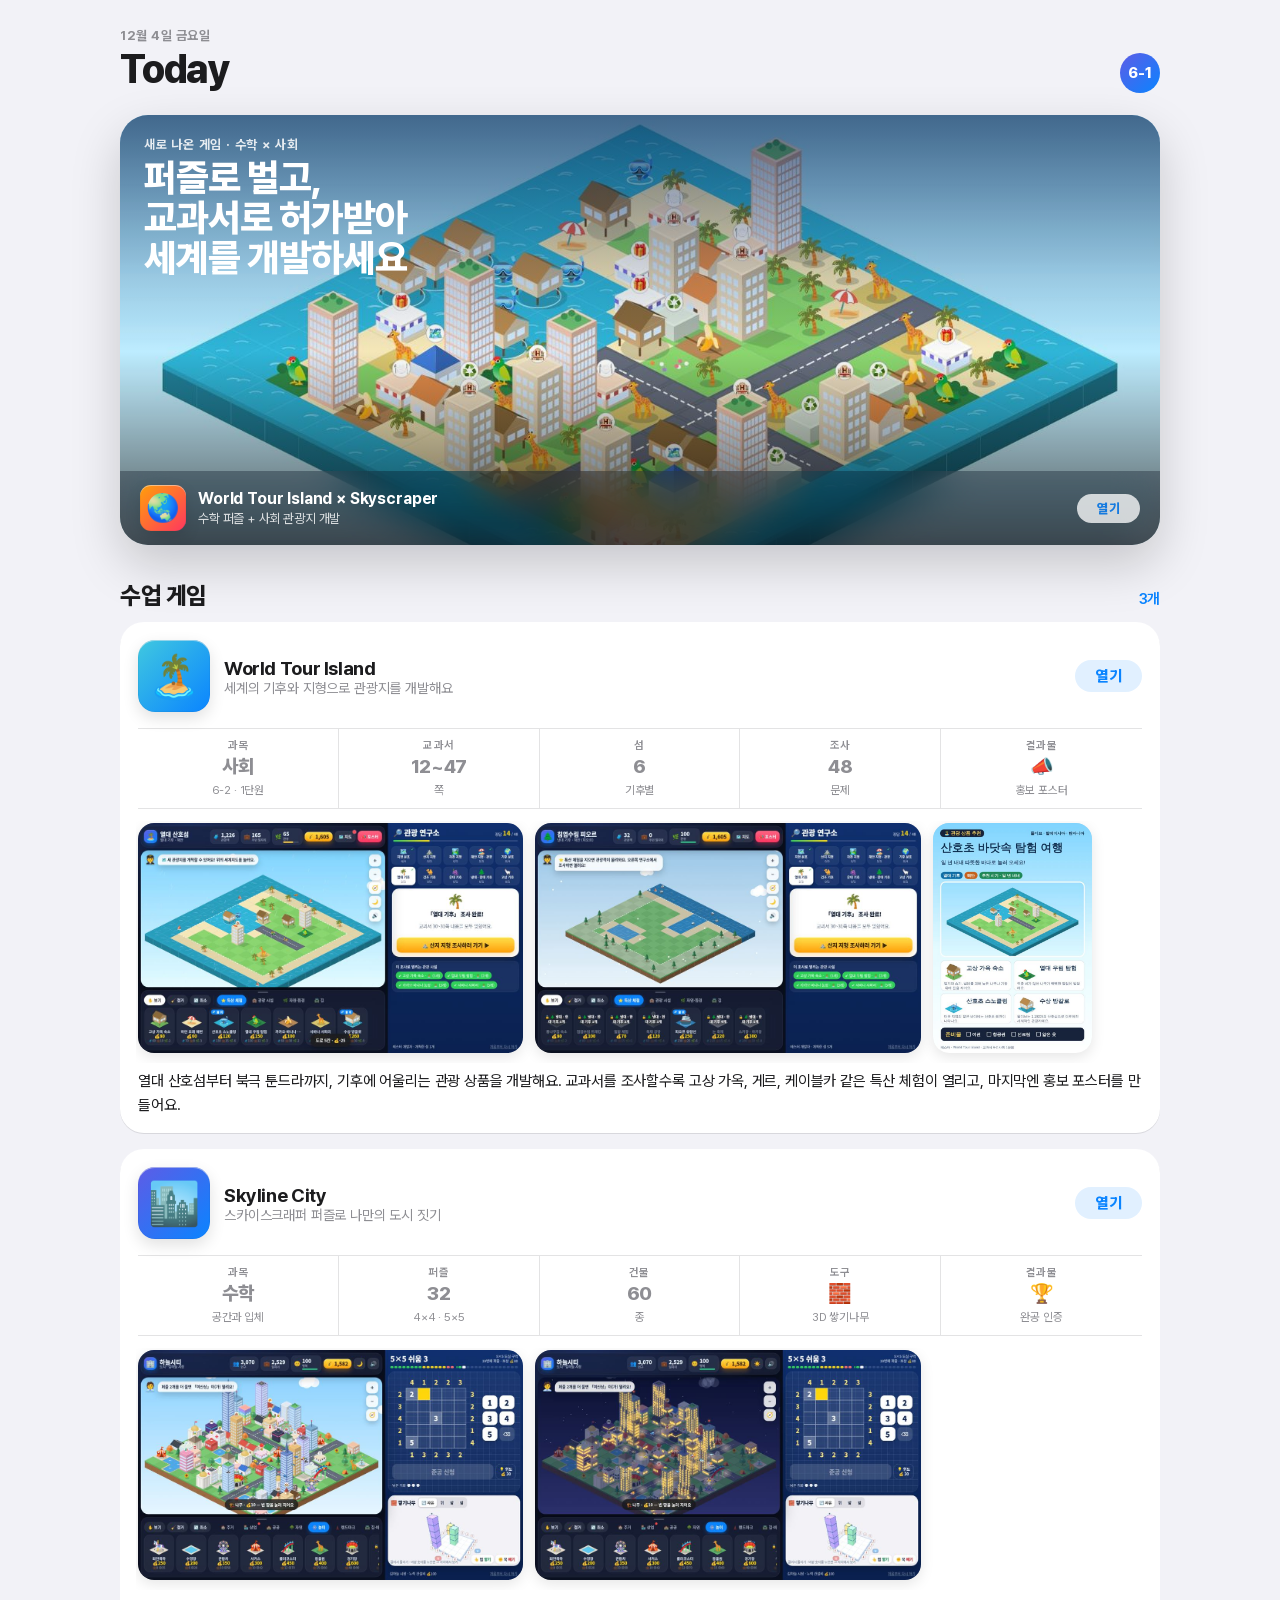
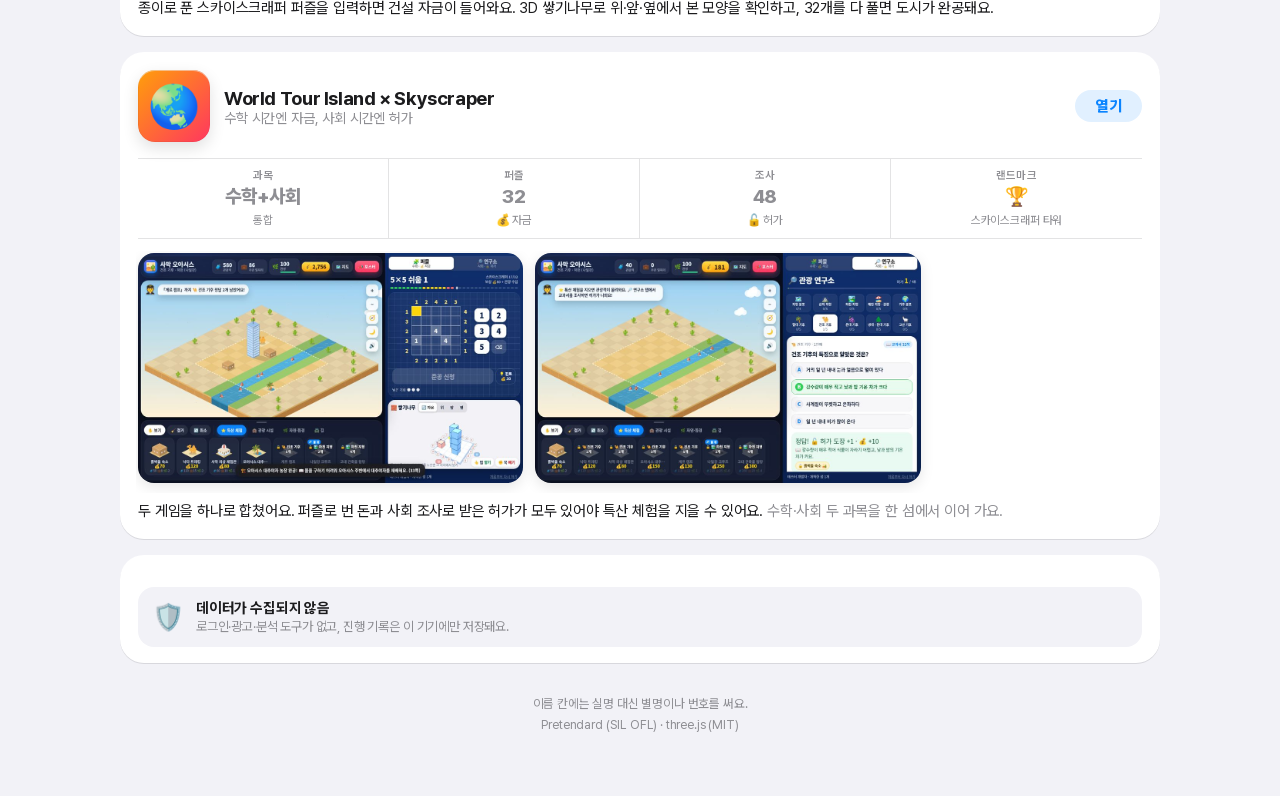
<file: index.html>
<!DOCTYPE html>
<html lang="ko">
<head>
<meta charset="utf-8">
<meta http-equiv="Content-Security-Policy" content="default-src 'none'; script-src 'self' 'unsafe-inline'; style-src 'self' 'unsafe-inline'; img-src 'self' data: blob:; font-src 'self'; connect-src 'none'; form-action 'none'; base-uri 'none'">
<meta name="referrer" content="no-referrer">
<meta name="robots" content="noindex, nofollow">
<meta name="viewport" content="width=device-width, initial-scale=1, viewport-fit=cover">
<title>Class Arcade · 6학년 수업 게임</title>
<link href="lib/fonts/pretendard.css" rel="stylesheet">
<style>
:root{
  --f:"Pretendard Variable",Pretendard,-apple-system,BlinkMacSystemFont,"Apple SD Gothic Neo","Noto Sans KR","Noto Sans CJK KR",system-ui,sans-serif;
  --emoji:"Apple Color Emoji","Segoe UI Emoji","Noto Color Emoji",sans-serif;
  --bg:#F2F2F7; --card:#FFFFFF; --label:#1C1C1E; --sec:#8E8E93; --sep:rgba(60,60,67,.14); --blue:#0A84FF;
  box-sizing:border-box;
  padding-top:env(safe-area-inset-top,0px); padding-bottom:env(safe-area-inset-bottom,0px);
}
@media (prefers-color-scheme:dark){ :root:not([data-theme="light"]){--bg:#000;--card:#1C1C1E;--label:#F2F2F7;--sec:#98989F;--sep:rgba(255,255,255,.12)} }
:root[data-theme="dark"]{--bg:#000;--card:#1C1C1E;--label:#F2F2F7;--sec:#98989F;--sep:rgba(255,255,255,.12)}
*,*::before,*::after{box-sizing:inherit}
html{scroll-padding-top:env(safe-area-inset-top,0px)}
body{margin:0;background:var(--bg);color:var(--label);font-family:var(--f);-webkit-font-smoothing:antialiased;letter-spacing:-.01em}
a{color:inherit;text-decoration:none}
.wrap{width:min(1080px,100%);margin:0 auto;padding:28px 20px 60px}
.date{font-size:13px;font-weight:700;color:var(--sec);text-transform:uppercase;letter-spacing:.04em}
.top{display:flex;align-items:flex-end;justify-content:space-between;gap:12px;margin-bottom:22px}
h1{font-size:40px;font-weight:800;letter-spacing:-.03em;margin:2px 0 0}
.me{width:40px;height:40px;border-radius:50%;display:grid;place-items:center;background:linear-gradient(135deg,#5E5CE6,#0A84FF);color:#fff;font-weight:800;font-size:15px}

/* 투데이 카드 */
.hero{position:relative;display:block;border-radius:28px;overflow:hidden;min-height:430px;color:#fff;box-shadow:0 20px 50px rgba(0,0,0,.18);transition:transform .25s ease}
.hero:active{transform:scale(.985)}
.hero img{position:absolute;inset:0;width:100%;height:100%;object-fit:cover;object-position:center 70%}
.hero::after{content:'';position:absolute;inset:0;background:linear-gradient(180deg,rgba(8,30,70,.62) 0%,rgba(8,30,70,.15) 38%,rgba(0,0,0,0) 55%,rgba(0,0,0,.65) 100%)}
.hero .tx{position:absolute;left:24px;right:24px;top:22px;z-index:1}
.hero .kick{font-size:13px;font-weight:700;letter-spacing:.06em;text-transform:uppercase;opacity:.85}
.hero h2{font-size:38px;font-weight:800;letter-spacing:-.03em;margin:6px 0 0;line-height:1.05;max-width:560px}
.hero .bar{position:absolute;left:0;right:0;bottom:0;z-index:1;display:flex;align-items:center;gap:12px;padding:14px 20px;background:rgba(30,30,40,.35);-webkit-backdrop-filter:blur(20px) saturate(180%);backdrop-filter:blur(20px) saturate(180%)}
.hero .bar .nm{flex:1;min-width:0}
.hero .bar b{display:block;font-size:16px;font-weight:700}
.hero .bar span{font-size:13px;opacity:.8}

h3.sec{font-size:24px;font-weight:800;letter-spacing:-.02em;margin:36px 0 12px;display:flex;justify-content:space-between;align-items:baseline}
h3.sec small{font-size:15px;font-weight:600;color:var(--blue)}

/* 앱 카드 */
.app{background:var(--card);border-radius:24px;padding:18px 18px 16px;margin-bottom:16px;box-shadow:0 1px 0 var(--sep)}
.row{display:flex;align-items:center;gap:14px}
.icon{flex:0 0 auto;width:72px;height:72px;border-radius:17px;display:grid;place-items:center;font-size:42px;font-family:var(--emoji);box-shadow:inset 0 0 0 .5px rgba(0,0,0,.08),inset 0 1px 0 rgba(255,255,255,.5),0 6px 16px rgba(0,0,0,.12)}
.icon.s{width:46px;height:46px;border-radius:11px;font-size:27px}
.info{flex:1;min-width:0}
.info b{display:block;font-size:19px;font-weight:700;letter-spacing:-.02em}
.info span{display:block;font-size:14px;color:var(--sec);white-space:nowrap;overflow:hidden;text-overflow:ellipsis}
.get{flex:0 0 auto;border:0;border-radius:999px;background:rgba(10,132,255,.12);color:var(--blue);font-family:var(--f);font-weight:800;font-size:15px;padding:7px 20px;letter-spacing:.02em;cursor:pointer}
.hero .get{background:rgba(255,255,255,.95);color:var(--blue)}
.meta{display:flex;gap:0;margin:16px 0 12px;border-top:1px solid var(--sep);border-bottom:1px solid var(--sep);overflow-x:auto;scrollbar-width:none}
.meta::-webkit-scrollbar{display:none}
.meta div{flex:1 0 110px;text-align:center;padding:10px 6px;border-right:1px solid var(--sep)}
.meta div:last-child{border-right:0}
.meta small{display:block;font-size:11px;font-weight:600;color:var(--sec);text-transform:uppercase;letter-spacing:.03em}
.meta b{display:block;font-size:19px;font-weight:800;color:var(--sec);margin:3px 0 1px;letter-spacing:-.02em}
.meta span{font-size:11.5px;color:var(--sec)}
.shots{display:flex;gap:12px;overflow-x:auto;scroll-snap-type:x mandatory;padding:2px 2px 10px;margin:0 -2px}
.shots img{flex:0 0 auto;height:230px;border-radius:16px;scroll-snap-align:start;box-shadow:inset 0 0 0 1px var(--sep),0 4px 14px rgba(0,0,0,.1);background:#ddd}
.desc{font-size:15px;line-height:1.6;margin:6px 0 0;color:var(--label)}
.desc em{font-style:normal;color:var(--sec)}
.privacy{display:flex;gap:12px;align-items:center;margin-top:14px;padding:12px 14px;border-radius:16px;background:var(--bg)}
.privacy .pi{font-size:26px;font-family:var(--emoji)}
.privacy b{display:block;font-size:14.5px}
.privacy span{font-size:13px;color:var(--sec)}
.foot{margin-top:30px;font-size:12.5px;color:var(--sec);line-height:1.7;text-align:center}
@media (max-width:640px){ h1{font-size:34px} .hero{min-height:360px} .hero h2{font-size:30px} .shots img{height:170px} .icon{width:64px;height:64px;font-size:36px} }
</style>
</head>
<body>
<div class="wrap">
  <div class="top">
    <div><div class="date" id="date"></div><h1>Today</h1></div>
    <div class="me" aria-hidden="true">6-1</div>
  </div>

  <a class="hero" href="combo/">
    <img src="assets/hero.jpg" alt="World Tour Island로 개발한 열대 산호섬">
    <div class="tx"><div class="kick">새로 나온 게임 · 수학 × 사회</div><h2>퍼즐로 벌고,<br>교과서로 허가받아<br>세계를 개발하세요</h2></div>
    <div class="bar">
      <div class="icon s" style="background:linear-gradient(135deg,#FF9F0A,#FF375F)">🌏</div>
      <div class="nm"><b>World Tour Island × Skyscraper</b><span>수학 퍼즐 + 사회 관광지 개발</span></div>
      <span class="get">열기</span>
    </div>
  </a>

  <h3 class="sec">수업 게임 <small>3개</small></h3>

  <section class="app">
    <div class="row">
      <div class="icon" style="background:linear-gradient(135deg,#40C8E0,#0A84FF)">🏝️</div>
      <div class="info"><b>World Tour Island</b><span>세계의 기후와 지형으로 관광지를 개발해요</span></div>
      <a class="get" href="world/">열기</a>
    </div>
    <div class="meta">
      <div><small>과목</small><b>사회</b><span>6-2 · 1단원</span></div>
      <div><small>교과서</small><b>12~47</b><span>쪽</span></div>
      <div><small>섬</small><b>6</b><span>기후별</span></div>
      <div><small>조사</small><b>48</b><span>문제</span></div>
      <div><small>결과물</small><b>📣</b><span>홍보 포스터</span></div>
    </div>
    <div class="shots"><img src="assets/world-1.jpg" alt="열대 산호섬 개발 화면"><img src="assets/world-3.jpg" alt="침엽수림 피오르 섬"><img src="assets/world-2.jpg" alt="관광 상품 홍보 포스터"></div>
    <p class="desc">열대 산호섬부터 북극 툰드라까지, 기후에 어울리는 관광 상품을 개발해요. 교과서를 조사할수록 고상 가옥, 게르, 케이블카 같은 특산 체험이 열리고, 마지막엔 홍보 포스터를 만들어요.</p>
  </section>

  <section class="app">
    <div class="row">
      <div class="icon" style="background:linear-gradient(135deg,#5E5CE6,#0A84FF)">🏙️</div>
      <div class="info"><b>Skyline City</b><span>스카이스크래퍼 퍼즐로 나만의 도시 짓기</span></div>
      <a class="get" href="skyline/">열기</a>
    </div>
    <div class="meta">
      <div><small>과목</small><b>수학</b><span>공간과 입체</span></div>
      <div><small>퍼즐</small><b>32</b><span>4×4 · 5×5</span></div>
      <div><small>건물</small><b>60</b><span>종</span></div>
      <div><small>도구</small><b>🧱</b><span>3D 쌓기나무</span></div>
      <div><small>결과물</small><b>🏆</b><span>완공 인증</span></div>
    </div>
    <div class="shots"><img src="assets/skyline-1.jpg" alt="스카이라인 시티 도시 화면"><img src="assets/skyline-2.jpg" alt="스카이라인 시티 야경"></div>
    <p class="desc">종이로 푼 스카이스크래퍼 퍼즐을 입력하면 건설 자금이 들어와요. 3D 쌓기나무로 위·앞·옆에서 본 모양을 확인하고, 32개를 다 풀면 도시가 완공돼요.</p>
  </section>

  <section class="app">
    <div class="row">
      <div class="icon" style="background:linear-gradient(135deg,#FF9F0A,#FF375F)">🌏</div>
      <div class="info"><b>World Tour Island × Skyscraper</b><span>수학 시간엔 자금, 사회 시간엔 허가</span></div>
      <a class="get" href="combo/">열기</a>
    </div>
    <div class="meta">
      <div><small>과목</small><b>수학+사회</b><span>통합</span></div>
      <div><small>퍼즐</small><b>32</b><span>💰 자금</span></div>
      <div><small>조사</small><b>48</b><span>🔓 허가</span></div>
      <div><small>랜드마크</small><b>🏆</b><span>스카이스크래퍼 타워</span></div>
    </div>
    <div class="shots"><img src="assets/combo-1.jpg" alt="합친 버전 사막 섬 화면"><img src="assets/combo-2.jpg" alt="합친 버전 연구소 화면"></div>
    <p class="desc">두 게임을 하나로 합쳤어요. 퍼즐로 번 돈과 사회 조사로 받은 허가가 모두 있어야 특산 체험을 지을 수 있어요. <em>수학·사회 두 과목을 한 섬에서 이어 가요.</em></p>
  </section>

  <section class="app">
    <div class="privacy"><span class="pi">🛡️</span><div><b>데이터가 수집되지 않음</b><span>로그인·광고·분석 도구가 없고, 진행 기록은 이 기기에만 저장돼요.</span></div></div>
  </section>

  <div class="foot">이름 칸에는 실명 대신 별명이나 번호를 써요.<br>Pretendard (SIL OFL) · three.js (MIT)</div>
</div>
<script>
try{ const d = new Date(); document.getElementById('date').textContent = d.toLocaleDateString('ko-KR', {month:'long', day:'numeric', weekday:'long'}); }catch(e){}
</script>
</body>
</html>
</file>
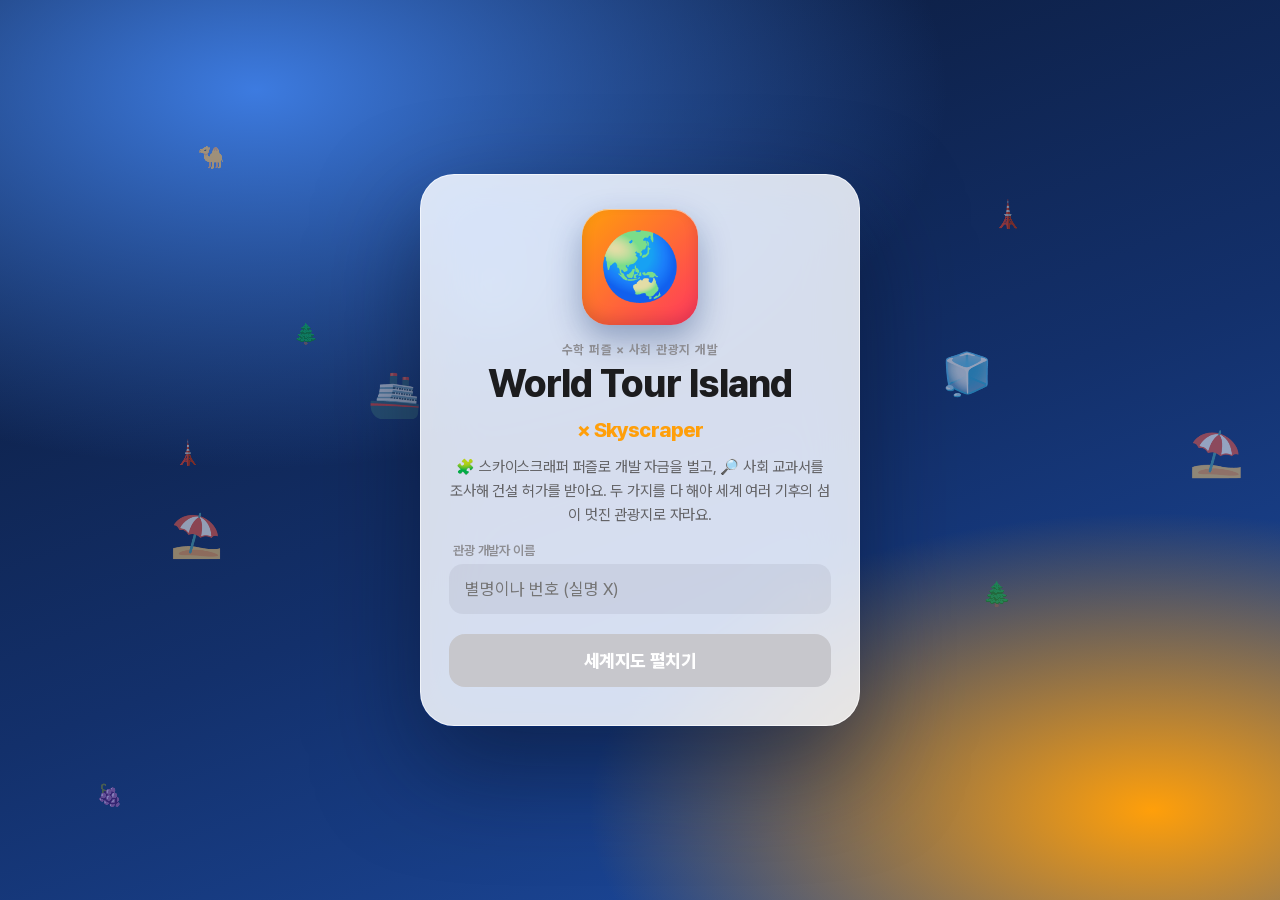
<file: combo/index.html>
<!DOCTYPE html>
<html lang="ko">
<head>
<meta charset="utf-8">
<meta http-equiv="Content-Security-Policy" content="default-src 'none'; script-src 'self' 'unsafe-inline'; style-src 'self' 'unsafe-inline'; img-src 'self' data: blob:; font-src 'self'; connect-src 'none'; form-action 'none'; base-uri 'none'">
<meta name="referrer" content="no-referrer">
<meta name="robots" content="noindex, nofollow">
<meta name="viewport" content="width=device-width, initial-scale=1, viewport-fit=cover">
<title>World Tour Island × Skyscraper</title>
<link href="../lib/fonts/pretendard.css" rel="stylesheet">
<script src="../lib/three.min.js"></script>
<style>

:root{
  --ink:#16233A; --muted:#5A6B84; --paper:#EAF1F8; --card:#FFFFFF; --line:rgba(22,35,58,.1);
  --bp:#1C57A5; --bp-deep:#0F3B78; --bp-grid:rgba(255,255,255,.12);
  --gold:#FFC83D; --gold-deep:#E0A300; --gold-ink:#3A2A00;
  --mint:#2FBF83; --coral:#F0555B; --sky:#5CB8FF;
  --game-bg:#1B2B4A; --game-panel:#22375C; --game-panel-2:#2A4470; --game-ink:#EAF2FF;
  --display:"Do Hyeon","Apple SD Gothic Neo","Malgun Gothic",sans-serif;
  --body:"Noto Sans KR","Apple SD Gothic Neo","Malgun Gothic",sans-serif;
  --emoji:"Apple Color Emoji","Segoe UI Emoji","Noto Color Emoji","Segoe UI Symbol",sans-serif;
  box-sizing:border-box;
  padding-top:env(safe-area-inset-top,0px);
  padding-bottom:env(safe-area-inset-bottom,0px);
}
@media (prefers-color-scheme:dark){
  :root:not([data-theme="light"]){--ink:#E4ECF7;--muted:#9AABC2;--paper:#0E1522;--card:#172234;--line:rgba(255,255,255,.1);--bp:#174985;--bp-deep:#0D2F5E}
}
:root[data-theme="dark"]{--ink:#E4ECF7;--muted:#9AABC2;--paper:#0E1522;--card:#172234;--line:rgba(255,255,255,.1);--bp:#174985;--bp-deep:#0D2F5E}
*,*::before,*::after{box-sizing:inherit}
html{scroll-padding-top:env(safe-area-inset-top,0px)}
html,body{height:100%;margin:0}
body{background:var(--game-bg);color:var(--ink);font-family:var(--body);-webkit-tap-highlight-color:transparent;overscroll-behavior:none}
button{font-family:inherit;cursor:pointer;color:inherit}
button:focus-visible,input:focus-visible{outline:3px solid var(--gold);outline-offset:2px}
.hidden{display:none!important}

/* ===== 시작 화면 ===== */
#intro{position:fixed;inset:0;overflow:auto;display:grid;place-items:center;padding:24px;z-index:80;
  background:radial-gradient(120% 80% at 50% 110%,#FFB48A 0%,#7E8BE0 45%,#1B2B4A 100%)}
#introSky{position:absolute;inset:0;width:100%;height:100%;pointer-events:none}
.intro-card{position:relative;width:min(480px,100%);background:rgba(255,255,255,.96);color:#16233A;border-radius:24px;padding:30px 26px;box-shadow:0 30px 80px rgba(8,16,40,.45)}
.logo{font-family:var(--display);font-size:54px;line-height:.95;margin:0;color:#1C57A5;letter-spacing:-.01em}
.logo span{display:block;font-size:20px;color:#E07A2E;margin-bottom:6px;letter-spacing:.02em}
.intro-card p{margin:12px 0 4px;color:#5A6B84;line-height:1.6;font-size:15px}
.intro-card label{display:block;font-weight:700;font-size:14px;margin:16px 0 6px}
.intro-card input{width:100%;font:inherit;font-size:18px;padding:12px 14px;border-radius:12px;border:2px solid #C9D6E6;background:#fff;color:#16233A}
.cta{width:100%;margin-top:22px;padding:16px;border:0;border-radius:16px;background:linear-gradient(#FFD25A,#FFB800);color:#3A2A00;font-family:var(--display);font-size:26px;box-shadow:0 5px 0 #D08F00}
.cta:active{transform:translateY(3px);box-shadow:0 2px 0 #D08F00}
.cta:disabled{filter:grayscale(.7);opacity:.6}
.continue{margin-top:12px;font-size:14px;color:#5A6B84;text-align:center}

/* ===== 게임 레이아웃 ===== */
#app{display:none;height:100%;min-height:0}
#app.on{display:grid;grid-template-columns:minmax(0,1fr) minmax(430px,480px)}
.zone-game{position:relative;display:flex;flex-direction:column;min-height:0;background:var(--game-bg);color:var(--game-ink)}
.zone-puzzle{display:flex;flex-direction:column;min-height:0;background:var(--bp);color:#fff;border-left:4px solid #0B2A55}

/* 상단 HUD */
.hud{display:flex;align-items:center;gap:8px;padding:10px 12px;background:linear-gradient(#22375C,#1F3254);border-bottom:1px solid rgba(255,255,255,.06);flex-wrap:wrap;position:relative;z-index:3}
.cityblock{display:flex;align-items:center;gap:10px;margin-right:auto;min-width:0}
.rank-badge{width:44px;height:44px;border-radius:14px;display:grid;place-items:center;font-size:26px;background:linear-gradient(#3B5A92,#2A4470);box-shadow:inset 0 -3px 0 rgba(0,0,0,.25);font-family:var(--emoji)}
.cityname{font-family:var(--display);font-size:24px;line-height:1.05;white-space:nowrap;overflow:hidden;text-overflow:ellipsis;max-width:220px}
.cityname small{display:block;font-family:var(--body);font-size:12px;opacity:.75}
.chip{display:flex;align-items:center;gap:6px;padding:5px 10px 5px 8px;border-radius:12px;background:rgba(255,255,255,.08);white-space:nowrap}
.chip .ic{font-family:var(--emoji);font-size:18px}
.chip b{font-family:var(--display);font-weight:400;font-size:20px;line-height:1}
.chip small{display:block;font-size:10px;opacity:.7;line-height:1}
.chip.coin{background:linear-gradient(#FFD25A,#FFB800);color:#3A2A00;box-shadow:0 3px 0 #C98A00}
.chip.coin.bump{animation:bump .5s}
.chip.coin.shake{animation:shake .45s}
@keyframes bump{30%{transform:scale(1.18)}}
.meter{width:54px;height:6px;border-radius:3px;background:rgba(255,255,255,.15);overflow:hidden;margin-top:3px}
.meter i{display:block;height:100%;background:var(--mint);border-radius:3px;transition:width .4s}
.iconbtn{width:40px;height:40px;border-radius:12px;border:0;background:rgba(255,255,255,.1);font-size:18px;font-family:var(--emoji)}

/* 지도 */
.map{position:relative;flex:1;min-height:0;overflow:hidden;touch-action:none}
#city{position:absolute;inset:0;width:100%;height:100%;display:block}
.advisor{position:absolute;left:12px;top:12px;display:flex;align-items:flex-start;gap:8px;max-width:min(420px,70%);pointer-events:none;z-index:2}
.advisor .face{font-size:30px;font-family:var(--emoji);filter:drop-shadow(0 2px 2px rgba(0,0,0,.3))}
.advisor .bubble{background:rgba(255,255,255,.95);color:#16233A;padding:9px 13px;border-radius:14px 14px 14px 4px;font-size:14px;font-weight:700;line-height:1.45;box-shadow:0 6px 16px rgba(0,0,0,.2)}
.maptools{position:absolute;right:12px;top:12px;display:flex;flex-direction:column;gap:6px;z-index:2}
.maptools button{width:42px;height:42px;border-radius:12px;border:0;background:rgba(255,255,255,.92);color:#16233A;font-size:20px;font-weight:900;box-shadow:0 3px 8px rgba(0,0,0,.2);font-family:var(--emoji)}
.modehint{position:absolute;left:50%;bottom:12px;transform:translateX(-50%);background:rgba(16,26,48,.88);color:#fff;padding:8px 14px;border-radius:999px;font-size:14px;font-weight:700;white-space:nowrap;pointer-events:none;z-index:2;max-width:92%;overflow:hidden;text-overflow:ellipsis}
.modehint:empty{display:none}
.floaty{position:absolute;pointer-events:none;font-family:var(--display);font-size:22px;color:#FFE27A;text-shadow:0 2px 0 rgba(0,0,0,.4);animation:floaty 1s forwards;z-index:3}
@keyframes floaty{to{transform:translateY(-46px);opacity:0}}

/* 건설 메뉴 */
.buildbar{background:linear-gradient(#22375C,#1B2E50);border-top:1px solid rgba(255,255,255,.06);padding:8px 10px 10px;position:relative;z-index:3}
.bb-top{display:flex;gap:6px;align-items:center;overflow-x:auto;scrollbar-width:none;padding-bottom:6px}
.bb-top::-webkit-scrollbar{display:none}
.tool{border:0;border-radius:12px;padding:8px 11px;background:rgba(255,255,255,.08);color:var(--game-ink);font-size:14px;font-weight:700;white-space:nowrap}
.tool.on{background:#fff;color:#16233A}
.tool.danger.on{background:var(--coral);color:#fff}
.sep{width:1px;align-self:stretch;background:rgba(255,255,255,.12);margin:2px 4px}
.cat{border:0;border-radius:12px;padding:8px 12px;background:transparent;color:rgba(234,242,255,.7);font-size:14px;font-weight:700;white-space:nowrap;position:relative}
.cat.on{background:var(--game-panel-2);color:#fff}
.cat .new{position:absolute;top:2px;right:2px;width:8px;height:8px;border-radius:50%;background:var(--coral)}
.cards{display:flex;gap:8px;overflow-x:auto;padding:2px 2px 4px;scroll-snap-type:x proximity;scrollbar-width:thin}
.card{flex:0 0 96px;scroll-snap-align:start;border:2px solid transparent;border-radius:14px;background:var(--game-panel-2);color:var(--game-ink);padding:6px 6px 7px;text-align:center;position:relative}
.card canvas{width:84px;height:66px;display:block;margin:0 auto}
.card .nm{font-size:12.5px;font-weight:700;line-height:1.2;margin-top:2px;white-space:nowrap;overflow:hidden;text-overflow:ellipsis}
.card .cost{font-family:var(--display);font-size:16px;color:#FFD25A;line-height:1.1}
.card .eff{font-size:10.5px;opacity:.75;white-space:nowrap}
.card.on{border-color:var(--gold);background:#35558A;box-shadow:0 0 0 3px rgba(255,200,61,.25)}
.card.poor .cost{color:#FF9A9E}
.card.locked{background:rgba(255,255,255,.04);color:rgba(234,242,255,.45)}
.card.locked canvas{filter:grayscale(1) brightness(.6);opacity:.5}
.card.locked .lock{position:absolute;inset:6px 6px auto;height:66px;display:grid;place-items:center;font-size:12px;font-weight:900;color:#fff;text-shadow:0 1px 2px #000}
.card .newtag{position:absolute;top:-6px;right:-6px;background:var(--coral);color:#fff;font-size:10px;font-weight:900;padding:2px 6px;border-radius:999px}

/* ===== 퍼즐 존 ===== */
.pz-head{padding:12px 16px 10px;background:linear-gradient(rgba(0,0,0,.18),rgba(0,0,0,.08));border-bottom:1px solid rgba(255,255,255,.08)}
.pz-top{display:flex;align-items:center;justify-content:space-between;gap:10px}
.pz-top h2{margin:0;font-family:var(--display);font-weight:400;font-size:28px;line-height:1}
.pz-top .zone{font-size:12px;opacity:.8;text-align:right;line-height:1.35}
.track{display:grid;grid-template-columns:repeat(32,1fr);gap:2px;margin-top:10px}
.track i{height:8px;border-radius:2px;background:rgba(255,255,255,.15)}
.track i.e{--c:#8EE3B5}.track i.m{--c:#FFD25A}.track i.h{--c:#FF8C8C}
.track i.done{background:var(--c)}
.track i.now{background:#fff;box-shadow:0 0 0 2px rgba(255,255,255,.4)}
.track i.gap{margin-left:6px}

.pz-body{padding:12px 16px;background-image:linear-gradient(var(--bp-grid) 1px,transparent 1px),linear-gradient(90deg,var(--bp-grid) 1px,transparent 1px);background-size:22px 22px}
.pz-main{display:flex;gap:14px;align-items:center;justify-content:center}
.board{--cs:44px;display:grid;justify-content:center;user-select:none}
.board .c{width:var(--cs);height:var(--cs);display:grid;place-items:center}
.board .clue{all:unset;width:var(--cs);height:var(--cs);display:grid;place-items:center;font-family:var(--display);font-size:calc(var(--cs)*.52);color:#FFE39A;cursor:pointer;border-radius:50%}
.board .clue.on{background:rgba(255,227,154,.28)}
.board .cell{border:1.5px solid rgba(255,255,255,.6);background:rgba(255,255,255,.08);margin:-0.75px;padding:0}
.board .cell button{all:unset;width:100%;height:100%;display:grid;place-items:center;cursor:pointer;font-family:var(--display);font-size:calc(var(--cs)*.58);color:#fff}
.board .cell.given{background:rgba(255,255,255,.3)}
.board .cell.given span{font-family:var(--display);font-size:calc(var(--cs)*.58);display:grid;place-items:center;width:100%;height:100%}
.board .cell.line{background:rgba(255,227,154,.2)}
.board .cell.sel{background:var(--gold)}
.board .cell.sel button{color:var(--gold-ink)}
.board .cell.hint button{color:#B9F5D6}
.board.shake{animation:shake .45s}
@keyframes shake{20%{transform:translateX(-10px)}40%{transform:translateX(9px)}60%{transform:translateX(-6px)}80%{transform:translateX(4px)}}
.pad{display:grid;grid-template-columns:repeat(2,52px);gap:7px}
.pad button{height:48px;border-radius:13px;border:0;background:#fff;color:var(--bp-deep);font-family:var(--display);font-size:26px;box-shadow:0 3px 0 rgba(0,0,0,.2)}
.pad button.erase{background:rgba(255,255,255,.18);color:#fff;font-size:18px;box-shadow:none}
.pad button:disabled{opacity:.35}
.pz-actions{display:flex;gap:8px;margin-top:12px;align-items:stretch}
.submit{flex:1;padding:12px;border:0;border-radius:14px;background:linear-gradient(#FFD25A,#FFB800);color:var(--gold-ink);font-family:var(--display);font-size:24px;box-shadow:0 4px 0 #C98A00}
.submit:active{transform:translateY(3px);box-shadow:0 1px 0 #C98A00}
.submit:disabled{filter:grayscale(.8);opacity:.5;box-shadow:none}
.hint-btn{padding:0 12px;border-radius:14px;border:2px solid rgba(255,255,255,.35);background:transparent;color:#fff;font-size:13px;font-weight:700;line-height:1.3}
.hint-btn:disabled{opacity:.35}
.pz-status{display:flex;align-items:center;justify-content:space-between;gap:10px;margin-top:8px;min-height:24px}
.tries{display:flex;gap:5px;align-items:center;font-size:12px;opacity:.9;white-space:nowrap}
.tries i{width:11px;height:11px;border-radius:50%;background:#fff;display:inline-block}
.tries i.used{background:transparent;border:2px solid rgba(255,255,255,.5)}
.msg{font-weight:700;font-size:14px;text-align:right}
.msg.bad{color:#FFD0D2}.msg.ok{color:#B9F5D6}
.stop{display:none;margin-top:8px;padding:10px;border-radius:14px;text-align:center;color:#2A1F00;font-weight:700;
  background:repeating-linear-gradient(-45deg,var(--gold) 0 16px,#23201a 16px 32px)}
.stop.on{display:block}
.stop div{background:var(--gold);display:inline-block;padding:6px 14px;border-radius:10px;font-size:14px}
.stop b{font-family:var(--display);font-weight:400;font-size:26px;display:block}

/* 3D 쌓기나무 */
.lab{flex:1;min-height:220px;display:flex;flex-direction:column;background:#EEF3F9;color:#16233A;border-top:4px solid #0B2A55}
.lab-bar{display:flex;align-items:center;gap:6px;padding:7px 10px;flex-wrap:wrap}
.lab-bar .title{font-family:var(--display);font-size:19px;margin-right:2px}
.seg{display:inline-flex;background:rgba(28,87,165,.1);border-radius:10px;padding:3px;gap:2px}
.seg button{border:0;background:transparent;color:#16233A;padding:6px 10px;border-radius:8px;font-size:13px;font-weight:700}
.seg button.on{background:#fff;color:#1C57A5;box-shadow:0 1px 3px rgba(0,0,0,.12)}
.seg.mode button.on[data-m="add"]{color:#1F8A55}.seg.mode button.on[data-m="del"]{color:#C83E44}
.lab-bar .spacer{flex:1}
#cube{flex:1;position:relative;min-height:0;touch-action:none;cursor:grab}
#cube canvas{display:block;width:100%;height:100%}
.cap{position:absolute;left:50%;top:8px;transform:translateX(-50%);background:rgba(22,35,58,.86);color:#fff;padding:6px 12px;border-radius:10px;font-size:13px;font-weight:700;pointer-events:none;white-space:nowrap;max-width:94%;overflow:hidden;text-overflow:ellipsis}
.cap:empty{display:none}
.lab-tip{position:absolute;left:8px;bottom:6px;font-size:11px;color:#5A6B84;pointer-events:none}
.nogl{position:absolute;inset:0;display:grid;place-items:center;color:#5A6B84;font-size:14px;text-align:center;padding:20px}
.pz-foot{display:flex;justify-content:space-between;align-items:center;padding:6px 12px;background:#0F3B78;font-size:12px}
.pz-foot button{background:none;border:0;color:rgba(255,255,255,.6);text-decoration:underline;font-size:12px;padding:4px}

/* ===== 모달 ===== */
.modal{position:fixed;inset:0;display:none;place-items:center;padding:20px;background:rgba(6,12,30,.6);z-index:70;backdrop-filter:blur(2px)}
.modal.on{display:grid}
.sheet{width:min(440px,100%);background:#fff;color:#16233A;border-radius:24px;padding:24px 22px 20px;text-align:center;box-shadow:0 30px 80px rgba(0,0,0,.4);animation:pop .35s cubic-bezier(.2,1.4,.4,1)}
@keyframes pop{from{transform:scale(.8);opacity:0}}
.sheet .big{font-size:52px;line-height:1;font-family:var(--emoji)}
.sheet h3{font-family:var(--display);font-weight:400;font-size:34px;margin:8px 0 2px;color:#1C57A5}
.sheet .sub{color:#5A6B84;font-size:14px;margin-bottom:14px}
.rows{text-align:left;border-radius:14px;background:#F4F7FB;padding:6px 14px;margin-bottom:12px}
.rows div{display:flex;justify-content:space-between;padding:8px 0;border-bottom:1px dashed #D4DDE9;font-size:15px}
.rows div:last-child{border:0}
.rows b{font-family:var(--display);font-weight:400;font-size:20px}
.rows .total b{color:#D98E00;font-size:24px}
.unlocks{display:flex;flex-wrap:wrap;gap:6px;justify-content:center;margin:4px 0 14px}
.unlocks span{background:#FFF4D1;border:1.5px solid #FFD25A;border-radius:999px;padding:5px 10px;font-size:13px;font-weight:700}
.unlocks .land{background:#DDF6E8;border-color:#7AD6A4}
.sheet .go{width:100%;padding:14px;border:0;border-radius:14px;background:linear-gradient(#FFD25A,#FFB800);color:#3A2A00;font-family:var(--display);font-size:24px;box-shadow:0 4px 0 #C98A00}
.steps{text-align:left;display:grid;gap:10px;margin:6px 0 16px}
.steps div{display:flex;gap:12px;align-items:center;background:#F4F7FB;border-radius:14px;padding:10px 12px;font-size:14.5px;line-height:1.45}
.steps .n{font-size:28px;font-family:var(--emoji)}
.cert-img{width:100%;border-radius:14px;margin:4px 0 10px;display:block;background:#1B2B4A}
.cert-code{font-family:var(--display);font-size:30px;letter-spacing:.06em;background:#FFF4D1;border-radius:12px;padding:8px;margin-bottom:6px}

.toast{position:fixed;left:50%;bottom:calc(env(safe-area-inset-bottom,0px) + 22px);transform:translate(-50%,20px);opacity:0;background:#16233A;color:#fff;padding:12px 18px;border-radius:14px;font-weight:700;font-size:15px;transition:.25s;z-index:90;pointer-events:none;max-width:90vw;text-align:center;box-shadow:0 8px 24px rgba(0,0,0,.3)}
.toast.on{opacity:1;transform:translate(-50%,0)}

/* ===== 좁은 화면 ===== */
@media (max-width:999px){
  #app.on{display:flex;flex-direction:column;height:auto;min-height:100%}
  .zone-game{height:min(78vh,640px)}
  .zone-puzzle{border-left:0;border-top:4px solid #0B2A55}
  .lab{height:420px;flex:none}
  .cityname{max-width:140px}
}
@media (prefers-reduced-motion:reduce){*{animation:none!important;transition:none!important}}

/* ===== 월드 투어 전용 ===== */
#intro{background:radial-gradient(120% 80% at 50% 110%,#FFD08A 0%,#5BB7E8 50%,#12406B 100%)}
.logo{color:#0F6FA8}.logo span{color:#E07A2E}
.isl-badge{display:flex;align-items:center;gap:10px;margin-right:auto;min-width:0;border:0;background:transparent;padding:0;text-align:left;color:inherit}
.isl-badge .ic{width:46px;height:46px;border-radius:14px;display:grid;place-items:center;font-size:28px;background:linear-gradient(#3B8AC2,#2A6A9E);box-shadow:inset 0 -3px 0 rgba(0,0,0,.25);font-family:var(--emoji)}
.isl-badge b{font-family:var(--display);font-weight:400;font-size:23px;line-height:1.05;display:block;white-space:nowrap}
.isl-badge small{font-size:12px;opacity:.8;white-space:nowrap}
.hudbtn{height:40px;border-radius:12px;border:0;background:rgba(255,255,255,.12);color:#fff;font-size:14px;font-weight:700;padding:0 12px;white-space:nowrap;position:relative}
.hudbtn .dot{position:absolute;top:-3px;right:-3px;width:12px;height:12px;border-radius:50%;background:var(--coral);box-shadow:0 0 0 2px #22375C;animation:bump 1s infinite}
.hudbtn.poster{background:linear-gradient(#FF8A6B,#F0555B)}
.meter i.env-good{background:#2FBF83}.meter i.env-mid{background:#FFC83D}.meter i.env-bad{background:#F0555B}
.card .tag{position:absolute;top:4px;left:4px;font-size:10px;font-weight:900;background:#3E9BD1;color:#fff;border-radius:6px;padding:1px 5px}

/* 연구소(퀴즈) */
.zone-quiz{display:flex;flex-direction:column;min-height:0;background:#0F4C7A;color:#fff;border-left:4px solid #0A3558}
.qz-head{padding:12px 16px 10px;background:linear-gradient(rgba(0,0,0,.2),rgba(0,0,0,.08))}
.qz-head .row{display:flex;align-items:baseline;justify-content:space-between;gap:10px}
.qz-head h2{margin:0;font-family:var(--display);font-weight:400;font-size:28px}
.qz-head .cnt{font-size:13px;opacity:.9}
.qz-head .cnt b{font-family:var(--display);font-weight:400;font-size:22px;color:#FFD25A}
.pbar{height:8px;border-radius:4px;background:rgba(255,255,255,.15);margin-top:8px;overflow:hidden}
.pbar i{display:block;height:100%;background:linear-gradient(90deg,#8EE3B5,#FFD25A);border-radius:4px;transition:width .5s}
.sets{display:grid;grid-template-columns:repeat(5,1fr);gap:6px;padding:10px 12px}
.set{border:0;border-radius:12px;background:rgba(255,255,255,.08);color:#fff;padding:6px 2px 5px;text-align:center;position:relative;line-height:1.15}
.set .e{font-size:20px;font-family:var(--emoji);display:block}
.set .n{font-size:11px;font-weight:700;display:block;white-space:nowrap;overflow:hidden;text-overflow:ellipsis;padding:0 2px}
.set .k{font-size:11px;opacity:.75}
.set.on{background:#fff;color:#0F4C7A}
.set.full::after{content:'✔';position:absolute;top:2px;right:5px;font-size:11px;color:#2FBF83;font-weight:900}
.qbody{flex:1;min-height:0;overflow-y:auto;padding:4px 14px 14px}
.qcard{background:#fff;color:#16233A;border-radius:18px;padding:16px 16px 14px;box-shadow:0 8px 20px rgba(0,0,0,.2)}
.qmeta{display:flex;justify-content:space-between;align-items:center;font-size:12.5px;color:#5A6B84;margin-bottom:8px}
.qmeta .pg{background:#EAF3FB;color:#0F6FA8;border-radius:999px;padding:3px 9px;font-weight:700}
.qtext{font-size:19px;font-weight:900;line-height:1.45;margin:2px 0 14px;word-break:keep-all}
.opts{display:grid;gap:8px}
.opt{display:flex;gap:10px;align-items:center;width:100%;text-align:left;border:2px solid #DCE5F0;background:#F7FAFD;border-radius:14px;padding:11px 12px;font-size:16px;font-weight:700;color:#16233A;line-height:1.35;word-break:keep-all}
.opt .l{flex:0 0 28px;height:28px;border-radius:50%;display:grid;place-items:center;background:#E3ECF7;color:#0F6FA8;font-family:var(--display);font-size:17px}
.opt:disabled{cursor:default}
.opt.wrong{border-color:#F0555B;background:#FFF0F0;color:#B3363C}
.opt.wrong .l{background:#F0555B;color:#fff}
.opt.right{border-color:#2FBF83;background:#E8FAF1;color:#137A4F}
.opt.right .l{background:#2FBF83;color:#fff}
.qcard.shake{animation:shake .45s}
.fb{margin-top:12px;border-radius:14px;padding:12px 14px;font-size:15px;line-height:1.55;word-break:keep-all}
.fb.ok{background:#E8FAF1;color:#115C3C}
.fb.no{background:#FFF4E5;color:#7A4A00}
.fb b.big{font-family:var(--display);font-weight:400;font-size:22px;display:block;margin-bottom:2px}
.fb .unl{display:flex;flex-wrap:wrap;gap:5px;margin-top:8px}
.fb .unl span{background:#FFF4D1;border:1.5px solid #FFD25A;border-radius:999px;padding:3px 9px;font-size:12.5px;font-weight:700;color:#5A4200}
.fb .unl span.isl{background:#DDF1FF;border-color:#7CC4F2;color:#0F4C7A}
.next{width:100%;margin-top:12px;padding:13px;border:0;border-radius:14px;background:linear-gradient(#FFD25A,#FFB800);color:#3A2A00;font-family:var(--display);font-size:22px;box-shadow:0 4px 0 #C98A00}
.preview{margin-top:14px;background:rgba(255,255,255,.08);border-radius:14px;padding:10px 12px}
.preview h4{margin:0 0 8px;font-size:13px;font-weight:700;opacity:.85}
.preview .list{display:flex;flex-wrap:wrap;gap:6px}
.preview .list span{font-size:12.5px;background:rgba(255,255,255,.1);border-radius:999px;padding:4px 10px}
.preview .list span.got{background:#2FBF83}
.qz-foot{display:flex;justify-content:space-between;align-items:center;padding:6px 12px;background:#0A3558;font-size:12px}
.qz-foot button{background:none;border:0;color:rgba(255,255,255,.6);text-decoration:underline;font-size:12px;padding:4px}

/* 세계지도 */
.worldsheet{width:min(980px,100%);max-height:calc(100vh - 30px);overflow:auto;background:linear-gradient(#EAF6FF,#FFFFFF);border-radius:24px;padding:20px;color:#16233A;animation:pop .35s cubic-bezier(.2,1.4,.4,1)}
.worldsheet h3{font-family:var(--display);font-weight:400;font-size:32px;margin:0;color:#0F6FA8}
.worldsheet .sub{color:#5A6B84;font-size:14px;margin:2px 0 14px}
.isles{display:grid;grid-template-columns:repeat(3,1fr);gap:12px}
.isle{border:3px solid transparent;border-radius:18px;background:#fff;padding:12px;text-align:left;box-shadow:0 4px 14px rgba(20,60,110,.12);display:flex;flex-direction:column;gap:6px;color:#16233A}
.isle .top{display:flex;align-items:center;gap:10px}
.isle .em{font-size:40px;font-family:var(--emoji)}
.isle b{font-family:var(--display);font-weight:400;font-size:22px;display:block;line-height:1.1}
.isle .tags{display:flex;gap:5px;flex-wrap:wrap}
.isle .tags span{font-size:11.5px;font-weight:700;border-radius:999px;padding:2px 8px;background:#EAF3FB;color:#0F6FA8}
.isle .tags span.t2{background:#FFF1DE;color:#A35A00}
.isle p{margin:0;font-size:13px;color:#5A6B84;line-height:1.45}
.isle .st{margin-top:auto;font-size:13px;font-weight:900;padding-top:4px}
.isle.cur{border-color:#FFB800}
.isle.lock{opacity:.55;filter:grayscale(.6)}
.isle.new .st{color:#E0542E}
@media (max-width:760px){.isles{grid-template-columns:1fr 1fr}}

/* 포스터 */
.postersheet{width:min(1000px,100%);max-height:calc(100vh - 30px);overflow:auto;background:#fff;border-radius:24px;padding:20px;color:#16233A;display:grid;grid-template-columns:1fr 1fr;gap:18px;animation:pop .35s cubic-bezier(.2,1.4,.4,1)}
.postersheet h3{font-family:var(--display);font-weight:400;font-size:30px;margin:0 0 4px;color:#E0542E}
.postersheet label{display:block;font-weight:700;font-size:13.5px;margin:12px 0 5px}
.postersheet input,.postersheet select{width:100%;font:inherit;font-size:16px;padding:10px 12px;border-radius:12px;border:2px solid #D6E0EC;background:#fff;color:#16233A}
.picks{display:flex;flex-wrap:wrap;gap:6px}
.picks button{border:2px solid #D6E0EC;background:#F7FAFD;border-radius:999px;padding:6px 11px;font-size:13.5px;font-weight:700;color:#16233A}
.picks button.on{border-color:#FFB800;background:#FFF4D1}
.two{display:grid;grid-template-columns:1fr 1fr;gap:8px}
.pv{display:flex;flex-direction:column;align-items:center;gap:8px}
.pv img{width:100%;border-radius:12px;box-shadow:0 8px 24px rgba(0,0,0,.18);background:#EEE}
.pv .note{font-size:13px;color:#5A6B84;text-align:center}
.pbtns{display:flex;gap:8px;margin-top:14px}
.pbtns button{flex:1;padding:12px;border:0;border-radius:12px;font-weight:900;font-size:15px}
.pbtns .mk{background:linear-gradient(#FFD25A,#FFB800);color:#3A2A00}
.pbtns .cl{background:#EEF2F7;color:#16233A}
.empty{background:#F4F7FB;border-radius:12px;padding:12px;font-size:13.5px;color:#5A6B84;line-height:1.5}
@media (max-width:760px){.postersheet{grid-template-columns:1fr}}

#app.on{grid-template-columns:minmax(0,1fr) minmax(430px,480px)}
.rtabs{display:grid;grid-template-columns:1fr 1fr;gap:6px;padding:8px 10px 0;background:#0A3558}
.rtabs button{border:0;border-radius:14px 14px 0 0;padding:9px 6px 8px;background:rgba(255,255,255,.08);color:rgba(255,255,255,.75);font-family:var(--display);font-size:22px;line-height:1.05}
.rtabs button span{font-family:var(--emoji)}
.rtabs button small{display:block;font-family:var(--body);font-size:11px;font-weight:700;opacity:.8}
.rtabs button.on[data-t="puzzle"]{background:var(--bp);color:#fff}
.rtabs button.on[data-t="research"]{background:#0F4C7A;color:#fff}
.rpanel{flex:1;display:flex;flex-direction:column;min-height:0}
#panelPuzzle{background:var(--bp)}
.pz-done{flex:1;display:flex;flex-direction:column;align-items:center;justify-content:center;gap:12px;padding:24px;text-align:center;font-size:17px;line-height:1.6}
.gest{position:absolute;right:8px;bottom:8px;display:flex;gap:6px;pointer-events:none;z-index:1}.gest span{background:#fff;border-radius:10px;padding:6px 10px;font-size:13px;box-shadow:0 1px 3px rgba(0,0,0,.1)}
.gest span:first-child b{color:#1F8A55}.gest span:last-child b{color:#C83E44}
.press{position:absolute;width:56px;height:56px;margin:-28px 0 0 -28px;border-radius:50%;border:4px solid #F0555B;pointer-events:none;animation:press .48s linear forwards;opacity:.9}
@keyframes press{from{transform:scale(1.6);opacity:.2}to{transform:scale(.6);opacity:1}}
@media (max-width:999px){ .rpanel{flex:none} #panelPuzzle .lab{height:420px;flex:none} }
.card{width:96px;min-width:0}
#mWorld{z-index:90}
.hud .chip small{white-space:nowrap}
@media (max-width:999px){ .zone-quiz{border-left:0;border-top:4px solid #0A3558} .qbody{overflow:visible} }
/* ===================== App Store 디자인 레이어 ===================== */
:root{
  --display:"Pretendard Variable",Pretendard,-apple-system,BlinkMacSystemFont,"Apple SD Gothic Neo","Noto Sans KR","Noto Sans CJK KR",system-ui,sans-serif;
  --body:var(--display);
  --ios-blue:#0A84FF; --ios-indigo:#5E5CE6; --ios-orange:#FF9F0A; --ios-yellow:#FFD60A; --ios-green:#30D158; --ios-red:#FF453A; --ios-pink:#FF375F; --ios-teal:#40C8E0;
  --glass:rgba(28,34,56,.72); --glass-line:rgba(255,255,255,.09);
  --gold:#FFD60A; --gold-ink:#3A2600;
}
body{font-family:var(--body);-webkit-font-smoothing:antialiased;-moz-osx-font-smoothing:grayscale;letter-spacing:-.01em;background:#0B1020}
h1,h2,h3,.logo,.cityname,.isl-badge b,.chip b,.pz-top h2,.qz-head h2,.submit,.go,.cta,.next,.card .cost,.sheet h3,.worldsheet h3,.postersheet h3,.lab-bar .title,.rtabs button,.permit-head h2,.cert h3,.cert-code,.qtext{font-weight:800!important;letter-spacing:-.025em}
.board .clue,.board .cell button,.board .cell.given span,.pad button,.stop b,.opt .l,.isle b,.qz-head .cnt b{font-weight:800!important}
button{-webkit-tap-highlight-color:transparent;transition:transform .12s ease, background-color .2s ease, box-shadow .2s ease}
button:active:not(:disabled){transform:scale(.97)}

/* ---------- 시작 화면 ---------- */
#intro{background:radial-gradient(90% 70% at 20% 10%,#3D7BE0 0%,transparent 60%),radial-gradient(80% 60% at 90% 90%,#FF9F0A 0%,transparent 55%),linear-gradient(160deg,#0A1630 0%,#13306B 55%,#1E4FA8 100%)}
.intro-card{background:rgba(255,255,255,.84);-webkit-backdrop-filter:blur(30px) saturate(180%);backdrop-filter:blur(30px) saturate(180%);border:1px solid rgba(255,255,255,.65);border-radius:34px;padding:34px 28px 26px;box-shadow:0 40px 100px rgba(5,15,40,.5);text-align:center;width:min(440px,100%)}
.appicon{width:116px;height:116px;margin:0 auto 18px;border-radius:27px;display:grid;place-items:center;font-size:66px;font-family:var(--emoji);box-shadow:0 14px 32px rgba(10,40,100,.35),inset 0 1px 0 rgba(255,255,255,.55),inset 0 -6px 14px rgba(0,0,0,.12);animation:iconIn .7s cubic-bezier(.2,1.4,.4,1)}
@keyframes iconIn{from{transform:scale(.6) rotate(-8deg);opacity:0}}
.logo{font-size:38px!important;color:#1C1C1E!important;line-height:1.05!important}
.logo span{display:block;font-size:12.5px!important;font-weight:700!important;letter-spacing:.06em!important;color:#8E8E93!important;margin-bottom:8px!important;text-transform:uppercase}
.intro-card p{color:#636366;font-size:15px;line-height:1.6;margin:12px 0 6px}
.intro-card label{text-align:left;font-size:13px;color:#8E8E93;font-weight:600;margin:16px 4px 6px}
.intro-card input{background:rgba(118,118,128,.12);border:0;border-radius:14px;font-size:17px;padding:15px 16px;color:#1C1C1E}
.intro-card input:focus{outline:none;box-shadow:0 0 0 3px rgba(10,132,255,.35);background:#fff}
.cta{background:var(--ios-blue)!important;color:#fff!important;border-radius:16px!important;font-size:18px!important;padding:16px!important;box-shadow:0 10px 24px rgba(10,132,255,.38)!important;margin-top:20px!important}
.cta:disabled{background:#C7C7CC!important;box-shadow:none!important;filter:none!important;opacity:1!important}
.rules{text-align:left;background:rgba(118,118,128,.1);border-radius:16px;color:#3A3A3C}
.rules b{color:var(--ios-blue)}
.continue{color:#8E8E93}

/* ---------- 게임 존 ---------- */
.zone-game{background:radial-gradient(120% 90% at 20% 0%,#1C2D5E 0%,#0B1020 62%)}
.hud{margin:10px 10px 0;border-radius:22px;background:var(--glass);-webkit-backdrop-filter:blur(24px) saturate(180%);backdrop-filter:blur(24px) saturate(180%);border:1px solid var(--glass-line);box-shadow:0 12px 30px rgba(0,0,0,.25);padding:8px 10px;gap:8px}
.rank-badge,.isl-badge .ic{border-radius:15px;background:linear-gradient(135deg,var(--ios-indigo),var(--ios-blue));box-shadow:0 6px 16px rgba(10,132,255,.35),inset 0 1px 0 rgba(255,255,255,.35)}
.cityname,.isl-badge b{font-size:21px!important}
.cityname small,.isl-badge small{font-size:12px;opacity:.6;font-weight:600}
.chip{background:rgba(255,255,255,.07);border-radius:14px;padding:6px 12px 6px 9px;border:1px solid rgba(255,255,255,.05)}
.chip b{font-size:18px!important}
.chip small{font-size:10.5px;opacity:.55;font-weight:600}
.chip.coin{background:linear-gradient(180deg,#FFE04A,#FF9F0A);color:var(--gold-ink);box-shadow:0 8px 18px rgba(255,159,10,.35),inset 0 1px 0 rgba(255,255,255,.65);border:0}
.meter{background:rgba(255,255,255,.12);height:5px}
.iconbtn,.hudbtn{border-radius:14px;background:rgba(255,255,255,.1);border:1px solid rgba(255,255,255,.06)}
.hudbtn{font-weight:700}
.hudbtn.poster{background:linear-gradient(180deg,#FF6482,var(--ios-pink));border:0;box-shadow:0 8px 18px rgba(255,55,95,.35)}
.map{margin:10px;border-radius:26px;box-shadow:0 24px 60px rgba(0,0,0,.4),inset 0 0 0 1px rgba(255,255,255,.06)}
.advisor{left:14px;top:14px}
.advisor .bubble{border-radius:18px 18px 18px 6px;background:rgba(255,255,255,.88);-webkit-backdrop-filter:blur(18px);backdrop-filter:blur(18px);font-weight:600;font-size:13.5px;box-shadow:0 10px 24px rgba(0,0,0,.18)}
.maptools{right:14px;top:14px}
.maptools button{border-radius:14px;background:rgba(255,255,255,.86);-webkit-backdrop-filter:blur(14px);backdrop-filter:blur(14px);box-shadow:0 8px 18px rgba(0,0,0,.18);font-size:18px}
.modehint{background:rgba(20,20,24,.78);-webkit-backdrop-filter:blur(14px);backdrop-filter:blur(14px);border-radius:999px;font-weight:600;padding:9px 16px;bottom:14px}
.buildbar{margin:0 10px 10px;border-radius:24px;background:var(--glass);-webkit-backdrop-filter:blur(24px) saturate(180%);backdrop-filter:blur(24px) saturate(180%);border:1px solid var(--glass-line);padding:12px 10px 12px;position:relative}
.buildbar::before{content:'';position:absolute;top:5px;left:50%;width:36px;height:4px;margin-left:-18px;border-radius:2px;background:rgba(255,255,255,.22)}
.bb-top{padding-top:4px}
.tool,.cat{border-radius:999px;padding:8px 14px;font-weight:700;font-size:13.5px}
.tool{background:rgba(255,255,255,.08)}
.tool.on{background:#fff;color:#1C1C1E}
.tool.danger.on{background:var(--ios-red);color:#fff}
.cat{color:rgba(235,240,255,.66)}
.cat.on{background:var(--ios-blue);color:#fff;box-shadow:0 6px 14px rgba(10,132,255,.35)}
.cat .new{background:var(--ios-red)}
.card{flex:0 0 104px;width:104px;min-width:0;border-radius:20px;background:rgba(255,255,255,.06);border:1.5px solid rgba(255,255,255,.06);padding:7px 6px 8px}
.card:hover{background:rgba(255,255,255,.1)}
.card.on{border-color:var(--ios-blue);background:rgba(10,132,255,.2);box-shadow:0 0 0 3px rgba(10,132,255,.22)}
.card .nm{font-weight:700}
.card .cost{color:var(--ios-yellow);font-size:15px!important}
.card.poor .cost{color:#FF8A84}
.card .eff{opacity:.6}
.card .tag{background:var(--ios-blue);border-radius:8px;top:6px;left:6px}
.card .newtag{background:var(--ios-red);top:-5px;right:-5px}
.card.locked{background:rgba(255,255,255,.03)}
.floaty{font-weight:900;color:var(--ios-yellow)}

/* ---------- 퍼즐 · 연구소 존 ---------- */
.zone-puzzle,.zone-quiz{background:linear-gradient(180deg,#0F2F6E 0%,#0A2150 100%)!important;border-left:0!important;padding-bottom:0}
.pz-head,.qz-head{background:transparent!important;border-bottom:0!important;padding:14px 18px 8px}
.pz-top h2,.qz-head h2{font-size:26px!important}
.pz-top .zone{opacity:.65;font-weight:600}
.track{gap:3px}.track i{height:7px;border-radius:4px}
.track i.e{--c:#30D158}.track i.m{--c:#FFD60A}.track i.h{--c:#FF6B6B}
.pz-body{margin:4px 10px 0;border-radius:24px;background-color:rgba(255,255,255,.05);border:1px solid rgba(255,255,255,.07);padding:14px 14px 12px}
.board .cell{border-color:rgba(255,255,255,.5)}
.board .cell.sel{background:var(--ios-yellow)}
.board .clue{color:#FFE27A}
.pad button{border-radius:14px;box-shadow:0 4px 10px rgba(0,0,0,.18);color:#0A2150}
.pad button.erase{background:rgba(255,255,255,.14);box-shadow:none}
.submit{background:linear-gradient(180deg,#FFE04A,#FF9F0A)!important;color:var(--gold-ink)!important;border-radius:16px!important;box-shadow:0 10px 22px rgba(255,159,10,.35)!important;font-size:21px!important}
.submit:disabled{background:rgba(255,255,255,.14)!important;color:rgba(255,255,255,.45)!important;box-shadow:none!important;filter:none!important;opacity:1!important}
.hint-btn{border-radius:16px;border:1.5px solid rgba(255,255,255,.22);font-weight:700}
.stop{border-radius:18px}
.lab{margin:10px;border-radius:24px;overflow:hidden;border-top:0!important;background:#F2F2F7!important;box-shadow:0 10px 30px rgba(0,0,0,.25)}
.lab-bar .title{font-size:17px!important}
.seg{background:rgba(118,118,128,.16);border-radius:11px}
.seg button{border-radius:8px;font-weight:600}
.seg button.on{box-shadow:0 2px 6px rgba(0,0,0,.12),0 0 0 .5px rgba(0,0,0,.04);color:#1C1C1E}
.gest span{border-radius:12px;font-weight:600;box-shadow:0 2px 8px rgba(0,0,0,.1)}
.pz-foot,.qz-foot{background:transparent!important;opacity:.85;padding:4px 16px 10px}
.pz-done{color:#fff}

/* 탭 (합친 버전) → iOS 세그먼트 */
.rtabs{margin:10px 10px 0;padding:3px!important;gap:3px!important;border-radius:13px;background:rgba(118,118,128,.28)!important}
.rtabs button{border-radius:10px!important;background:transparent!important;color:rgba(255,255,255,.7)!important;font-size:17px!important;padding:7px 4px!important}
.rtabs button.on{background:#fff!important;color:#1C1C1E!important;box-shadow:0 3px 8px rgba(0,0,0,.2)}
.rtabs button small{font-weight:600!important;opacity:.6}
#panelPuzzle{background:transparent!important}

/* 연구소 */
.pbar{height:6px;background:rgba(255,255,255,.12)}
.pbar i{background:linear-gradient(90deg,var(--ios-green),var(--ios-yellow))}
.qz-head .cnt b{color:var(--ios-yellow)}
.sets{gap:7px;padding:8px 12px}
.set{border-radius:14px;background:rgba(255,255,255,.07);border:1px solid rgba(255,255,255,.06)}
.set.on{background:#fff;color:#0A2150;box-shadow:0 6px 14px rgba(0,0,0,.25)}
.set.full::after{color:var(--ios-green)}
.qcard{border-radius:24px;box-shadow:0 14px 34px rgba(0,0,0,.28)}
.qmeta .pg{background:rgba(10,132,255,.12);color:var(--ios-blue)}
.qtext{font-size:19px!important}
.opt{border-radius:16px;border:1.5px solid #E5E5EA;background:#F7F7FA}
.opt .l{background:#E9E9EF;color:var(--ios-blue)}
.opt.right{border-color:var(--ios-green);background:#E9FBEF;color:#1B7A3D}.opt.right .l{background:var(--ios-green)}
.opt.wrong{border-color:var(--ios-red);background:#FFF0EF;color:#B3261E}.opt.wrong .l{background:var(--ios-red)}
.fb{border-radius:18px}
.next{background:linear-gradient(180deg,#FFE04A,#FF9F0A)!important;border-radius:16px!important;box-shadow:0 10px 22px rgba(255,159,10,.3)!important;font-size:19px!important}
.preview{border-radius:18px;background:rgba(255,255,255,.06);border:1px solid rgba(255,255,255,.06)}
.preview .list span.got{background:var(--ios-green)}

/* ---------- 모달 ---------- */
.modal{background:rgba(0,0,0,.42);-webkit-backdrop-filter:blur(10px);backdrop-filter:blur(10px)}
.sheet,.worldsheet,.postersheet{border-radius:30px!important;box-shadow:0 40px 100px rgba(0,0,0,.45)!important}
.sheet h3,.worldsheet h3,.postersheet h3{color:#1C1C1E!important}
.sheet .sub{color:#8E8E93}
.rows{background:#F2F2F7;border-radius:18px}
.rows .total b{color:#FF9F0A}
.unlocks span{background:#FFF8DB;border-color:#FFD60A;border-radius:999px}
.steps div{background:#F2F2F7;border-radius:18px}
.sheet .go,.go{background:var(--ios-blue)!important;color:#fff!important;border-radius:16px!important;box-shadow:0 10px 24px rgba(10,132,255,.35)!important;font-size:19px!important}
.worldsheet{background:#F2F2F7!important}
.isle{border-radius:22px;box-shadow:0 6px 18px rgba(0,0,0,.08);border-width:2.5px}
.isle.cur{border-color:var(--ios-blue)}
.isle .tags span{background:rgba(10,132,255,.1);color:var(--ios-blue)}
.isle .tags span.t2{background:rgba(255,159,10,.14);color:#C46A00}
.isle.new .st{color:var(--ios-pink)}
.postersheet input,.postersheet select{background:#F2F2F7;border:0;border-radius:12px}
.picks button{border-radius:999px;border:1.5px solid #E5E5EA;background:#fff}
.picks button.on{border-color:var(--ios-blue);background:rgba(10,132,255,.1);color:var(--ios-blue)}
.pbtns .mk{background:var(--ios-blue);color:#fff;border-radius:14px}
.pbtns .cl{border-radius:14px;background:#E5E5EA}
.cert{border-radius:30px;border:0;box-shadow:0 40px 100px rgba(0,0,0,.45)}
.cert-code{background:#FFF8DB;border-radius:14px}
.toast{background:rgba(28,28,30,.9);-webkit-backdrop-filter:blur(16px);backdrop-filter:blur(16px);border-radius:18px;font-weight:600;font-size:14.5px;padding:12px 18px}
@media (max-width:999px){ .map{margin:8px} .pz-body{margin:4px 8px 0} }


.mission{position:absolute;left:14px;bottom:14px;z-index:2;width:min(270px,44%);background:rgba(255,255,255,.9);-webkit-backdrop-filter:blur(18px);backdrop-filter:blur(18px);border-radius:18px;padding:10px 13px 11px;color:#1C1C1E;box-shadow:0 10px 26px rgba(0,0,0,.2);border:0;text-align:left;font-family:var(--body)}
.mission small{display:block;font-size:11px;font-weight:700;color:#8E8E93;letter-spacing:.02em}
.mission b{display:block;font-size:15px;font-weight:800;margin:1px 0 6px;line-height:1.3}
.mission .mbar{height:6px;border-radius:3px;background:rgba(118,118,128,.2);overflow:hidden}
.mission .mbar i{display:block;height:100%;border-radius:3px;background:linear-gradient(90deg,#30D158,#0A84FF);transition:width .5s}
.mission span{display:block;font-size:11.5px;color:#636366;margin-top:5px;font-weight:600}
.mission.done-anim{animation:mpop .6s cubic-bezier(.2,1.4,.4,1)}
@keyframes mpop{30%{transform:scale(1.08)}}
.modehint{left:auto!important;right:14px!important;transform:none!important;max-width:calc(56% - 28px)}
@media (max-width:640px){.mission{width:52%;padding:8px 10px}.mission b{font-size:13.5px}}
.set.review{grid-column:1/-1;display:flex;align-items:center;justify-content:center;gap:8px;padding:8px}
.set.review .e{display:inline;font-size:18px}.set.review .n{display:inline;font-size:13px}.set.review .k{opacity:.8}
#liteBtn.on{background:#0A84FF!important;color:#fff!important}
/* 🃏 카드 */
.hudbtn.tcgbtn{background:linear-gradient(135deg,#8E5CF7,#0A84FF);border:0;box-shadow:0 8px 18px rgba(94,92,230,.35);position:relative}
.hudbtn.tcgbtn.new::after{content:'NEW';position:absolute;top:-7px;right:-7px;background:#FF375F;color:#fff;font-size:10px;font-weight:900;padding:2px 6px;border-radius:999px;animation:bump 1s infinite}
#mCard .cardwrap{display:flex;flex-direction:column;align-items:center;gap:14px;width:min(420px,92vw)}
#cardStage{perspective:1100px;width:100%;touch-action:none}
#card3d{--rx:0deg;--ry:0deg;--hx:50%;--hy:50%;position:relative;width:100%;aspect-ratio:630/880;transform-style:preserve-3d;transform:rotateX(var(--rx)) rotateY(var(--ry));transition:transform .12s ease-out;border-radius:7%/5%}
#card3d.flip{animation:cardIn 1.1s cubic-bezier(.2,.9,.3,1.15)}
@keyframes cardIn{0%{transform:rotateY(180deg) scale(.6)}60%{transform:rotateY(-12deg) scale(1.06)}100%{transform:rotateY(0) scale(1)}}
.cface{position:absolute;inset:0;border-radius:7%/5%;overflow:hidden;backface-visibility:hidden;-webkit-backface-visibility:hidden;box-shadow:0 30px 70px rgba(0,0,0,.5)}
.cface img{width:100%;height:100%;display:block;-webkit-touch-callout:default}
.cface.back{transform:rotateY(180deg);display:grid;place-items:center;background:radial-gradient(circle at 50% 40%,#3D7BE0,#0A1630);color:#fff;text-align:center;font-weight:900;letter-spacing:.08em}
.cface.back div{font-size:64px;line-height:1.2}.cface.back b{display:block;font-size:18px}
.holo{position:absolute;inset:0;pointer-events:none;mix-blend-mode:color-dodge;opacity:.0;background:linear-gradient(115deg,transparent 20%,rgba(255,80,200,.55) 36%,rgba(255,240,120,.55) 46%,rgba(80,255,200,.55) 56%,rgba(80,160,255,.55) 66%,transparent 80%);background-size:220% 220%;background-position:var(--hx) var(--hy)}
#card3d[data-tier="RARE"] .holo{opacity:.18}
#card3d[data-tier="EPIC"] .holo{opacity:.32}
#card3d[data-tier="LEGENDARY"] .holo{opacity:.5}
#card3d[data-tier="SECRET"] .holo{opacity:.7}
.cardnote{color:#fff;font-size:15px;font-weight:600;text-align:center;text-shadow:0 2px 8px rgba(0,0,0,.4)}
.cardnote b{color:#FFD60A}
.cardtip{color:rgba(255,255,255,.7);font-size:12.5px;text-align:center}
.cardbtns button{border:0;border-radius:999px;padding:11px 28px;background:rgba(255,255,255,.92);color:#1C1C1E;font-weight:800;font-size:15px}
/* 🎁 럭키 상자 */
.lucky{position:fixed;left:50%;top:42%;transform:translate(-50%,-50%) scale(.6);opacity:0;z-index:95;pointer-events:none;text-align:center;color:#fff;text-shadow:0 4px 14px rgba(0,0,0,.45)}
.lucky.on{animation:lucky 2.2s ease forwards}
@keyframes lucky{0%{opacity:0;transform:translate(-50%,-50%) scale(.4)}15%{opacity:1;transform:translate(-50%,-50%) scale(1.15)}25%{transform:translate(-50%,-50%) scale(1)}80%{opacity:1}100%{opacity:0;transform:translate(-50%,-60%) scale(1)}}
.lk-box{font-size:96px;font-family:"Apple Color Emoji","Segoe UI Emoji","Noto Color Emoji",sans-serif;animation:wob .5s ease 2}
@keyframes wob{25%{transform:rotate(-10deg)}75%{transform:rotate(10deg)}}
.lk-t{font-size:26px;font-weight:900}.lk-c{font-size:34px;font-weight:900;color:#FFD60A}
.streak{display:inline-block;margin-left:6px;font-size:15px;background:linear-gradient(180deg,#FF9F0A,#FF375F);color:#fff;border-radius:999px;padding:2px 10px;vertical-align:middle}

</style>
</head>
<body>

<section id="intro">
  <canvas id="introSky"></canvas>
  <div class="intro-card">
    <div class="appicon" style="background:linear-gradient(135deg,#FF9F0A,#FF375F)">🌏</div>
    <h1 class="logo"><span>수학 퍼즐 × 사회 관광지 개발</span>World Tour Island<br><small style="font-size:.55em;color:#FF9F0A">× Skyscraper</small></h1>
    <p>🧩 스카이스크래퍼 퍼즐로 개발 자금을 벌고, 🔎 사회 교과서를 조사해 건설 허가를 받아요. 두 가지를 다 해야 세계 여러 기후의 섬이 멋진 관광지로 자라요.</p>
    <label for="nm">관광 개발자 이름</label>
    <input id="nm" maxlength="10" autocomplete="off" placeholder="별명이나 번호 (실명 X)">
    <button class="cta" id="startBtn" disabled>세계지도 펼치기</button>
    <div class="continue" id="continueNote"></div>
  </div>
</section>

<div id="app">
  <section class="zone-game">
    <div class="hud">
      <button class="isl-badge" id="islBtn" aria-label="세계지도 열기"><span class="ic" id="islIcon">🏝️</span><span><b id="islName"></b><small id="islSub"></small></span></button>
      <div class="chip"><span class="ic">🧳</span><div><b id="sVis">0</b><small>관광객</small></div></div>
      <div class="chip"><span class="ic">💼</span><div><b id="sJob">0</b><small>주민 일자리</small></div></div>
      <div class="chip"><span class="ic">🌿</span><div><b id="sEnv">0</b><small>환경</small><div class="meter"><i id="envBar"></i></div></div></div>
      <div class="chip coin" id="coinChip"><span class="ic">💰</span><b id="sCoin">0</b></div>
      <button class="hudbtn" id="mapBtn">🗺️ 지도</button>
      <button class="hudbtn poster" id="posterBtn">📣 포스터</button>
      <button class="hudbtn tcgbtn" id="cardBtn" aria-label="내 카드">🃏</button>
    </div>
    <div class="map" id="map">
      <canvas id="city"></canvas>
      <div class="advisor"><div class="face">🧑‍✈️</div><div class="bubble" id="advisor"></div></div>
      <div class="maptools">
        <button id="zin" aria-label="확대">＋</button>
        <button id="zout" aria-label="축소">－</button>
        <button id="zfit" aria-label="전체 보기">🧭</button>
        <button id="liteBtn" aria-label="가벼운 모드 켜고 끄기" title="가벼운 모드">🪶</button>
        <button id="nightBtn" aria-label="낮과 밤 바꾸기">🌙</button>
        <button id="soundBtn" aria-label="소리 켜고 끄기">🔊</button>
      </div>
      <div class="mission" id="missionCard" aria-live="polite"></div>
      <div class="modehint" id="modeHint"></div>
    </div>
    <div class="buildbar">
      <div class="bb-top" id="bbTop"></div>
      <div class="cards" id="cards"></div>
    </div>
  </section>

  <section class="zone-quiz">
    <div class="rtabs" id="rtabs">
      <button data-t="puzzle"><span>🧩</span> 퍼즐 <small>수학 · 💰 자금</small></button>
      <button data-t="research"><span>🔎</span> 연구소 <small>사회 · 🔓 허가</small></button>
    </div>
    <div class="rpanel" id="panelPuzzle">
      <div class="pz-head">
        <div class="pz-top"><h2 id="pTitle"></h2><div class="zone" id="pZone"></div></div>
        <div class="track" id="track"></div>
      </div>
      <div class="pz-body" id="pzBody">
        <div class="pz-main"><div class="board" id="board"></div><div class="pad" id="pad"></div></div>
        <div class="pz-actions"><button class="submit" id="submit" disabled>준공 신청</button><button class="hint-btn" id="hint">💡 힌트<br>💰 30</button></div>
        <div class="pz-status"><div class="tries" id="tries"></div><div class="msg" id="msg" aria-live="polite"></div></div>
        <div class="stop" id="stop"><div>🚧 설계 오류로 공사 중지<b id="stopSec">30</b>초 뒤 다시 신청할 수 있어요</div></div>
      </div>
      <div class="pz-done hidden" id="pzDone">
        <div style="font-size:64px;font-family:var(--emoji)">🏆</div>
        <p>스카이스크래퍼 퍼즐 32개를 모두 풀었어요!<br>🏨 관광 시설에서 <b>스카이스크래퍼 타워</b>를 세워 보세요.</p>
      </div>
      <div class="lab" id="lab">
        <div class="lab-bar">
          <span class="title">🧱 쌓기나무</span>
          <div class="seg" id="views"><button data-v="free" class="on">🔄 자유</button><button data-v="top">위</button><button data-v="front">앞</button><button data-v="side">옆</button></div>
        </div>
        <div id="cube"><div class="gest"><span>👆 탭 <b>쌓기</b></span><span>✊ 꾹 <b>빼기</b></span></div><div class="cap" id="cap"></div><div class="lab-tip">끌어서 돌리기 · 바깥 숫자를 누르면 그 자리에서 보기</div></div>
      </div>
    </div>
    <div class="rpanel hidden" id="panelResearch">
      <div class="qz-head">
        <div class="row"><h2>🔎 관광 연구소</h2><div class="cnt">허가 <b id="qTotal">0</b> / <span id="qMax"></span></div></div>
        <div class="pbar"><i id="qBar"></i></div>
      </div>
      <div class="sets" id="sets"></div>
      <div class="qbody" id="qbody"></div>
    </div>
    <div class="qz-foot"><span id="devName"></span><button id="resetBtn">처음부터 다시 하기</button></div>
  </section>
</div>

<div class="modal" id="mWorld"><div class="worldsheet">
  <h3>🗺️ 세계 관광지 지도</h3>
  <div class="sub" id="worldSub"></div>
  <div class="isles" id="isles"></div>
</div></div>

<div class="modal" id="mTutorial"><div class="sheet">
  <div class="big">🧳</div>
  <h3>관광 개발자님, 환영해요!</h3>
  <div class="sub">이렇게 관광지를 키워요</div>
  <div class="steps">
    <div><span class="n">🧩</span><span><b>수학 시간</b> · 퍼즐 탭에서 스카이스크래퍼를 풀면 💰 개발 자금과 관광 수입을 받아요.</span></div>
    <div><span class="n">🔎</span><span><b>사회 시간</b> · 연구소 탭에서 교과서를 조사하면 🔓 특산 체험, 새 섬, 넓은 땅 허가가 나와요.</span></div>
    <div><span class="n">⭐</span><span>돈만 있으면 기본 시설만 지을 수 있어요. 특산 체험은 허가가 있어야 해요!</span></div>
    <div><span class="n">🌿</span><span>관광객이 늘면 환경이 나빠져요. 환경을 지키면 관광 수입이 늘어요. 📣 포스터로 홍보도 해요!</span></div>
  </div>
  <button class="go" id="tutGo">시작!</button>
</div></div>

<div class="modal" id="mPoster"><div class="postersheet">
  <div>
    <h3>📣 관광 상품 포스터</h3>
    <div class="sub" id="pSub" style="color:#5A6B84;font-size:13.5px"></div>
    <label for="pName">관광 상품 이름</label>
    <input id="pName" maxlength="24" placeholder="예) 산호초 바닷속 탐험 여행">
    <label for="pIntro">소개 한 줄</label>
    <input id="pIntro" maxlength="40" placeholder="예) 일 년 내내 따뜻한 바다로 놀러 오세요!">
    <label>대표 체험 (최대 4개)</label>
    <div class="picks" id="pPicks"></div>
    <div class="two">
      <div><label for="pWhen">여행 추천 시기</label>
        <select id="pWhen"><option>일 년 내내</option><option>봄 (3~5월)</option><option>여름 (6~8월)</option><option>가을 (9~11월)</option><option>겨울 (12~2월)</option></select></div>
      <div><label for="pBag1">준비물</label><input id="pBag1" maxlength="10" placeholder="예) 선크림"></div>
    </div>
    <label for="pBag2">준비물 하나 더</label><input id="pBag2" maxlength="10" placeholder="예) 얇은 옷">
    <div class="pbtns"><button class="mk" id="pMake">포스터 만들기</button><button class="cl" id="pClose">닫기</button></div>
  </div>
  <div class="pv">
    <img id="pImg" alt="관광 상품 포스터 미리보기">
    <div class="note" id="pNote">왼쪽을 채우고 <b>포스터 만들기</b>를 눌러요.<br>완성된 포스터를 <b>길게 눌러 저장</b>한 뒤 학급 게시판에 올려요.</div>
  </div>
</div></div>

<div class="modal" id="mReward"><div class="sheet">
  <div class="big">🎉</div>
  <h3>준공 허가!</h3>
  <div class="sub" id="rwSub"></div>
  <div class="rows" id="rwRows"></div>
  <div class="unlocks" id="rwUnlocks"></div>
  <button class="go" id="rwGo">섬 개발하러 가기</button>
</div></div>

<div class="modal" id="mCard"><div class="cardwrap">
  <div id="cardStage"><div id="card3d"><div class="cface front"><img id="cardImg" alt="내 수집 카드"><div class="holo"></div></div><div class="cface back"><div>🃏<b>CLASS ARCADE</b></div></div></div></div>
  <div class="cardnote" id="cardNote"></div>
  <div class="cardtip">카드를 기울이면 반짝여요 · 길게 눌러 저장할 수 있어요</div>
  <div class="cardbtns"><button id="cardClose">닫기</button></div>
</div></div>

<div class="toast" id="toast"></div>
<script>
const MAP = 14;
const KEY = 'world-tour-skyscraper-v1';
const $ = id => document.getElementById(id);
const clamp = (v,a,b) => Math.max(a, Math.min(b, v));
function rng(seed){ let s = seed >>> 0; return () => { s = (s*1664525 + 1013904223) >>> 0; return s / 4294967296; }; }

/* ================= 관광지 섬 (교과서 1단원 기후·지형) ================= */
const ISLANDS = [
  {id:'tropic', emoji:'🏝️', name:'열대 산호섬', climate:'열대 기후', terrain:'해안', region:'몰디브 · 말레이시아 · 탄자니아', open:0,
   desc:'일 년 내내 덥고, 얕은 바다에 산호초가 펼쳐진 섬', page:'22~24, 30~31쪽',
   pal:{a:'#8BD66F', b:'#82CF67', la:'#AFCFA3', lb:'#A7C89B', shore:'#F6E7B8', top:'#5DAE5A', s1:'#C9A26B', s2:'#A9844F', sky:['#7FD4FF','#E4FBFF'], sea:'#2FB5D8'},
   boats:['⛵','🚤'], cars:['🛺','🚙','🛵'], weather:'rain', deco:'palm'},
  {id:'desert', emoji:'🏜️', name:'사막 오아시스', climate:'건조 기후', terrain:'하천 (나일강)', region:'이집트 · 몽골', open:8,
   desc:'비가 거의 내리지 않고 낮과 밤의 기온 차가 큰 사막과 초원', page:'18~21, 32~33쪽',
   pal:{a:'#F0CF8A', b:'#EAC77E', la:'#E6D3A8', lb:'#DFCB9F', shore:'#9CCB6E', top:'#E8B96A', s1:'#D39A55', s2:'#B37C3E', sky:['#9AD2F5','#FFF1D6'], sea:'#3AA6D9'},
   boats:['⛵'], cars:['🐪','🚙'], weather:'sand', deco:'cactus'},
  {id:'temperate', emoji:'🍇', name:'지중해 항구 마을', climate:'온대 기후', terrain:'해안 · 하천', region:'이탈리아 · 프랑스 · 영국', open:16,
   desc:'사계절이 뚜렷하고 기후가 온화해 다양한 작물이 자라는 곳', page:'20, 34~35, 39쪽',
   pal:{a:'#86CF74', b:'#7CC66B', la:'#A7C79D', lb:'#9FC095', shore:'#F1DDA8', top:'#5DAE5A', s1:'#9C6B43', s2:'#7E5534', sky:['#8ED3FF','#E6F6FF'], sea:'#2E9BD6'},
   boats:['⛵','🛥️'], cars:['🚗','🚌','🚲'], weather:null, deco:'tree'},
  {id:'boreal', emoji:'🌲', name:'침엽수림 피오르', climate:'냉대 기후', terrain:'해안 (피오르)', region:'캐나다 · 핀란드 · 노르웨이', open:24,
   desc:'여름이 짧고 겨울이 길어 침엽수 숲이 넓게 펼쳐진 곳', page:'22, 36~37, 39쪽',
   pal:{a:'#6FB070', b:'#66A867', la:'#9DB89A', lb:'#95B092', shore:'#C9C2A6', top:'#4E9A56', s1:'#7A5A3E', s2:'#60462F', sky:['#9CC8E8','#EAF4FA'], sea:'#2D7FB8'},
   boats:['🚢','⛵'], cars:['🚙','🛻'], weather:'snow-light', deco:'pine'},
  {id:'polar', emoji:'🧊', name:'북극 툰드라', climate:'한대 기후', terrain:'해안 (북극해)', region:'북극해 주변', open:32,
   desc:'기온이 매우 낮아 거의 일 년 내내 눈과 얼음으로 덮인 곳', page:'26~27, 36~37쪽',
   pal:{a:'#EEF6FA', b:'#E4EFF6', la:'#D6E2EA', lb:'#CEDBE4', shore:'#FFFFFF', top:'#FFFFFF', s1:'#A9C4D6', s2:'#8FAFC4', sky:['#A9C9E8','#F2F8FC'], sea:'#3C8DC4'},
   boats:['🧊'], cars:['🛷','🚙'], weather:'snow', deco:'none'},
  {id:'alpine', emoji:'⛰️', name:'안데스 고산 도시', climate:'고산 기후', terrain:'산지', region:'페루 · 볼리비아 · 알프스 · 히말라야', open:40,
   desc:'적도 가까이 있어도 해발 고도가 높아 선선한 산지', page:'14~17, 38~41쪽',
   pal:{a:'#9CC47A', b:'#93BC71', la:'#B5C4A2', lb:'#ADBC9A', shore:'#C9D9B0', top:'#7FAF5E', s1:'#8C7A66', s2:'#72624F', sky:['#8FC6F0','#EEF7FF'], sea:'#3E9BD1'},
   boats:['🛶'], cars:['🦙','🚌'], weather:null, deco:'pine'},
];
const ISL = Object.fromEntries(ISLANDS.map(x => [x.id, x]));

/* 섬마다 다른 지형 (0: 땅, 's': 바다, 'r': 강·호수, 'k': 바위산) */
function makeTerrain(id){
  const t = new Array(MAP*MAP).fill(0), R = rng(id.length*977 + id.charCodeAt(0)*31);
  const set = (r,c,v) => { if(r>=0&&c>=0&&r<MAP&&c<MAP) t[r*MAP+c] = v; };
  const d = (r,c) => Math.max(Math.abs(r-6.5), Math.abs(c-6.5));
  for(let r=0;r<MAP;r++) for(let c=0;c<MAP;c++){
    if(id === 'tropic'){ if(c <= 1 || d(r,c) >= 6.5 || (c<=4 && r>=5 && r<=8) || (c===5 && r>=6 && r<=7)) set(r,c,'s'); }
    if(id === 'desert'){ if(c === 8 || (c===9 && r>=11)) set(r,c,'r'); }
    if(id === 'temperate'){ if(r >= 11 || (r===10 && c<=3)) set(r,c,'s'); else if(c === 6) set(r,c,'r'); }
    if(id === 'boreal'){ if(r <= 1 || ((c===7||c===8) && r<=5)) set(r,c,'s'); if(r>=9 && r<=10 && c>=3 && c<=5) set(r,c,'r'); }
    if(id === 'polar'){ if(d(r,c) >= 5.5 && R() < .85) set(r,c,'s'); if(r>=4 && r<=5 && c>=9 && c<=10) set(r,c,'s'); }
    if(id === 'alpine'){ if(d(r,c) >= 5.5 && R() < .55) set(r,c,'k'); if((r===4&&c===9)||(r===9&&c===3)||(r===3&&c===4)) set(r,c,'k'); if(r===8 && c>=8 && c<=10) set(r,c,'r'); if(r===9 && c===9) set(r,c,'r'); }
  }
  return t;
}
const TERR = Object.fromEntries(ISLANDS.map(x => [x.id, makeTerrain(x.id)]));
const isWater = v => v === 's' || v === 'r';

/* ================= 조사(퀴즈) — 교과서 1단원 ================= */
const SETS = [
  {id:'map', emoji:'🗺️', name:'지형 분포', page:'12~13쪽', q:[
    ['세계에서 가장 높은 산은 어디일까요?', ['에베레스트산','킬리만자로산','몽블랑산','백두산'], 0, '에베레스트산(약 8,848 m)은 아시아의 히말라야산맥에 있어요.', '12~13'],
    ['세계에서 가장 긴 강은 무엇일까요?', ['나일강','아마존강','미시시피강','압록강'], 0, '나일강(약 6,695 km)은 아프리카 대륙을 흐르는 세계에서 가장 긴 강이에요.', '13'],
    ['에베레스트산이 있는 산맥은?', ['히말라야산맥','알프스산맥','안데스산맥','로키산맥'], 0, '히말라야산맥에는 세계에서 가장 높고 험한 산들이 모여 있어 ‘세계의 지붕’이라고 불려요.', '15, 17'],
    ['아프리카 대륙에서 가장 높은 산은?', ['킬리만자로산','아콩카과산','디날리산','몽블랑산'], 0, '킬리만자로산은 아프리카에서 가장 높은 산으로, 봉우리가 만년설로 덮여 있어요.', '13~14'],
  ]},
  {id:'mount', emoji:'⛰️', name:'산지 지형', page:'14~17쪽', q:[
    ['오스트레일리아 중앙부에 있는, 하나의 거대한 암석으로 이루어진 지형은?', ['울루루','마터호른','호라이마산','킬라우에아산'], 0, '울루루는 오스트레일리아 중앙부에 있는 하나의 거대한 암석이에요.', '14'],
    ['평균 해발 고도가 약 4,500 m 이상인 아시아의 높고 평평한 지대는?', ['시짱고원(티베트고원)','기아나 고지','나일강 평야','그레이트배리어리프'], 0, '시짱고원(티베트고원)은 아시아 대륙에 있는 높고 평평한 지대예요.', '14'],
    ['산지 주민들이 가파른 땅에서 농사를 짓기 위해 밭을 만드는 모양은?', ['계단 모양','동그란 모양','물 위에 띄운 모양','모래로 덮은 모양'], 0, '산지는 경사가 가팔라 밭을 계단 모양으로 만들어 농사를 지어요.', '16'],
    ['알프스 산지 주민들이 하는 일로 알맞은 것은?', ['소를 키워 우유와 치즈를 만든다','순록을 기르며 이동한다','오아시스에서 대추야자를 기른다','산호초 바닷속을 안내한다'], 0, '알프스 산지 주민들은 소를 키우고 우유나 치즈를 만들어 팔거나, 관광객을 안내해요.', '16'],
    ['히말라야에서 세계 최고봉을 오르는 사람들의 길잡이 역할을 해 온 사람들은?', ['셰르파족','초원의 유목민','순록 유목민','오아시스 농부'], 0, '셰르파족은 500여 년 전부터 히말라야의 험준한 환경에 적응해 살아왔어요.', '17'],
  ]},
  {id:'river', emoji:'🏞️', name:'하천 지형', page:'18~21쪽', q:[
    ['중류에 세계 3대 폭포인 빅토리아 폭포가 있는 강은?', ['잠베지강','나일강','황허강','라인강'], 0, '잠베지강은 아프리카에서 인도양으로 흐르며, 중류에 빅토리아 폭포가 있어요.', '18'],
    ['세계에서 가장 많은 양의 물이 흐르는 강은?', ['아마존강','나일강','미시시피강','콜로라도강'], 0, '아마존강은 안데스산맥에서 시작해 대서양으로 흘러드는, 물의 양이 가장 많은 강이에요.', '19'],
    ['상류에 유명한 관광지인 그랜드캐니언이 있는 강은?', ['콜로라도강','미시시피강','메콩강','도나우강'], 0, '콜로라도강은 미국 로키산맥에서 시작하며, 상류에 그랜드캐니언이 있어요.', '19'],
    ['메콩강 하류 지역에서 농산물을 편리하게 팔기 위해 발달한 것은?', ['수상 시장','스키장','계단식 밭','과학 기지'], 0, '메콩강 하류에는 풍부한 농산물을 운송하고 판매하는 수상 시장이 발달했어요.', '20'],
    ['하천이 사람들에게 주는 것이 아닌 것은?', ['일 년 내내 덮인 눈과 얼음','풍부한 물','비옥한 땅','편리한 교통로'], 0, '하천은 풍부한 물, 비옥한 땅, 편리한 교통로를 줘서 주변에 도시가 발달한 곳이 많아요.', '20'],
  ]},
  {id:'coast', emoji:'🏖️', name:'해안 지형 · 관광', page:'22~24쪽', q:[
    ['오스트레일리아 동쪽 해안에 펼쳐진 세계 최대의 산호초 지대는?', ['그레이트배리어리프','송네 피오르','펀디만','칸쿤 해안'], 0, '그레이트배리어리프는 오스트레일리아 동쪽 해안선을 따라 펼쳐진 세계 최대의 산호초 지대예요.', '22'],
    ['빙하가 깎아 만든 U자 모양 골짜기에 바닷물이 들어와 생긴 좁고 긴 만은?', ['피오르','갯벌','산호초','오아시스'], 0, '노르웨이의 송네 피오르가 대표적이에요.', '22'],
    ['해안선이 복잡하고 바다 흐름이 잔잔해 양식업이 발달한 일본의 해안은?', ['이세시마 해안','칸쿤 해안','에트르타 절벽','펀디만'], 0, '이세시마 해안은 일본 중남부에 있으며 양식업이 발달했어요.', '23'],
    ['해안 지역 주민들이 주로 하는 일은?', ['어업과 양식업','유목','화전 농업','순록 기르기'], 0, '해안 주민들은 주로 어업과 양식업을 하며, 요즘은 관광업 등 직업이 다양해졌어요.', '23'],
    ['해안을 관광지로 개발할 때 생길 수 있는 문제는?', ['쓰레기가 늘고 생태계가 파괴된다','주민 일자리가 늘어난다','주민 소득이 늘어난다','멋진 지형을 직접 볼 수 있다'], 0, '몰디브처럼 관광객이 몰리면 쓰레기, 생태계 파괴, 생활용수 부족 같은 문제가 생겨요.', '24'],
  ]},
  {id:'climate', emoji:'🌍', name:'기후 분포', page:'28~29쪽', q:[
    ['세계의 기후가 다양하게 나타나는 기준 두 가지는?', ['기온과 강수량','인구와 면적','산과 강의 개수','시간과 요일'], 0, '세계의 기후는 기온과 강수량에 따라 다양하게 나타나요.', '28'],
    ['적도 부근의 기온이 높은 까닭은?', ['일 년 내내 햇빛을 많이 받아서','바다가 없어서','산이 높아서','바람이 불지 않아서'], 0, '지구는 둥글어서 위도에 따라 햇빛의 양이 달라요. 적도 부근은 햇빛을 많이 받아요.', '28'],
    ['적도에서 극지방으로 갈 때 나타나는 기후의 순서는?', ['열대→건조→온대→냉대→한대','한대→냉대→온대→건조→열대','온대→열대→건조→한대→냉대','건조→열대→냉대→온대→한대'], 0, '일반적으로 열대, 건조, 온대, 냉대, 한대 기후가 차례로 나타나요.', '29'],
    ['해발 고도가 높은 산지 지역에서 나타나는 기후는?', ['고산 기후','열대 기후','건조 기후','온대 기후'], 0, '고산 기후 지역은 같은 위도의 낮은 지역보다 기온이 낮아요.', '29'],
  ]},
  {id:'tropic', emoji:'🌴', name:'열대 기후', page:'30~31쪽', q:[
    ['연중 강수량이 풍부해 나무가 빽빽한 밀림이 발달한 기후는?', ['열대 우림 기후','열대 사바나 기후','건조 기후','한대 기후'], 0, '열대 우림 기후 지역에는 나무가 빽빽하게 우거진 밀림이 발달해 있어요.', '30'],
    ['건기와 우기가 뚜렷해 키 큰 풀이 자라는 초원이 펼쳐진 기후는?', ['열대 사바나 기후','열대 우림 기후','서안 해양성 기후','고산 기후'], 0, '열대 사바나 기후 지역에는 키가 큰 풀이 자라는 초원이 넓게 펼쳐져 있어요.', '30'],
    ['열대 우림 주민들이 높은 나무나 기둥 위에 집을 짓는 까닭은?', ['열기와 습기, 벌레를 피하려고','눈이 많이 와서','언 땅이 녹아서','모래바람을 막으려고'], 0, '열기와 습기, 벌레를 피해 높은 나무나 기둥 위에 집을 지어요.', '31'],
    ['숲을 태운 뒤 남은 재를 거름 삼아 농작물을 기르는 농업은?', ['화전 농업','관개 농업','오아시스 농업','양식업'], 0, '열대 우림 주민들은 이동식 화전 농업으로 카사바, 타로, 옥수수 등을 재배해 왔어요.', '31'],
    ['열대 사바나 기후 지역에서 동물이 많은 생태환경을 활용해 발달한 산업은?', ['생태 관광(사파리)','스키 관광','눈 축제','빙하 유람선'], 0, '다양한 동물들이 사는 생태환경을 활용한 관광 산업이 발달했어요.', '31'],
  ]},
  {id:'dry', emoji:'🐪', name:'건조 기후', page:'32~33쪽', q:[
    ['건조 기후의 특징으로 알맞은 것은?', ['강수량이 매우 적고 낮과 밤 기온 차가 크다','일 년 내내 비가 많이 온다','거의 일 년 내내 눈과 얼음으로 덮여 있다','사계절이 뚜렷하고 온화하다'], 0, '강수량이 매우 적어 식물이 자라기 어렵고, 낮과 밤의 기온 차가 커요.', '32'],
    ['사막 사람들이 온몸을 감싸는 긴 옷을 입는 까닭은?', ['뜨거운 햇볕으로부터 몸을 보호하려고','비를 막으려고','추운 겨울을 견디려고','벌레를 피하려고'], 0, '뜨거운 햇볕으로부터 몸을 보호할 수 있는 긴 옷을 입어요.', '32'],
    ['사막 사람들이 주로 모여 사는 곳은?', ['오아시스나 강가 주변','높은 산 정상','빙하 위','밀림 속'], 0, '물을 구하기 어려워 오아시스나 강가 주변에 모여 살아요.', '32'],
    ['사막의 집이 벽은 두껍고 창문은 작은 까닭은?', ['낮과 밤의 큰 기온 차를 견디려고','눈이 많이 쌓여서','습기와 벌레를 피하려고','홍수에 대비하려고'], 0, '지붕은 평평하게, 벽은 두껍게, 창문은 작게 만들어요.', '33'],
    ['몽골 초원 유목민이 사는 이동식 천막집의 이름은?', ['게르','춤','통나무집','수상 가옥'], 0, '게르는 나무 뼈대에 동물 털로 짠 천이나 가죽을 덮은 이동식 천막집이에요.', '33'],
  ]},
  {id:'temp', emoji:'🍇', name:'온대 기후', page:'34~35쪽', q:[
    ['여름에는 덥고 건조하며 겨울에 강수량이 많은 기후는?', ['지중해성 기후','서안 해양성 기후','열대 우림 기후','냉대 기후'], 0, '지중해 주변에서 나타나는 지중해성 기후예요. (메시나, 이탈리아)', '34'],
    ['여름이 비교적 서늘하고 일 년 내내 강수량이 고른 기후는?', ['서안 해양성 기후','지중해성 기후','열대 사바나 기후','고산 기후'], 0, '영국 런던처럼 일 년 내내 강수량이 고른 기후예요.', '34'],
    ['지중해 주변 지역에서 많이 재배하는 작물은?', ['올리브, 포도, 오렌지','카사바, 타로','대추야자','감자, 옥수수'], 0, '그래서 지중해 주민들은 올리브기름을 요리에 많이 써요.', '35'],
    ['서부 유럽 사람들이 자주 먹는, 빵에 소고기를 곁들인 요리는?', ['로스트비프','쌀밥','샐러드','치즈'], 0, '서부 유럽은 밀·보리를 재배하며 소·양을 함께 기르는 농업이 발달했어요.', '35'],
    ['온대 기후가 나타나는 아시아 지역에서 널리 재배하는 작물은?', ['벼','카카오','대추야자','올리브'], 0, '벼를 널리 재배해 쌀밥에 반찬을 곁들여 먹는 문화가 발달했어요.', '35'],
  ]},
  {id:'cold', emoji:'🌲', name:'냉대 · 한대 기후', page:'36~37쪽', q:[
    ['사계절이 있지만 여름이 짧고 겨울이 긴 기후는?', ['냉대 기후','한대 기후','온대 기후','열대 기후'], 0, '추운 겨울의 영향으로 잎이 뾰족한 침엽수 숲이 넓게 발달했어요.', '36'],
    ['가장 따뜻한 달의 평균 기온이 10 ℃ 미만인 기후는?', ['한대 기후','냉대 기후','온대 기후','고산 기후'], 0, '한대 기후 지역은 거의 일 년 내내 눈과 얼음으로 덮여 있는 곳이 많아요.', '36'],
    ['침엽수 숲이 넓은 냉대 지역에서 발달한 산업은?', ['목재 및 펄프 산업','화전 농업','오아시스 농업','산호초 관광'], 0, '핀란드처럼 목재·펄프 산업이 발달하고, 통나무집을 짓고 살아요.', '37'],
    ['한대 기후 지역 주민들이 기르며 유목 생활을 하는 동물은?', ['순록','낙타','알파카','소'], 0, '순록의 털과 가죽으로 이동식 천막집(춤)을 짓기도 해요.', '37'],
    ['한대 지역에서 땅에 기둥을 세워 집을 짓는 까닭은?', ['여름에 언 땅이 녹아 집이 무너질 수 있어서','벌레를 피하려고','홍수를 막으려고','모래바람을 막으려고'], 0, '여름에 기온이 높아지면 얼어 있던 땅이 녹아 집이 무너질 수 있어요.', '37'],
  ]},
  {id:'alpine', emoji:'🦙', name:'고산 기후', page:'38~41쪽', q:[
    ['적도 가까운 페루 쿠스코가 일 년 내내 선선한 까닭은?', ['해발 고도가 높아서','바다와 가까워서','사막이라서','극지방에 가까워서'], 0, '고산 기후는 해발 고도가 높아 주변보다 기온이 낮게 나타나요.', '38, 41'],
    ['안데스 산지 주민들이 털을 얻으려고 기르는 가축은?', ['라마와 알파카','순록','낙타','북극여우'], 0, '라마와 알파카의 털로 옷을 만들어 입어요.', '41'],
    ['서늘한 안데스 산지에서도 잘 자라 주로 재배하는 작물은?', ['감자와 옥수수','카카오와 바나나','올리브와 포도','대추야자'], 0, '서늘한 기후에서도 잘 자라는 감자와 옥수수를 주로 재배해요.', '41'],
    ['안데스 주민들이 모자와 망토를 쓰는 까닭은?', ['낮과 밤의 큰 기온 차에 대비하려고','모래바람을 막으려고','벌레를 피하려고','비를 막으려고'], 0, '낮과 밤의 큰 기온 차에 대비해 모자와 망토를 착용해요.', '41'],
    ['볼리비아 라파스에서 교통수단으로 이용하는 것은?', ['케이블카','곤돌라','낙타','개썰매'], 0, '높은 산지 도시 라파스에서는 케이블카가 교통수단이에요.', '40'],
  ]},
];
const SET = Object.fromEntries(SETS.map(s => [s.id, s]));
const TOTAL_Q = SETS.reduce((a,s) => a + s.q.length, 0);

/* ================= 시설 카탈로그 =================
   isl: 지을 수 있는 섬(없으면 모든 섬)  need: [조사 id, 정답 수] 또는 ['total', 수]
   on: 'water'면 바다·강 칸에만  vis 관광객 · job 주민 일자리 · env 환경 영향  fact: 교과서 한 줄 */
const CATS = [
  {id:'special', name:'⭐ 특산 체험'}, {id:'base', name:'🏨 관광 시설'}, {id:'green', name:'🌿 자연·환경'}, {id:'road', name:'🛣️ 길'},
];
const I = [];
const add = (cat, id, name, cost, need, eff, kind, spec, isl, fact) => I.push({cat, id, name, cost, need, vis:eff.vis||0, job:eff.job||0, env:eff.env||0, kind, isl, fact, ...spec});
// ── 공통 관광 시설
add('base','guest','게스트하우스',60,null,{vis:40,job:5,env:-2},'box',{h:20,c:'#FFF2DE',roof:'gable',rc:'#E08A4A',win:'grid',wc:2,door:1});
add('base','food','현지 식당',60,null,{vis:30,job:10,env:-2},'box',{h:16,c:'#FFE3C8',roof:'flat',win:'shop',awn:'#E2574C',sign:'🍽️'});
add('base','gift','기념품 가게',50,null,{vis:25,job:8,env:-1},'box',{h:15,c:'#FFFFFF',roof:'flat',win:'shop',awn:'#7A6FF0',sign:'🎁'});
add('base','info','관광 안내소',70,['map',1],{vis:30,job:6},'box',{h:18,c:'#E6F2FF',roof:'pyramid',rc:'#3F7BD9',win:'grid',wc:2,sign:'🗺️'});
add('base','hotel','호텔',180,['total',5],{vis:150,job:30,env:-8},'box',{h:62,c:'#F2E2C4',roof:'flat',win:'grid',wc:3,sign:'🏨'});
add('base','resort','대형 리조트',350,['total',15],{vis:300,job:60,env:-15},'box',{h:88,c:'#FFD0B5',roof:'garden',win:'glass',wc:3});
add('base','port','여객 항구',260,['coast',2],{vis:180,job:40,env:-6},'emoji',{e:'⚓',es:30,on:'water',plate:'dock'});
add('base','airport','국제공항',600,['total',25],{vis:520,job:90,env:-22},'emoji',{e:'✈️',es:46,plate:'plaza'});
// ── 자연·환경
add('green','palm','야자수',10,null,{vis:3,env:3},'emoji',{e:'🌴',es:30},['tropic','desert']);
add('green','cactus','선인장',8,null,{vis:2,env:2},'emoji',{e:'🌵',es:26},['desert']);
add('green','tree','나무',10,null,{vis:2,env:3},'tree',{style:'round',tc:'#4FA66A'},['temperate','alpine','tropic']);
add('green','pine','침엽수',10,null,{vis:2,env:3},'tree',{style:'pine',tc:'#2F7A4E'},['boreal','alpine']);
add('green','flowers','꽃밭',12,null,{vis:4,env:2},'ground',{g:'flowers'},['tropic','temperate','alpine']);
add('green','moss','이끼 초원',8,['cold',2],{vis:2,env:3},'ground',{g:'moss'},['polar','boreal'],'짧은 여름 동안 얼음이 녹아 이끼 등 일부 식물이 자라요.');
add('green','trash','쓰레기 처리장',80,null,{job:6,env:14},'box',{h:14,c:'#DDEBDD',roof:'flat',win:'none',sign:'♻️'},null,'관광객이 늘면 쓰레기 문제가 생겨요. 깨끗한 환경을 지키는 대책이 필요해요. (24쪽)');
add('green','eco','생태 보호구역',120,['coast',5],{vis:20,env:24},'emoji',{e:'🦋',es:26,plate:'eco'},null,'해안 지형을 보호하고 깨끗한 자연환경을 지키는 대책이에요. (24쪽)');
add('road','road','도로',5,null,{},'ground',{g:'road'});
add('road','plaza','광장',5,null,{vis:1},'ground',{g:'plaza'});
// ── 🏝️ 열대
add('special','stilt','고상 가옥 숙소',80,['tropic',1],{vis:60,job:10,env:-2},'box',{h:16,c:'#D9B27C',roof:'gable',rc:'#8A6A3A',win:'grid',wc:2,stilt:10},['tropic'],'열기와 습기, 벌레를 피해 높은 나무나 기둥 위에 집을 지어요. (31쪽)');
add('special','beach','하얀 모래 해변',60,['coast',1],{vis:70,job:8,env:-3},'emoji',{e:'⛱️',es:30,plate:'sand'},['tropic'],'칸쿤처럼 곱고 흰 모래 해안은 관광지로 유명해요. (23쪽)');
add('special','snorkel','산호초 스노클링',120,['coast',2],{vis:130,job:15,env:-6},'emoji',{e:'🤿',es:28,on:'water'},['tropic'],'더운 지역의 얕은 바다에는 산호초 해안이 나타나요. (22쪽)');
add('special','jungle','열대 우림 탐험',150,['tropic',2],{vis:130,job:12,env:-3},'emoji',{e:'🦜',es:30,plate:'jungle'},['tropic'],'연중 비가 많아 나무가 빽빽한 밀림이 발달해요. (30쪽)');
add('special','cacao','카카오·바나나 농장',100,['tropic',3],{vis:60,job:30,env:-2},'emoji',{e:'🍌',es:28,plate:'farm'},['tropic'],'카카오, 바나나, 천연고무를 대규모로 생산해 수출해요. (31쪽)');
add('special','safari','사바나 사파리',220,['tropic',5],{vis:210,job:20,env:-5},'emoji',{e:'🦒',es:40,plate:'savanna'},['tropic'],'다양한 동물이 사는 생태환경을 활용한 관광 산업이 발달했어요. (31쪽)');
add('special','villa','수상 방갈로',260,['coast',4],{vis:230,job:30,env:-9},'box',{h:14,c:'#F4E3C1',roof:'gable',rc:'#B98B4E',win:'grid',wc:2,stilt:9,on:'water'},['tropic'],'몰디브는 1,192개의 산호섬으로 이루어진 세계적인 관광지예요. (24쪽)');
// ── 🏜️ 건조
add('special','mud','흙벽돌 숙소',70,['dry',1],{vis:50,job:8,env:-2},'box',{h:18,c:'#D9A86C',roof:'flat',win:'small',wc:2},['desert'],'지붕은 평평, 벽은 두껍게, 창문은 작게 지어 큰 기온 차를 견뎌요. (33쪽)');
add('special','camel','낙타 트레킹',120,['dry',2],{vis:120,job:15,env:-2},'emoji',{e:'🐪',es:34,plate:'sand'},['desert'],'사막에서는 주로 낙타를 이용해 이동해요. (32쪽)');
add('special','robe','사막 의상 체험관',80,['dry',2],{vis:60,job:10,env:-1},'box',{h:16,c:'#F2E6D0',roof:'flat',win:'shop',awn:'#C98A3C',sign:'🧣'},['desert'],'뜨거운 햇볕을 막으려고 온몸을 감싸는 긴 옷을 입어요. (32~33쪽)');
add('special','oasis','오아시스 대추야자 농장',150,['dry',3],{vis:100,job:25,env:3},'emoji',{e:'🌴',es:34,plate:'oasis'},['desert'],'물을 구하기 어려워 오아시스 주변에서 대추야자를 재배해요. (33쪽)');
add('special','ger','게르 캠프',130,['dry',5],{vis:110,job:12,env:-1},'ger',{},['desert'],'초원 유목민은 나무 뼈대에 동물 털 천을 덮은 이동식 천막집에서 살아요. (33쪽)');
add('special','nile','나일강 크루즈',250,['river',2],{vis:220,job:25,env:-6},'emoji',{e:'🛳️',es:38,on:'water'},['desert'],'이집트에서는 나일강을 따라 고대 건축물을 구경하는 크루즈 관광이 운영돼요. (21쪽)');
add('special','ruinsE','고대 건축물 탐방',300,['river',4],{vis:260,job:20,env:-4},'box',{h:30,c:'#E3C48A',roof:'pyramid',rc:'#D6B474',win:'none',fp:.9},['desert'],'나일강 하류의 비옥한 평야를 중심으로 고대 문명이 발달했어요. (18, 21쪽)');
// ── 🍇 온대
add('special','olive','올리브 농장',90,['temp',1],{vis:60,job:20,env:1},'emoji',{e:'🫒',es:26,plate:'farm'},['temperate'],'지중해 주변에서는 올리브, 포도, 오렌지를 많이 재배해요. (35쪽)');
add('special','vine','포도밭 체험',90,['temp',2],{vis:70,job:20,env:1},'ground',{g:'vine'},['temperate'],'여름이 덥고 건조한 지중해성 기후에서 포도가 잘 자라요. (34~35쪽)');
add('special','rhine','라인강 유람선',200,['river',1],{vis:180,job:20,env:-5},'emoji',{e:'⛴️',es:36,on:'water'},['temperate'],'라인강에는 유럽 여러 나라를 오가는 화물선과 유람선이 다녀요. (20쪽)');
add('special','beef','로스트비프 식당',90,['temp',4],{vis:60,job:12,env:-2},'box',{h:18,c:'#EFD9C4',roof:'gable',rc:'#7B4B35',win:'shop',awn:'#7B4B35',sign:'🍖'},['temperate'],'서부 유럽은 밀·보리를 재배하고 소·양을 길러 로스트비프를 즐겨 먹어요. (35쪽)');
add('special','paddy','논 · 쌀밥 체험',60,['temp',5],{vis:40,job:10,env:2},'ground',{g:'paddy'},['temperate'],'아시아의 온대 지역은 벼를 널리 재배해 쌀밥 문화가 발달했어요. (35쪽)');
add('special','gondola','곤돌라 체험',160,['river',3],{vis:150,job:15,env:-3},'emoji',{e:'🛶',es:30,on:'water'},['temperate'],'120여 개 섬으로 이루어진 베네치아에서는 주로 배를 타고 이동해요. (46쪽)');
add('special','lemon','레몬 축제',220,['temp',3],{vis:200,job:15,env:-4},'emoji',{e:'🍋',es:34,plate:'plaza'},['temperate'],'프랑스 망통은 2월에 레몬과 오렌지로 조형물을 만들어 축제를 즐겨요. (39쪽)');
// ── 🌲 냉대
add('special','log','통나무집 숙소',80,['cold',1],{vis:60,job:8,env:-2},'box',{h:16,c:'#B07A4F',roof:'gable',rc:'#5E4630',win:'grid',wc:2,door:1,log:1},['boreal'],'침엽수 숲 지역 주민들은 풍부한 나무로 통나무집을 짓고 살아요. (37쪽)');
add('special','forest','침엽수림 트레킹',100,['cold',1],{vis:80,job:8,env:5},'emoji',{e:'🥾',es:24,plate:'forest'},['boreal'],'추운 겨울의 영향으로 잎이 뾰족한 침엽수 숲이 넓게 발달했어요. (36쪽)');
add('special','wheat','밀밭 체험',70,['cold',2],{vis:40,job:15,env:1},'ground',{g:'wheat'},['boreal'],'비교적 온화한 곳에서는 여름에 밀, 감자, 옥수수를 재배해요. (37쪽)');
add('special','lumber','목재 공방',120,['cold',3],{vis:60,job:40,env:-4},'box',{h:22,c:'#C79A6B',roof:'gable',rc:'#6B4A2E',win:'garage',sign:'🪵'},['boreal'],'침엽수 숲이 넓은 지역은 목재 및 펄프 산업이 발달했어요. (37쪽)');
add('special','fjord','피오르 유람선',250,['coast',2],{vis:230,job:25,env:-6},'emoji',{e:'🚢',es:38,on:'water'},['boreal'],'송네 피오르는 빙하가 깎은 U자 골짜기에 바닷물이 들어와 생겼어요. (22쪽)');
add('special','snowfest','눈 축제',220,['cold',4],{vis:220,job:15,env:-4},'emoji',{e:'☃️',es:36,plate:'snow'},['boreal'],'겨울이 길고 눈이 많은 삿포로는 2월에 눈 축제를 열어요. (39쪽)');
add('special','ski','스키장 · 하키장',300,['cold',5],{vis:280,job:30,env:-8},'emoji',{e:'⛷️',es:40,plate:'snow'},['boreal'],'겨울이 긴 자연환경을 활용해 스키, 하키 같은 여가를 즐겨요. (37쪽)');
// ── 🧊 한대
add('special','fish','얼음 고기잡이',80,['cold',1],{vis:50,job:15,env:-1},'emoji',{e:'🎣',es:28,on:'water'},['polar'],'한대 기후 주민들은 고기잡이 등을 하며 생활해요. (37쪽)');
add('special','reindeer','순록 썰매',140,['cold',2],{vis:120,job:15,env:-1},'emoji',{e:'🦌',es:34,plate:'snow'},['polar'],'한대 주민들은 순록을 기르는 유목 생활을 해요. (37쪽)');
add('special','chum','춤(천막집) 체험',110,['cold',4],{vis:90,job:10,env:-1},'chum',{},['polar'],'순록의 털과 가죽으로 이동식 천막집(춤)을 지어요. (37쪽)');
add('special','pillar','기둥 위 숙소',120,['cold',5],{vis:90,job:10,env:-3},'box',{h:18,c:'#E7EEF4',roof:'flat',win:'grid',wc:2,stilt:11},['polar'],'여름에 언 땅이 녹아 무너지지 않도록 땅에 기둥을 세워 집을 지어요. (37쪽)');
add('special','fox','북극여우 관찰대',180,['climate',3],{vis:160,job:10,env:-2},'emoji',{e:'🦊',es:30,plate:'snow'},['polar'],'북극여우는 추위를 견디려고 털이 두껍고 귀가 작아요. (27쪽)');
add('special','station','과학 기지 견학',250,['cold',5],{vis:180,job:35,env:-5},'box',{h:26,c:'#F0553F',roof:'antenna',win:'band',sign:'🔬'},['polar'],'한대 지역에는 과학 기지를 세운 곳도 있어요. (37쪽)');
// ── ⛰️ 고산
add('special','alpaca','알파카 목장',120,['alpine',2],{vis:110,job:15,env:-1},'emoji',{e:'🦙',es:34,plate:'grass2'},['alpine'],'라마와 알파카를 길러 얻은 털로 옷을 만들어 입어요. (41쪽)');
add('special','terrace','계단식 밭 체험',60,['mount',3],{vis:50,job:15,env:1},'ground',{g:'terrace'},['alpine'],'산지는 경사가 가팔라 밭을 계단 모양으로 만들어 감자·옥수수를 길러요. (16, 41쪽)');
add('special','stone','돌집 숙소',90,['alpine',1],{vis:60,job:8,env:-2},'box',{h:17,c:'#A9A39A',roof:'gable',rc:'#8B6A4A',win:'small',wc:2,stone:1},['alpine'],'안데스 산지에서는 돌과 나무를 이용해 집을 짓고 살아요. (41쪽)');
add('special','poncho','망토·모자 체험관',80,['alpine',4],{vis:60,job:10,env:-1},'box',{h:16,c:'#F7D9B0',roof:'flat',win:'shop',awn:'#D2462F',sign:'🧣'},['alpine'],'낮과 밤의 큰 기온 차에 대비해 모자와 망토를 착용해요. (41쪽)');
add('special','cable','라파스 케이블카',200,['alpine',5],{vis:190,job:20,env:-3},'emoji',{e:'🚡',es:40,plate:'plaza'},['alpine'],'볼리비아 라파스에서는 케이블카가 교통수단이에요. (40쪽)');
add('special','machu','마추픽추 탐방',320,['mount',2],{vis:300,job:25,env:-5},'ruins',{},['alpine'],'안데스 산지의 고대 도시 마추픽추를 보러 관광객이 찾아와요. (16, 39쪽)');
add('special','cheese','알프스 치즈 공방',100,['mount',4],{vis:70,job:15,env:-1},'box',{h:18,c:'#FFF6DE',roof:'gable',rc:'#B8412F',win:'grid',wc:2,door:1,sign:'🧀'},['alpine'],'알프스 산지 주민들은 소를 키워 우유와 치즈를 만들어 팔아요. (16쪽)');
add('special','sherpa','셰르파 등반 안내소',150,['mount',5],{vis:140,job:20,env:-3},'box',{h:20,c:'#FFE0A8',roof:'pyramid',rc:'#C0503F',win:'grid',wc:2,sign:'🧗'},['alpine'],'셰르파족은 세계 최고봉을 오르는 사람들의 길잡이 역할을 해요. (17쪽)');
const ITEM = Object.fromEntries(I.map(it => [it.id, it]));

// ── 🧩 스카이스크래퍼 퍼즐 보상 랜드마크 (모든 섬)
add('base','viewtower','전망 타워',300,['puzzle',16],{vis:220,job:30,env:-6},'box',{h:120,c:'#9FC5F0',roof:'antenna',win:'glass',wc:3},null,'스카이스크래퍼 퍼즐 16개를 푼 개발자가 세운 전망 타워예요.');
add('base','skytower','스카이스크래퍼 타워',0,['puzzle',32],{vis:500,job:80,env:-8},'box',{h:210,c:'#F5C542',roof:'crown',win:'glass',wc:3,gold:1,only:1},null,'스카이스크래퍼 퍼즐 32개를 모두 푼 개발자만 세울 수 있어요!');
ITEM.viewtower = I.find(x => x.id === 'viewtower'); ITEM.skytower = I.find(x => x.id === 'skytower');

/* ================= 스카이스크래퍼 퍼즐 ================= */
const STAGES = [{"n":4,"lv":"쉬움","no":1,"t":[1,2,3,3],"b":[3,3,1,2],"l":[1,2,4,2],"r":[4,2,1,2],"g":[[0,0,0,0],[0,0,0,0],[0,0,0,4],[0,0,0,3]],"e":"9999242446809933"},{"n":4,"lv":"쉬움","no":2,"t":[2,2,1,3],"b":[3,1,3,2],"l":[3,1,2,2],"r":[2,3,1,2],"g":[[0,0,0,1],[0,0,0,0],[0,0,0,0],[1,0,0,0]],"e":"4327833096349065"},{"n":4,"lv":"쉬움","no":3,"t":[2,3,1,2],"b":[2,1,2,3],"l":[2,3,1,2],"r":[2,1,2,3],"g":[[0,0,0,0],[2,0,0,0],[0,0,0,3],[0,0,0,0]],"e":"2635170835170826"},{"n":4,"lv":"쉬움","no":4,"t":[2,2,3,1],"b":[3,1,2,2],"l":[3,1,2,2],"r":[1,3,2,2],"g":[[1,0,0,0],[0,2,0,0],[0,0,0,0],[0,0,0,0]],"e":"7126881155002659"},{"n":4,"lv":"쉬움","no":5,"t":[2,3,2,1],"b":[1,2,3,2],"l":[2,3,2,1],"r":[1,2,3,2],"g":[[0,0,0,0],[1,0,0,0],[0,0,0,0],[0,2,0,0]],"e":"6334011878635201"},{"n":4,"lv":"쉬움","no":6,"t":[2,2,1,2],"b":[3,2,4,1],"l":[3,1,2,3],"r":[2,3,3,1],"g":[[0,0,4,0],[0,0,0,0],[0,0,0,0],[0,3,0,0]],"e":"1861819418274154"},{"n":4,"lv":"쉬움","no":7,"t":[3,2,2,1],"b":[2,1,3,2],"l":[3,2,1,2],"r":[1,2,3,2],"g":[[0,0,0,0],[0,0,0,0],[0,2,0,0],[0,0,1,0]],"e":"8350239056015005"},{"n":4,"lv":"쉬움","no":8,"t":[1,3,3,2],"b":[4,1,2,2],"l":[1,2,3,2],"r":[2,1,2,3],"g":[[4,0,0,0],[0,0,0,0],[0,0,0,1],[0,0,0,0]],"e":"8657756867855876"},{"n":4,"lv":"중간","no":1,"t":[0,2,0,2],"b":[0,2,0,2],"l":[3,3,2,1],"r":[2,0,3,3],"g":[[0,0,0,0],[0,0,0,0],[0,0,0,0],[0,0,0,0]],"e":"2095176408399508"},{"n":4,"lv":"중간","no":2,"t":[3,0,0,2],"b":[1,4,2,0],"l":[0,3,0,1],"r":[2,1,2,3],"g":[[0,0,0,0],[0,0,0,0],[0,0,0,0],[0,0,0,0]],"e":"0673514036230170"},{"n":4,"lv":"중간","no":3,"t":[1,3,3,2],"b":[3,0,2,0],"l":[0,3,0,0],"r":[2,1,2,3],"g":[[0,0,0,0],[0,0,0,0],[0,0,0,0],[0,0,0,0]],"e":"9881033665989221"},{"n":4,"lv":"중간","no":4,"t":[3,0,2,2],"b":[2,0,0,0],"l":[2,3,1,2],"r":[2,2,3,0],"g":[[0,0,0,0],[0,0,0,0],[0,0,0,0],[0,0,0,0]],"e":"3409654905521856"},{"n":4,"lv":"중간","no":5,"t":[0,2,3,3],"b":[3,3,0,0],"l":[0,2,3,3],"r":[3,0,2,1],"g":[[0,0,0,0],[0,0,0,0],[0,0,0,0],[0,0,0,0]],"e":"3706281506371528"},{"n":4,"lv":"중간","no":6,"t":[2,0,0,2],"b":[1,2,0,3],"l":[2,4,2,1],"r":[3,0,0,3],"g":[[0,0,0,0],[0,0,0,0],[0,0,0,0],[0,0,0,0]],"e":"9223581445014558"},{"n":4,"lv":"어려움","no":1,"t":[3,0,0,1],"b":[0,0,3,0],"l":[0,3,0,0],"r":[0,0,0,3],"g":[[0,0,0,0],[0,0,0,0],[0,0,0,0],[0,0,0,0]],"e":"5344001988535300"},{"n":4,"lv":"어려움","no":2,"t":[0,0,0,0],"b":[0,1,0,2],"l":[0,0,2,0],"r":[0,4,0,2],"g":[[0,0,0,0],[0,0,0,0],[0,0,0,0],[0,0,0,0]],"e":"1852838315484253"},{"n":5,"lv":"쉬움","no":1,"t":[1,2,4,2,3],"b":[2,2,2,3,1],"l":[1,3,2,3,2],"r":[4,2,4,3,1],"g":[[0,0,0,0,0],[0,0,0,0,0],[0,0,4,0,0],[1,0,0,4,0],[0,0,0,0,0]],"e":"2449146168057803735713574"},{"n":5,"lv":"쉬움","no":2,"t":[2,3,4,1,3],"b":[3,1,2,5,2],"l":[2,1,4,3,2],"r":[2,3,1,3,2],"g":[[0,0,0,0,0],[0,0,0,0,0],[1,2,0,0,5],[0,0,0,0,0],[0,0,0,0,0]],"e":"8759695687568797896569758"},{"n":5,"lv":"쉬움","no":3,"t":[4,1,2,2,3],"b":[1,3,2,3,2],"l":[2,3,4,2,1],"r":[3,2,2,1,4],"g":[[2,0,0,0,0],[0,0,0,0,0],[0,0,3,0,0],[0,0,0,0,0],[5,0,0,0,0]],"e":"3366297586208730420961940"},{"n":5,"lv":"쉬움","no":4,"t":[2,1,3,2,2],"b":[2,3,1,2,3],"l":[2,3,3,1,2],"r":[4,1,2,4,3],"g":[[0,0,0,0,0],[0,0,0,0,0],[0,0,0,0,0],[0,4,1,0,0],[0,0,5,0,0]],"e":"2792514019958583673603147"},{"n":5,"lv":"쉬움","no":5,"t":[2,1,2,4,3],"b":[4,2,2,1,2],"l":[2,1,2,2,3],"r":[3,2,1,3,2],"g":[[0,0,0,0,0],[0,0,0,0,0],[4,0,0,0,0],[0,0,0,0,1],[0,0,0,0,2]],"e":"7119252468998043377560031"},{"n":5,"lv":"쉬움","no":6,"t":[3,1,2,2,3],"b":[3,3,2,2,1],"l":[2,2,1,2,4],"r":[4,2,4,2,1],"g":[[0,0,0,0,0],[0,0,1,0,0],[5,0,0,0,0],[0,0,0,0,0],[0,0,2,0,0]],"e":"4529552918741766138733009"},{"n":5,"lv":"쉬움","no":7,"t":[2,3,3,1,3],"b":[3,2,3,3,1],"l":[2,1,3,2,3],"r":[2,3,2,4,1],"g":[[0,0,0,0,3],[0,0,0,4,0],[0,0,0,1,0],[0,0,0,0,0],[0,0,0,0,0]],"e":"3609290736174537481508174"},{"n":5,"lv":"쉬움","no":8,"t":[2,3,1,2,3],"b":[4,1,3,2,2],"l":[2,1,2,4,2],"r":[3,4,2,1,2],"g":[[0,0,0,0,2],[0,0,2,0,0],[0,0,0,0,0],[0,0,0,0,0],[1,0,0,0,0]],"e":"9956612255001778143973348"},{"n":5,"lv":"중간","no":1,"t":[2,0,0,0,2],"b":[3,0,5,1,2],"l":[2,1,0,2,0],"r":[2,3,1,3,2],"g":[[0,0,0,0,0],[0,0,0,0,0],[0,0,0,0,0],[0,0,0,0,0],[0,0,0,0,0]],"e":"6362330066444442288556252"},{"n":5,"lv":"중간","no":2,"t":[2,2,3,1,0],"b":[1,4,2,3,0],"l":[2,0,0,3,0],"r":[2,2,3,1,0],"g":[[0,0,0,0,0],[0,0,0,0,0],[0,0,0,0,0],[0,0,0,0,0],[0,0,0,0,0]],"e":"4943521598107163832957607"},{"n":5,"lv":"중간","no":3,"t":[2,0,4,1,3],"b":[3,0,1,3,2],"l":[0,0,1,2,2],"r":[0,0,4,1,2],"g":[[0,0,0,0,0],[0,0,0,0,0],[0,0,0,0,0],[0,0,0,0,0],[0,0,0,0,0]],"e":"0441130057237806712991893"},{"n":5,"lv":"중간","no":4,"t":[0,0,4,1,3],"b":[3,2,0,4,1],"l":[2,0,1,2,0],"r":[2,3,0,2,1],"g":[[0,0,0,0,0],[0,0,0,0,0],[0,0,0,0,0],[0,0,0,0,0],[0,0,0,0,0]],"e":"8659779685978566597858769"},{"n":5,"lv":"중간","no":5,"t":[2,0,1,4,3],"b":[3,0,2,1,0],"l":[0,1,2,3,3],"r":[3,2,0,1,0],"g":[[0,0,0,0,0],[0,0,0,0,0],[0,0,0,0,0],[0,0,0,0,0],[0,0,0,0,0]],"e":"5104015108238619728939972"},{"n":5,"lv":"중간","no":6,"t":[1,0,2,0,2],"b":[2,3,1,2,3],"l":[0,2,0,2,2],"r":[3,0,0,2,2],"g":[[0,0,0,0,0],[0,0,0,0,0],[0,0,0,0,0],[0,0,0,0,0],[0,0,0,0,0]],"e":"3302707945968391475825116"},{"n":5,"lv":"어려움","no":1,"t":[0,2,2,0,0],"b":[3,2,2,0,0],"l":[0,0,3,0,0],"r":[3,2,2,0,0],"g":[[0,0,0,0,0],[0,0,0,0,0],[0,0,0,0,0],[0,0,0,0,0],[0,0,0,0,0]],"e":"0099244386682132657587104"},{"n":5,"lv":"어려움","no":2,"t":[0,3,3,0,2],"b":[0,2,0,3,0],"l":[0,0,4,0,0],"r":[3,0,1,0,2],"g":[[0,0,0,0,0],[0,0,0,0,0],[0,0,0,0,0],[0,0,0,0,0],[0,0,0,0,0]],"e":"7110654015332894599862377"}];
function pad(k,j){ return (k*37 + j*11 + k*j*7 + 5) % 10; }
function answerOf(k){ return [...STAGES[k].e].map((ch,j)=> (Number(ch) - pad(k,j) + 20) % 10); }
const PUZ_REWARD = { 4:{'쉬움':50,'중간':90,'어려움':180}, 5:{'쉬움':80,'중간':140,'어려움':300} };
const LV_CLASS = {'쉬움':'e','중간':'m','어려움':'h'};

/* ================= 상태 도우미 ================= */
let S = null;
function load(){ try{ const v = localStorage.getItem(KEY); return v ? JSON.parse(v) : null; }catch(e){ return null; } }
function save(){ try{ localStorage.setItem(KEY, JSON.stringify(S)); }catch(e){} }
function fresh(name){ return {stage:0, tries:0, lockUntil:0, hint:{}, inputs:{}, tab:'puzzle', name, coins:120, done:{}, miss:{}, islands:{}, cur:null, night:false, sound:false, tut:false, qset:'map', start:Date.now(), poster:{}, spent:0}; }
function newIsland(id){
  const tiles = new Array(MAP*MAP).fill(null), T = TERR[id], R = rng(id.charCodeAt(1)*131 + 7), deco = ISL[id].deco;
  const d = (r,c) => Math.max(Math.abs(r-6.5), Math.abs(c-6.5));
  if(deco !== 'none') for(let r=0;r<MAP;r++) for(let c=0;c<MAP;c++){
    if(T[r*MAP+c] || d(r,c) < 4.6 || R() > .28) continue;
    tiles[r*MAP+c] = deco;
  }
  return {tiles};
}
const totalCorrect = () => Object.values(S.done).reduce((a,v) => a + v.length, 0);
const setCount = id => (S.done[id] || []).length;
const needMet = it => !it.need || (it.need[0] === 'total' ? totalCorrect() >= it.need[1] : it.need[0] === 'puzzle' ? S.stage >= it.need[1] : setCount(it.need[0]) >= it.need[1]);
function needText(it){ if(!it.need) return ''; const [k,n] = it.need; return k === 'total' ? `🔎 허가 ${n}개` : k === 'puzzle' ? `🧩 퍼즐 ${n}개` : `${SET[k].emoji} ${SET[k].name} ${n}개`; }
const islandOpen = id => ISL[id].open <= totalCorrect();
const landSize = total => Math.min(MAP, 8 + 2*Math.floor(total/12));
function buildable(r,c){ const s = landSize(totalCorrect()), o = (MAP - s)/2; return r>=o && r<o+s && c>=o && c<o+s; }
const curT = () => S.islands[S.cur].tiles;
const curTerr = () => TERR[S.cur];
const avail = it => !it.isl || it.isl.includes(S.cur);
function islandStats(id){
  const tiles = (S.islands[id]||{}).tiles || [];
  let vis=0, job=0, env=0, roads=0, specials=0;
  tiles.forEach((x,i) => { if(!x) return; if(!buildable(Math.floor(i/MAP), i%MAP)) return; const it = ITEM[x]; vis += it.vis; job += it.job; env += it.env; if(x === 'road') roads++; if(it.cat === 'special') specials++; });
  const e = clamp(Math.round(75 + env), 0, 100);
  const mult = e >= 70 ? 1.3 : e >= 40 ? 1 : 0.6;
  return {vis: Math.round(vis * (e < 40 ? .7 : 1)), rawVis: vis, job, env:e, mult, roads, specials};
}
function income(){
  let inc = 0;
  for(const id of Object.keys(S.islands)){ const st = islandStats(id); inc += (st.vis*0.02 + st.job*0.05) * st.mult; }
  return Math.round(inc);
}

/* ================= 효과음 ================= */
const Sfx = (() => {
  let ctx = null;
  const ac = () => { if(!ctx){ try{ ctx = new (window.AudioContext||window.webkitAudioContext)(); }catch(e){} } if(ctx && ctx.state==='suspended') ctx.resume(); return ctx; };
  function tone(f, t0, dur, type='sine', vol=.08){
    const c = ac(); if(!c || !S || !S.sound) return;
    const o = c.createOscillator(), g = c.createGain();
    o.type = type; o.frequency.setValueAtTime(f, c.currentTime + t0);
    g.gain.setValueAtTime(0.0001, c.currentTime + t0);
    g.gain.exponentialRampToValueAtTime(vol, c.currentTime + t0 + .015);
    g.gain.exponentialRampToValueAtTime(0.0001, c.currentTime + t0 + dur);
    o.connect(g).connect(c.destination); o.start(c.currentTime + t0); o.stop(c.currentTime + t0 + dur + .05);
  }
  return {
    tap(){ tone(660,0,.06,'triangle',.05); },
    place(){ tone(392,0,.08,'triangle'); tone(587,.06,.12,'triangle'); },
    remove(){ tone(300,0,.1,'sawtooth',.04); tone(200,.07,.12,'sawtooth',.03); },
    coin(){ [988,1319].forEach((f,i)=>tone(f,i*.07,.14,'square',.035)); },
    wrong(){ tone(180,0,.18,'sawtooth',.06); tone(140,.12,.22,'sawtooth',.05); },
    right(){ [659,880].forEach((f,i)=>tone(f,i*.08,.16,'triangle',.08)); },
    stack(){ tone(520,0,.05,'square',.03); },
    win(){ [523,659,784,1047].forEach((f,i)=>tone(f,i*.09,.22,'triangle',.08)); },
  };
})();

/* ================= 그리기: 공통 도우미 ================= */
function shade(hex, amt){
  let r, g, b;
  if(hex[0] === '#'){ const n = parseInt(hex.slice(1),16); r = n>>16; g = (n>>8)&255; b = n&255; }
  else { [r,g,b] = hex.match(/\d+/g).map(Number); }
  const f = amt < 0 ? (v => Math.round(v*(1+amt))) : (v => Math.round(v + (255-v)*amt));
  return `rgb(${f(r)},${f(g)},${f(b)})`;
}
function poly(g, pts, fill, stroke){ g.beginPath(); g.moveTo(pts[0][0],pts[0][1]); for(let i=1;i<pts.length;i++) g.lineTo(pts[i][0],pts[i][1]); g.closePath(); if(fill){ g.fillStyle = fill; g.fill(); } if(stroke){ g.strokeStyle = stroke; g.stroke(); } }
const EMO = {};
function emo(e){
  if(EMO[e]) return EMO[e];
  const px = 128, cv = document.createElement('canvas'); cv.width = cv.height = px;
  const g = cv.getContext('2d'); g.textAlign = 'center'; g.textBaseline = 'middle';
  g.font = `${px*0.82}px ${getComputedStyle(document.documentElement).getPropertyValue('--emoji')}`;
  g.fillText(e, px/2, px/2 + px*0.04);
  return EMO[e] = cv;
}
const tileTop = (r,c) => [(c-r)*32, (c+r)*16];
const tileCenter = (r,c) => [(c-r)*32, (c+r)*16 + 16];
function diamond(r,c,k=1){ const [x,y] = tileCenter(r,c); return [[x, y-16*k],[x+32*k, y],[x, y+16*k],[x-32*k, y]]; }

function facePt(A,B,u,v){ return [A[0] + (B[0]-A[0])*u, A[1] + (B[1]-A[1])*u - v]; }
function quad(A,B,u0,u1,v0,v1){ return [facePt(A,B,u0,v0), facePt(A,B,u1,v0), facePt(A,B,u1,v1), facePt(A,B,u0,v1)]; }
function drawBox(g, cx, cy, it, o){
  const k = it.fp || .74, hw = 32*k, hh = 16*k, H = it.h;
  const W = [cx-hw, cy], Sx = [cx, cy+hh], E = [cx+hw, cy], N = [cx, cy-hh];
  const up = (p,h=H) => [p[0], p[1]-h];
  const night = o.night, lights = o.lights;
  // 그림자
  if(!o.noShadow){ g.fillStyle = 'rgba(20,40,30,.18)'; poly(g, [Sx, E, [E[0]+H*.38, E[1]+H*.1], [Sx[0]+H*.38, Sx[1]+H*.1]], 'rgba(20,40,30,.16)'); }
  const wallL = shade(it.c, -.06), wallR = shade(it.c, -.22);
  poly(g, [W, Sx, up(Sx), up(W)], wallL);
  poly(g, [Sx, E, up(E), up(Sx)], wallR);
  if(it.rainbow){
    const cols = ['#FF8A8A','#FFC26B','#FFE66B','#8EE39A','#7EC8FF','#B39CFF'];
    const fl = Math.floor(H/10);
    for(let i=0;i<fl;i++){ const col = cols[i%cols.length];
      poly(g, quad(W,Sx,0,1,i*10,(i+1)*10), shade(col,-.04)); poly(g, quad(Sx,E,0,1,i*10,(i+1)*10), shade(col,-.2)); }
  }
  if(it.log){ g.strokeStyle = 'rgba(60,35,15,.45)'; g.lineWidth = .8; for(let v=3; v<H; v+=3.5){ const a = facePt(W,Sx,0,v), b = facePt(W,Sx,1,v), c2 = facePt(Sx,E,1,v); g.beginPath(); g.moveTo(a[0],a[1]); g.lineTo(b[0],b[1]); g.lineTo(c2[0],c2[1]); g.stroke(); } }
  if(it.stripe){ poly(g, quad(W,Sx,.0,.12,0,H), it.stripe); poly(g, quad(Sx,E,.88,1,0,H), shade(it.stripe,-.2)); }
  // 창문
  const winDay = night ? '#3A4A6A' : (it.gold ? '#FFF1B8' : '#CFE8FF');
  const lit = night ? '#FFD86B' : null;
  const addWin = (q, prob=.8, seed=0) => { poly(g, q, winDay); if(night && lights && ((seed*9301 + 49297) % 233280)/233280 < prob) lights.push(q); };
  let seed = Math.round(cx*7 + cy*13);
  const faces = [[W,Sx],[Sx,E]];
  if(it.stone){ const R = rng(Math.round(cx*3+cy*7)); for(const [A,B] of faces) for(let i=0;i<Math.floor(H*1.4);i++){ const q = quad(A,B,R()*.9,0,0,0)[0]; const v = R()*(H-2); g.fillStyle = 'rgba(60,55,50,.18)'; g.fillRect(q[0]-1.5 + (B[0]-A[0])*.05, q[1]-v, 3, 1.6); } }
  if(it.win === 'grid' || it.win === 'lattice' || it.win === 'small'){
    const small = it.win === 'small';
    const rows = Math.max(1, Math.floor((H - 6)/11)), wc = it.wc || 2;
    for(const [A,B] of faces) for(let rr=0; rr<rows; rr++) for(let cc=0; cc<wc; cc++){
      let u0 = .12 + cc*(.76/wc) + .04, u1 = u0 + .76/wc - .08, v0 = 5 + rr*11, v1 = v0 + 6.5;
      if(small){ const m = (u0+u1)/2; u0 = m - .06; u1 = m + .06; v0 += 1.5; v1 = v0 + 3.5; }
      if(it.door && A===W && rr===0 && wc>=2 && cc===Math.floor(wc/2)) continue;
      const q = quad(A,B,u0,u1,v0,v1); addWin(q, .75, seed++);
      if(it.win === 'lattice'){ g.strokeStyle = 'rgba(90,60,30,.6)'; g.lineWidth=.6; const m1 = facePt(A,B,(u0+u1)/2,v0), m2 = facePt(A,B,(u0+u1)/2,v1); g.beginPath(); g.moveTo(m1[0],m1[1]); g.lineTo(m2[0],m2[1]); g.stroke(); }
    }
  } else if(it.win === 'glass'){
    const wc = (it.wc||3)*2;
    for(const [A,B] of faces){
      for(let cc=0; cc<wc; cc++){ const u0 = .06 + cc*(.88/wc) + .015, u1 = u0 + .88/wc - .03;
        for(let v=4; v < H-6; v+=9){ addWin(quad(A,B,u0,u1,v,Math.min(v+7,H-4)), .6, seed++); } }
    }
  } else if(it.win === 'band'){
    for(const [A,B] of faces) for(let v=5; v<H-5; v+=11) addWin(quad(A,B,.06,.94,v,v+5.5), .8, seed++);
  } else if(it.win === 'shop'){
    for(const [A,B] of faces){ addWin(quad(A,B,.1,.9,2,9), .95, seed++); }
  } else if(it.win === 'garage'){
    const q = quad(Sx,E,.12,.88,0,H*.62); poly(g, q, '#C23A33');
    g.strokeStyle = 'rgba(255,255,255,.7)'; g.lineWidth = .7;
    for(let v=2; v<H*.62; v+=3){ const a = facePt(Sx,E,.12,v), b = facePt(Sx,E,.88,v); g.beginPath(); g.moveTo(a[0],a[1]); g.lineTo(b[0],b[1]); g.stroke(); }
    for(let cc=0; cc<3; cc++) addWin(quad(W,Sx,.12+cc*.26,.3+cc*.26,H*.45,H*.75), .8, seed++);
  } else if(it.win === 'col'){
    for(const [A,B] of faces) for(let cc=0; cc<5; cc++){ const u = .1 + cc*.2; poly(g, quad(A,B,u,u+.07,0,H-5), A===W ? '#FFFFFF' : '#E4E4E4'); }
  }
  if(it.awn){
    for(const [A,B] of faces){ for(let s=0; s<6; s++){ const q = quad(A,B,s/6,(s+1)/6,9,13); poly(g, q, s%2 ? '#FFFFFF' : (A===W ? it.awn : shade(it.awn,-.18))); } }
  }
  if(it.neon){ for(const [A,B] of faces){ const q = quad(A,B,.05,.95,H-9,H-6); poly(g, q, it.neon); if(night && lights) lights.push(q); } }
  if(it.door){ poly(g, quad(W,Sx,.42,.58,0,9), '#6B4A2E'); }
  if(it.cross){ const m = facePt(W,Sx,.5,H-12); g.fillStyle = '#F0555B'; g.fillRect(m[0]-2, m[1]-6, 4, 12); g.fillRect(m[0]-6, m[1]-2, 12, 4); }
  // 지붕
  const T = up(N), TE = up(E), TS = up(Sx), TW = up(W);
  const topC = shade(it.c, .12);
  let peak = 0;
  const r = it.roof;
  if(r === 'gable' || r === 'hanok'){
    const ov = r === 'hanok' ? 1.22 : 1.1, R = r === 'hanok' ? 12 : 11;
    const sc = p => [cx + (p[0]-cx)*ov, (cy-H) + (p[1]-(cy-H))*ov];
    const a = sc(TW), b = sc(TS), c2 = sc(TE), d = sc(T);
    const A = [(a[0]+d[0])/2, (a[1]+d[1])/2 - R], B = [(b[0]+c2[0])/2, (b[1]+c2[1])/2 - R];
    poly(g, [d, c2, B, A], shade(it.rc, -.25));
    poly(g, [TS, TE, [(TS[0]+TE[0])/2, (TS[1]+TE[1])/2 - R + 2]], wallR);
    poly(g, [a, b, B, A], it.rc);
    if(r === 'hanok'){ g.strokeStyle = '#F4EDE0'; g.lineWidth = 1.6; g.beginPath(); g.moveTo(A[0],A[1]); g.lineTo(B[0],B[1]); g.stroke();
      g.strokeStyle = 'rgba(255,255,255,.25)'; g.lineWidth=.6; for(let t=.2;t<1;t+=.2){ const p = [a[0]+(A[0]-a[0])*0+ (b[0]-a[0])*t, a[1]+(b[1]-a[1])*t], q = [A[0]+(B[0]-A[0])*t, A[1]+(B[1]-A[1])*t]; g.beginPath(); g.moveTo(p[0],p[1]); g.lineTo(q[0],q[1]); g.stroke(); } }
    peak = R;
  } else if(r === 'pyramid'){
    const R = 15, P = [cx, cy - H - hh*0 - R];
    poly(g, [T, TE, P], shade(it.rc,-.3)); poly(g, [TW, T, P], shade(it.rc,-.1));
    poly(g, [TW, TS, P], it.rc); poly(g, [TS, TE, P], shade(it.rc,-.2));
    peak = R;
  } else {
    poly(g, [T, TE, TS, TW], topC);
    if(r !== 'garden' && r !== 'helipad'){ const k2 = .8; poly(g, [[cx, cy-H-hh*k2],[cx+hw*k2, cy-H],[cx, cy-H+hh*k2],[cx-hw*k2, cy-H]], shade(it.c, -.02)); }
    if(r === 'garden'){ poly(g, [[cx, cy-H-hh*.8],[cx+hw*.8, cy-H],[cx, cy-H+hh*.8],[cx-hw*.8, cy-H]], '#6CC070');
      for(const [dx,dy] of [[-7,-1],[6,1],[0,-4]]){ g.fillStyle = '#3F9A55'; g.beginPath(); g.arc(cx+dx, cy-H+dy-3, 3.2, 0, Math.PI*2); g.fill(); } peak = 6; }
    if(r === 'helipad'){ poly(g, [[cx, cy-H-hh*.8],[cx+hw*.8, cy-H],[cx, cy-H+hh*.8],[cx-hw*.8, cy-H]], '#5A6272');
      g.strokeStyle = '#FFFFFF'; g.lineWidth = 1; g.beginPath(); g.ellipse(cx, cy-H, hw*.5, hh*.5, 0, 0, Math.PI*2); g.stroke();
      g.fillStyle = '#FFD24D'; g.font = 'bold 8px sans-serif'; g.textAlign='center'; g.textBaseline='middle'; g.save(); g.translate(cx, cy-H); g.scale(1,.55); g.fillText('H',0,0); g.restore(); }
    if(r === 'antenna'){ g.fillStyle = '#4A5670'; g.fillRect(cx-1, cy-H-22, 2, 22); g.fillStyle = '#FF4D4D'; g.beginPath(); g.arc(cx, cy-H-23, 2.4, 0, Math.PI*2); g.fill(); peak = 24; if(night && lights) lights.push({dot:[cx, cy-H-23, 3, '#FF4D4D']}); }
    if(r === 'spire'){ const P = [cx, cy-H-44]; poly(g, [[cx-hw*.35, cy-H],[cx, cy-H+hh*.35],P], shade(it.c,-.1)); poly(g, [[cx, cy-H+hh*.35],[cx+hw*.35, cy-H],P], shade(it.c,-.3)); peak = 44; }
    if(r === 'dome'){ const rr = hw*.55; const grd = g.createRadialGradient(cx-rr*.3, cy-H-rr*.6, 1, cx, cy-H, rr*1.2); grd.addColorStop(0, shade(it.rc,.4)); grd.addColorStop(1, it.rc);
      g.fillStyle = grd; g.beginPath(); g.ellipse(cx, cy-H, rr, rr*.5, 0, 0, Math.PI); g.arc(cx, cy-H, rr, 0, Math.PI, true); g.fill(); peak = rr; }
    if(r === 'clock'){ const s = {h:12, c:it.c, fp:.26, win:'none', roof:'pyramid', rc:'#C0503F'}; drawBox(g, cx, cy-H, s, {...o, noShadow:true}); const m = facePt([cx-8.3, cy-H],[cx, cy-H+4.2], .5, 7); g.fillStyle='#FFFFFF'; g.beginPath(); g.arc(m[0], m[1], 2.6, 0, Math.PI*2); g.fill(); peak = 27; }
    if(r === 'crown'){
      drawBox(g, cx, cy-H, {h:26, c:it.c, fp:.5, win:'glass', wc:2, roof:'flat', gold:1}, {...o, noShadow:true});
      drawBox(g, cx, cy-H-26, {h:18, c:it.c, fp:.3, win:'none', roof:'flat'}, {...o, noShadow:true});
      const P = [cx, cy-H-26-18-40]; poly(g, [[cx-6, cy-H-44],[cx, cy-H-41],P], '#FFE27A'); poly(g, [[cx, cy-H-41],[cx+6, cy-H-44],P], '#D9A520');
      g.drawImage(emo('⭐'), cx-9, P[1]-16, 18, 18); peak = 26+18+40+14;
      if(night && lights) lights.push({dot:[cx, P[1]-7, 10, '#FFE27A']});
    }
  }
  if(it.flag){ g.fillStyle = '#6B7280'; g.fillRect(cx-.6, cy-H-hw*.55-16, 1.2, 16); g.fillStyle = '#F0555B'; g.fillRect(cx+.6, cy-H-hw*.55-16, 8, 5); }
  if(it.sign){ const y = cy - H - peak - 11; g.fillStyle = '#FFFFFF'; g.beginPath(); g.arc(cx, y, 8.5, 0, Math.PI*2); g.fill(); g.strokeStyle = 'rgba(0,0,0,.15)'; g.lineWidth=.8; g.stroke(); g.drawImage(emo(it.sign), cx-7, y-7, 14, 14); }
}
function drawTree(g, cx, cy, it){
  g.fillStyle = 'rgba(20,40,30,.2)'; g.beginPath(); g.ellipse(cx+4, cy+2, 11, 4.5, 0, 0, Math.PI*2); g.fill();
  g.fillStyle = '#7A5230'; g.fillRect(cx-1.6, cy-10, 3.2, 11);
  if(it.style === 'pine'){
    for(let i=0;i<3;i++){ const y = cy - 8 - i*7, w = 11 - i*2.5; poly(g, [[cx-w, y],[cx, y-12],[cx+w, y]], i%2 ? shade(it.tc,.08) : it.tc); poly(g, [[cx, y-12],[cx+w, y],[cx, y]], shade(it.tc,-.2)); }
  } else {
    const blobs = [[0,-18,9],[-6,-13,7],[6,-13,7],[0,-10,7]];
    for(const [dx,dy,rr] of blobs){ g.fillStyle = it.tc; g.beginPath(); g.arc(cx+dx, cy+dy, rr, 0, Math.PI*2); g.fill(); }
    g.fillStyle = shade(it.tc,-.18); g.beginPath(); g.arc(cx+4, cy-11, 6, 0, Math.PI*2); g.fill();
    g.fillStyle = shade(it.tc,.3); g.beginPath(); g.arc(cx-3, cy-21, 3.2, 0, Math.PI*2); g.fill();
  }
}
function drawEmojiItem(g, cx, cy, it){
  const s = it.es || 30;
  g.fillStyle = 'rgba(20,40,30,.2)'; g.beginPath(); g.ellipse(cx+3, cy+3, s*.36, s*.13, 0, 0, Math.PI*2); g.fill();
  g.drawImage(emo(it.e), cx - s/2, cy + 6 - s, s, s);
}


/* ---------- 바닥 ---------- */
const PLATE = {plaza:'#E6DED0', sand:'#F3E2B0', grass2:'#5DB36A', jungle:'#2F8A4A', farm:'#B98A58', savanna:'#D9C56E', oasis:'#EBD69C', snow:'#FFFFFF', forest:'#3E7F4E', eco:'#7FD67A', dock:'#B58B5C'};
function drawGround(g, r, c, id, pal, tv, ok, tiles, terr){
  const [cx,cy] = tileCenter(r,c), d = diamond(r,c), odd = (r+c)%2;
  const it = id ? ITEM[id] : null, R = rng(r*131 + c*17 + 3);
  const nb = (dr,dc) => { const rr = r+dr, cc = c+dc; return (rr<0||cc<0||rr>=MAP||cc>=MAP) ? null : terr[rr*MAP+cc]; };
  const [tx,ty] = tileTop(r,c);
  if(isWater(tv)){
    const base = tv === 'r' ? shade(pal.sea, .12) : pal.sea;
    poly(g, d, ok ? base : shade(base, -.12));
    g.strokeStyle = 'rgba(255,255,255,.35)'; g.lineWidth = 1;
    for(let i=0;i<2;i++){ const u = R()*30-15, v = R()*10-5; g.beginPath(); g.moveTo(cx+u-6, cy+v); g.quadraticCurveTo(cx+u, cy+v-2.5, cx+u+6, cy+v); g.stroke(); }
    if(it && it.plate === 'dock'){ poly(g, diamond(r,c,.62), PLATE.dock); g.strokeStyle='rgba(80,50,20,.4)'; g.lineWidth=.8; for(let k=-2;k<=2;k++){ g.beginPath(); g.moveTo(cx-12+k*5, cy-6+k*2.5+0); g.lineTo(cx+8+k*5, cy+4+k*2.5); g.stroke(); } }
    return;
  }
  let base = ok ? (odd ? pal.a : pal.b) : (odd ? pal.la : pal.lb);
  const nearWater = [[0,1],[1,0],[0,-1],[-1,0]].some(([a,b]) => isWater(nb(a,b)));
  if(nearWater && (tv === 0)) base = ok ? pal.shore : shade(pal.shore, -.08);
  if(tv === 'k') base = ok ? '#A7A195' : '#9C968A';
  const gt = it && it.kind === 'ground' ? it.g : (it && it.plate && PLATE[it.plate] ? it.plate : null);
  if(gt === 'road') base = '#5E6573';
  else if(gt && PLATE[gt]) base = PLATE[gt];
  else if(gt === 'moss') base = '#9DB27A';
  else if(gt === 'vine') base = '#8CC266';
  else if(gt === 'paddy') base = '#7ACFB0';
  else if(gt === 'wheat') base = '#E8C766';
  else if(gt === 'terrace') base = '#8CBF62';
  poly(g, d, base);
  g.lineWidth = .6; poly(g, d, null, 'rgba(0,0,0,.06)');
  if(gt === 'road'){
    poly(g, diamond(r,c,.86), '#666E7D');
    const nbs = [[r,c+1,16,24],[r+1,c,-16,24],[r,c-1,-16,8],[r-1,c,16,8]];
    g.strokeStyle = '#F4F4F4'; g.lineWidth = 1.4; g.setLineDash([4,3]); let any = false;
    for(const [nr,nc,dx,dy] of nbs){ if(nr<0||nc<0||nr>=MAP||nc>=MAP||tiles[nr*MAP+nc] !== 'road') continue; any = true; g.beginPath(); g.moveTo(cx,cy); g.lineTo(tx+dx, ty+dy); g.stroke(); }
    g.setLineDash([]); if(!any){ g.fillStyle = '#F4F4F4'; g.fillRect(cx-2, cy-1, 4, 2); }
  } else if(gt === 'plaza'){
    g.strokeStyle = '#D3C9B7'; g.lineWidth = .8; g.beginPath(); g.moveTo(tx-16,ty+8); g.lineTo(tx+16,ty+24); g.moveTo(tx+16,ty+8); g.lineTo(tx-16,ty+24); g.stroke();
  } else if(gt === 'flowers'){
    const cols = ['#FF6B9A','#FFD24D','#FFFFFF','#B17BFF','#FF8A3D'];
    for(let i=0;i<14;i++){ const u = R()*2-1, v = R()*2-1; if(Math.abs(u)+Math.abs(v) > .9) continue; g.fillStyle = cols[Math.floor(R()*cols.length)]; g.beginPath(); g.arc(cx + u*26, cy + v*13, 1.9, 0, Math.PI*2); g.fill(); }
  } else if(gt === 'vine' || gt === 'wheat' || gt === 'paddy' || gt === 'farm'){
    const col = gt === 'vine' ? '#6B3FA0' : gt === 'wheat' ? '#C99A2E' : gt === 'paddy' ? '#3E9A5A' : '#8A5E34';
    g.strokeStyle = col; g.lineWidth = gt === 'vine' ? 2.2 : 1.4;
    for(let k=-2;k<=2;k++){ g.beginPath(); g.moveTo(cx - 20 + k*6, cy - 6 + k*3 - 2); g.lineTo(cx + 4 + k*6, cy + 6 + k*3 - 2); g.stroke(); }
    if(gt === 'vine'){ g.fillStyle = '#7E4BC0'; for(let i=0;i<8;i++){ const u = R()*1.4-.7, v = R()*1.4-.7; g.beginPath(); g.arc(cx+u*24, cy+v*12, 1.8, 0, 7); g.fill(); } }
  } else if(gt === 'terrace'){
    for(let k=0;k<4;k++){ const q = diamond(r,c,1 - k*.22); g.strokeStyle = k%2 ? '#7B5A3A' : '#6FA84E'; g.lineWidth = 2; poly(g, q, null, g.strokeStyle); }
  } else if(gt === 'moss'){
    for(let i=0;i<10;i++){ const u = R()*1.6-.8, v = R()*1.6-.8; if(Math.abs(u)+Math.abs(v)>.85) continue; g.fillStyle = i%2 ? '#7E9A56' : '#B8C98A'; g.beginPath(); g.ellipse(cx+u*26, cy+v*13, 4, 2, 0, 0, 7); g.fill(); }
  } else if(gt === 'oasis'){
    g.fillStyle = '#4FB2E8'; g.beginPath(); g.ellipse(cx+8, cy+3, 10, 5, 0, 0, 7); g.fill();
  } else if(gt === 'jungle' || gt === 'forest'){
    for(let i=0;i<5;i++){ const u = R()*1.4-.7, v = R()*1.4-.7; g.fillStyle = gt==='forest' ? '#2A6A3E' : '#247A3F'; g.beginPath(); g.arc(cx+u*24, cy+v*12-3, 5, 0, 7); g.fill(); }
  } else if(!it && ok && tv === 0 && R() < .22){
    g.fillStyle = 'rgba(40,90,40,.25)'; for(let i=0;i<3;i++){ const u = R()*1.4-.7, v = R()*1.4-.7; g.fillRect(cx+u*26, cy+v*13, 1.2, 3); }
  }
}
/* ---------- 섬 옆면 ---------- */
function drawIsland(g, pal, terr){
  const D = 26;
  for(let i=0;i<MAP;i++){
    // 왼쪽 앞면 (r = MAP-1)
    { const [tx,ty] = tileTop(MAP-1,i), W = [tx-32,ty+16], Sx = [tx,ty+32], w = isWater(terr[(MAP-1)*MAP+i]);
      poly(g, [W,Sx,[Sx[0],Sx[1]+D],[W[0],W[1]+D]], w ? shade(pal.sea,-.3) : pal.s1);
      poly(g, [W,Sx,[Sx[0],Sx[1]+5],[W[0],W[1]+5]], w ? shade(pal.sea,-.1) : pal.top); }
    // 오른쪽 앞면 (c = MAP-1)
    { const [tx,ty] = tileTop(i,MAP-1), Sx = [tx,ty+32], E = [tx+32,ty+16], w = isWater(terr[i*MAP+MAP-1]);
      poly(g, [Sx,E,[E[0],E[1]+D],[Sx[0],Sx[1]+D]], w ? shade(pal.sea,-.42) : pal.s2);
      poly(g, [Sx,E,[E[0],E[1]+5],[Sx[0],Sx[1]+5]], w ? shade(pal.sea,-.2) : shade(pal.top,-.1)); }
  }
}
/* ---------- 특수 모양 ---------- */
function drawPeak(g, cx, cy, seed){
  const R = rng(seed), h = 34 + R()*18, w = 26;
  g.fillStyle = 'rgba(20,30,20,.18)'; g.beginPath(); g.ellipse(cx+6, cy+3, 24, 8, 0, 0, 7); g.fill();
  poly(g, [[cx-w, cy+4],[cx, cy-h],[cx+2, cy+10]], '#8E877B'); poly(g, [[cx+2, cy+10],[cx, cy-h],[cx+w, cy+4]], '#6F695F');
  poly(g, [[cx-w*.34, cy-h*.62],[cx, cy-h],[cx+1, cy-h*.55]], '#FFFFFF'); poly(g, [[cx+1, cy-h*.55],[cx, cy-h],[cx+w*.34, cy-h*.6]], '#DDE6EE');
}
function drawGer(g, cx, cy){
  g.fillStyle = 'rgba(20,40,30,.2)'; g.beginPath(); g.ellipse(cx+4, cy+3, 18, 7, 0, 0, 7); g.fill();
  g.fillStyle = '#EDE7DA'; g.fillRect(cx-15, cy-12, 30, 12); g.beginPath(); g.ellipse(cx, cy, 15, 6, 0, 0, Math.PI); g.fill();
  g.fillStyle = '#D9CFBC'; g.fillRect(cx+2, cy-12, 13, 12); g.beginPath(); g.ellipse(cx, cy, 15, 6, 0, 0, Math.PI*.5); g.fill();
  g.fillStyle = '#C0463B'; g.fillRect(cx-15, cy-9, 30, 2.2);
  poly(g, [[cx-16, cy-12],[cx, cy-24],[cx+16, cy-12]], '#F7F2E8'); poly(g, [[cx, cy-24],[cx+16, cy-12],[cx, cy-10]], '#E2D8C6');
  g.fillStyle = '#E08A2E'; g.fillRect(cx-4, cy-7, 6, 8);
}
function drawChum(g, cx, cy){
  g.fillStyle = 'rgba(20,40,30,.2)'; g.beginPath(); g.ellipse(cx+4, cy+3, 16, 6, 0, 0, 7); g.fill();
  g.strokeStyle = '#5E4630'; g.lineWidth = 1.4; g.beginPath(); g.moveTo(cx-4, cy-34); g.lineTo(cx+2, cy-26); g.moveTo(cx+5, cy-35); g.lineTo(cx, cy-26); g.stroke();
  poly(g, [[cx-15, cy+3],[cx, cy-28],[cx+1, cy+6]], '#A7825A'); poly(g, [[cx+1, cy+6],[cx, cy-28],[cx+15, cy+2]], '#86653F');
  g.fillStyle = '#4A3624'; poly(g, [[cx-5, cy+4],[cx-2, cy-6],[cx+1, cy+5]], '#4A3624');
}
function drawRuins(g, cx, cy, o){
  drawBox(g, cx, cy, {h:6, c:'#A9A396', fp:.95, roof:'flat', win:'none'}, o);
  drawBox(g, cx, cy-6, {h:6, c:'#B3AD9F', fp:.72, roof:'flat', win:'none'}, {...o, noShadow:true});
  poly(g, [[cx, cy-12-11.5*.72*.72],[cx+23*.72*.72, cy-12],[cx, cy-12+11.5*.72*.72],[cx-23*.72*.72, cy-12]], '#7FB35A');
  drawBox(g, cx-8, cy-12, {h:8, c:'#BDB6A8', fp:.2, roof:'gable', rc:'#8B7A5E', win:'none', stone:1}, {...o, noShadow:true});
  drawBox(g, cx+7, cy-10, {h:7, c:'#BDB6A8', fp:.2, roof:'gable', rc:'#8B7A5E', win:'none', stone:1}, {...o, noShadow:true});
}
function drawItem(g, cx, cy, it, o){
  if(it.stilt){
    const k = it.fp || .74, hw = 32*k*.8, hh = 16*k*.8;
    g.fillStyle = 'rgba(20,40,30,.18)'; g.beginPath(); g.ellipse(cx+5, cy+2, hw+4, hh+2, 0, 0, 7); g.fill();
    g.strokeStyle = '#6B4A2E'; g.lineWidth = 2;
    for(const [dx,dy] of [[-hw,0],[0,hh],[hw,0],[0,-hh]]){ g.beginPath(); g.moveTo(cx+dx, cy+dy); g.lineTo(cx+dx, cy+dy-it.stilt); g.stroke(); }
    if(it.on === 'water'){ g.strokeStyle = 'rgba(255,255,255,.6)'; g.lineWidth = 1; g.beginPath(); g.ellipse(cx, cy+1, hw+3, hh+1.5, 0, 0, 7); g.stroke(); }
    drawBox(g, cx, cy - it.stilt, it, {...o, noShadow:true});
    return;
  }
  if(it.kind === 'box') drawBox(g, cx, cy, it, o);
  else if(it.kind === 'tree') drawTree(g, cx, cy, it);
  else if(it.kind === 'ger') drawGer(g, cx, cy);
  else if(it.kind === 'chum') drawChum(g, cx, cy);
  else if(it.kind === 'ruins') drawRuins(g, cx, cy, o);
  else if(it.kind === 'emoji'){
    if(it.on === 'water'){ g.strokeStyle = 'rgba(255,255,255,.7)'; g.lineWidth = 1.2; g.beginPath(); g.ellipse(cx, cy+4, (it.es||30)*.42, (it.es||30)*.14, 0, 0, 7); g.stroke(); const s = it.es||30; g.drawImage(emo(it.e), cx - s/2, cy + 6 - s, s, s); }
    else drawEmojiItem(g, cx, cy, it);
  }
}

/* ================= 섬 화면 ================= */
const City = (() => {
  const cv = $('city'), map = $('map'), g = cv.getContext('2d');
  let dpr = 1, cw = 0, ch = 0, z = 1, ox = 0, oy = 0;
  const cache = document.createElement('canvas'), cg = cache.getContext('2d');
  const WX0 = -MAP*32 - 60, WY0 = -330, WW = MAP*64 + 120, WH = MAP*32 + 400;
  let cs = 1, dirty = true, anim = null, hover = null;
  let cars = [], boats = [], clouds = [], parts = [], wx = [];
  let tool = 'look', selId = null;
  const pal = () => ISL[S.cur].pal;

  function resize(){ const r = map.getBoundingClientRect(); dpr = Math.min(window.devicePixelRatio || 1, (S && S.lite) ? 1 : 2); cw = r.width; ch = r.height; cv.width = Math.round(cw*dpr); cv.height = Math.round(ch*dpr); dirty = true; }
  function fit(){ z = clamp(Math.min(cw/(MAP*64 + 30), ch/(MAP*32 + 200)), .35, 2.2); ox = cw/2; oy = (ch - (MAP*32 + 26)*z)/2 + 70*z; dirty = true; }
  function zoomAt(f, sx, sy){ kickUntil = performance.now() + 400; const nz = clamp(z*f, .35, 2.6); ox = sx - (sx-ox)*(nz/z); oy = sy - (sy-oy)*(nz/z); z = nz; dirty = true; }

  function renderStatic(tg, exclude, islandId){
    const id = islandId || S.cur, P = ISL[id].pal, T = S.islands[id].tiles, terr = TERR[id], night = S.night, lights = night ? [] : null;
    drawIsland(tg, P, terr);
    for(let r=0;r<MAP;r++) for(let c=0;c<MAP;c++) drawGround(tg, r, c, T[r*MAP+c], P, terr[r*MAP+c], buildable(r,c), T, terr);
    const s = landSize(totalCorrect()), o = (MAP-s)/2;
    if(s < MAP){
      const a = tileTop(o,o), b = tileTop(o,o+s), c2 = tileTop(o+s,o+s), d = tileTop(o+s,o);
      tg.save(); tg.setLineDash([6,4]); tg.lineWidth = 2; tg.strokeStyle = 'rgba(255,255,255,.85)';
      tg.beginPath(); tg.moveTo(a[0],a[1]); tg.lineTo(b[0],b[1]); tg.lineTo(c2[0],c2[1]); tg.lineTo(d[0],d[1]); tg.closePath(); tg.stroke(); tg.restore();
    }
    const order = [];
    for(let r=0;r<MAP;r++) for(let c=0;c<MAP;c++){
      const idx = r*MAP+c, x = T[idx];
      if(terr[idx] === 'k') order.push([r,c,'#peak']);
      else if(x && ITEM[x].kind !== 'ground' && idx !== exclude) order.push([r,c,x]);
    }
    order.sort((p,q) => (p[0]+p[1]) - (q[0]+q[1]) || p[0]-q[0]);
    for(const [r,c,x] of order){ const [cx,cy] = tileCenter(r,c); if(x === '#peak') drawPeak(tg, cx, cy, r*31+c); else drawItem(tg, cx, cy, ITEM[x], {night, lights}); }
    if(night){
      tg.save(); tg.globalCompositeOperation = 'source-atop'; tg.fillStyle = 'rgba(16,24,70,.58)'; tg.fillRect(WX0-2000, WY0-2000, WW+4000, WH+4000); tg.restore();
      tg.save(); tg.globalCompositeOperation = 'lighter';
      for(let r=0;r<MAP;r++) for(let c=0;c<MAP;c++) if(T[r*MAP+c] === 'road' && (r+c)%2===0){ const [cx,cy] = tileCenter(r,c); const grd = tg.createRadialGradient(cx,cy,0,cx,cy,26); grd.addColorStop(0,'rgba(255,210,120,.35)'); grd.addColorStop(1,'rgba(255,210,120,0)'); tg.fillStyle = grd; tg.beginPath(); tg.ellipse(cx,cy,30,16,0,0,Math.PI*2); tg.fill(); }
      tg.restore();
      tg.save(); tg.shadowColor = 'rgba(255,200,90,.9)'; tg.shadowBlur = 6;
      for(const q of lights){ if(q.dot){ tg.fillStyle = q.dot[3]; tg.beginPath(); tg.arc(q.dot[0], q.dot[1], q.dot[2], 0, Math.PI*2); tg.fill(); } else poly(tg, q, '#FFD86B'); }
      tg.restore();
    }
  }
  function rebuild(){ cs = Math.min(z*dpr, 2.4); cache.width = Math.ceil(WW*cs); cache.height = Math.ceil(WH*cs); cg.setTransform(cs,0,0,cs,-WX0*cs,-WY0*cs); cg.clearRect(WX0, WY0, WW, WH); renderStatic(cg, anim ? anim.idx : -1); dirty = false; }
  let rbT = null;
  function requestRebuild(delay){ clearTimeout(rbT); rbT = setTimeout(() => { dirty = true; }, delay); }

  /* --- 움직이는 것들 --- */
  const inMap = (r,c) => r>=0 && c>=0 && r<MAP && c<MAP;
  const isRoad = (r,c) => inMap(r,c) && curT()[r*MAP+c] === 'road';
  const isW = (r,c) => inMap(r,c) && isWater(curTerr()[r*MAP+c]) && !curT()[r*MAP+c];
  function spawn(list, n, pred, pool){
    const cells = []; for(let r=0;r<MAP;r++) for(let c=0;c<MAP;c++) if(pred(r,c)) cells.push([r,c]);
    list = list.filter(k => pred(k.r,k.c) && pred(k.nr,k.nc)).slice(0, Math.min(n, Math.floor(cells.length/2)));
    while(cells.length >= 2 && list.length < Math.min(n, Math.floor(cells.length/2))){ const [r,c] = cells[Math.floor(Math.random()*cells.length)]; list.push({r,c,nr:r,nc:c,pr:-1,pc:-1,t:1,e:pool[Math.floor(Math.random()*pool.length)],sp:.35+Math.random()*.5}); }
    return list;
  }
  function resetMovers(){
    cars = spawn(cars, 14, isRoad, ISL[S.cur].cars);
    boats = spawn(boats, 6, isW, ISL[S.cur].boats);
  }
  function stepMover(k, dt, pred){
    k.t += dt*k.sp; if(k.t < 1) return;
    k.pr = k.r; k.pc = k.c; k.r = k.nr; k.c = k.nc; k.t = 0;
    const nb = [[k.r,k.c+1],[k.r+1,k.c],[k.r,k.c-1],[k.r-1,k.c]].filter(([r,c]) => pred(r,c));
    let opts = nb.filter(([r,c]) => !(r===k.pr && c===k.pc)); if(!opts.length) opts = nb;
    if(!opts.length){ k.nr = k.r; k.nc = k.c; return; }
    [k.nr, k.nc] = opts[Math.floor(Math.random()*opts.length)];
  }
  function initClouds(){ clouds = []; for(let i=0;i<5;i++) clouds.push({x: -MAP*32 + Math.random()*MAP*64, y: -220 + Math.random()*260, s: .7 + Math.random()*.8, v: 5 + Math.random()*6}); }
  function drawCloud(x,y,s){ g.fillStyle = S.night ? 'rgba(180,190,230,.18)' : 'rgba(255,255,255,.85)'; for(const [dx,dy,r] of [[0,0,16],[16,4,13],[-16,5,12],[6,-8,12],[-6,6,14]]){ g.beginPath(); g.arc(x+dx*s, y+dy*s, r*s, 0, Math.PI*2); g.fill(); } }
  function burst(wx0, wy0, n=26, cols=['#FFD24D','#FF6B9A','#6BD5FF','#8EE39A','#FFFFFF']){ for(let i=0;i<n;i++){ const a = Math.random()*Math.PI*2, v = 40 + Math.random()*90; parts.push({x:wx0, y:wy0, vx:Math.cos(a)*v, vy:Math.sin(a)*v - 30, life:1, col:cols[i%cols.length], s:2 + Math.random()*2}); } }
  function puff(wx0, wy0){ for(let i=0;i<14;i++){ const a = Math.random()*Math.PI*2, v = 20 + Math.random()*35; parts.push({x:wx0, y:wy0, vx:Math.cos(a)*v, vy:Math.sin(a)*v*.5 - 10, life:.8, col:'rgba(235,225,205,.9)', s:3 + Math.random()*3, dust:1}); } }
  function fireworks(){ for(let i=0;i<5;i++) setTimeout(() => burst((Math.random()-.5)*MAP*40, -120 - Math.random()*120, 30), i*240); }
  // 날씨
  let rainOn = false, rainT = 8;
  function weather(dt){
    const w = ISL[S.cur].weather; if(!w) { wx = []; return; }
    const want = w === 'snow' ? 70 : w === 'snow-light' ? 26 : w === 'sand' ? 22 : (rainOn ? 90 : 0);
    if(w === 'rain'){ rainT -= dt; if(rainT < 0){ rainOn = !rainOn; rainT = rainOn ? 5 : 16 + Math.random()*10; } }
    while(wx.length < want) wx.push({x:Math.random()*cw, y:Math.random()*ch, v:.5 + Math.random()});
    if(wx.length > want) wx.length = want;
    for(const p of wx){
      if(w.startsWith('snow')){ p.y += 30*p.v*dt; p.x += Math.sin(p.y/30)*.3; g.fillStyle = 'rgba(255,255,255,.9)'; g.beginPath(); g.arc(p.x, p.y, 1.4 + p.v, 0, 7); g.fill(); }
      else if(w === 'rain'){ p.y += 420*p.v*dt; p.x -= 60*dt; g.strokeStyle = 'rgba(210,235,255,.6)'; g.lineWidth = 1; g.beginPath(); g.moveTo(p.x, p.y); g.lineTo(p.x-3, p.y+11); g.stroke(); }
      else { p.x += 70*p.v*dt; p.y += Math.sin(p.x/40)*.4; g.fillStyle = 'rgba(214,170,100,.55)'; g.fillRect(p.x, p.y, 2.2, 1.4); }
      if(p.y > ch) { p.y = -10; p.x = Math.random()*cw; } if(p.x > cw + 10) { p.x = -10; p.y = Math.random()*ch; } if(p.x < -10) p.x = cw + 5;
    }
  }

  let last = performance.now(), lastDraw = 0, kickUntil = 0;
  function frame(now){
    const dt = Math.min(.05, (now - last)/1000); last = now;
    if(S && S.lite && !dirty && !anim && !parts.length && ptrs.size === 0 && now > kickUntil && now - lastDraw < 700){ requestAnimationFrame(frame); return; }
    lastDraw = now;
    if(!document.hidden && cw > 0 && S && S.cur){
      if(dirty) rebuild();
      g.setTransform(dpr,0,0,dpr,0,0);
      const sky = g.createLinearGradient(0,0,0,ch), sp = pal().sky;
      if(S.night){ sky.addColorStop(0,'#0B1233'); sky.addColorStop(1,'#2B2F6B'); } else { sky.addColorStop(0,sp[0]); sky.addColorStop(1,sp[1]); }
      g.fillStyle = sky; g.fillRect(0,0,cw,ch);
      if(S.night){ const R = rng(3); g.fillStyle = '#fff'; for(let i=0;i<70;i++){ g.globalAlpha = .3 + .7*Math.abs(Math.sin(now/900 + i)); g.fillRect(R()*cw, R()*ch*.6, 1.6, 1.6); } g.globalAlpha = 1;
        if(S.cur === 'polar' || S.cur === 'boreal'){ const t = now/4000; for(let i=0;i<3;i++){ const grd = g.createLinearGradient(0, ch*.08, 0, ch*.4); grd.addColorStop(0,'rgba(80,255,170,0)'); grd.addColorStop(.5,`rgba(80,255,170,${.18+.08*Math.sin(t+i)})`); grd.addColorStop(1,'rgba(120,120,255,0)'); g.fillStyle = grd; g.beginPath(); g.moveTo(0, ch*.12 + i*20); for(let x=0;x<=cw;x+=40) g.lineTo(x, ch*.12 + i*20 + Math.sin(x/120 + t*2 + i)*24); g.lineTo(cw, ch*.42); g.lineTo(0, ch*.42); g.fill(); } } }
      g.drawImage(cache, ox + WX0*z, oy + WY0*z, cache.width/cs*z, cache.height/cs*z);
      g.setTransform(dpr*z,0,0,dpr*z,dpr*ox,dpr*oy);
      if(anim){
        const p = Math.min(1, (now - anim.t0)/520), [cx,cy] = tileCenter(anim.r, anim.c);
        const sc = p < .7 ? p/.7*1.08 : 1.08 - (p-.7)/.3*.08;
        g.save(); g.translate(cx, cy); g.scale(1, Math.max(.02, sc)); g.translate(-cx, -cy);
        drawItem(g, cx, cy, ITEM[anim.id], {night:S.night, lights:null}); g.restore();
        if(p >= 1){ anim = null; dirty = true; }
      }
      for(const k of (S.lite ? [] : boats)){ stepMover(k, dt*.6, isW); const [ax,ay] = tileCenter(k.r,k.c), [bx,by] = tileCenter(k.nr,k.nc); const x = ax + (bx-ax)*k.t, y = ay + (by-ay)*k.t + Math.sin(now/400 + k.r)*1.2; g.save(); g.translate(x, y - 4); if(bx > ax) g.scale(-1,1); g.drawImage(emo(k.e), -9, -12, 18, 18); g.restore(); }
      for(const k of (S.lite ? [] : cars)){ stepMover(k, dt, isRoad); const [ax,ay] = tileCenter(k.r,k.c), [bx,by] = tileCenter(k.nr,k.nc); const x = ax + (bx-ax)*k.t, y = ay + (by-ay)*k.t; g.save(); g.translate(x, y - 4); if(bx > ax) g.scale(-1,1); g.drawImage(emo(k.e), -8, -10, 16, 16); g.restore(); }
      for(const cl of (S.lite ? [] : clouds)){ cl.x += cl.v*dt; if(cl.x > MAP*32 + 120) cl.x = -MAP*32 - 120; drawCloud(cl.x, cl.y, cl.s); }
      parts = parts.filter(p => (p.life -= dt*(p.dust?1.6:.9)) > 0);
      for(const p of parts){ p.x += p.vx*dt; p.y += p.vy*dt; p.vy += (p.dust?20:60)*dt; g.globalAlpha = Math.max(0,p.life); g.fillStyle = p.col; g.beginPath(); g.arc(p.x, p.y, p.s, 0, Math.PI*2); g.fill(); }
      g.globalAlpha = 1;
      if(hover && tool !== 'look'){
        const {r,c} = hover, idx = r*MAP+c;
        const good = tool === 'build' && selId ? canPlace(r,c,ITEM[selId]) === true : tool === 'bulldoze' ? (buildable(r,c) && !!curT()[idx]) : false;
        poly(g, diamond(r,c), good ? 'rgba(80,230,140,.35)' : 'rgba(255,90,90,.35)');
        g.lineWidth = 1.5; poly(g, diamond(r,c), null, good ? '#3BE08A' : '#FF5A5A');
        if(tool === 'build' && selId && good && ITEM[selId].kind !== 'ground'){ const [cx,cy] = tileCenter(r,c); g.globalAlpha = .6; drawItem(g, cx, cy, ITEM[selId], {night:false, lights:null, noShadow:true}); g.globalAlpha = 1; }
      }
      g.setTransform(dpr,0,0,dpr,0,0);
      if(!S.lite) weather(dt);
    }
    requestAnimationFrame(frame);
  }

  /* --- 조작 --- */
  const toWorld = (sx,sy) => [(sx-ox)/z, (sy-oy)/z];
  function toTile(sx,sy){ const [wx0,wy0] = toWorld(sx,sy), X = wx0/32, Y = wy0/16; const c = Math.floor((X+Y)/2), r = Math.floor((Y-X)/2); return inMap(r,c) ? {r,c} : null; }
  function screenOf(r,c){ const [x,y] = tileCenter(r,c); return [ox + x*z, oy + y*z]; }
  const ptrs = new Map(); let pan = null, pinch = null, moved = false, paint = null;
  const isPaintTool = () => tool === 'build' && selId && ITEM[selId].kind === 'ground';
  cv.addEventListener('pointerdown', e => {
    cv.setPointerCapture(e.pointerId); ptrs.set(e.pointerId, {x:e.offsetX, y:e.offsetY});
    if(ptrs.size === 1){ pan = {x:e.offsetX, y:e.offsetY, ox, oy, th: e.pointerType === 'mouse' ? 6 : 14}; moved = false; paint = isPaintTool() ? {last:null, n:0, spent:0} : null; }
    if(ptrs.size === 2){ const [a,b] = [...ptrs.values()]; pinch = {d:Math.hypot(a.x-b.x, a.y-b.y), z, mx:(a.x+b.x)/2, my:(a.y+b.y)/2}; moved = true; paint = null; }
  });
  cv.addEventListener('pointermove', e => {
    if(e.pointerType === 'mouse' && !ptrs.size){ hover = toTile(e.offsetX, e.offsetY); return; }
    if(!ptrs.has(e.pointerId)) return;
    ptrs.set(e.pointerId, {x:e.offsetX, y:e.offsetY});
    if(ptrs.size === 2 && pinch){ const [a,b] = [...ptrs.values()], d = Math.hypot(a.x-b.x, a.y-b.y), mx = (a.x+b.x)/2, my = (a.y+b.y)/2; zoomAt((pinch.z*d/pinch.d)/z, mx, my); ox += mx - pinch.mx; oy += my - pinch.my; pinch.mx = mx; pinch.my = my; clampPan(); dirty = false; requestRebuild(160); return; }
    if(pan){ const dx = e.offsetX - pan.x, dy = e.offsetY - pan.y;
      if(!moved && Math.hypot(dx,dy) > pan.th) moved = true;
      if(moved){
        if(paint){ const t = toTile(e.offsetX, e.offsetY), t0 = paint.n === 0 && !paint.last ? toTile(pan.x, pan.y) : null;
          for(const tt of [t0, t]) if(tt && (!paint.last || paint.last.r !== tt.r || paint.last.c !== tt.c)){ paint.last = tt; const res = tryPlace(tt.r, tt.c, true); if(res >= 0){ paint.n++; paint.spent += res; } } }
        else { ox = pan.ox + dx; oy = pan.oy + dy; clampPan(); } } }
    if(e.pointerType === 'mouse') hover = toTile(e.offsetX, e.offsetY);
  });
  const endPtr = e => {
    const was = ptrs.has(e.pointerId); ptrs.delete(e.pointerId); if(ptrs.size < 2) pinch = null;
    if(was && ptrs.size === 0){ if(!moved) tap(e.offsetX, e.offsetY); else if(paint && paint.n){ afterChange(true); toast(`${ITEM[selId].name} ${paint.n}칸 · 💰-${paint.spent}`); } pan = null; paint = null; }
    if(e.pointerType !== 'mouse') hover = null;
  };
  cv.addEventListener('pointerup', endPtr); cv.addEventListener('pointercancel', e => { ptrs.delete(e.pointerId); pan = null; pinch = null; paint = null; });
  cv.addEventListener('pointerleave', e => { if(e.pointerType === 'mouse') hover = null; });
  cv.addEventListener('contextmenu', e => e.preventDefault());
  cv.addEventListener('wheel', e => { e.preventDefault(); zoomAt(e.deltaY < 0 ? 1.12 : 1/1.12, e.offsetX, e.offsetY); dirty = false; requestRebuild(140); }, {passive:false});
  function clampPan(){ const m = 200; ox = clamp(ox, -MAP*32*z + m, cw + MAP*32*z - m); oy = clamp(oy, -MAP*32*z + m - 100*z, ch + 200*z - m); }
  function floaty(r, c, text, color){ const [sx,sy] = screenOf(r,c), el = document.createElement('div'); el.className = 'floaty'; el.textContent = text; if(color) el.style.color = color; el.style.left = (sx - 30) + 'px'; el.style.top = (sy - 60*z) + 'px'; map.appendChild(el); setTimeout(() => el.remove(), 1000); }

  function roofExtra(it){ return ({gable:12,hanok:12,pyramid:15,spire:44,antenna:24,clock:27,crown:98,garden:6})[it.roof] || 0; }
  function pickObject(sx, sy){
    const [wx0,wy0] = toWorld(sx,sy), T = curT(), list = [];
    for(let r=0;r<MAP;r++) for(let c=0;c<MAP;c++){ const x = T[r*MAP+c]; if(x && ITEM[x].kind !== 'ground') list.push([r,c,x]); }
    list.sort((p,q) => (q[0]+q[1]) - (p[0]+p[1]) || q[0]-p[0]);
    for(const [r,c,x] of list){
      const it = ITEM[x], [cx,cy] = tileCenter(r,c), lift = it.stilt || 0; let b;
      if(it.kind === 'box'){ const hw = 32*(it.fp||.74); b = [cx-hw, cy - lift - it.h - roofExtra(it) - (it.sign ? 20 : 0), cx+hw, cy + 12]; }
      else if(it.kind === 'tree') b = [cx-12, cy-30, cx+12, cy+4];
      else if(it.kind === 'ruins') b = [cx-24, cy-34, cx+24, cy+12];
      else if(it.kind === 'ger' || it.kind === 'chum') b = [cx-17, cy-36, cx+17, cy+6];
      else { const s2 = it.es || 30; b = [cx - s2*.42, cy + 6 - s2, cx + s2*.42, cy + 8]; }
      if(wx0 >= b[0] && wx0 <= b[2] && wy0 >= b[1] && wy0 <= b[3]) return {r,c};
    }
    return null;
  }
  // 이 칸에 지을 수 있으면 true, 아니면 이유
  function canPlace(r, c, it){
    const idx = r*MAP+c, tv = curTerr()[idx];
    if(!buildable(r,c)) return `🔒 아직 개발할 수 없는 땅이에요. 🔎 연구소 허가를 더 받으면 넓어져요`;
    if(tv === 'k') return '⛰️ 바위산에는 지을 수 없어요';
    if(it.on === 'water' && !isWater(tv)) return `🌊 ${it.name}은(는) 바다나 강 칸에 지어요`;
    if(it.on !== 'water' && isWater(tv)) return `🌊 물 위에는 지을 수 없어요. 땅을 골라요`;
    if(curT()[idx]) return '이미 무언가 있어요. 🧹 철거로 먼저 치워요';
    return true;
  }
  function tryPlace(r, c, quiet){
    const it = ITEM[selId], idx = r*MAP+c;
    if(!needMet(it)){ if(!quiet){ Sfx.wrong(); toast(`🔒 ${needText(it)}를 달성하면 열려요`); } return -1; }
    if(it.only && curT().includes(it.id)){ if(!quiet){ Sfx.wrong(); toast('이 랜드마크는 섬마다 하나만 세울 수 있어요'); } return -1; }
    const why = canPlace(r, c, it);
    if(why !== true){ if(!quiet){ Sfx.wrong(); toast(why); } return -1; }
    if(S.coins < it.cost){ if(!quiet || !paint || !paint.warned){ Sfx.wrong(); UI.coinShake(); toast(`💰 ${it.cost - S.coins}이 부족해요. 🧩 퍼즐을 풀어 자금을 모아요!`); if(paint) paint.warned = true; } return -1; }
    S.coins -= it.cost; S.spent += it.cost; curT()[idx] = it.id; pushUndo({isl:S.cur, idx, prev:null, now:it.id, coins:it.cost});
    Sfx.place();
    const [cx,cy] = tileCenter(r,c);
    if(it.kind !== 'ground') anim = {idx, r, c, id:it.id, t0:performance.now()};
    puff(cx, cy + 4); if(it.cost) floaty(r, c, `-${it.cost}`);
    if(quiet){ dirty = true; UI.hud(); } else { afterChange(it.id === 'road'); if(it.fact) toast(`🏗️ ${it.name} 완공! 📖 ${it.fact}`, 4200); }
    return it.cost;
  }
  function tap(sx, sy){
    const obj = (tool === 'look' || tool === 'bulldoze') ? pickObject(sx, sy) : null;
    const t = obj || toTile(sx, sy); if(!t) return;
    const {r,c} = t, idx = r*MAP+c, x = curT()[idx], tv = curTerr()[idx];
    if(tool === 'look'){
      if(x){ const it = ITEM[x]; toast(it.fact ? `${it.name} · 📖 ${it.fact}` : `${it.name} · 🧳${it.vis} 💼${it.job} 🌿${it.env>0?'+':''}${it.env}`, it.fact ? 4200 : 2300); }
      else if(tv === 'k') toast('⛰️ 험준한 바위산이에요');
      else if(isWater(tv)) toast(tv === 's' ? '🌊 바다 · 물 위 시설을 지을 수 있어요' : '🏞️ 강·호수 · 물 위 시설을 지을 수 있어요');
      else if(!buildable(r,c)) toast('🔒 조사를 더 하면 이 땅이 열려요');
      else toast('아래에서 시설을 고르고 이 땅을 눌러 지어요');
      return;
    }
    if(tool === 'bulldoze'){
      if(!buildable(r,c)){ Sfx.wrong(); toast('🔒 아직 개발할 수 없는 땅이에요'); return; }
      if(!x){ toast('여기는 빈 땅이에요'); return; }
      const it = ITEM[x], back = Math.floor(it.cost/2);
      curT()[idx] = null; S.coins += back; pushUndo({isl:S.cur, idx, prev:x, now:null, coins:-back});
      Sfx.remove(); const [cx,cy] = tileCenter(r,c); puff(cx, cy); if(back) floaty(r, c, `+${back}`, '#8EF0B8');
      afterChange(x === 'road'); return;
    }
    if(tool === 'build' && selId) tryPlace(r, c, false);
  }
  const undoStack = [];
  function pushUndo(u){ undoStack.push(u); if(undoStack.length > 30) undoStack.shift(); }
  function undo(){
    const u = undoStack[undoStack.length-1]; if(!u){ toast('되돌릴 게 없어요'); return; }
    if(u.isl !== S.cur){ toast('다른 섬에서 한 일이에요'); return; }
    if(S.coins + u.coins < 0){ toast('💰가 모자라서 되돌릴 수 없어요'); return; }
    if(curT()[u.idx] !== u.now){ undoStack.pop(); toast('이미 바뀐 칸이라 되돌릴 수 없어요'); return; }
    undoStack.pop(); curT()[u.idx] = u.prev; S.coins += u.coins; if(u.coins > 0) S.spent -= u.coins;
    Sfx.remove(); toast('↩️ 되돌렸어요'); afterChange(true);
  }
  function afterChange(movers){ save(); dirty = true; if(movers) resetMovers(); UI.hud(); UI.cards(); UI.advisor(true); }
  function setTool(t, id){ tool = t; selId = id || null; UI.modeHint(tool, selId); }
  function snapshot(islandId, sc=1.1){
    const cvs = document.createElement('canvas'); cvs.width = Math.ceil((MAP*64 + 80)*sc); cvs.height = Math.ceil((MAP*32 + 300)*sc);
    const t = cvs.getContext('2d'), P = ISL[islandId || S.cur].pal;
    const sky = t.createLinearGradient(0,0,0,cvs.height); sky.addColorStop(0, S.night ? '#0B1233' : P.sky[0]); sky.addColorStop(1, S.night ? '#2B2F6B' : P.sky[1]);
    t.fillStyle = sky; t.fillRect(0,0,cvs.width,cvs.height);
    t.setTransform(sc,0,0,sc,(MAP*32+40)*sc, 240*sc); renderStatic(t, -1, islandId);
    return cvs;
  }
  return {
    lite(){ resize(); dirty = true; kickUntil = performance.now() + 400; },
    init(){ resize(); fit(); resetMovers(); initClouds(); new ResizeObserver(() => { const pw = cw, ph = ch; resize(); if(!pw) fit(); else { ox += (cw-pw)/2; oy += (ch-ph)/2; } }).observe(map); requestAnimationFrame(frame); },
    switchIsland(){ anim = null; parts = []; wx = []; cars = []; boats = []; fit(); resetMovers(); dirty = true; },
    zoom(f){ zoomAt(f, cw/2, ch/2); }, fit, setTool, undo, rebuild(){ dirty = true; }, fireworks, snapshot, canPlace,
    get tool(){ return tool; }, get sel(){ return selId; }, screenOf,
  };
})();

/* ================= 퍼즐 ================= */
let sel = null, focusLine = null;
const cur = () => STAGES[S.stage];
function curInputs(){ return S.inputs[S.stage] || (S.inputs[S.stage] = {}); }
function cellVal(r,c){ const st = cur(); return st.g[r][c] || curInputs()[r+','+c] || 0; }
function openCells(){ const st = cur(), out = []; for(let r=0;r<st.n;r++) for(let c=0;c<st.n;c++) if(!st.g[r][c]) out.push([r,c]); return out; }
function inLine(r,c){ if(!focusLine) return false; const {side,i} = focusLine; return (side==='t'||side==='b') ? c===i : r===i; }
const locked = () => S.lockUntil > Date.now();
const allFilled = () => openCells().every(([r,c]) => cellVal(r,c) > 0);

function drawTrack(){
  let h = '';
  STAGES.forEach((st,k) => { h += `<i class="${LV_CLASS[st.lv]}${k < S.stage ? ' done' : ''}${k === S.stage ? ' now' : ''}${k===16 ? ' gap' : ''}" title="${st.n}×${st.n} ${st.lv} ${st.no}"></i>`; });
  $('track').innerHTML = h;
}
function drawBoard(){
  drawTrack();
  const done = S.stage >= STAGES.length;
  $('pzBody').classList.toggle('hidden', done);
  $('lab').classList.toggle('hidden', done);
  $('pzDone').classList.toggle('hidden', !done);
  if(done){ $('pTitle').textContent = '🏆 32개 모두 통과!'; $('pZone').textContent = '스카이스크래퍼 타워가 열렸어요'; return; }
  const st = cur(), N = st.n;
  $('pTitle').textContent = `${N}×${N} ${st.lv} ${st.no}`;
  $('pZone').innerHTML = `스카이스크래퍼 ${S.stage+1}/32<br>보상 💰${PUZ_REWARD[N][st.lv]} + 관광 수입`;
  const board = $('board');
  const zoneW = $('pzBody').clientWidth - 32 - 125;
  const availH = window.innerWidth >= 1000 ? Math.max(210, window.innerHeight - 560) : 9999;
  const cs = Math.max(34, Math.min(54, Math.floor(Math.min(zoneW, availH) / (N+2))));
  board.style.setProperty('--cs', cs+'px');
  board.style.gridTemplateColumns = `repeat(${N+2}, ${cs}px)`;
  const hintCell = S.hint[S.stage];
  let h = '';
  for(let R=-1; R<=N; R++) for(let C=-1; C<=N; C++){
    let side = null, i = -1;
    if(R===-1 && C>=0 && C<N){ side='t'; i=C; } else if(R===N && C>=0 && C<N){ side='b'; i=C; }
    else if(C===-1 && R>=0 && R<N){ side='l'; i=R; } else if(C===N && R>=0 && R<N){ side='r'; i=R; }
    if(R<0||R>=N||C<0||C>=N){
      const v = side ? st[side][i] : 0;
      if(v){ const on = focusLine && focusLine.side===side && focusLine.i===i;
        h += `<button class="clue${on?' on':''}" data-side="${side}" data-i="${i}" aria-label="바깥 숫자 ${v}, 이 자리에서 보기">${v}</button>`; }
      else h += `<div class="c"></div>`;
      continue;
    }
    const given = st.g[R][C], line = inLine(R,C) ? ' line' : '';
    if(given){ h += `<div class="c cell given${line}"><span>${given}</span></div>`; continue; }
    const v = cellVal(R,C), isSel = sel && sel[0]===R && sel[1]===C, isHint = hintCell===R+','+C;
    h += `<div class="c cell${isSel?' sel':''}${isHint?' hint':''}${line}"><button data-r="${R}" data-c="${C}" aria-label="${R+1}행 ${C+1}열">${v||''}</button></div>`;
  }
  board.innerHTML = h;
  board.querySelectorAll('button[data-r]').forEach(b => b.onclick = () => {
    const r = +b.dataset.r, c = +b.dataset.c;
    if(S.hint[S.stage] === r+','+c){ toast('힌트로 받은 칸이에요'); return; }
    sel = [r,c]; Sfx.tap(); drawBoard(); Lab.refresh();
  });
  board.querySelectorAll('.clue').forEach(b => b.onclick = () => {
    const side = b.dataset.side, i = +b.dataset.i; Sfx.tap();
    if(focusLine && focusLine.side===side && focusLine.i===i){ focusLine = null; Lab.setView('free'); }
    else { focusLine = {side, i}; Lab.setView('line'); }
    drawBoard();
  });
  let ph = '';
  for(let i=1;i<=N;i++) ph += `<button data-n="${i}">${i}</button>`;
  ph += `<button class="erase" data-n="0" aria-label="지우기">⌫</button>`;
  $('pad').innerHTML = ph;
  $('pad').querySelectorAll('button').forEach(b => b.onclick = () => { Sfx.tap(); put(+b.dataset.n); });
  drawStatus();
}
function drawStatus(){
  if(S.stage >= STAGES.length) return;
  const lk = locked();
  $('submit').disabled = lk || !allFilled();
  $('pad').querySelectorAll('button').forEach(b => b.disabled = lk || !sel);
  $('hint').disabled = lk || S.coins < 30 || !!S.hint[S.stage];
  $('hint').innerHTML = S.hint[S.stage] ? '💡 힌트<br>사용함' : '💡 힌트<br>💰 30';
  let t = ''; for(let i=0;i<3;i++) t += `<i class="${i < S.tries ? 'used' : ''}"></i>`;
  $('tries').innerHTML = `남은 기회 ${t}`;
  $('stop').classList.toggle('on', lk);
}
function setCell(r,c,n, advance){
  if(locked()) return;
  const key = r+','+c;
  if(n) curInputs()[key] = n; else delete curInputs()[key];
  if(advance && n){
    const cells = openCells().filter(([rr,cc]) => S.hint[S.stage] !== rr+','+cc);
    const i = cells.findIndex(([rr,cc]) => rr===r && cc===c);
    const next = cells.slice(i+1).find(([rr,cc]) => !cellVal(rr,cc)) || cells.find(([rr,cc]) => !cellVal(rr,cc));
    if(next) sel = next;
  }
  $('msg').textContent = ''; $('msg').className = 'msg';
  save(); drawBoard(); Lab.refresh();
}
function put(n){ if(sel) setCell(sel[0], sel[1], n, true); }

function submit(){
  if(locked() || !allFilled()) return;
  const k = S.stage, st = cur(), ans = answerOf(k), N = st.n;
  let ok = true;
  for(let r=0;r<N;r++) for(let c=0;c<N;c++) if(cellVal(r,c) !== ans[r*N+c]) ok = false;
  if(ok){
    const first = !S.pw; S.pw = false; S.pstreak = first ? (S.pstreak||0) + 1 : 0; S.bestStreak = Math.max(S.bestStreak||0, S.pstreak); const mult = S.pstreak >= 5 ? 2 : S.pstreak >= 3 ? 1.5 : 1; const reward = Math.round(PUZ_REWARD[N][st.lv] * mult), inc = income(), total = reward + inc;
    const beforeItems = new Set(I.filter(needMet).map(x => x.id));
    S.coins += total; S.tries = 0; S.stage++; sel = null; focusLine = null;
    delete S.inputs[k];
    const finished = S.stage >= STAGES.length;
    save();
    Sfx.win(); setTimeout(() => Sfx.coin(), 380);
    City.fireworks(); UI.coinBump();
    $('rwSub').textContent = `${N}×${N} ${st.lv} ${st.no} 통과 · 퍼즐 ${S.stage}/32`;
    let incRows = '';
    for(const id of Object.keys(S.islands)){ const s2 = islandStats(id); const v = Math.round((s2.vis*0.02 + s2.job*0.05)*s2.mult); if(v) incRows += `<div><span>${ISL[id].emoji} ${ISL[id].name} 관광 수입${s2.mult !== 1 ? ` · 환경 ×${s2.mult}` : ''}</span><b>+${v}</b></div>`; }
    $('rwRows').innerHTML = `<div><span>🧩 퍼즐 보상</span><b>+${reward}</b></div>` + (incRows || `<div><span>🏝️ 관광 수입 (관광객이 오면 생겨요)</span><b>+0</b></div>`) + `<div class="total"><span>💰 받은 개발 자금</span><b>+${total}</b></div>`;
    const unl = I.filter(x => needMet(x) && !beforeItems.has(x.id));
    $('rwUnlocks').innerHTML = unl.map(x => `<span>🔓 ${x.name}</span>`).join('') || '<span style="background:#F4F7FB;border-color:#DCE4EE">🔎 연구소에서 허가를 받으면 특산 체험을 지을 수 있어요</span>';
    $('rwGo').textContent = '섬 개발하러 가기';
    if(mult > 1) $('rwRows').insertAdjacentHTML('afterbegin', `<div><span>🔥 ${S.pstreak}연속 한 번에 통과!</span><b>×${mult}</b></div>`);
    $('mReward').classList.add('on'); setTimeout(() => Lucky.maybe(), 1200);
    UI.hud(); UI.topbar(); UI.cards(); UI.advisor(true);
    drawBoard(); if(!finished){ firstEmpty(); Lab.load(); }
  } else {
    S.tries++; S.pw = true; Sfx.wrong();
    const b = $('board'); b.classList.remove('shake'); void b.offsetWidth; b.classList.add('shake');
    $('msg').className = 'msg bad';
    if(S.tries >= 3){
      S.lockUntil = Date.now() + 30000; S.tries = 0;
      $('msg').textContent = '쌓기나무로 한 줄씩 확인해 봐요';
      tick();
    } else $('msg').textContent = `설계가 맞지 않아요 · 기회 ${3 - S.tries}번`;
    save(); drawStatus();
  }
}
let timer = null;
function tick(){
  clearInterval(timer);
  const f = () => {
    const left = Math.ceil((S.lockUntil - Date.now())/1000);
    if(left <= 0){ clearInterval(timer); $('msg').textContent=''; drawStatus(); return; }
    $('stopSec').textContent = left; drawStatus();
  };
  f(); timer = setInterval(f, 250);
}
function firstEmpty(){
  if(S.stage >= STAGES.length) return;
  const e = openCells().find(([r,c]) => !cellVal(r,c));
  sel = e || openCells()[0] || null; drawBoard();
}
function useHint(){
  if(S.coins < 30 || S.hint[S.stage] || locked()) return;
  const N = cur().n, ans = answerOf(S.stage), open = openCells();
  const wrong = open.filter(([r,c]) => cellVal(r,c) !== ans[r*N+c]);
  const pool = wrong.length ? wrong : open;
  const [r,c] = pool[Math.floor(Math.random()*pool.length)];
  curInputs()[r+','+c] = ans[r*N+c];
  S.hint[S.stage] = r+','+c; S.coins -= 30;
  if(sel && sel[0]===r && sel[1]===c) sel = null;
  save(); UI.hud(); UI.cards(); drawBoard(); Lab.refresh(); Sfx.coin();
  toast(`💡 ${r+1}번째 줄 ${c+1}번째 칸은 ${ans[r*N+c]}층이에요`);
}
</script>
<script>

/* ================= 3D 쌓기나무 ================= */
const HCOL = [null, 0xFFB5A7, 0xFFE08A, 0x9EE6B8, 0x8FC8FF, 0xC3A8FF];
const Lab = (() => {
  const box = $('cube'), cap = $('cap');
  let ok = typeof THREE !== 'undefined', renderer, scene, persp, ortho, cam, group, N = 4;
  let view = 'free', theta = 0.55, phi = 0.92, radius = 10.5;
  const pickables = [];
  if(!ok){ box.insertAdjacentHTML('beforeend','<div class="nogl">3D 쌓기나무를 불러오지 못했어요. 인터넷 연결을 확인하고 새로고침해 주세요.</div>'); }
  else {
    try{
      renderer = new THREE.WebGLRenderer({antialias:true, alpha:true});
      renderer.setPixelRatio(Math.min(window.devicePixelRatio||1, 2));
      box.appendChild(renderer.domElement);
      scene = new THREE.Scene();
      scene.add(new THREE.HemisphereLight(0xffffff, 0xb8c4d6, 0.85));
      const d = new THREE.DirectionalLight(0xffffff, 0.55); d.position.set(4, 10, 6); scene.add(d);
      persp = new THREE.PerspectiveCamera(38, 1, 0.1, 200);
      ortho = new THREE.OrthographicCamera(-5,5,5,-5,0.1,200);
      cam = persp;
    }catch(e){ ok = false; box.insertAdjacentHTML('beforeend','<div class="nogl">이 기기에서는 3D를 켤 수 없어요.</div>'); }
  }
  const geo = ok ? new THREE.BoxGeometry(0.96, 0.96, 0.96) : null;
  const edges = ok ? new THREE.EdgesGeometry(geo) : null;
  const pos = (r,c) => [c - (N-1)/2, r - (N-1)/2];   // x, z

  function label(text, bg, fg, w=64){
    const cv = document.createElement('canvas'); cv.width = w*2; cv.height = 128;
    const g = cv.getContext('2d');
    g.fillStyle = bg; g.beginPath();
    const W = cv.width, H = cv.height, rr = 50;
    g.moveTo(rr,4); g.arcTo(W-4,4,W-4,H-4,rr); g.arcTo(W-4,H-4,4,H-4,rr); g.arcTo(4,H-4,4,4,rr); g.arcTo(4,4,W-4,4,rr); g.fill();
    g.fillStyle = fg; g.font = '800 72px "Do Hyeon","Noto Sans KR",sans-serif'; g.textAlign = 'center'; g.textBaseline = 'middle';
    g.fillText(text, W/2, H/2 + 4);
    const tex = new THREE.CanvasTexture(cv);
    const sp = new THREE.Sprite(new THREE.SpriteMaterial({map:tex, depthTest:true}));
    sp.scale.set(w/64*0.62, 0.62, 1);
    return sp;
  }

  function build(){
    if(!ok || S.stage >= STAGES.length) return;
    if(group){ scene.remove(group); group.traverse(o => { if(o.material && o.material.map) o.material.map.dispose(); if(o.material && !o.userData.shared) o.material.dispose(); }); }
    group = new THREE.Group(); pickables.length = 0;
    const st = cur(); N = st.n;
    const line = view === 'line' && focusLine;
    // 바닥
    for(let r=0;r<N;r++) for(let c=0;c<N;c++){
      const [x,z] = pos(r,c);
      const isSel = sel && sel[0]===r && sel[1]===c;
      const tile = new THREE.Mesh(new THREE.PlaneGeometry(0.98,0.98), new THREE.MeshLambertMaterial({color: isSel ? 0xFFC83D : ((r+c)%2 ? 0xDCE5F0 : 0xEEF3F9)}));
      tile.rotation.x = -Math.PI/2; tile.position.set(x, 0.001, z);
      tile.userData = {r,c}; group.add(tile); pickables.push(tile);
    }
    const base = new THREE.Mesh(new THREE.BoxGeometry(N+0.3, 0.12, N+0.3), new THREE.MeshLambertMaterial({color:0x8FA3BD}));
    base.position.y = -0.061; group.add(base);
    // 빌딩
    for(let r=0;r<N;r++) for(let c=0;c<N;c++){
      const h = cellVal(r,c); if(!h) continue;
      const [x,z] = pos(r,c);
      const faded = line && !inLine(r,c);
      const given = !!st.g[r][c];
      for(let f=0; f<h; f++){
        const m = new THREE.Mesh(geo, new THREE.MeshLambertMaterial({color:HCOL[h], transparent:faded, opacity:faded?0.1:1, depthWrite:!faded}));
        m.position.set(x, f + 0.48, z); m.userData = {r,c}; group.add(m); if(!faded) pickables.push(m);
        const e = new THREE.LineSegments(edges, new THREE.LineBasicMaterial({color: given ? 0x1C57A5 : 0x51607A, transparent:true, opacity: faded ? 0.08 : (given ? 1 : 0.7)}));
        e.position.copy(m.position); group.add(e);
      }
      if(view === 'top'){ const s = label(String(h), 'rgba(255,255,255,.0)', given ? '#1C57A5' : '#16233A', 64); s.position.set(x, h + 0.2, z); s.scale.set(0.8,0.8,1); s.material.depthTest = false; group.add(s); }
      else if(given && view === 'free'){ const s = label('★', 'rgba(0,0,0,0)', '#1C57A5', 64); s.position.set(x, h + 0.35, z); s.scale.set(0.45,0.45,1); group.add(s); }
    }
    // 바깥 숫자와 앞/옆 표시 (자유·위 보기)
    if(view === 'free' || view === 'top'){
      const off = (N-1)/2 + 1.05;
      const put = (side, i, x, z) => { const v = st[side][i]; if(!v) return;
        const on = focusLine && focusLine.side===side && focusLine.i===i;
        const s = label(String(v), on ? '#FFC83D' : 'rgba(255,255,255,.92)', '#B8322F', 64);
        s.position.set(x, 0.35, z); s.userData = {side, i}; group.add(s); pickables.push(s); };
      for(let i=0;i<N;i++){ const x = i-(N-1)/2, z = i-(N-1)/2;
        put('t', i, x, -off); put('b', i, x, off); put('l', i, -off, z); put('r', i, off, z); }
      const f = label('앞', '#F39C9C', '#fff', 90); f.position.set(0, 0.3, off + 1.0); group.add(f);
      const sd = label('옆', '#8CC3F5', '#fff', 90); sd.position.set(off + 1.0, 0.3, 0); group.add(sd);
    }
    scene.add(group);
    placeCamera(); render();
  }

  function placeCamera(){
    if(!ok) return;
    const w = box.clientWidth || 1, h = box.clientHeight || 1, asp = w/h;
    renderer.setSize(w, h, false);
    const tgtY = N*0.22;
    if(view === 'free'){
      cam = persp; persp.aspect = asp; persp.updateProjectionMatrix();
      const R = radius * (N/4) * (asp < 1.2 ? 1.25 : 1);
      persp.position.set(R*Math.sin(phi)*Math.sin(theta), R*Math.cos(phi) + tgtY, R*Math.sin(phi)*Math.cos(theta));
      persp.up.set(0,1,0); persp.lookAt(0, tgtY, 0);
      cap.textContent = '';
      return;
    }
    cam = ortho;
    let span = N + 2.6, cy = N/2;
    if(view === 'top') span = N + 4.4;
    if(view === 'line') span = N + 1.6;
    let hw, hh;
    if(asp >= 1){ hh = span/2; hw = hh*asp; } else { hw = span/2; hh = hw/asp; }
    ortho.left = -hw; ortho.right = hw; ortho.top = hh; ortho.bottom = -hh; ortho.updateProjectionMatrix();
    const D = 30;
    let ctx = 0, ctz = 0;
    if(view === 'top'){ ortho.position.set(0, D, 0.0001); ortho.up.set(0,0,-1); ortho.lookAt(0,0,0); cap.textContent = '위에서 본 모양'; return; }
    let dir;
    if(view === 'front') { dir = [0,1]; cap.textContent = '앞에서 본 모양'; }
    else if(view === 'side') { dir = [1,0]; cap.textContent = '옆(오른쪽)에서 본 모양'; }
    else if(view === 'line' && focusLine){
      const {side,i} = focusLine, v = cur()[side][i];
      const p = i - (N-1)/2;
      const nm = {t:'위쪽',b:'아래쪽',l:'왼쪽',r:'오른쪽'}[side];
      dir = {t:[0,-1], b:[0,1], l:[-1,0], r:[1,0]}[side];
      if(side==='t'||side==='b') ctx = p; else ctz = p;
      cap.textContent = `${nm} ${i+1}번째 숫자 ${v} 자리에서 본 모양 · 보이는 색깔이 몇 개인가요?`;
    }
    ortho.position.set(ctx + dir[0]*D, cy - 0.3, ctz + dir[1]*D);
    ortho.up.set(0,1,0); ortho.lookAt(ctx, cy - 0.3, ctz);
    // 줄 보기는 그 줄 중심으로
    if(view === 'line'){ ortho.position.x = (dir[0] ? dir[0]*D : ctx); ortho.position.z = (dir[1] ? dir[1]*D : ctz); ortho.lookAt(dir[0]?0:ctx, cy-0.3, dir[1]?0:ctz); }
  }
  function render(){ if(ok && cam) renderer.render(scene, cam); }

  function setView(v){
    view = v;
    document.querySelectorAll('#views button').forEach(b => b.classList.toggle('on', b.dataset.v === (v==='line' ? '' : v)));
    if(v !== 'line' && focusLine){ focusLine = null; drawBoard(); }
    build();
  }

  // 조작
  let down = null, dragging = false, pressT = null, ring = null;
  const clearPress = () => { clearTimeout(pressT); pressT = null; if(ring){ ring.remove(); ring = null; } };
  if(ok){
    const el = renderer.domElement;
    el.addEventListener('contextmenu', e => e.preventDefault());
    el.addEventListener('pointerdown', e => {
      down = {x:e.clientX, y:e.clientY, t:theta, p:phi, long:false, th: e.pointerType === 'mouse' ? 6 : 12}; dragging = false; el.setPointerCapture(e.pointerId);
      if(e.button === 2){ down.long = true; pick(e, -1); return; }
      // 꾹 누르기 = 한 층 빼기
      const rect = box.getBoundingClientRect();
      ring = document.createElement('div'); ring.className = 'press';
      ring.style.left = (e.clientX - rect.left) + 'px'; ring.style.top = (e.clientY - rect.top) + 'px';
      box.appendChild(ring);
      pressT = setTimeout(() => { if(down && !dragging){ down.long = true; pick(e, -1); } clearPress(); }, 480);
    });
    el.addEventListener('pointermove', e => {
      if(!down) return;
      const dx = e.clientX - down.x, dy = e.clientY - down.y;
      if(!dragging && Math.hypot(dx,dy) > down.th){ dragging = true; clearPress(); if(view !== 'free'){ view = 'free'; focusLine = null; setView('free'); drawBoard(); } box.style.cursor='grabbing'; }
      if(dragging){ theta = down.t - dx*0.008; phi = Math.min(1.45, Math.max(0.15, down.p - dy*0.006)); placeCamera(); render(); }
    });
    const up = e => {
      box.style.cursor = ''; clearPress();
      if(down && !dragging && !down.long) pick(e, +1);
      down = null;
    };
    el.addEventListener('pointerup', up);
    el.addEventListener('pointercancel', () => { clearPress(); down = null; });
    el.addEventListener('wheel', e => { e.preventDefault(); radius = Math.min(18, Math.max(6, radius + e.deltaY*0.01)); if(view==='free'){ placeCamera(); render(); } }, {passive:false});
    new ResizeObserver(() => { placeCamera(); render(); }).observe(box);
  }
  const ray = ok ? new THREE.Raycaster() : null;
  function pick(e, dir){
    const rect = renderer.domElement.getBoundingClientRect();
    const v = new THREE.Vector2(((e.clientX-rect.left)/rect.width)*2-1, -((e.clientY-rect.top)/rect.height)*2+1);
    ray.setFromCamera(v, cam);
    const hit = ray.intersectObjects(pickables, false)[0];
    if(!hit) return;
    const u = hit.object.userData;
    if(u.side){ if(dir > 0){ focusLine = {side:u.side, i:u.i}; setView('line'); drawBoard(); } return; }
    const {r,c} = u; const st = cur();
    if(st.g[r][c]){ toast('★ 처음부터 세워져 있던 빌딩이라 바꿀 수 없어요'); return; }
    if(S.hint[S.stage] === r+','+c){ toast('💡 힌트로 받은 빌딩이에요'); return; }
    if(locked()){ toast('🚧 공사 중지 중이에요'); return; }
    const h = cellVal(r,c);
    sel = [r,c];
    if(dir > 0){
      if(h >= st.n){ toast(`${st.n}층이 가장 높아요 · 빼려면 꾹 누르세요`); drawBoard(); build(); return; }
      Sfx.stack(); setCell(r,c,h+1,false);
    } else {
      if(!h){ drawBoard(); build(); return; }
      Sfx.remove(); setCell(r,c,h-1,false);
      if(navigator.vibrate) try{ navigator.vibrate(30); }catch(_){}
    }
  }
  document.querySelectorAll('#views button').forEach(b => b.onclick = () => { if(b.dataset.v==='free'){ theta = 0.55; phi = 0.92; } setView(b.dataset.v); });

  return {
    screenOf(r,c,y=0.05){ const [x,z] = pos(r,c); const v = new THREE.Vector3(x,y,z).project(cam); const b = renderer.domElement.getBoundingClientRect(); return [b.left + (v.x+1)/2*b.width, b.top + (1-v.y)/2*b.height]; },
    load(){ view = 'free'; theta = 0.55; phi = 0.92; document.querySelectorAll('#views button').forEach(b => b.classList.toggle('on', b.dataset.v==='free')); build(); },
    refresh(){ build(); },
    setView,
  };
})();


let tt = null;
function toast(t, ms=2300){ const el = $('toast'); el.textContent = t; el.classList.add('on'); clearTimeout(tt); tt = setTimeout(()=>el.classList.remove('on'), ms); }
const allowance = () => Math.min(ISLANDS.length, 1 + Math.floor(totalCorrect()/8));
const canOpenNew = () => Object.keys(S.islands).length < allowance();

/* ================= 섬 화면 UI ================= */
const UI = (() => {
  let cat = 'special', advTimer = null, advIdx = 0;
  const thumbs = {};
  function thumb(it){
    const key = it.id + '|' + S.cur;
    if(thumbs[key]) return thumbs[key];
    const cv = document.createElement('canvas'), W = 84, H = 66, k = 2; cv.width = W*k; cv.height = H*k;
    const g = cv.getContext('2d'), P = ISL[S.cur].pal;
    let sc = 1.05;
    if(it.kind === 'box') sc = Math.min(1.1, 52/(it.h + (it.stilt||0) + (it.sign?30:14) + (it.roof==='antenna'?24:12)));
    if(it.kind === 'emoji') sc = Math.min(1.1, 50/((it.es||30) + 8));
    g.setTransform(k*sc,0,0,k*sc, W*k/2, (H - 4)*k - 16*sc*k);
    const fake = new Array(MAP*MAP).fill(null), terr = new Array(MAP*MAP).fill(it.on === 'water' ? 's' : 0);
    fake[0] = it.kind === 'ground' || it.plate ? it.id : null;
    g.translate(0, -16); // tileCenter(0,0) = (0,16)
    drawGround(g, 0, 0, fake[0], P, terr[0], true, fake, terr);
    if(it.kind !== 'ground') drawItem(g, 0, 16, it, {night:false, lights:null});
    return thumbs[key] = cv;
  }
  function coinShake(){ const c = $('coinChip'); c.classList.remove('shake'); void c.offsetWidth; c.classList.add('shake'); }
  function coinBump(){ const c = $('coinChip'); c.classList.remove('bump'); void c.offsetWidth; c.classList.add('bump'); }
  function hud(){
    const isl = ISL[S.cur], st = islandStats(S.cur);
    $('islIcon').textContent = isl.emoji; $('islName').textContent = isl.name; const stN = Math.max(1, starOf(st.vis)); $('islSub').textContent = `${'★'.repeat(stN)}${'☆'.repeat(5-stN)} · ${isl.climate} · ${isl.terrain}`;
    $('sVis').textContent = st.vis.toLocaleString('ko-KR'); $('sJob').textContent = st.job.toLocaleString('ko-KR');
    $('sEnv').textContent = st.env; const bar = $('envBar'); bar.style.width = st.env + '%'; bar.className = st.env >= 70 ? 'env-good' : st.env >= 40 ? 'env-mid' : 'env-bad';
    $('sCoin').textContent = S.coins.toLocaleString('ko-KR');
    $('nightBtn').textContent = S.night ? '☀️' : '🌙'; $('soundBtn').textContent = S.sound ? '🔊' : '🔇';
    $('mapBtn').innerHTML = '🗺️ 지도' + (canOpenNew() ? '<i class="dot"></i>' : '');
    $('devName').textContent = `${S.name} 개발자 · 개척한 섬 ${Object.keys(S.islands).length}개`;
  }
  function advice(){
    const st = islandStats(S.cur), out = [];
    if(st.env < 40) out.push('🌿 환경이 나빠졌어요! 몰디브처럼 쓰레기가 늘고 생태계가 망가지면 관광객이 줄어요. ♻️ 쓰레기 처리장이나 나무를 지어요.');
    if(canOpenNew()) out.push('🗺️ 새 관광지를 개척할 수 있어요! 위의 세계지도를 눌러요.');
    if(S.coins < 60) out.push('💰 개발 자금이 부족해요. 🧩 퍼즐 탭에서 스카이스크래퍼를 풀어 모아요!');
    if(!st.specials) out.push('⭐ 특산 체험을 지으면 관광객이 몰려와요. 🔎 연구소 탭에서 교과서를 조사하면 허가가 나와요!');
    const water = I.find(it => avail(it) && it.on === 'water' && needMet(it) && !curT().includes(it.id));
    if(water) out.push(`🌊 「${water.name}」은(는) 바다나 강 칸에 지어요.`);
    if(st.env >= 40 && st.env < 70 && st.rawVis > 0) out.push('🌿 환경을 70 이상으로 지키면 관광 수입이 ×1.3이에요!');
    const lockedHere = I.filter(it => it.cat === 'special' && avail(it) && !needMet(it) && it.need[0] !== 'total');
    if(lockedHere.length){ const it = lockedHere.sort((a,b) => (a.need[1]-setCount(a.need[0])) - (b.need[1]-setCount(b.need[0])))[0];
      out.push(`「${it.name}」까지 ${SET[it.need[0]].emoji} ${SET[it.need[0]].name} 정답 ${it.need[1]-setCount(it.need[0])}개 남았어요!`); }
    if(st.specials >= 3) out.push('📣 특산 체험이 3개 넘었어요! 관광 상품 포스터를 만들어 홍보해 봐요.');
    if(st.roads < 3) out.push('🛣️ 도로를 끌어서 쭉 깔면 교통수단이 다녀요.');
    if(!out.length) out.push(`멋진 ${ISL[S.cur].name}이에요! 밤 🌙 풍경도 구경해 봐요.`);
    return out;
  }
  function advisor(reset){ const list = advice(); if(reset) advIdx = 0; $('advisor').textContent = list[advIdx % list.length]; advIdx++; }
  function startAdvisor(){ clearInterval(advTimer); advisor(true); advTimer = setInterval(() => advisor(false), 8000); }
  function modeHint(tool, id){
    let t = '';
    if(tool === 'build' && id){ const it = ITEM[id]; t = it.kind === 'ground' ? `🛣️ ${it.name} · 💰${it.cost} — 누르거나 끌어서 쭉 깔아요` : `🏗️ ${it.name} · 💰${it.cost} — ${it.on === 'water' ? '바다·강 칸을' : '빈 땅을'} 눌러 지어요`; }
    else if(tool === 'bulldoze') t = '🧹 철거할 시설을 눌러요 · 반값을 돌려받아요';
    $('modeHint').textContent = t;
    cards(); topbar();
  }
  function topbar(){
    let h = `<button class="tool" data-t="look">✋ 보기</button><button class="tool danger" data-t="bulldoze">🧹 철거</button><button class="tool" data-t="undo">↩️ 취소</button><span class="sep"></span>`;
    for(const c of CATS) h += `<button class="cat${c.id===cat?' on':''}" data-c="${c.id}">${c.name}</button>`;
    $('bbTop').innerHTML = h;
    $('bbTop').querySelectorAll('.tool').forEach(b => { b.classList.toggle('on', b.dataset.t === City.tool && City.tool !== 'build'); b.onclick = () => {
      Sfx.tap(); if(b.dataset.t === 'undo'){ City.undo(); return; }
      City.setTool(City.tool === b.dataset.t ? 'look' : b.dataset.t); }; });
    $('bbTop').querySelectorAll('.cat').forEach(b => b.onclick = () => { Sfx.tap(); cat = b.dataset.c; topbar(); cards(); $('cards').scrollLeft = 0; });
  }
  function cards(){
    const list = I.filter(it => it.cat === cat && avail(it));
    const box = $('cards'); box.innerHTML = '';
    for(const it of list){
      const locked = !needMet(it), poor = !locked && S.coins < it.cost;
      const b = document.createElement('button');
      b.className = 'card' + (locked ? ' locked' : '') + (poor ? ' poor' : '') + (City.tool==='build' && City.sel===it.id ? ' on' : '');
      const cv = document.createElement('canvas'); cv.width = 168; cv.height = 132; cv.getContext('2d').drawImage(thumb(it), 0, 0); b.appendChild(cv);
      const eff = [it.vis?`🧳${it.vis}`:'', it.job?`💼${it.job}`:'', it.env?`🌿${it.env>0?'+':''}${it.env}`:''].filter(Boolean).join(' ');
      b.insertAdjacentHTML('beforeend', `<div class="nm">${it.name}</div><div class="cost">💰${it.cost}</div><div class="eff">${eff}</div>` + (it.on === 'water' ? '<span class="tag">🌊 물 위</span>' : '') + (locked ? `<div class="lock">🔒 ${needText(it)}</div>` : ''));
      b.onclick = () => {
        Sfx.tap();
        if(locked){ if(it.need[0] === 'puzzle'){ toast(`🔒 ${needText(it)}를 풀면 열려요`); setTab('puzzle'); } else { toast(`🔒 연구소에서 ${needText(it)}를 맞히면 허가가 나와요`); if(it.need[0] !== 'total') Quiz.open(it.need[0]); else setTab('research'); } return; }
        if(City.tool === 'build' && City.sel === it.id) City.setTool('look'); else City.setTool('build', it.id);
      };
      box.appendChild(b);
    }
  }
  return {hud, cards, topbar, modeHint, advisor, startAdvisor, coinShake, coinBump};
})();

/* ================= 관광 연구소 (교과서 퀴즈) ================= */
const Quiz = (() => {
  let phase = 'ask', picked = [], lastGain = null, pin = null;
  const pending = id => { const s = SET[id], d = S.done[id] || []; S.order = S.order || {}; let o = S.order[id]; if(!o) o = S.order[id] = s.q.map((_,i)=>i); return o.filter(i => !d.includes(i)); };
  function shuffled(id, qi){ const R = rng(id.length*97 + qi*131 + S.name.length*7), a = [0,1,2,3]; for(let i=3;i>0;i--){ const j = Math.floor(R()*(i+1)); [a[i],a[j]] = [a[j],a[i]]; } return a; }
  function renderSets(){
    let h = '';
    for(const s of SETS){ const n = setCount(s.id), full = n >= s.q.length;
      h += `<button class="set${s.id===S.qset?' on':''}${full?' full':''}" data-s="${s.id}"><span class="e">${s.emoji}</span><span class="n">${s.name}</span><span class="k">${n}/${s.q.length}</span></button>`; }
    const rvn = reviewKeys().length;
    h += `<button class="set review${S.qset==='review'?' on':''}" data-s="review"><span class="e">📒</span><span class="n">오답 노트</span><span class="k">${rvn ? `복습할 문제 ${rvn}개` : '복습 끝!'}</span></button>`;
    $('sets').innerHTML = h;
    $('sets').querySelectorAll('.set').forEach(b => b.onclick = () => { Sfx.tap(); open(b.dataset.s); });
    const tot = totalCorrect(); $('qTotal').textContent = tot; $('qMax').textContent = TOTAL_Q; $('qBar').style.width = (tot/TOTAL_Q*100) + '%';
  }
  function preview(id){
    const list = I.filter(it => it.need && it.need[0] === id);
    if(!list.length) return '';
    return `<div class="preview"><h4>이 조사로 열리는 관광 시설</h4><div class="list">${list.map(it => `<span class="${needMet(it)?'got':''}">${needMet(it)?'✔':'🔒'} ${it.name} · ${it.isl ? ISL[it.isl[0]].emoji : '🌐'} (${it.need[1]}개)</span>`).join('')}</div></div>`;
  }

  /* ---------- 📒 오답 노트 ---------- */
  let rv = {phase:'ask', key:null, picked:[]};
  function reviewKeys(){
    S.rev = S.rev || {}; S.rvAt = S.rvAt || {};
    return Object.keys(S.miss || {}).filter(k => {
      if(!(S.miss[k] > 0) || S.rev[k]) return false;
      const [id, qi] = k.split(':'); return SET[id] && (S.done[id] || []).includes(+qi);
    }).sort((a,b) => (S.rvAt[a]||0) - (S.rvAt[b]||0));
  }
  function renderReview(){
    const body = $('qbody'), keys = reviewKeys();
    if(rv.key === null && !keys.length){
      const total = Object.keys(S.rev || {}).length;
      body.innerHTML = `<div class="qcard" style="text-align:center"><div style="font-size:52px;font-family:var(--emoji)">📒</div><div class="qtext">복습할 문제가 없어요!</div><p style="color:#636366;line-height:1.6">조사하다 틀린 문제는 맞힌 뒤에 여기로 모여요.<br>${total ? `지금까지 ${total}문제를 복습했어요 👏` : '틀린 문제가 생기면 다시 와 봐요.'}</p></div>`;
      return;
    }
    const k = rv.key !== null ? rv.key : keys[0], [id, qs] = k.split(':'), qi = +qs, s = SET[id], q = s.q[qi], ord = shuffled(id, qi + 17);
    let h = `<div class="qcard" id="qcard"><div class="qmeta"><span>📒 오답 노트 · ${s.emoji} ${s.name} · 남은 복습 ${keys.length}개</span><span class="pg">📖 교과서 ${q[4]}쪽</span></div><div class="qtext">${q[0]}</div><div class="opts">`;
    ord.forEach((oi, n) => {
      let cls = '';
      if(rv.phase !== 'ask' && oi === q[2]) cls = ' right';
      if(rv.picked.includes(oi) && oi !== q[2]) cls = ' wrong';
      const dis = rv.phase !== 'ask';
      h += `<button class="opt${cls}" data-o="${oi}"${dis?' disabled':''}><span class="l">${'ABCD'[n]}</span><span>${q[1][oi]}</span></button>`;
    });
    h += `</div>`;
    if(rv.phase === 'right') h += `<div class="fb ok"><b class="big">복습 완료! 💰 +5</b>📖 ${q[3]}</div><button class="next" id="rvNext">다음 복습 ▶</button>`;
    if(rv.phase === 'wrong') h += `<div class="fb no"><b class="big">정답은 「${q[1][q[2]]}」</b>📖 ${q[3]}<br><small>조금 뒤에 다시 나와요.</small></div><button class="next" id="rvNext">다음 복습 ▶</button>`;
    h += `</div>`;
    body.innerHTML = h;
    body.querySelectorAll('.opt').forEach(b => b.onclick = () => {
      if(rv.phase !== 'ask') return;
      const oi = +b.dataset.o; rv.key = k; rv.picked.push(oi);
      if(oi === q[2]){ rv.phase = 'right'; S.rev[k] = Date.now(); S.coins += 5; Sfx.right(); UI.coinBump(); UI.hud(); }
      else { rv.phase = 'wrong'; S.rvAt[k] = Date.now(); S.miss[k]++; Sfx.wrong(); const c = $('qcard'); if(c){ c.classList.remove('shake'); void c.offsetWidth; c.classList.add('shake'); } }
      save(); renderReview(); renderSets();
    });
    const nb = $('rvNext'); if(nb) nb.onclick = () => { Sfx.tap(); rv = {phase:'ask', key:null, picked:[]}; renderReview(); renderSets(); body.scrollTop = 0; };
  }
  function render(){
    renderSets();
    if(S.qset === 'review'){ renderReview(); return; }
    const id = S.qset, s = SET[id], p = pending(id), body = $('qbody');
    if(pin === null && totalCorrect() >= TOTAL_Q){
      body.innerHTML = `<div class="qcard" style="text-align:center"><div style="font-size:54px;font-family:var(--emoji)">🏆</div><div class="qtext">교과서 1단원 조사를 모두 마쳤어요!</div><p style="color:#5A6B84;line-height:1.6">이제 섬을 마음껏 꾸미고, 📣 관광 상품 포스터를 만들어 홍보해 봐요.</p><button class="next" id="goPoster">📣 포스터 만들기</button></div>` + preview(id);
      $('goPoster').onclick = () => Poster.open(); return;
    }
    if(pin === null && !p.length){
      const nx = SETS.find(x => pending(x.id).length);
      body.innerHTML = `<div class="qcard" style="text-align:center"><div style="font-size:48px;font-family:var(--emoji)">${s.emoji}</div><div class="qtext">「${s.name}」 조사 완료!</div><p style="color:#5A6B84">교과서 ${s.page} 내용을 모두 맞혔어요.</p>${nx ? `<button class="next" id="goNext">${nx.emoji} ${nx.name} 조사하러 가기 ▶</button>` : ''}</div>` + preview(id);
      if(nx) $('goNext').onclick = () => open(nx.id); return;
    }
    const qi = pin !== null ? pin : p[0], q = s.q[qi], ord = shuffled(id, qi);
    let h = `<div class="qcard" id="qcard"><div class="qmeta"><span>${s.emoji} ${s.name} · ${Math.min(s.q.length, setCount(id) + (phase==='right'?0:1))}번째</span><span class="pg">📖 교과서 ${q[4]}쪽</span></div><div class="qtext">${q[0]}</div><div class="opts">`;
    ord.forEach((oi, k) => {
      let cls = '';
      if(phase !== 'ask' && phase !== 'wrong1' && oi === q[2]) cls = ' right';
      if(picked.includes(oi) && oi !== q[2]) cls = ' wrong';
      const dis = phase === 'right' || phase === 'reveal' || picked.includes(oi);
      h += `<button class="opt${cls}" data-o="${oi}"${dis?' disabled':''}><span class="l">${'ABCD'[k]}</span><span>${q[1][oi]}</span></button>`;
    });
    h += `</div>`;
    if(phase === 'wrong1') h += `<div class="fb no"><b class="big">앗, 다시 생각해 봐요!</b>교과서 ${q[4]}쪽을 살펴보고 다른 답을 골라요.</div>`;
    if(phase === 'reveal') h += `<div class="fb no"><b class="big">정답은 「${q[1][q[2]]}」</b>📖 ${q[3]}<br><small>이 문제는 조금 뒤에 다시 나와요.</small></div><button class="next" id="qNext">다음 문제 ▶</button>`;
    if(phase === 'right'){
      const g = lastGain || {};
      h += `<div class="fb ok"><b class="big">정답! 🔓 허가 +1 · 💰 +${g.total}${g.mult > 1 ? `<span class="streak">🔥 ${g.streak}연속 ×${g.mult}</span>` : ""}</b>📖 ${q[3]}`;
      if(g.unl && g.unl.length) h += `<div class="unl">${g.unl.map(x => `<span class="${x.isl?'isl':''}">${x.t}</span>`).join('')}</div>`;
      h += `</div><button class="next" id="qNext">다음 문제 ▶</button>`;
    }
    h += `</div>` + preview(id);
    body.innerHTML = h;
    body.querySelectorAll('.opt').forEach(b => b.onclick = () => answer(+b.dataset.o));
    const nb = $('qNext'); if(nb) nb.onclick = () => { Sfx.tap(); phase = 'ask'; picked = []; lastGain = null; pin = null; render(); body.scrollTop = 0; };
  }
  function answer(oi){
    if(phase === 'right' || phase === 'reveal') return;
    const id = S.qset, s = SET[id], qi = pin !== null ? pin : pending(id)[0], q = s.q[qi], key = id + ':' + qi;
    pin = qi;
    if(oi === q[2]){
      const beforeItems = new Set(I.filter(needMet).map(x => x.id)), beforeLand = landSize(totalCorrect()), beforeAllow = allowance();
      S.done[id] = S.done[id] || []; S.done[id].push(qi);
      const first = !S.miss[key]; S.streak = first ? (S.streak||0) + 1 : 0; S.bestStreak = Math.max(S.bestStreak||0, S.streak); const mult = S.streak >= 5 ? 2 : S.streak >= 3 ? 1.5 : 1; const reward = Math.round((first ? 20 : 10) * mult), inc = 0, total = reward + inc;
      S.coins += total;
      const unl = I.filter(x => needMet(x) && !beforeItems.has(x.id)).map(x => ({t:`🔓 ${x.name}${x.isl ? ' ' + x.isl.map(i => ISL[i].emoji).join('') : ''}`}));
      if(landSize(totalCorrect()) > beforeLand){ unl.push({t:'🗺️ 모든 섬의 땅이 넓어졌어요!', isl:1}); City.rebuild(); }
      if(allowance() > beforeAllow) unl.push({t:'🧭 새 섬을 개척할 수 있어요!', isl:1});
      lastGain = {reward, inc, total, unl, mult, streak:S.streak}; setTimeout(() => Lucky.maybe(), 700);
      phase = 'right'; Sfx.right(); setTimeout(() => Sfx.coin(), 250); UI.coinBump();
      if(unl.length) City.fireworks();
      save(); UI.hud(); UI.cards(); UI.advisor(true);
    } else {
      picked.push(oi); S.miss[key] = (S.miss[key]||0) + 1; S.streak = 0; Sfx.wrong();
      const c = $('qcard'); if(c){ c.classList.remove('shake'); void c.offsetWidth; c.classList.add('shake'); }
      if(phase === 'wrong1' || picked.length >= 2){
        phase = 'reveal';
        const o = S.order[id]; const at = o.indexOf(qi); o.splice(at,1); o.push(qi);
      } else phase = 'wrong1';
      save();
    }
    render();
  }
  function open(id){ setTab('research', true); if(S.qset !== id){ S.qset = id; phase = 'ask'; picked = []; lastGain = null; pin = null; rv = {phase:'ask', key:null, picked:[]}; save(); } render(); }
  return {render, open};
})();

/* ================= 세계지도 ================= */
const World = (() => {
  function render(first){
    const tot = totalCorrect(), n = Object.keys(S.islands).length, allow = allowance();
    $('worldSub').textContent = first ? '처음 개발할 관광지를 하나 골라요. 나머지 섬은 조사 정답 8개마다 하나씩 개척할 수 있어요.'
      : `개척한 섬 ${n}개 · ${n < allow ? '지금 새 섬을 개척할 수 있어요!' : n < ISLANDS.length ? `정답 ${allow*8 - tot}개를 더 맞히면 새 섬을 개척해요` : '모든 섬을 개척했어요!'}`;
    let h = '';
    for(const isl of ISLANDS){
      const have = !!S.islands[isl.id], can = !have && n < allow, cur = S.cur === isl.id;
      const st = have ? islandStats(isl.id) : null;
      const status = cur ? '📍 지금 여기' : have ? `✈️ 방문하기 · 🧳${st.vis} 🌿${st.env}` : can ? (first ? '✨ 여기서 시작하기' : '✨ 새로 개척하기!') : `🔒 정답 ${Math.max(0, n*8 - tot)}개 더`;
      h += `<button class="isle${cur?' cur':''}${!have && !can ? ' lock' : ''}${can ? ' new' : ''}" data-i="${isl.id}"${!have && !can ? ' disabled' : ''}>
        <div class="top"><span class="em">${isl.emoji}</span><div><b>${isl.name}</b><div class="tags"><span>${isl.climate}</span><span class="t2">${isl.terrain}</span></div></div></div>
        <p>${isl.desc}<br>📍 ${isl.region}</p><div class="st">${status}</div></button>`;
    }
    $('isles').innerHTML = h;
    $('isles').querySelectorAll('.isle').forEach(b => b.onclick = () => go(b.dataset.i, first));
  }
  function go(id, first){
    Sfx.tap();
    const isNew = !S.islands[id];
    if(isNew){ if(!canOpenNew()) return; S.islands[id] = newIsland(id); }
    S.cur = id; save();
    $('mWorld').classList.remove('on');
    if(first){ enterGame(); return; }
    City.setTool('look'); City.switchIsland(); UI.hud(); UI.topbar(); UI.cards(); UI.startAdvisor();
    if(isNew){ Sfx.win(); City.fireworks(); toast(`${ISL[id].emoji} ${ISL[id].name} 개척! ${ISL[id].climate}에 어울리는 관광 상품을 개발해요`, 3500); }
    else toast(`✈️ ${ISL[id].name}(으)로 이동했어요`);
  }
  return { open(first){ render(first); $('mWorld').classList.add('on'); } };
})();

/* ================= 관광 상품 포스터 (교과서 46~47쪽) ================= */
const Poster = (() => {
  let picks = [];
  function placed(){ const set = new Set(curT().filter(x => x && ITEM[x].cat === 'special')); return [...set].map(x => ITEM[x]); }
  function open(){
    const isl = ISL[S.cur], list = placed(), P = S.poster[S.cur] || {};
    picks = (P.picks || list.slice(0,4).map(x => x.id)).filter(x => list.some(y => y.id === x));
    $('pSub').textContent = `${isl.emoji} ${isl.name} · ${isl.climate} · ${isl.terrain}`;
    $('pName').value = P.name || ''; $('pIntro').value = P.intro || ''; $('pWhen').value = P.when || '일 년 내내';
    $('pBag1').value = P.bag1 || ''; $('pBag2').value = P.bag2 || '';
    renderPicks(list);
    $('pImg').removeAttribute('src');
    $('pNote').innerHTML = '왼쪽을 채우고 <b>포스터 만들기</b>를 눌러요.<br>완성된 포스터를 <b>길게 눌러 저장</b>한 뒤 학급 게시판에 올려요.';
    $('mPoster').classList.add('on');
  }
  function renderPicks(list){
    const box = $('pPicks');
    if(!list.length){ box.innerHTML = `<div class="empty">이 섬에 아직 ⭐ 특산 체험이 없어요. 연구소에서 조사하고 특산 체험을 먼저 지어요!</div>`; return; }
    box.innerHTML = list.map(it => `<button class="${picks.includes(it.id)?'on':''}" data-p="${it.id}">${picks.includes(it.id)?'✔ ':''}${it.name}</button>`).join('');
    box.querySelectorAll('button').forEach(b => b.onclick = () => { const id = b.dataset.p; if(picks.includes(id)) picks = picks.filter(x => x !== id); else if(picks.length < 4) picks.push(id); else toast('대표 체험은 4개까지 골라요'); renderPicks(list); });
  }
  function wrap(g, text, x, y, maxW, lh, maxLines){
    const words = [...text]; let line = '', lines = 0;
    for(const ch of words){ const t = line + ch; if(g.measureText(t).width > maxW && line){ g.fillText(line, x, y); y += lh; line = ch; if(++lines >= maxLines - 1){ /* 마지막 줄 */ } if(lines >= maxLines) return y; } else line = t; }
    if(line) g.fillText(line, x, y); return y + lh;
  }
  function round(g, x, y, w, h, r){ g.beginPath(); g.moveTo(x+r,y); g.arcTo(x+w,y,x+w,y+h,r); g.arcTo(x+w,y+h,x,y+h,r); g.arcTo(x,y+h,x,y,r); g.arcTo(x,y,x+w,y,r); g.closePath(); }
  async function make(){
    const list = placed();
    if(!list.length){ toast('⭐ 특산 체험을 먼저 지어요'); return; }
    const name = $('pName').value.trim(); if(!name){ toast('관광 상품 이름을 써요'); $('pName').focus(); return; }
    if(!picks.length){ toast('대표 체험을 하나 이상 골라요'); return; }
    const P = {name, intro:$('pIntro').value.trim(), when:$('pWhen').value, bag1:$('pBag1').value.trim(), bag2:$('pBag2').value.trim(), picks:[...picks]};
    S.poster[S.cur] = P; save();
    try{ await document.fonts.ready; }catch(e){}
    const isl = ISL[S.cur], pal = isl.pal, W = 900, H = 1300, cv = document.createElement('canvas'); cv.width = W; cv.height = H;
    const g = cv.getContext('2d'), F = '"Pretendard Variable",Pretendard,"Apple SD Gothic Neo","Noto Sans KR",sans-serif', B = '"Noto Sans KR","Apple SD Gothic Neo",sans-serif';
    const bg = g.createLinearGradient(0,0,0,H); bg.addColorStop(0, pal.sky[0]); bg.addColorStop(.55, pal.sky[1]); bg.addColorStop(1, '#FFFFFF'); g.fillStyle = bg; g.fillRect(0,0,W,H);
    // 머리띠
    g.fillStyle = '#16233A'; round(g, 40, 36, 250, 44, 22); g.fill();
    g.fillStyle = '#FFD25A'; g.font = `800 26px ${F}`; g.textBaseline = 'middle'; g.fillText(`${isl.emoji} 관광 상품 추천`, 62, 59);
    g.textAlign = 'right'; g.fillStyle = '#16233A'; g.font = `700 22px ${B}`; g.fillText(isl.region, W-44, 59); g.textAlign = 'left';
    g.textBaseline = 'alphabetic'; g.fillStyle = '#0F2A4A'; g.font = `800 64px ${F}`;
    let y = wrap(g, P.name, 44, 160, W-88, 70, 2);
    if(P.intro){ g.font = `700 28px ${B}`; g.fillStyle = '#2B4466'; y = wrap(g, P.intro, 46, y + 2, W-92, 38, 2); }
    // 태그
    let tx = 44; y += 6;
    for(const [t,c] of [[isl.climate,'#0F6FA8'],[isl.terrain,'#C9611A'],[`추천 시기 · ${P.when}`,'#1F8A55']]){ g.font = `700 22px ${B}`; const w = g.measureText(t).width + 30; g.fillStyle = c; round(g, tx, y, w, 40, 20); g.fill(); g.fillStyle = '#fff'; g.fillText(t, tx+15, y+28); tx += w + 10; }
    y += 58;
    // 섬 사진
    const snap = City.snapshot(S.cur, 1), ih = 420, iw = W - 88, sw = snap.width, shh = snap.height, cropH = sw * ih/iw;
    g.save(); round(g, 44, y, iw, ih, 26); g.clip(); g.drawImage(snap, 0, Math.max(0, shh - cropH - 40*1), sw, cropH, 44, y, iw, ih); g.restore();
    g.strokeStyle = '#FFFFFF'; g.lineWidth = 6; round(g, 44, y, iw, ih, 26); g.stroke();
    y += ih + 24;
    // 체험 카드
    const cw2 = (W - 88 - 16)/2, chh = 170;
    P.picks.slice(0,4).forEach((id, i) => {
      const it = ITEM[id], x = 44 + (i%2)*(cw2+16), yy = y + Math.floor(i/2)*(chh+16);
      g.fillStyle = '#FFFFFF'; round(g, x, yy, cw2, chh, 22); g.fill(); g.strokeStyle = 'rgba(15,42,74,.12)'; g.lineWidth = 2; g.stroke();
      const th = document.createElement('canvas'); th.width = 168; th.height = 132; const tg = th.getContext('2d'); tg.setTransform(2*1.05,0,0,2*1.05,84,124-33.6); tg.translate(0,-16);
      const fake = [it.kind==='ground'||it.plate ? it.id : null], terr = [it.on === 'water' ? 's' : 0];
      drawGround(tg, 0, 0, fake[0], pal, terr[0], true, fake.concat(new Array(MAP*MAP)), terr.concat(new Array(MAP*MAP).fill(0))); if(it.kind !== 'ground') drawItem(tg, 0, 16, it, {night:false, lights:null});
      g.drawImage(th, x + 10, yy + 18, 126, 99);
      g.fillStyle = '#0F2A4A'; g.font = `800 32px ${F}`; wrap(g, it.name, x + 146, yy + 52, cw2 - 160, 36, 2);
      g.fillStyle = '#4A5B74'; g.font = `500 19px ${B}`; wrap(g, (it.fact||'').replace(/\s*\(.*?쪽\)\s*$/,''), x + 18, yy + 136, cw2 - 36, 25, 2);
    });
    y += 2*(chh+16) + 6;
    // 준비물
    g.fillStyle = '#16233A'; round(g, 44, y, W-88, 76, 22); g.fill();
    g.fillStyle = '#FFD25A'; g.font = `800 30px ${F}`; g.fillText('준비물', 70, y + 49);
    g.fillStyle = '#FFFFFF'; g.font = `700 24px ${B}`;
    const bags = ['여권','항공권', P.bag1, P.bag2].filter(Boolean); let bx = 190;
    for(const b of bags){ g.strokeStyle = '#FFFFFF'; g.lineWidth = 2.5; g.strokeRect(bx, y + 27, 22, 22); g.fillText(b, bx + 32, y + 47); bx += 42 + g.measureText(b).width + 26; }
    g.fillStyle = 'rgba(15,42,74,.55)'; g.font = `600 18px ${B}`; g.fillText(`${S.name} · World Tour Island · 교과서 6-2 사회 1단원`, 44, H - 26);
    const url = cv.toDataURL('image/png');
    $('pImg').src = url;
    $('pNote').innerHTML = '✅ 완성! 포스터를 <b>길게 눌러 저장</b>하거나 캡처해서 학급 게시판에 올려요.';
    Sfx.win();
  }
  $('pMake').onclick = make; $('pClose').onclick = () => $('mPoster').classList.remove('on');
  return {open};
})();

/* ================= 시작 ================= */
function introSky(){
  const cv = $('introSky'), g = cv.getContext('2d');
  const fit = () => { cv.width = innerWidth; cv.height = innerHeight; }; fit(); addEventListener('resize', fit);
  const em = ['🏝️','🐪','🍇','🌲','🧊','🦙','⛱️','🗼','🚢','🎈'], R = rng(5), fl = [];
  for(let i=0;i<18;i++) fl.push({x:R()*2000, y:R()*900, s:24 + R()*30, v:.2 + R()*.5, e:em[i%em.length]});
  (function loop(){
    if($('intro').classList.contains('hidden')) return;
    g.clearRect(0,0,cv.width,cv.height); g.globalAlpha = .55;
    for(const f of fl){ f.x -= f.v; if(f.x < -60) f.x = cv.width + 40; g.drawImage(emo(f.e), f.x, (f.y % cv.height), f.s, f.s); }
    g.globalAlpha = 1; requestAnimationFrame(loop);
  })();
}
let started = false;
function enterGame(){
  $('intro').classList.add('hidden'); $('app').classList.add('on');
  if(!started){ City.init(); started = true; } else City.switchIsland();
  UI.hud(); UI.topbar(); UI.cards(); UI.startAdvisor(); setTab(S.tab || 'puzzle', true); if(S.stage < STAGES.length){ firstEmpty(); } Lab.load(); if(locked()) tick();
  if(!S.tut) $('mTutorial').classList.add('on');
}
$('rwGo').onclick = () => { $('mReward').classList.remove('on'); Sfx.tap(); };
$('submit').onclick = () => submit(); $('hint').onclick = () => useHint();
document.querySelectorAll('#rtabs button').forEach(b => b.onclick = () => { Sfx.tap(); setTab(b.dataset.t); });
function setTab(t, quiet){
  S.tab = t; if(!quiet) save();
  document.querySelectorAll('#rtabs button').forEach(b => b.classList.toggle('on', b.dataset.t === t));
  $('panelPuzzle').classList.toggle('hidden', t !== 'puzzle'); $('panelResearch').classList.toggle('hidden', t !== 'research');
  if(t === 'puzzle'){ drawBoard(); Lab.refresh(); } else Quiz.render();
}
$('tutGo').onclick = () => { S.tut = true; save(); $('mTutorial').classList.remove('on'); Sfx.tap(); };
$('islBtn').onclick = $('mapBtn').onclick = () => { Sfx.tap(); World.open(false); };
$('mWorld').onclick = e => { if(e.target.id === 'mWorld' && S.cur) $('mWorld').classList.remove('on'); };
$('posterBtn').onclick = () => { Sfx.tap(); Poster.open(); };
$('nightBtn').onclick = () => { S.night = !S.night; save(); City.rebuild(); UI.hud(); Sfx.tap(); };
$('soundBtn').onclick = () => { S.sound = !S.sound; save(); UI.hud(); Sfx.tap(); };
$('zin').onclick = () => City.zoom(1.2); $('zout').onclick = () => City.zoom(1/1.2); $('zfit').onclick = () => City.fit();
$('resetBtn').onclick = () => { if(!confirm('섬과 조사 기록이 모두 사라지고 처음부터 시작해요. 정말 할까요?')) return; try{ localStorage.removeItem(KEY); }catch(e){} location.reload(); };
document.addEventListener('keydown', e => {
  if(S && S.cur && S.tab === 'puzzle' && S.stage < STAGES.length && !document.querySelector('.modal.on') && document.activeElement.tagName !== 'INPUT'){
    const N = cur().n;
    if(/^[1-9]$/.test(e.key) && +e.key <= N) put(+e.key);
    else if(e.key === 'Backspace' || e.key === 'Delete') put(0);
    else if(e.key === 'Enter') submit();
  }
  if(e.key === 'Escape'){ document.querySelectorAll('.modal.on').forEach(m => { if(m.id !== 'mTutorial' && !(m.id === 'mWorld' && !S.cur)) m.classList.remove('on'); }); if(S && S.cur) City.setTool('look'); } });
const nm = $('nm');
nm.oninput = () => $('startBtn').disabled = !nm.value.trim();
$('startBtn').onclick = () => { S = fresh(nm.value.trim()); save(); Sfx.win(); World.open(true); };
const allTiles = () => Object.values(S.islands).flatMap(x => x.tiles);
const anyTile = f => Object.entries(S.islands).some(([id,x]) => x.tiles.some((t,i) => t && f(ITEM[t], id, i)));
const cntAll = f => allTiles().filter(t => t && f(ITEM[t])).length;
const bestIsl = f => Math.max(0, ...Object.keys(S.islands).map(id => f(islandStats(id))));
const STAR_AT = [0, 200, 600, 1200, 2500, 4000];
const starOf = v => STAR_AT.filter(x => v >= x).length;
const MISSION_LIST = [
  ['🧩 퍼즐 1개 풀기 (자금)', () => S.stage, 1, 20],
  ['🔎 연구소에서 첫 허가', () => totalCorrect(), 1, 20],
  ['🏨 기본 시설 2개 짓기', () => cntAll(it => it.cat === 'base' && !it.need), 2, 30],
  ['⭐ 특산 체험 짓기', () => cntAll(it => it.cat === 'special'), 1, 50],
  ['♻️ 쓰레기 처리장 짓기', () => cntAll(it => it.id === 'trash'), 1, 40],
  ['🧩 퍼즐 5개 풀기', () => S.stage, 5, 60],
  ['🌊 물 위 시설 짓기', () => cntAll(it => it.on === 'water'), 1, 60],
  ['🗺️ 두 번째 섬 개척', () => Object.keys(S.islands).length, 2, 80],
  ['🌿 환경 70 + 관광객 800', () => Object.keys(S.islands).some(id => { const s = islandStats(id); return s.env >= 70 && s.vis >= 800; }) ? 1 : 0, 1, 100],
  ['🧩 퍼즐 16개 → 전망 타워', () => S.stage, 16, 150],
  ['📣 관광 포스터 만들기', () => Object.keys(S.poster || {}).length, 1, 100],
  ['🔎 허가 30개 받기', () => totalCorrect(), 30, 150],
  ['🌟 ★★★★ 관광지 만들기', () => bestIsl(s => starOf(s.vis)), 4, 200],
  ['🏆 스카이스크래퍼 타워 세우기', () => cntAll(it => it.id === 'skytower'), 1, 300],
];
/* ================= 🎯 미션 (레벨 가이드) ================= */
const Missions = (() => {
  const L = MISSION_LIST;
  const cur = () => { S.mi = S.mi || 0; return L[S.mi]; };
  let lastKey = '';
  function render(pop){
    const el = $('missionCard'); if(!el) return;
    const m = cur();
    if(!m){ el.innerHTML = `<small>🎯 미션 ${L.length}/${L.length}</small><b>🏅 모든 미션 완료!</b><span>최고의 개발자예요</span>`; return; }
    const v = Math.max(0, Math.min(m[2], m[1]()));
    const key = S.mi + ':' + v; if(key === lastKey && !pop) return; lastKey = key;
    el.innerHTML = `<small>🎯 미션 ${S.mi+1} / ${L.length}</small><b>${m[0]}</b><div class="mbar"><i style="width:${Math.round(v/m[2]*100)}%"></i></div><span>${v.toLocaleString('ko-KR')} / ${m[2].toLocaleString('ko-KR')} · 보상 💰${m[3]}</span>`;
    if(pop){ el.classList.remove('done-anim'); void el.offsetWidth; el.classList.add('done-anim'); }
  }
  function check(){
    let m = cur(), n = 0, got = false;
    while(m && m[1]() >= m[2] && n < 4){
      S.coins += m[3]; got = true;
      toast(`🏅 미션 완료! 「${m[0]}」 💰+${m[3]}`, 3200);
      S.mi++; m = cur(); n++;
    }
    if(got){ save(); try{ Sfx.win(); City.fireworks(); }catch(e){} UI.hud(); if(UI.cards) UI.cards(); }
    S.stars = S.stars || {};
    for(const id of Object.keys(S.islands)){ const st = starOf(islandStats(id).vis); if(st > (S.stars[id]||1)){ S.stars[id] = st; save(); if(id === S.cur){ toast(`🌟 ${ISL[id].name} 관광지 등급 UP! ${'★'.repeat(st)}`, 3000); try{ City.fireworks(); Sfx.win(); }catch(e){} UI.hud(); } } else if(!S.stars[id]) S.stars[id] = st; }
    render(got);
  }
  return {check, render};
})();
setInterval(() => { try{ if(S && document.getElementById('app').classList.contains('on')) Missions.check(); }catch(e){} }, 800);

const syncLite = () => { const b = $('liteBtn'); if(b){ b.classList.toggle('on', !!(S && S.lite)); } };
$('liteBtn').onclick = () => { S.lite = !S.lite; save(); City.lite(); syncLite(); Sfx.tap(); toast(S.lite ? '🪶 가벼운 모드 켜짐 · 자동차·구름·날씨를 끄고 화면을 덜 그려요' : '✨ 가벼운 모드 꺼짐'); };
setInterval(syncLite, 1500);

const CARD_ART = () => City.snapshot(S.cur, 1);
const CARD_INFO = () => { const ids = Object.keys(S.islands), first = ISL[ids[0]] || ISL[S.cur], vis = ids.reduce((a,id) => a + islandStats(id).vis, 0), tc = totalCorrect();
  return {game:'World Tour × Skyscraper', prefix:'WTX', name:S.name, sub:`${ISL[S.cur].emoji} ${ISL[S.cur].name}`, type:`${first.emoji} ${first.climate.replace(' 기후','')} 개발자`, lv:(S.mi||0)+1, no:S.stage + tc, p:(S.stage/32 + tc/TOTAL_Q)/2,
  stats:[['🧩','퍼즐 해결',`${S.stage}/32`],['🔎','교과서 허가',`${tc}/${TOTAL_Q}`],['🧳','관광객',vis.toLocaleString('ko-KR')]],
  foot:[`🎯 미션 ${S.mi||0}/14`,`🌏 섬 ${ids.length}/6`,`🔥 최고 ${S.bestStreak||0}연속`], nums:[S.stage, tc]}; };
/* ================= 🎁 럭키 상자 ================= */
const Lucky = (() => {
  function show(amount){
    let el = document.getElementById('luckyFx');
    if(!el){ el = document.createElement('div'); el.id = 'luckyFx'; el.className = 'lucky'; document.body.appendChild(el); }
    el.innerHTML = `<div class="lk-box">🎁</div><div class="lk-t">럭키 상자!</div><div class="lk-c">💰 +${amount}</div>`;
    el.classList.remove('on'); void el.offsetWidth; el.classList.add('on');
    clearTimeout(el._t); el._t = setTimeout(() => el.classList.remove('on'), 2200);
  }
  return {
    maybe(){
      if(!S || Math.random() > 0.12) return;
      const pool = [30,30,40,50,50,80,80,120,200], amount = pool[Math.floor(Math.random()*pool.length)];
      S.coins += amount; S.lucky = (S.lucky||0) + 1; save();
      show(amount); try{ Sfx.coin(); City.fireworks(); }catch(e){} UI.hud(); if(UI.cards) UI.cards();
    }
  };
})();

/* ================= 🃏 내 카드 (진화하는 수집 카드) ================= */
const TCG = (() => {
  const TIERS = [
    {k:'COMMON',    ko:'커먼',      sym:'●', a:'#DCE1E8', b:'#A9B2BF', ink:'#3A4250'},
    {k:'RARE',      ko:'레어',      sym:'◆', a:'#6CC4FF', b:'#0A6FE0', ink:'#063B7A'},
    {k:'EPIC',      ko:'에픽',      sym:'✦', a:'#C59BFF', b:'#6A3FE0', ink:'#3B1C86'},
    {k:'LEGENDARY', ko:'레전더리',  sym:'★', a:'#FFE680', b:'#FF9F0A', ink:'#6B3B00'},
    {k:'SECRET',    ko:'시크릿',    sym:'✶', a:'#FF8AD8', b:'#5AC8FA', ink:'#3A1060'},
  ];
  const tierOf = p => p >= 1 ? 4 : p >= .8 ? 3 : p >= .5 ? 2 : p >= .25 ? 1 : 0;
  function code(info){
    let h = 2166136261; const src = [S.name, info.prefix, ...info.nums].join('|');
    for(const ch of src){ h ^= ch.charCodeAt(0); h = Math.imul(h, 16777619) >>> 0; }
    const A = 'ABCDEFGHJKLMNPQRSTUVWXYZ23456789'; let s = '';
    for(let i=0;i<4;i++){ s += A[h % A.length]; h = Math.floor(h / A.length) || (h*7+13); }
    return `${info.prefix}-${info.nums.join('-')}-${s}`;
  }
  function rr(g, x, y, w, h, r){ g.beginPath(); g.moveTo(x+r,y); g.arcTo(x+w,y,x+w,y+h,r); g.arcTo(x+w,y+h,x,y+h,r); g.arcTo(x,y+h,x,y,r); g.arcTo(x,y,x+w,y,r); g.closePath(); }
  async function art(){
    const a = CARD_ART();
    if(typeof a === 'string'){ const im = new Image(); im.src = a; try{ await im.decode(); }catch(e){} return im; }
    return a;
  }
  async function render(){
    const info = CARD_INFO(), t = TIERS[tierOf(info.p)], W = 630, H = 880;
    const cv = document.createElement('canvas'); cv.width = W; cv.height = H; const g = cv.getContext('2d');
    const F = '"Pretendard Variable",Pretendard,-apple-system,"Apple SD Gothic Neo","Noto Sans KR",sans-serif';
    try{ await document.fonts.ready; }catch(e){}
    // 바깥 테두리
    const fr = g.createLinearGradient(0,0,W,H); fr.addColorStop(0,t.a); fr.addColorStop(1,t.b);
    if(t.k === 'SECRET'){ fr.addColorStop(.33,'#FFE680'); fr.addColorStop(.66,'#8EF0B8'); }
    rr(g,0,0,W,H,40); g.fillStyle = fr; g.fill();
    // 안쪽 판
    rr(g,20,20,W-40,H-40,28); const pn = g.createLinearGradient(0,20,0,H); pn.addColorStop(0,'#FFFFFF'); pn.addColorStop(1,'#F2F4F8'); g.fillStyle = pn; g.fill();
    // 이름 · 레벨
    g.fillStyle = '#16233A'; g.font = `900 44px ${F}`; g.textBaseline = 'alphabetic';
    let nm = info.name; while(g.measureText(nm).width > 360 && nm.length > 1) nm = nm.slice(0,-1);
    g.fillText(nm, 48, 92);
    g.textAlign = 'right'; g.fillStyle = t.ink; g.font = `800 22px ${F}`; g.fillText('Lv.', W-118, 92);
    g.font = `900 52px ${F}`; g.fillText(String(info.lv), W-46, 94); g.textAlign = 'left';
    // 타입 뱃지
    g.font = `800 20px ${F}`; const tw = g.measureText(info.type).width + 28;
    rr(g, 46, 108, tw, 34, 17); g.fillStyle = t.b; g.fill(); g.fillStyle = '#fff'; g.fillText(info.type, 60, 132);
    g.fillStyle = '#8E8E93'; g.font = `700 18px ${F}`; g.fillText(info.sub, 46 + tw + 12, 132);
    // 그림 창
    const ax = 46, ay = 158, aw = W - 92, ah = 330;
    rr(g, ax-6, ay-6, aw+12, ah+12, 22); g.fillStyle = fr; g.fill();
    g.save(); rr(g, ax, ay, aw, ah, 18); g.clip();
    const im = await art();
    try{ const iw = im.naturalWidth || im.width, ih = im.naturalHeight || im.height, sc = Math.max(aw/iw, ah/ih) * 1.18, dw = iw*sc, dh = ih*sc; g.drawImage(im, ax + (aw-dw)/2, ay + (ah-dh)/2 + dh*.06, dw, dh); }catch(e){ g.fillStyle = '#DDE6F0'; g.fillRect(ax,ay,aw,ah); }
    if(t.k === 'LEGENDARY' || t.k === 'SECRET'){
      g.globalCompositeOperation = 'overlay'; for(let i=-8;i<14;i++){ const x = ax + i*60; const lg = g.createLinearGradient(x,ay,x+120,ay+ah); lg.addColorStop(0,'rgba(255,0,150,.0)'); lg.addColorStop(.5,'rgba(255,255,255,.35)'); lg.addColorStop(1,'rgba(0,200,255,0)'); g.fillStyle = lg; g.fillRect(x, ay, 60, ah); }
      g.globalCompositeOperation = 'source-over';
    }
    g.restore();
    // 설명 띠
    rr(g, 46, ay + ah + 16, aw, 36, 12); g.fillStyle = 'rgba(22,35,58,.06)'; g.fill();
    g.fillStyle = '#5A6B84'; g.font = `600 17px ${F}`; g.textAlign = 'center';
    g.fillText(`No.${String(info.no).padStart(3,'0')} · ${info.game} · ${new Date().toLocaleDateString('ko-KR')}`, W/2, ay + ah + 40); g.textAlign = 'left';
    // 능력치
    let y = ay + ah + 74;
    info.stats.forEach(([e, label, val]) => {
      g.beginPath(); g.arc(70, y + 22, 22, 0, Math.PI*2); g.fillStyle = t.a; g.fill();
      g.font = `26px "Apple Color Emoji","Segoe UI Emoji","Noto Color Emoji",sans-serif`; g.textAlign = 'center'; g.fillText(e, 70, y + 31); g.textAlign = 'left';
      g.fillStyle = '#16233A'; g.font = `800 25px ${F}`; g.fillText(label, 104, y + 31);
      g.textAlign = 'right'; g.font = `900 34px ${F}`; g.fillStyle = t.ink; g.fillText(val, W - 48, y + 34); g.textAlign = 'left';
      y += 58;
    });
    g.strokeStyle = 'rgba(22,35,58,.12)'; g.lineWidth = 2; g.beginPath(); g.moveTo(46, y + 4); g.lineTo(W-46, y + 4); g.stroke();
    // 아래 작은 정보
    g.font = `700 16px ${F}`; g.fillStyle = '#5A6B84';
    const cw = (W - 92) / info.foot.length;
    info.foot.forEach((f, i) => { g.textAlign = 'center'; g.fillText(f, 46 + cw*i + cw/2, y + 34); }); g.textAlign = 'left';
    // 희귀도 · 코드
    g.fillStyle = t.ink; g.font = `900 20px ${F}`; g.fillText(`${t.sym} ${t.k}`, 48, H - 44);
    g.textAlign = 'right'; g.fillStyle = '#8E8E93'; g.font = `700 15px ui-monospace,Menlo,monospace`; g.fillText(code(info), W - 48, H - 44); g.textAlign = 'left';
    return {url: cv.toDataURL('image/png'), tier: tierOf(info.p), t};
  }
  async function open(){
    $('mCard').classList.add('on');
    const c3 = $('card3d'), img = $('cardImg');
    const r = await render(), isNew = (S.cardSeen ?? -1) < r.tier;
    img.src = r.url;
    c3.dataset.tier = r.t.k;
    const info = CARD_INFO(), next = [.25,.5,.8,1].find(x => x > info.p);
    $('cardNote').innerHTML = next ? `다음 단계 <b>${TIERS[tierOf(next)].k}</b>까지 <b>${Math.ceil((next - info.p)*100)}%</b> 남았어요` : '✨ 최고 단계 시크릿 카드예요!';
    c3.classList.remove('flip'); void c3.offsetWidth;
    if(isNew){ c3.classList.add('flip'); setTimeout(() => { try{ Sfx.win(); City.fireworks(); }catch(e){} }, 650); S.cardSeen = r.tier; save(); syncBtn(); }
  }
  function syncBtn(){ const b = $('cardBtn'); if(!b || !S) return; const info = CARD_INFO(); b.classList.toggle('new', (S.cardSeen ?? -1) < tierOf(info.p)); }
  function check(){
    if(!S) return; const tr = tierOf(CARD_INFO().p);
    if(S.cardTier === undefined) S.cardTier = tr;
    if(tr > S.cardTier){ S.cardTier = tr; save(); toast(`🃏 내 카드가 ${TIERS[tr].k}로 진화했어요! 카드를 열어 보세요`, 3500); }
    syncBtn();
  }
  // 기울이기 (손가락·마우스 따라 반짝)
  const wrap = $('cardStage');
  const tilt = e => { const r = wrap.getBoundingClientRect(), x = (e.clientX - r.left)/r.width, y = (e.clientY - r.top)/r.height;
    $('card3d').style.setProperty('--rx', `${(0.5 - y)*22}deg`); $('card3d').style.setProperty('--ry', `${(x - 0.5)*26}deg`);
    $('card3d').style.setProperty('--hx', `${x*100}%`); $('card3d').style.setProperty('--hy', `${y*100}%`); };
  wrap.addEventListener('pointermove', tilt); wrap.addEventListener('pointerdown', tilt);
  wrap.addEventListener('pointerleave', () => { $('card3d').style.setProperty('--rx','0deg'); $('card3d').style.setProperty('--ry','0deg'); });
  $('cardBtn').onclick = () => { Sfx.tap(); open(); };
  $('cardClose').onclick = () => $('mCard').classList.remove('on');
  setInterval(() => { try{ if(S && document.getElementById('app').classList.contains('on')) check(); }catch(e){} }, 1000);
  return {open, render, tierOf};
})();

S = load();
if(S && S.name){
  $('continueNote').textContent = `${S.name} 개발자님의 기록이 있어요. 이어서 해요!`;
  nm.value = S.name; nm.disabled = true; $('startBtn').disabled = false; $('startBtn').textContent = '이어하기';
  $('startBtn').onclick = () => { Sfx.tap(); if(S.cur) enterGame(); else World.open(true); };
} else S = null;
introSky();

</script>
</body>
</html>
</file>
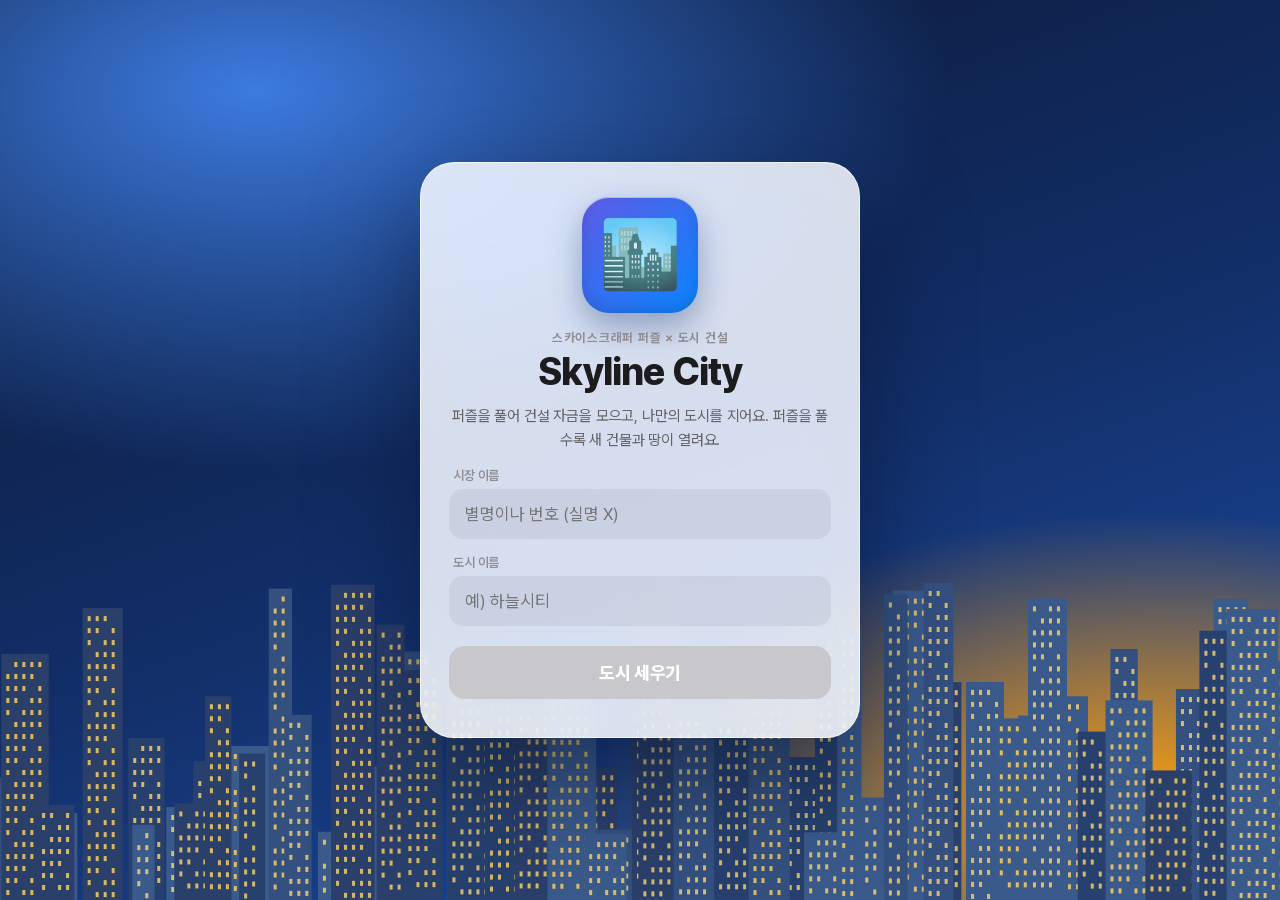
<file: skyline/index.html>
<!DOCTYPE html>
<html lang="ko">
<head>
<meta charset="utf-8">
<meta http-equiv="Content-Security-Policy" content="default-src 'none'; script-src 'self' 'unsafe-inline'; style-src 'self' 'unsafe-inline'; img-src 'self' data: blob:; font-src 'self'; connect-src 'none'; form-action 'none'; base-uri 'none'">
<meta name="referrer" content="no-referrer">
<meta name="robots" content="noindex, nofollow">
<meta name="viewport" content="width=device-width, initial-scale=1, viewport-fit=cover">
<title>Skyline City</title>
<link href="../lib/fonts/pretendard.css" rel="stylesheet">
<script src="../lib/three.min.js"></script>
<style>
:root{
  --ink:#16233A; --muted:#5A6B84; --paper:#EAF1F8; --card:#FFFFFF; --line:rgba(22,35,58,.1);
  --bp:#1C57A5; --bp-deep:#0F3B78; --bp-grid:rgba(255,255,255,.12);
  --gold:#FFC83D; --gold-deep:#E0A300; --gold-ink:#3A2A00;
  --mint:#2FBF83; --coral:#F0555B; --sky:#5CB8FF;
  --game-bg:#1B2B4A; --game-panel:#22375C; --game-panel-2:#2A4470; --game-ink:#EAF2FF;
  --display:"Do Hyeon","Apple SD Gothic Neo","Malgun Gothic",sans-serif;
  --body:"Noto Sans KR","Apple SD Gothic Neo","Malgun Gothic",sans-serif;
  --emoji:"Apple Color Emoji","Segoe UI Emoji","Noto Color Emoji","Segoe UI Symbol",sans-serif;
  box-sizing:border-box;
  padding-top:env(safe-area-inset-top,0px);
  padding-bottom:env(safe-area-inset-bottom,0px);
}
@media (prefers-color-scheme:dark){
  :root:not([data-theme="light"]){--ink:#E4ECF7;--muted:#9AABC2;--paper:#0E1522;--card:#172234;--line:rgba(255,255,255,.1);--bp:#174985;--bp-deep:#0D2F5E}
}
:root[data-theme="dark"]{--ink:#E4ECF7;--muted:#9AABC2;--paper:#0E1522;--card:#172234;--line:rgba(255,255,255,.1);--bp:#174985;--bp-deep:#0D2F5E}
*,*::before,*::after{box-sizing:inherit}
html{scroll-padding-top:env(safe-area-inset-top,0px)}
html,body{height:100%;margin:0}
body{background:var(--game-bg);color:var(--ink);font-family:var(--body);-webkit-tap-highlight-color:transparent;overscroll-behavior:none}
button{font-family:inherit;cursor:pointer;color:inherit}
button:focus-visible,input:focus-visible{outline:3px solid var(--gold);outline-offset:2px}
.hidden{display:none!important}

/* ===== 시작 화면 ===== */
#intro{position:fixed;inset:0;overflow:auto;display:grid;place-items:center;padding:24px;z-index:80;
  background:radial-gradient(120% 80% at 50% 110%,#FFB48A 0%,#7E8BE0 45%,#1B2B4A 100%)}
#introSky{position:absolute;inset:0;width:100%;height:100%;pointer-events:none}
.intro-card{position:relative;width:min(480px,100%);background:rgba(255,255,255,.96);color:#16233A;border-radius:24px;padding:30px 26px;box-shadow:0 30px 80px rgba(8,16,40,.45)}
.logo{font-family:var(--display);font-size:54px;line-height:.95;margin:0;color:#1C57A5;letter-spacing:-.01em}
.logo span{display:block;font-size:20px;color:#E07A2E;margin-bottom:6px;letter-spacing:.02em}
.intro-card p{margin:12px 0 4px;color:#5A6B84;line-height:1.6;font-size:15px}
.intro-card label{display:block;font-weight:700;font-size:14px;margin:16px 0 6px}
.intro-card input{width:100%;font:inherit;font-size:18px;padding:12px 14px;border-radius:12px;border:2px solid #C9D6E6;background:#fff;color:#16233A}
.cta{width:100%;margin-top:22px;padding:16px;border:0;border-radius:16px;background:linear-gradient(#FFD25A,#FFB800);color:#3A2A00;font-family:var(--display);font-size:26px;box-shadow:0 5px 0 #D08F00}
.cta:active{transform:translateY(3px);box-shadow:0 2px 0 #D08F00}
.cta:disabled{filter:grayscale(.7);opacity:.6}
.continue{margin-top:12px;font-size:14px;color:#5A6B84;text-align:center}

/* ===== 게임 레이아웃 ===== */
#app{display:none;height:100%;min-height:0}
#app.on{display:grid;grid-template-columns:minmax(0,1fr) minmax(430px,480px)}
.zone-game{position:relative;display:flex;flex-direction:column;min-height:0;background:var(--game-bg);color:var(--game-ink)}
.zone-puzzle{display:flex;flex-direction:column;min-height:0;background:var(--bp);color:#fff;border-left:4px solid #0B2A55}

/* 상단 HUD */
.hud{display:flex;align-items:center;gap:8px;padding:10px 12px;background:linear-gradient(#22375C,#1F3254);border-bottom:1px solid rgba(255,255,255,.06);flex-wrap:wrap;position:relative;z-index:3}
.cityblock{display:flex;align-items:center;gap:10px;margin-right:auto;min-width:0}
.rank-badge{width:44px;height:44px;border-radius:14px;display:grid;place-items:center;font-size:26px;background:linear-gradient(#3B5A92,#2A4470);box-shadow:inset 0 -3px 0 rgba(0,0,0,.25);font-family:var(--emoji)}
.cityname{font-family:var(--display);font-size:24px;line-height:1.05;white-space:nowrap;overflow:hidden;text-overflow:ellipsis;max-width:220px}
.cityname small{display:block;font-family:var(--body);font-size:12px;opacity:.75}
.chip{display:flex;align-items:center;gap:6px;padding:5px 10px 5px 8px;border-radius:12px;background:rgba(255,255,255,.08);white-space:nowrap}
.chip .ic{font-family:var(--emoji);font-size:18px}
.chip b{font-family:var(--display);font-weight:400;font-size:20px;line-height:1}
.chip small{display:block;font-size:10px;opacity:.7;line-height:1}
.chip.coin{background:linear-gradient(#FFD25A,#FFB800);color:#3A2A00;box-shadow:0 3px 0 #C98A00}
.chip.coin.bump{animation:bump .5s}
.chip.coin.shake{animation:shake .45s}
@keyframes bump{30%{transform:scale(1.18)}}
.meter{width:54px;height:6px;border-radius:3px;background:rgba(255,255,255,.15);overflow:hidden;margin-top:3px}
.meter i{display:block;height:100%;background:var(--mint);border-radius:3px;transition:width .4s}
.iconbtn{width:40px;height:40px;border-radius:12px;border:0;background:rgba(255,255,255,.1);font-size:18px;font-family:var(--emoji)}

/* 지도 */
.map{position:relative;flex:1;min-height:0;overflow:hidden;touch-action:none}
#city{position:absolute;inset:0;width:100%;height:100%;display:block}
.advisor{position:absolute;left:12px;top:12px;display:flex;align-items:flex-start;gap:8px;max-width:min(420px,70%);pointer-events:none;z-index:2}
.advisor .face{font-size:30px;font-family:var(--emoji);filter:drop-shadow(0 2px 2px rgba(0,0,0,.3))}
.advisor .bubble{background:rgba(255,255,255,.95);color:#16233A;padding:9px 13px;border-radius:14px 14px 14px 4px;font-size:14px;font-weight:700;line-height:1.45;box-shadow:0 6px 16px rgba(0,0,0,.2)}
.maptools{position:absolute;right:12px;top:12px;display:flex;flex-direction:column;gap:6px;z-index:2}
.maptools button{width:42px;height:42px;border-radius:12px;border:0;background:rgba(255,255,255,.92);color:#16233A;font-size:20px;font-weight:900;box-shadow:0 3px 8px rgba(0,0,0,.2);font-family:var(--emoji)}
.modehint{position:absolute;left:50%;bottom:12px;transform:translateX(-50%);background:rgba(16,26,48,.88);color:#fff;padding:8px 14px;border-radius:999px;font-size:14px;font-weight:700;white-space:nowrap;pointer-events:none;z-index:2;max-width:92%;overflow:hidden;text-overflow:ellipsis}
.modehint:empty{display:none}
.floaty{position:absolute;pointer-events:none;font-family:var(--display);font-size:22px;color:#FFE27A;text-shadow:0 2px 0 rgba(0,0,0,.4);animation:floaty 1s forwards;z-index:3}
@keyframes floaty{to{transform:translateY(-46px);opacity:0}}

/* 건설 메뉴 */
.buildbar{background:linear-gradient(#22375C,#1B2E50);border-top:1px solid rgba(255,255,255,.06);padding:8px 10px 10px;position:relative;z-index:3}
.bb-top{display:flex;gap:6px;align-items:center;overflow-x:auto;scrollbar-width:none;padding-bottom:6px}
.bb-top::-webkit-scrollbar{display:none}
.tool{border:0;border-radius:12px;padding:8px 11px;background:rgba(255,255,255,.08);color:var(--game-ink);font-size:14px;font-weight:700;white-space:nowrap}
.tool.on{background:#fff;color:#16233A}
.tool.danger.on{background:var(--coral);color:#fff}
.sep{width:1px;align-self:stretch;background:rgba(255,255,255,.12);margin:2px 4px}
.cat{border:0;border-radius:12px;padding:8px 12px;background:transparent;color:rgba(234,242,255,.7);font-size:14px;font-weight:700;white-space:nowrap;position:relative}
.cat.on{background:var(--game-panel-2);color:#fff}
.cat .new{position:absolute;top:2px;right:2px;width:8px;height:8px;border-radius:50%;background:var(--coral)}
.cards{display:flex;gap:8px;overflow-x:auto;padding:2px 2px 4px;scroll-snap-type:x proximity;scrollbar-width:thin}
.card{flex:0 0 96px;scroll-snap-align:start;border:2px solid transparent;border-radius:14px;background:var(--game-panel-2);color:var(--game-ink);padding:6px 6px 7px;text-align:center;position:relative}
.card canvas{width:84px;height:66px;display:block;margin:0 auto}
.card .nm{font-size:12.5px;font-weight:700;line-height:1.2;margin-top:2px;white-space:nowrap;overflow:hidden;text-overflow:ellipsis}
.card .cost{font-family:var(--display);font-size:16px;color:#FFD25A;line-height:1.1}
.card .eff{font-size:10.5px;opacity:.75;white-space:nowrap}
.card.on{border-color:var(--gold);background:#35558A;box-shadow:0 0 0 3px rgba(255,200,61,.25)}
.card.poor .cost{color:#FF9A9E}
.card.locked{background:rgba(255,255,255,.04);color:rgba(234,242,255,.45)}
.card.locked canvas{filter:grayscale(1) brightness(.6);opacity:.5}
.card.locked .lock{position:absolute;inset:6px 6px auto;height:66px;display:grid;place-items:center;font-size:12px;font-weight:900;color:#fff;text-shadow:0 1px 2px #000}
.card .newtag{position:absolute;top:-6px;right:-6px;background:var(--coral);color:#fff;font-size:10px;font-weight:900;padding:2px 6px;border-radius:999px}

/* ===== 퍼즐 존 ===== */
.pz-head{padding:12px 16px 10px;background:linear-gradient(rgba(0,0,0,.18),rgba(0,0,0,.08));border-bottom:1px solid rgba(255,255,255,.08)}
.pz-top{display:flex;align-items:center;justify-content:space-between;gap:10px}
.pz-top h2{margin:0;font-family:var(--display);font-weight:400;font-size:28px;line-height:1}
.pz-top .zone{font-size:12px;opacity:.8;text-align:right;line-height:1.35}
.track{display:grid;grid-template-columns:repeat(32,1fr);gap:2px;margin-top:10px}
.track i{height:8px;border-radius:2px;background:rgba(255,255,255,.15)}
.track i.e{--c:#8EE3B5}.track i.m{--c:#FFD25A}.track i.h{--c:#FF8C8C}
.track i.done{background:var(--c)}
.track i.now{background:#fff;box-shadow:0 0 0 2px rgba(255,255,255,.4)}
.track i.gap{margin-left:6px}

.pz-body{padding:12px 16px;background-image:linear-gradient(var(--bp-grid) 1px,transparent 1px),linear-gradient(90deg,var(--bp-grid) 1px,transparent 1px);background-size:22px 22px}
.pz-main{display:flex;gap:14px;align-items:center;justify-content:center}
.board{--cs:44px;display:grid;justify-content:center;user-select:none}
.board .c{width:var(--cs);height:var(--cs);display:grid;place-items:center}
.board .clue{all:unset;width:var(--cs);height:var(--cs);display:grid;place-items:center;font-family:var(--display);font-size:calc(var(--cs)*.52);color:#FFE39A;cursor:pointer;border-radius:50%}
.board .clue.on{background:rgba(255,227,154,.28)}
.board .cell{border:1.5px solid rgba(255,255,255,.6);background:rgba(255,255,255,.08);margin:-0.75px;padding:0}
.board .cell button{all:unset;width:100%;height:100%;display:grid;place-items:center;cursor:pointer;font-family:var(--display);font-size:calc(var(--cs)*.58);color:#fff}
.board .cell.given{background:rgba(255,255,255,.3)}
.board .cell.given span{font-family:var(--display);font-size:calc(var(--cs)*.58);display:grid;place-items:center;width:100%;height:100%}
.board .cell.line{background:rgba(255,227,154,.2)}
.board .cell.sel{background:var(--gold)}
.board .cell.sel button{color:var(--gold-ink)}
.board .cell.hint button{color:#B9F5D6}
.board.shake{animation:shake .45s}
@keyframes shake{20%{transform:translateX(-10px)}40%{transform:translateX(9px)}60%{transform:translateX(-6px)}80%{transform:translateX(4px)}}
.pad{display:grid;grid-template-columns:repeat(2,52px);gap:7px}
.pad button{height:48px;border-radius:13px;border:0;background:#fff;color:var(--bp-deep);font-family:var(--display);font-size:26px;box-shadow:0 3px 0 rgba(0,0,0,.2)}
.pad button.erase{background:rgba(255,255,255,.18);color:#fff;font-size:18px;box-shadow:none}
.pad button:disabled{opacity:.35}
.pz-actions{display:flex;gap:8px;margin-top:12px;align-items:stretch}
.submit{flex:1;padding:12px;border:0;border-radius:14px;background:linear-gradient(#FFD25A,#FFB800);color:var(--gold-ink);font-family:var(--display);font-size:24px;box-shadow:0 4px 0 #C98A00}
.submit:active{transform:translateY(3px);box-shadow:0 1px 0 #C98A00}
.submit:disabled{filter:grayscale(.8);opacity:.5;box-shadow:none}
.hint-btn{padding:0 12px;border-radius:14px;border:2px solid rgba(255,255,255,.35);background:transparent;color:#fff;font-size:13px;font-weight:700;line-height:1.3}
.hint-btn:disabled{opacity:.35}
.pz-status{display:flex;align-items:center;justify-content:space-between;gap:10px;margin-top:8px;min-height:24px}
.tries{display:flex;gap:5px;align-items:center;font-size:12px;opacity:.9;white-space:nowrap}
.tries i{width:11px;height:11px;border-radius:50%;background:#fff;display:inline-block}
.tries i.used{background:transparent;border:2px solid rgba(255,255,255,.5)}
.msg{font-weight:700;font-size:14px;text-align:right}
.msg.bad{color:#FFD0D2}.msg.ok{color:#B9F5D6}
.stop{display:none;margin-top:8px;padding:10px;border-radius:14px;text-align:center;color:#2A1F00;font-weight:700;
  background:repeating-linear-gradient(-45deg,var(--gold) 0 16px,#23201a 16px 32px)}
.stop.on{display:block}
.stop div{background:var(--gold);display:inline-block;padding:6px 14px;border-radius:10px;font-size:14px}
.stop b{font-family:var(--display);font-weight:400;font-size:26px;display:block}

/* 3D 쌓기나무 */
.lab{flex:1;min-height:220px;display:flex;flex-direction:column;background:#EEF3F9;color:#16233A;border-top:4px solid #0B2A55}
.lab-bar{display:flex;align-items:center;gap:6px;padding:7px 10px;flex-wrap:wrap}
.lab-bar .title{font-family:var(--display);font-size:19px;margin-right:2px}
.seg{display:inline-flex;background:rgba(28,87,165,.1);border-radius:10px;padding:3px;gap:2px}
.seg button{border:0;background:transparent;color:#16233A;padding:6px 10px;border-radius:8px;font-size:13px;font-weight:700}
.seg button.on{background:#fff;color:#1C57A5;box-shadow:0 1px 3px rgba(0,0,0,.12)}
.gest{position:absolute;right:8px;bottom:8px;display:flex;gap:6px;pointer-events:none;z-index:1}.gest span{background:#fff;border-radius:10px;padding:6px 10px;font-size:13px;box-shadow:0 1px 3px rgba(0,0,0,.1)}
.gest span:first-child b{color:#1F8A55}.gest span:last-child b{color:#C83E44}
.press{position:absolute;width:56px;height:56px;margin:-28px 0 0 -28px;border-radius:50%;border:4px solid #F0555B;pointer-events:none;animation:press .48s linear forwards;opacity:.9}
@keyframes press{from{transform:scale(1.6);opacity:.2}to{transform:scale(.6);opacity:1}}
.lab-bar .spacer{flex:1}
#cube{flex:1;position:relative;min-height:0;touch-action:none;cursor:grab}
#cube canvas{display:block;width:100%;height:100%}
.cap{position:absolute;left:50%;top:8px;transform:translateX(-50%);background:rgba(22,35,58,.86);color:#fff;padding:6px 12px;border-radius:10px;font-size:13px;font-weight:700;pointer-events:none;white-space:nowrap;max-width:94%;overflow:hidden;text-overflow:ellipsis}
.cap:empty{display:none}
.lab-tip{position:absolute;left:8px;bottom:6px;font-size:11px;color:#5A6B84;pointer-events:none}
.nogl{position:absolute;inset:0;display:grid;place-items:center;color:#5A6B84;font-size:14px;text-align:center;padding:20px}
.pz-done{flex:1;display:flex;flex-direction:column;align-items:center;justify-content:center;gap:12px;padding:24px;text-align:center;font-size:17px;line-height:1.6}
.pz-done .submit{flex:none;width:min(320px,100%)}
.pz-foot{display:flex;justify-content:space-between;align-items:center;padding:6px 12px;background:#0F3B78;font-size:12px}
.pz-foot button{background:none;border:0;color:rgba(255,255,255,.6);text-decoration:underline;font-size:12px;padding:4px}

/* ===== 모달 ===== */
.modal{position:fixed;inset:0;display:none;place-items:center;padding:20px;background:rgba(6,12,30,.6);z-index:70;backdrop-filter:blur(2px)}
.modal.on{display:grid}
.sheet{width:min(440px,100%);max-height:calc(100vh - 40px);overflow:auto;background:#fff;color:#16233A;border-radius:24px;padding:24px 22px 20px;text-align:center;box-shadow:0 30px 80px rgba(0,0,0,.4);animation:pop .35s cubic-bezier(.2,1.4,.4,1)}
@keyframes pop{from{transform:scale(.8);opacity:0}}
.sheet .big{font-size:52px;line-height:1;font-family:var(--emoji)}
.sheet h3{font-family:var(--display);font-weight:400;font-size:34px;margin:8px 0 2px;color:#1C57A5}
.sheet .sub{color:#5A6B84;font-size:14px;margin-bottom:14px}
.rows{text-align:left;border-radius:14px;background:#F4F7FB;padding:6px 14px;margin-bottom:12px}
.rows div{display:flex;justify-content:space-between;padding:8px 0;border-bottom:1px dashed #D4DDE9;font-size:15px}
.rows div:last-child{border:0}
.rows b{font-family:var(--display);font-weight:400;font-size:20px}
.rows .total b{color:#D98E00;font-size:24px}
.unlocks{display:flex;flex-wrap:wrap;gap:6px;justify-content:center;margin:4px 0 14px}
.unlocks span{background:#FFF4D1;border:1.5px solid #FFD25A;border-radius:999px;padding:5px 10px;font-size:13px;font-weight:700}
.unlocks .land{background:#DDF6E8;border-color:#7AD6A4}
.sheet .go{width:100%;padding:14px;border:0;border-radius:14px;background:linear-gradient(#FFD25A,#FFB800);color:#3A2A00;font-family:var(--display);font-size:24px;box-shadow:0 4px 0 #C98A00}
.steps{text-align:left;display:grid;gap:10px;margin:6px 0 16px}
.steps div{display:flex;gap:12px;align-items:center;background:#F4F7FB;border-radius:14px;padding:10px 12px;font-size:14.5px;line-height:1.45}
.steps .n{font-size:28px;font-family:var(--emoji)}
.cert-img{width:100%;max-height:30vh;object-fit:contain;border-radius:14px;margin:4px 0 10px;display:block;background:#1B2B4A}
.cert-code{font-family:var(--display);font-size:30px;letter-spacing:.06em;background:#FFF4D1;border-radius:12px;padding:8px;margin-bottom:6px}

.toast{position:fixed;left:50%;bottom:calc(env(safe-area-inset-bottom,0px) + 22px);transform:translate(-50%,20px);opacity:0;background:#16233A;color:#fff;padding:12px 18px;border-radius:14px;font-weight:700;font-size:15px;transition:.25s;z-index:90;pointer-events:none;max-width:90vw;text-align:center;box-shadow:0 8px 24px rgba(0,0,0,.3)}
.toast.on{opacity:1;transform:translate(-50%,0)}

/* ===== 좁은 화면 ===== */
@media (max-width:999px){
  #app.on{display:flex;flex-direction:column;height:auto;min-height:100%}
  .zone-game{height:min(78vh,640px)}
  .zone-puzzle{border-left:0;border-top:4px solid #0B2A55}
  .lab{height:420px;flex:none}
  .cityname{max-width:140px}
}
@media (prefers-reduced-motion:reduce){*{animation:none!important;transition:none!important}}
/* ===================== App Store 디자인 레이어 ===================== */
:root{
  --display:"Pretendard Variable",Pretendard,-apple-system,BlinkMacSystemFont,"Apple SD Gothic Neo","Noto Sans KR","Noto Sans CJK KR",system-ui,sans-serif;
  --body:var(--display);
  --ios-blue:#0A84FF; --ios-indigo:#5E5CE6; --ios-orange:#FF9F0A; --ios-yellow:#FFD60A; --ios-green:#30D158; --ios-red:#FF453A; --ios-pink:#FF375F; --ios-teal:#40C8E0;
  --glass:rgba(28,34,56,.72); --glass-line:rgba(255,255,255,.09);
  --gold:#FFD60A; --gold-ink:#3A2600;
}
body{font-family:var(--body);-webkit-font-smoothing:antialiased;-moz-osx-font-smoothing:grayscale;letter-spacing:-.01em;background:#0B1020}
h1,h2,h3,.logo,.cityname,.isl-badge b,.chip b,.pz-top h2,.qz-head h2,.submit,.go,.cta,.next,.card .cost,.sheet h3,.worldsheet h3,.postersheet h3,.lab-bar .title,.rtabs button,.permit-head h2,.cert h3,.cert-code,.qtext{font-weight:800!important;letter-spacing:-.025em}
.board .clue,.board .cell button,.board .cell.given span,.pad button,.stop b,.opt .l,.isle b,.qz-head .cnt b{font-weight:800!important}
button{-webkit-tap-highlight-color:transparent;transition:transform .12s ease, background-color .2s ease, box-shadow .2s ease}
button:active:not(:disabled){transform:scale(.97)}

/* ---------- 시작 화면 ---------- */
#intro{background:radial-gradient(90% 70% at 20% 10%,#3D7BE0 0%,transparent 60%),radial-gradient(80% 60% at 90% 90%,#FF9F0A 0%,transparent 55%),linear-gradient(160deg,#0A1630 0%,#13306B 55%,#1E4FA8 100%)}
.intro-card{background:rgba(255,255,255,.84);-webkit-backdrop-filter:blur(30px) saturate(180%);backdrop-filter:blur(30px) saturate(180%);border:1px solid rgba(255,255,255,.65);border-radius:34px;padding:34px 28px 26px;box-shadow:0 40px 100px rgba(5,15,40,.5);text-align:center;width:min(440px,100%)}
.appicon{width:116px;height:116px;margin:0 auto 18px;border-radius:27px;display:grid;place-items:center;font-size:66px;font-family:var(--emoji);box-shadow:0 14px 32px rgba(10,40,100,.35),inset 0 1px 0 rgba(255,255,255,.55),inset 0 -6px 14px rgba(0,0,0,.12);animation:iconIn .7s cubic-bezier(.2,1.4,.4,1)}
@keyframes iconIn{from{transform:scale(.6) rotate(-8deg);opacity:0}}
.logo{font-size:38px!important;color:#1C1C1E!important;line-height:1.05!important}
.logo span{display:block;font-size:12.5px!important;font-weight:700!important;letter-spacing:.06em!important;color:#8E8E93!important;margin-bottom:8px!important;text-transform:uppercase}
.intro-card p{color:#636366;font-size:15px;line-height:1.6;margin:12px 0 6px}
.intro-card label{text-align:left;font-size:13px;color:#8E8E93;font-weight:600;margin:16px 4px 6px}
.intro-card input{background:rgba(118,118,128,.12);border:0;border-radius:14px;font-size:17px;padding:15px 16px;color:#1C1C1E}
.intro-card input:focus{outline:none;box-shadow:0 0 0 3px rgba(10,132,255,.35);background:#fff}
.cta{background:var(--ios-blue)!important;color:#fff!important;border-radius:16px!important;font-size:18px!important;padding:16px!important;box-shadow:0 10px 24px rgba(10,132,255,.38)!important;margin-top:20px!important}
.cta:disabled{background:#C7C7CC!important;box-shadow:none!important;filter:none!important;opacity:1!important}
.rules{text-align:left;background:rgba(118,118,128,.1);border-radius:16px;color:#3A3A3C}
.rules b{color:var(--ios-blue)}
.continue{color:#8E8E93}

/* ---------- 게임 존 ---------- */
.zone-game{background:radial-gradient(120% 90% at 20% 0%,#1C2D5E 0%,#0B1020 62%)}
.hud{margin:10px 10px 0;border-radius:22px;background:var(--glass);-webkit-backdrop-filter:blur(24px) saturate(180%);backdrop-filter:blur(24px) saturate(180%);border:1px solid var(--glass-line);box-shadow:0 12px 30px rgba(0,0,0,.25);padding:8px 10px;gap:8px}
.rank-badge,.isl-badge .ic{border-radius:15px;background:linear-gradient(135deg,var(--ios-indigo),var(--ios-blue));box-shadow:0 6px 16px rgba(10,132,255,.35),inset 0 1px 0 rgba(255,255,255,.35)}
.cityname,.isl-badge b{font-size:21px!important}
.cityname small,.isl-badge small{font-size:12px;opacity:.6;font-weight:600}
.chip{background:rgba(255,255,255,.07);border-radius:14px;padding:6px 12px 6px 9px;border:1px solid rgba(255,255,255,.05)}
.chip b{font-size:18px!important}
.chip small{font-size:10.5px;opacity:.55;font-weight:600}
.chip.coin{background:linear-gradient(180deg,#FFE04A,#FF9F0A);color:var(--gold-ink);box-shadow:0 8px 18px rgba(255,159,10,.35),inset 0 1px 0 rgba(255,255,255,.65);border:0}
.meter{background:rgba(255,255,255,.12);height:5px}
.iconbtn,.hudbtn{border-radius:14px;background:rgba(255,255,255,.1);border:1px solid rgba(255,255,255,.06)}
.hudbtn{font-weight:700}
.hudbtn.poster{background:linear-gradient(180deg,#FF6482,var(--ios-pink));border:0;box-shadow:0 8px 18px rgba(255,55,95,.35)}
.map{margin:10px;border-radius:26px;box-shadow:0 24px 60px rgba(0,0,0,.4),inset 0 0 0 1px rgba(255,255,255,.06)}
.advisor{left:14px;top:14px}
.advisor .bubble{border-radius:18px 18px 18px 6px;background:rgba(255,255,255,.88);-webkit-backdrop-filter:blur(18px);backdrop-filter:blur(18px);font-weight:600;font-size:13.5px;box-shadow:0 10px 24px rgba(0,0,0,.18)}
.maptools{right:14px;top:14px}
.maptools button{border-radius:14px;background:rgba(255,255,255,.86);-webkit-backdrop-filter:blur(14px);backdrop-filter:blur(14px);box-shadow:0 8px 18px rgba(0,0,0,.18);font-size:18px}
.modehint{background:rgba(20,20,24,.78);-webkit-backdrop-filter:blur(14px);backdrop-filter:blur(14px);border-radius:999px;font-weight:600;padding:9px 16px;bottom:14px}
.buildbar{margin:0 10px 10px;border-radius:24px;background:var(--glass);-webkit-backdrop-filter:blur(24px) saturate(180%);backdrop-filter:blur(24px) saturate(180%);border:1px solid var(--glass-line);padding:12px 10px 12px;position:relative}
.buildbar::before{content:'';position:absolute;top:5px;left:50%;width:36px;height:4px;margin-left:-18px;border-radius:2px;background:rgba(255,255,255,.22)}
.bb-top{padding-top:4px}
.tool,.cat{border-radius:999px;padding:8px 14px;font-weight:700;font-size:13.5px}
.tool{background:rgba(255,255,255,.08)}
.tool.on{background:#fff;color:#1C1C1E}
.tool.danger.on{background:var(--ios-red);color:#fff}
.cat{color:rgba(235,240,255,.66)}
.cat.on{background:var(--ios-blue);color:#fff;box-shadow:0 6px 14px rgba(10,132,255,.35)}
.cat .new{background:var(--ios-red)}
.card{flex:0 0 104px;width:104px;min-width:0;border-radius:20px;background:rgba(255,255,255,.06);border:1.5px solid rgba(255,255,255,.06);padding:7px 6px 8px}
.card:hover{background:rgba(255,255,255,.1)}
.card.on{border-color:var(--ios-blue);background:rgba(10,132,255,.2);box-shadow:0 0 0 3px rgba(10,132,255,.22)}
.card .nm{font-weight:700}
.card .cost{color:var(--ios-yellow);font-size:15px!important}
.card.poor .cost{color:#FF8A84}
.card .eff{opacity:.6}
.card .tag{background:var(--ios-blue);border-radius:8px;top:6px;left:6px}
.card .newtag{background:var(--ios-red);top:-5px;right:-5px}
.card.locked{background:rgba(255,255,255,.03)}
.floaty{font-weight:900;color:var(--ios-yellow)}

/* ---------- 퍼즐 · 연구소 존 ---------- */
.zone-puzzle,.zone-quiz{background:linear-gradient(180deg,#0F2F6E 0%,#0A2150 100%)!important;border-left:0!important;padding-bottom:0}
.pz-head,.qz-head{background:transparent!important;border-bottom:0!important;padding:14px 18px 8px}
.pz-top h2,.qz-head h2{font-size:26px!important}
.pz-top .zone{opacity:.65;font-weight:600}
.track{gap:3px}.track i{height:7px;border-radius:4px}
.track i.e{--c:#30D158}.track i.m{--c:#FFD60A}.track i.h{--c:#FF6B6B}
.pz-body{margin:4px 10px 0;border-radius:24px;background-color:rgba(255,255,255,.05);border:1px solid rgba(255,255,255,.07);padding:14px 14px 12px}
.board .cell{border-color:rgba(255,255,255,.5)}
.board .cell.sel{background:var(--ios-yellow)}
.board .clue{color:#FFE27A}
.pad button{border-radius:14px;box-shadow:0 4px 10px rgba(0,0,0,.18);color:#0A2150}
.pad button.erase{background:rgba(255,255,255,.14);box-shadow:none}
.submit{background:linear-gradient(180deg,#FFE04A,#FF9F0A)!important;color:var(--gold-ink)!important;border-radius:16px!important;box-shadow:0 10px 22px rgba(255,159,10,.35)!important;font-size:21px!important}
.submit:disabled{background:rgba(255,255,255,.14)!important;color:rgba(255,255,255,.45)!important;box-shadow:none!important;filter:none!important;opacity:1!important}
.hint-btn{border-radius:16px;border:1.5px solid rgba(255,255,255,.22);font-weight:700}
.stop{border-radius:18px}
.lab{margin:10px;border-radius:24px;overflow:hidden;border-top:0!important;background:#F2F2F7!important;box-shadow:0 10px 30px rgba(0,0,0,.25)}
.lab-bar .title{font-size:17px!important}
.seg{background:rgba(118,118,128,.16);border-radius:11px}
.seg button{border-radius:8px;font-weight:600}
.seg button.on{box-shadow:0 2px 6px rgba(0,0,0,.12),0 0 0 .5px rgba(0,0,0,.04);color:#1C1C1E}
.gest span{border-radius:12px;font-weight:600;box-shadow:0 2px 8px rgba(0,0,0,.1)}
.pz-foot,.qz-foot{background:transparent!important;opacity:.85;padding:4px 16px 10px}
.pz-done{color:#fff}

/* 탭 (합친 버전) → iOS 세그먼트 */
.rtabs{margin:10px 10px 0;padding:3px!important;gap:3px!important;border-radius:13px;background:rgba(118,118,128,.28)!important}
.rtabs button{border-radius:10px!important;background:transparent!important;color:rgba(255,255,255,.7)!important;font-size:17px!important;padding:7px 4px!important}
.rtabs button.on{background:#fff!important;color:#1C1C1E!important;box-shadow:0 3px 8px rgba(0,0,0,.2)}
.rtabs button small{font-weight:600!important;opacity:.6}
#panelPuzzle{background:transparent!important}

/* 연구소 */
.pbar{height:6px;background:rgba(255,255,255,.12)}
.pbar i{background:linear-gradient(90deg,var(--ios-green),var(--ios-yellow))}
.qz-head .cnt b{color:var(--ios-yellow)}
.sets{gap:7px;padding:8px 12px}
.set{border-radius:14px;background:rgba(255,255,255,.07);border:1px solid rgba(255,255,255,.06)}
.set.on{background:#fff;color:#0A2150;box-shadow:0 6px 14px rgba(0,0,0,.25)}
.set.full::after{color:var(--ios-green)}
.qcard{border-radius:24px;box-shadow:0 14px 34px rgba(0,0,0,.28)}
.qmeta .pg{background:rgba(10,132,255,.12);color:var(--ios-blue)}
.qtext{font-size:19px!important}
.opt{border-radius:16px;border:1.5px solid #E5E5EA;background:#F7F7FA}
.opt .l{background:#E9E9EF;color:var(--ios-blue)}
.opt.right{border-color:var(--ios-green);background:#E9FBEF;color:#1B7A3D}.opt.right .l{background:var(--ios-green)}
.opt.wrong{border-color:var(--ios-red);background:#FFF0EF;color:#B3261E}.opt.wrong .l{background:var(--ios-red)}
.fb{border-radius:18px}
.next{background:linear-gradient(180deg,#FFE04A,#FF9F0A)!important;border-radius:16px!important;box-shadow:0 10px 22px rgba(255,159,10,.3)!important;font-size:19px!important}
.preview{border-radius:18px;background:rgba(255,255,255,.06);border:1px solid rgba(255,255,255,.06)}
.preview .list span.got{background:var(--ios-green)}

/* ---------- 모달 ---------- */
.modal{background:rgba(0,0,0,.42);-webkit-backdrop-filter:blur(10px);backdrop-filter:blur(10px)}
.sheet,.worldsheet,.postersheet{border-radius:30px!important;box-shadow:0 40px 100px rgba(0,0,0,.45)!important}
.sheet h3,.worldsheet h3,.postersheet h3{color:#1C1C1E!important}
.sheet .sub{color:#8E8E93}
.rows{background:#F2F2F7;border-radius:18px}
.rows .total b{color:#FF9F0A}
.unlocks span{background:#FFF8DB;border-color:#FFD60A;border-radius:999px}
.steps div{background:#F2F2F7;border-radius:18px}
.sheet .go,.go{background:var(--ios-blue)!important;color:#fff!important;border-radius:16px!important;box-shadow:0 10px 24px rgba(10,132,255,.35)!important;font-size:19px!important}
.worldsheet{background:#F2F2F7!important}
.isle{border-radius:22px;box-shadow:0 6px 18px rgba(0,0,0,.08);border-width:2.5px}
.isle.cur{border-color:var(--ios-blue)}
.isle .tags span{background:rgba(10,132,255,.1);color:var(--ios-blue)}
.isle .tags span.t2{background:rgba(255,159,10,.14);color:#C46A00}
.isle.new .st{color:var(--ios-pink)}
.postersheet input,.postersheet select{background:#F2F2F7;border:0;border-radius:12px}
.picks button{border-radius:999px;border:1.5px solid #E5E5EA;background:#fff}
.picks button.on{border-color:var(--ios-blue);background:rgba(10,132,255,.1);color:var(--ios-blue)}
.pbtns .mk{background:var(--ios-blue);color:#fff;border-radius:14px}
.pbtns .cl{border-radius:14px;background:#E5E5EA}
.cert{border-radius:30px;border:0;box-shadow:0 40px 100px rgba(0,0,0,.45)}
.cert-code{background:#FFF8DB;border-radius:14px}
.toast{background:rgba(28,28,30,.9);-webkit-backdrop-filter:blur(16px);backdrop-filter:blur(16px);border-radius:18px;font-weight:600;font-size:14.5px;padding:12px 18px}
@media (max-width:999px){ .map{margin:8px} .pz-body{margin:4px 8px 0} }


.mission{position:absolute;left:14px;bottom:14px;z-index:2;width:min(270px,44%);background:rgba(255,255,255,.9);-webkit-backdrop-filter:blur(18px);backdrop-filter:blur(18px);border-radius:18px;padding:10px 13px 11px;color:#1C1C1E;box-shadow:0 10px 26px rgba(0,0,0,.2);border:0;text-align:left;font-family:var(--body)}
.mission small{display:block;font-size:11px;font-weight:700;color:#8E8E93;letter-spacing:.02em}
.mission b{display:block;font-size:15px;font-weight:800;margin:1px 0 6px;line-height:1.3}
.mission .mbar{height:6px;border-radius:3px;background:rgba(118,118,128,.2);overflow:hidden}
.mission .mbar i{display:block;height:100%;border-radius:3px;background:linear-gradient(90deg,#30D158,#0A84FF);transition:width .5s}
.mission span{display:block;font-size:11.5px;color:#636366;margin-top:5px;font-weight:600}
.mission.done-anim{animation:mpop .6s cubic-bezier(.2,1.4,.4,1)}
@keyframes mpop{30%{transform:scale(1.08)}}
.modehint{left:auto!important;right:14px!important;transform:none!important;max-width:calc(56% - 28px)}
@media (max-width:640px){.mission{width:52%;padding:8px 10px}.mission b{font-size:13.5px}}
#liteBtn.on{background:#0A84FF!important;color:#fff!important}
/* 🃏 카드 */
.hudbtn.tcgbtn{background:linear-gradient(135deg,#8E5CF7,#0A84FF);border:0;box-shadow:0 8px 18px rgba(94,92,230,.35);position:relative}
.hudbtn.tcgbtn.new::after{content:'NEW';position:absolute;top:-7px;right:-7px;background:#FF375F;color:#fff;font-size:10px;font-weight:900;padding:2px 6px;border-radius:999px;animation:bump 1s infinite}
#mCard .cardwrap{display:flex;flex-direction:column;align-items:center;gap:14px;width:min(420px,92vw)}
#cardStage{perspective:1100px;width:100%;touch-action:none}
#card3d{--rx:0deg;--ry:0deg;--hx:50%;--hy:50%;position:relative;width:100%;aspect-ratio:630/880;transform-style:preserve-3d;transform:rotateX(var(--rx)) rotateY(var(--ry));transition:transform .12s ease-out;border-radius:7%/5%}
#card3d.flip{animation:cardIn 1.1s cubic-bezier(.2,.9,.3,1.15)}
@keyframes cardIn{0%{transform:rotateY(180deg) scale(.6)}60%{transform:rotateY(-12deg) scale(1.06)}100%{transform:rotateY(0) scale(1)}}
.cface{position:absolute;inset:0;border-radius:7%/5%;overflow:hidden;backface-visibility:hidden;-webkit-backface-visibility:hidden;box-shadow:0 30px 70px rgba(0,0,0,.5)}
.cface img{width:100%;height:100%;display:block;-webkit-touch-callout:default}
.cface.back{transform:rotateY(180deg);display:grid;place-items:center;background:radial-gradient(circle at 50% 40%,#3D7BE0,#0A1630);color:#fff;text-align:center;font-weight:900;letter-spacing:.08em}
.cface.back div{font-size:64px;line-height:1.2}.cface.back b{display:block;font-size:18px}
.holo{position:absolute;inset:0;pointer-events:none;mix-blend-mode:color-dodge;opacity:.0;background:linear-gradient(115deg,transparent 20%,rgba(255,80,200,.55) 36%,rgba(255,240,120,.55) 46%,rgba(80,255,200,.55) 56%,rgba(80,160,255,.55) 66%,transparent 80%);background-size:220% 220%;background-position:var(--hx) var(--hy)}
#card3d[data-tier="RARE"] .holo{opacity:.18}
#card3d[data-tier="EPIC"] .holo{opacity:.32}
#card3d[data-tier="LEGENDARY"] .holo{opacity:.5}
#card3d[data-tier="SECRET"] .holo{opacity:.7}
.cardnote{color:#fff;font-size:15px;font-weight:600;text-align:center;text-shadow:0 2px 8px rgba(0,0,0,.4)}
.cardnote b{color:#FFD60A}
.cardtip{color:rgba(255,255,255,.7);font-size:12.5px;text-align:center}
.cardbtns button{border:0;border-radius:999px;padding:11px 28px;background:rgba(255,255,255,.92);color:#1C1C1E;font-weight:800;font-size:15px}
/* 🎁 럭키 상자 */
.lucky{position:fixed;left:50%;top:42%;transform:translate(-50%,-50%) scale(.6);opacity:0;z-index:95;pointer-events:none;text-align:center;color:#fff;text-shadow:0 4px 14px rgba(0,0,0,.45)}
.lucky.on{animation:lucky 2.2s ease forwards}
@keyframes lucky{0%{opacity:0;transform:translate(-50%,-50%) scale(.4)}15%{opacity:1;transform:translate(-50%,-50%) scale(1.15)}25%{transform:translate(-50%,-50%) scale(1)}80%{opacity:1}100%{opacity:0;transform:translate(-50%,-60%) scale(1)}}
.lk-box{font-size:96px;font-family:"Apple Color Emoji","Segoe UI Emoji","Noto Color Emoji",sans-serif;animation:wob .5s ease 2}
@keyframes wob{25%{transform:rotate(-10deg)}75%{transform:rotate(10deg)}}
.lk-t{font-size:26px;font-weight:900}.lk-c{font-size:34px;font-weight:900;color:#FFD60A}
.streak{display:inline-block;margin-left:6px;font-size:15px;background:linear-gradient(180deg,#FF9F0A,#FF375F);color:#fff;border-radius:999px;padding:2px 10px;vertical-align:middle}

</style>
</head>
<body>

<section id="intro">
  <canvas id="introSky"></canvas>
  <div class="intro-card">
    <div class="appicon" style="background:linear-gradient(135deg,#5E5CE6,#0A84FF)">🏙️</div>
    <h1 class="logo"><span>스카이스크래퍼 퍼즐 × 도시 건설</span>Skyline City</h1>
    <p>퍼즐을 풀어 건설 자금을 모으고, 나만의 도시를 지어요. 퍼즐을 풀수록 새 건물과 땅이 열려요.</p>
    <label for="nm">시장 이름</label>
    <input id="nm" maxlength="10" autocomplete="off" placeholder="별명이나 번호 (실명 X)">
    <label for="ct">도시 이름</label>
    <input id="ct" maxlength="10" autocomplete="off" placeholder="예) 하늘시티">
    <button class="cta" id="startBtn" disabled>도시 세우기</button>
    <div class="continue" id="continueNote"></div>
  </div>
</section>

<div id="app">
  <section class="zone-game">
    <div class="hud">
      <div class="cityblock">
        <div class="rank-badge" id="rankIcon">🌱</div>
        <div class="cityname"><span id="cityName"></span><small id="rankName"></small></div>
      </div>
      <div class="chip"><span class="ic">👥</span><div><b id="sPop">0</b><small>인구</small></div></div>
      <div class="chip"><span class="ic">💼</span><div><b id="sJob">0</b><small>일자리</small></div></div>
      <div class="chip"><span class="ic">😊</span><div><b id="sHappy">0</b><small>행복</small><div class="meter"><i id="happyBar"></i></div></div></div>
      <div class="chip coin" id="coinChip"><span class="ic">💰</span><b id="sCoin">0</b></div>
      <button class="hudbtn tcgbtn" id="cardBtn">🃏 내 카드</button>
      <button class="iconbtn" id="nightBtn" aria-label="낮과 밤 바꾸기">🌙</button>
      <button class="iconbtn" id="soundBtn" aria-label="소리 켜고 끄기">🔊</button>
    </div>
    <div class="map" id="map">
      <canvas id="city"></canvas>
      <div class="advisor"><div class="face">🧑‍💼</div><div class="bubble" id="advisor"></div></div>
      <div class="maptools">
        <button id="zin" aria-label="확대">＋</button>
        <button id="zout" aria-label="축소">－</button>
        <button id="zfit" aria-label="전체 보기">🧭</button>
        <button id="liteBtn" aria-label="가벼운 모드 켜고 끄기" title="가벼운 모드">🪶</button>
      </div>
      <div class="mission" id="missionCard" aria-live="polite"></div>
      <div class="modehint" id="modeHint"></div>
    </div>
    <div class="buildbar">
      <div class="bb-top" id="bbTop"></div>
      <div class="cards" id="cards"></div>
    </div>
  </section>

  <section class="zone-puzzle">
    <div class="pz-head">
      <div class="pz-top">
        <h2 id="pTitle"></h2>
        <div class="zone" id="pZone"></div>
      </div>
      <div class="track" id="track"></div>
    </div>
    <div class="pz-body" id="pzBody">
      <div class="pz-main">
        <div class="board" id="board"></div>
        <div class="pad" id="pad"></div>
      </div>
      <div class="pz-actions">
        <button class="submit" id="submit" disabled>준공 신청</button>
        <button class="hint-btn" id="hint">💡 힌트<br>💰 30</button>
      </div>
      <div class="pz-status"><div class="tries" id="tries"></div><div class="msg" id="msg" aria-live="polite"></div></div>
      <div class="stop" id="stop"><div>🚧 설계 오류로 공사 중지<b id="stopSec">30</b>초 뒤 다시 신청할 수 있어요</div></div>
    </div>
    <div class="pz-done hidden" id="pzDone">
      <div style="font-size:64px;font-family:var(--emoji)">🏆</div>
      <p>32개 퍼즐을 모두 풀었어요!<br>이제 도시를 마음껏 꾸며요.</p>
      <button class="submit" id="certAgain">완공 인증 다시 보기</button>
    </div>
    <div class="lab" id="lab">
      <div class="lab-bar">
        <span class="title">🧱 쌓기나무</span>
        <div class="seg" id="views">
          <button data-v="free" class="on">🔄 자유</button>
          <button data-v="top">위</button>
          <button data-v="front">앞</button>
          <button data-v="side">옆</button>
        </div>
        <span class="spacer"></span>

      </div>
      <div id="cube"><div class="gest"><span>👆 탭 <b>쌓기</b></span><span>✊ 꾹 <b>빼기</b></span></div><div class="cap" id="cap"></div><div class="lab-tip">끌어서 돌리기 · 바깥 숫자를 누르면 그 자리에서 보기</div></div>
    </div>
    <div class="pz-foot"><span id="mayorName"></span><button id="resetBtn">처음부터 다시 하기</button></div>
  </section>
</div>

<div class="modal" id="mTutorial"><div class="sheet">
  <div class="big">🏗️</div>
  <h3>시장님, 환영해요!</h3>
  <div class="sub">이렇게 도시를 키워요</div>
  <div class="steps">
    <div><span class="n">🧩</span><span>오른쪽 퍼즐을 풀어 <b>준공 신청</b>을 하면 💰 건설 자금을 받아요.</span></div>
    <div><span class="n">🏠</span><span>아래 메뉴에서 건물을 고르고, 지도의 빈 땅을 눌러 지어요.</span></div>
    <div><span class="n">🔓</span><span>퍼즐을 풀수록 새 건물과 더 넓은 땅이 열려요. 32개를 다 풀면 도시 완공!</span></div>
    <div><span class="n">😊</span><span>공원과 놀이시설로 행복을 높이면 세금이 더 많이 들어와요.</span></div>
  </div>
  <button class="go" id="tutGo">시작!</button>
</div></div>

<div class="modal" id="mReward"><div class="sheet">
  <div class="big">🎉</div>
  <h3>준공 허가!</h3>
  <div class="sub" id="rwSub"></div>
  <div class="rows" id="rwRows"></div>
  <div class="unlocks" id="rwUnlocks"></div>
  <button class="go" id="rwGo">도시 지으러 가기</button>
</div></div>

<div class="modal" id="mDone"><div class="sheet">
  <div class="big">🏆</div>
  <h3 id="dCity"></h3>
  <div class="sub" id="dWho"></div>
  <img class="cert-img" id="dImg" alt="완공한 도시 모습">
  <div class="rows" id="dRows"></div>
  <div class="cert-code" id="dCode"></div>
  <div class="sub">선생님께 이 화면을 보여 주세요.</div>
  <button class="go" id="dGo">계속 꾸미기</button>
</div></div>

<div class="modal" id="mCard"><div class="cardwrap">
  <div id="cardStage"><div id="card3d"><div class="cface front"><img id="cardImg" alt="내 수집 카드"><div class="holo"></div></div><div class="cface back"><div>🃏<b>CLASS ARCADE</b></div></div></div></div>
  <div class="cardnote" id="cardNote"></div>
  <div class="cardtip">카드를 기울이면 반짝여요 · 길게 눌러 저장할 수 있어요</div>
  <div class="cardbtns"><button id="cardClose">닫기</button></div>
</div></div>

<div class="toast" id="toast"></div>
<script>
const STAGES = [{"n":4,"lv":"쉬움","no":1,"t":[1,2,3,3],"b":[3,3,1,2],"l":[1,2,4,2],"r":[4,2,1,2],"g":[[0,0,0,0],[0,0,0,0],[0,0,0,4],[0,0,0,3]],"e":"9999242446809933"},{"n":4,"lv":"쉬움","no":2,"t":[2,2,1,3],"b":[3,1,3,2],"l":[3,1,2,2],"r":[2,3,1,2],"g":[[0,0,0,1],[0,0,0,0],[0,0,0,0],[1,0,0,0]],"e":"4327833096349065"},{"n":4,"lv":"쉬움","no":3,"t":[2,3,1,2],"b":[2,1,2,3],"l":[2,3,1,2],"r":[2,1,2,3],"g":[[0,0,0,0],[2,0,0,0],[0,0,0,3],[0,0,0,0]],"e":"2635170835170826"},{"n":4,"lv":"쉬움","no":4,"t":[2,2,3,1],"b":[3,1,2,2],"l":[3,1,2,2],"r":[1,3,2,2],"g":[[1,0,0,0],[0,2,0,0],[0,0,0,0],[0,0,0,0]],"e":"7126881155002659"},{"n":4,"lv":"쉬움","no":5,"t":[2,3,2,1],"b":[1,2,3,2],"l":[2,3,2,1],"r":[1,2,3,2],"g":[[0,0,0,0],[1,0,0,0],[0,0,0,0],[0,2,0,0]],"e":"6334011878635201"},{"n":4,"lv":"쉬움","no":6,"t":[2,2,1,2],"b":[3,2,4,1],"l":[3,1,2,3],"r":[2,3,3,1],"g":[[0,0,4,0],[0,0,0,0],[0,0,0,0],[0,3,0,0]],"e":"1861819418274154"},{"n":4,"lv":"쉬움","no":7,"t":[3,2,2,1],"b":[2,1,3,2],"l":[3,2,1,2],"r":[1,2,3,2],"g":[[0,0,0,0],[0,0,0,0],[0,2,0,0],[0,0,1,0]],"e":"8350239056015005"},{"n":4,"lv":"쉬움","no":8,"t":[1,3,3,2],"b":[4,1,2,2],"l":[1,2,3,2],"r":[2,1,2,3],"g":[[4,0,0,0],[0,0,0,0],[0,0,0,1],[0,0,0,0]],"e":"8657756867855876"},{"n":4,"lv":"중간","no":1,"t":[0,2,0,2],"b":[0,2,0,2],"l":[3,3,2,1],"r":[2,0,3,3],"g":[[0,0,0,0],[0,0,0,0],[0,0,0,0],[0,0,0,0]],"e":"2095176408399508"},{"n":4,"lv":"중간","no":2,"t":[3,0,0,2],"b":[1,4,2,0],"l":[0,3,0,1],"r":[2,1,2,3],"g":[[0,0,0,0],[0,0,0,0],[0,0,0,0],[0,0,0,0]],"e":"0673514036230170"},{"n":4,"lv":"중간","no":3,"t":[1,3,3,2],"b":[3,0,2,0],"l":[0,3,0,0],"r":[2,1,2,3],"g":[[0,0,0,0],[0,0,0,0],[0,0,0,0],[0,0,0,0]],"e":"9881033665989221"},{"n":4,"lv":"중간","no":4,"t":[3,0,2,2],"b":[2,0,0,0],"l":[2,3,1,2],"r":[2,2,3,0],"g":[[0,0,0,0],[0,0,0,0],[0,0,0,0],[0,0,0,0]],"e":"3409654905521856"},{"n":4,"lv":"중간","no":5,"t":[0,2,3,3],"b":[3,3,0,0],"l":[0,2,3,3],"r":[3,0,2,1],"g":[[0,0,0,0],[0,0,0,0],[0,0,0,0],[0,0,0,0]],"e":"3706281506371528"},{"n":4,"lv":"중간","no":6,"t":[2,0,0,2],"b":[1,2,0,3],"l":[2,4,2,1],"r":[3,0,0,3],"g":[[0,0,0,0],[0,0,0,0],[0,0,0,0],[0,0,0,0]],"e":"9223581445014558"},{"n":4,"lv":"어려움","no":1,"t":[3,0,0,1],"b":[0,0,3,0],"l":[0,3,0,0],"r":[0,0,0,3],"g":[[0,0,0,0],[0,0,0,0],[0,0,0,0],[0,0,0,0]],"e":"5344001988535300"},{"n":4,"lv":"어려움","no":2,"t":[0,0,0,0],"b":[0,1,0,2],"l":[0,0,2,0],"r":[0,4,0,2],"g":[[0,0,0,0],[0,0,0,0],[0,0,0,0],[0,0,0,0]],"e":"1852838315484253"},{"n":5,"lv":"쉬움","no":1,"t":[1,2,4,2,3],"b":[2,2,2,3,1],"l":[1,3,2,3,2],"r":[4,2,4,3,1],"g":[[0,0,0,0,0],[0,0,0,0,0],[0,0,4,0,0],[1,0,0,4,0],[0,0,0,0,0]],"e":"2449146168057803735713574"},{"n":5,"lv":"쉬움","no":2,"t":[2,3,4,1,3],"b":[3,1,2,5,2],"l":[2,1,4,3,2],"r":[2,3,1,3,2],"g":[[0,0,0,0,0],[0,0,0,0,0],[1,2,0,0,5],[0,0,0,0,0],[0,0,0,0,0]],"e":"8759695687568797896569758"},{"n":5,"lv":"쉬움","no":3,"t":[4,1,2,2,3],"b":[1,3,2,3,2],"l":[2,3,4,2,1],"r":[3,2,2,1,4],"g":[[2,0,0,0,0],[0,0,0,0,0],[0,0,3,0,0],[0,0,0,0,0],[5,0,0,0,0]],"e":"3366297586208730420961940"},{"n":5,"lv":"쉬움","no":4,"t":[2,1,3,2,2],"b":[2,3,1,2,3],"l":[2,3,3,1,2],"r":[4,1,2,4,3],"g":[[0,0,0,0,0],[0,0,0,0,0],[0,0,0,0,0],[0,4,1,0,0],[0,0,5,0,0]],"e":"2792514019958583673603147"},{"n":5,"lv":"쉬움","no":5,"t":[2,1,2,4,3],"b":[4,2,2,1,2],"l":[2,1,2,2,3],"r":[3,2,1,3,2],"g":[[0,0,0,0,0],[0,0,0,0,0],[4,0,0,0,0],[0,0,0,0,1],[0,0,0,0,2]],"e":"7119252468998043377560031"},{"n":5,"lv":"쉬움","no":6,"t":[3,1,2,2,3],"b":[3,3,2,2,1],"l":[2,2,1,2,4],"r":[4,2,4,2,1],"g":[[0,0,0,0,0],[0,0,1,0,0],[5,0,0,0,0],[0,0,0,0,0],[0,0,2,0,0]],"e":"4529552918741766138733009"},{"n":5,"lv":"쉬움","no":7,"t":[2,3,3,1,3],"b":[3,2,3,3,1],"l":[2,1,3,2,3],"r":[2,3,2,4,1],"g":[[0,0,0,0,3],[0,0,0,4,0],[0,0,0,1,0],[0,0,0,0,0],[0,0,0,0,0]],"e":"3609290736174537481508174"},{"n":5,"lv":"쉬움","no":8,"t":[2,3,1,2,3],"b":[4,1,3,2,2],"l":[2,1,2,4,2],"r":[3,4,2,1,2],"g":[[0,0,0,0,2],[0,0,2,0,0],[0,0,0,0,0],[0,0,0,0,0],[1,0,0,0,0]],"e":"9956612255001778143973348"},{"n":5,"lv":"중간","no":1,"t":[2,0,0,0,2],"b":[3,0,5,1,2],"l":[2,1,0,2,0],"r":[2,3,1,3,2],"g":[[0,0,0,0,0],[0,0,0,0,0],[0,0,0,0,0],[0,0,0,0,0],[0,0,0,0,0]],"e":"6362330066444442288556252"},{"n":5,"lv":"중간","no":2,"t":[2,2,3,1,0],"b":[1,4,2,3,0],"l":[2,0,0,3,0],"r":[2,2,3,1,0],"g":[[0,0,0,0,0],[0,0,0,0,0],[0,0,0,0,0],[0,0,0,0,0],[0,0,0,0,0]],"e":"4943521598107163832957607"},{"n":5,"lv":"중간","no":3,"t":[2,0,4,1,3],"b":[3,0,1,3,2],"l":[0,0,1,2,2],"r":[0,0,4,1,2],"g":[[0,0,0,0,0],[0,0,0,0,0],[0,0,0,0,0],[0,0,0,0,0],[0,0,0,0,0]],"e":"0441130057237806712991893"},{"n":5,"lv":"중간","no":4,"t":[0,0,4,1,3],"b":[3,2,0,4,1],"l":[2,0,1,2,0],"r":[2,3,0,2,1],"g":[[0,0,0,0,0],[0,0,0,0,0],[0,0,0,0,0],[0,0,0,0,0],[0,0,0,0,0]],"e":"8659779685978566597858769"},{"n":5,"lv":"중간","no":5,"t":[2,0,1,4,3],"b":[3,0,2,1,0],"l":[0,1,2,3,3],"r":[3,2,0,1,0],"g":[[0,0,0,0,0],[0,0,0,0,0],[0,0,0,0,0],[0,0,0,0,0],[0,0,0,0,0]],"e":"5104015108238619728939972"},{"n":5,"lv":"중간","no":6,"t":[1,0,2,0,2],"b":[2,3,1,2,3],"l":[0,2,0,2,2],"r":[3,0,0,2,2],"g":[[0,0,0,0,0],[0,0,0,0,0],[0,0,0,0,0],[0,0,0,0,0],[0,0,0,0,0]],"e":"3302707945968391475825116"},{"n":5,"lv":"어려움","no":1,"t":[0,2,2,0,0],"b":[3,2,2,0,0],"l":[0,0,3,0,0],"r":[3,2,2,0,0],"g":[[0,0,0,0,0],[0,0,0,0,0],[0,0,0,0,0],[0,0,0,0,0],[0,0,0,0,0]],"e":"0099244386682132657587104"},{"n":5,"lv":"어려움","no":2,"t":[0,3,3,0,2],"b":[0,2,0,3,0],"l":[0,0,4,0,0],"r":[3,0,1,0,2],"g":[[0,0,0,0,0],[0,0,0,0,0],[0,0,0,0,0],[0,0,0,0,0],[0,0,0,0,0]],"e":"7110654015332894599862377"}];
const KEY = 'skyline-city-v3';
const MAP = 14;                       // 지도 한 변 칸 수
const $ = id => document.getElementById(id);
const clamp = (v,a,b) => Math.max(a, Math.min(b, v));

/* ---------- 정답 ---------- */
function pad(k,j){ return (k*37 + j*11 + k*j*7 + 5) % 10; }
function answerOf(k){ return [...STAGES[k].e].map((ch,j)=> (Number(ch) - pad(k,j) + 20) % 10); }
function rng(seed){ let s = seed >>> 0; return () => { s = (s*1664525 + 1013904223) >>> 0; return s / 4294967296; }; }

/* ---------- 퍼즐 보상 ---------- */
const PUZ_REWARD = { 4:{'쉬움':50,'중간':90,'어려움':180}, 5:{'쉬움':80,'중간':140,'어려움':300} };
const LV_CLASS = {'쉬움':'e','중간':'m','어려움':'h'};

/* ---------- 건물 카탈로그 ----------
   kind: box(건물) · tree(나무) · emoji(시설) · ground(바닥)
   u: 열리는 조건(푼 퍼즐 수)  pop/job/fun: 인구·일자리·재미  */
const CATS = [
  {id:'home', name:'🏠 주거'}, {id:'shop', name:'🏪 상업'}, {id:'pub', name:'🏫 공공'},
  {id:'nature', name:'🌳 자연'}, {id:'fun', name:'🎡 놀이'}, {id:'mark', name:'🗼 랜드마크'}, {id:'road', name:'🛣️ 길·바닥'},
];
const I = [];
const add = (cat, id, name, cost, u, eff, kind, spec) => I.push({cat, id, name, cost, u, pop:eff.pop||0, job:eff.job||0, fun:eff.fun||0, kind, ...spec});
// 주거
add('home','house_r','빨간 지붕 집',40,0,{pop:30},'box',{h:17,c:'#F7EBD3',roof:'gable',rc:'#E2574C',win:'grid',wc:2,door:1});
add('home','house_b','파란 지붕 집',45,0,{pop:30},'box',{h:17,c:'#FFFFFF',roof:'gable',rc:'#3F7BD9',win:'grid',wc:2,door:1});
add('home','house_g','초록 지붕 집',45,1,{pop:30},'box',{h:17,c:'#FFF6E0',roof:'gable',rc:'#3BA55C',win:'grid',wc:2,door:1});
add('home','cabin','통나무집',50,1,{pop:30,fun:1},'box',{h:15,c:'#B07A4F',roof:'gable',rc:'#6B4A2E',win:'grid',wc:2,door:1,log:1});
add('home','villa','빌라',80,1,{pop:80},'box',{h:30,c:'#F6C9A8',roof:'flat',win:'grid',wc:3,door:1});
add('home','hanok','한옥',100,3,{pop:40,fun:4},'box',{h:14,c:'#F4EDE0',roof:'hanok',rc:'#3E4652',win:'lattice',wc:2,fp:.8});
add('home','apt','아파트',130,2,{pop:160},'box',{h:56,c:'#E8EEF6',roof:'flat',win:'grid',wc:3,stripe:'#6C9BD2'});
add('home','apt_c','무지개 아파트',160,4,{pop:180,fun:2},'box',{h:60,c:'#FFB5A7',roof:'flat',win:'grid',wc:3,rainbow:1});
add('home','tower','주상복합 타워',240,8,{pop:320,job:40},'box',{h:98,c:'#9FC5F0',roof:'garden',win:'glass',wc:3});
add('home','pent','펜트하우스',340,14,{pop:420},'box',{h:120,c:'#C7B8FF',roof:'helipad',win:'glass',wc:3});
// 상업
add('shop','conv','편의점',50,0,{job:12},'box',{h:15,c:'#FFFFFF',roof:'flat',win:'shop',awn:'#2FBF83',sign:'🏪'});
add('shop','cafe','카페',60,0,{job:10,fun:3},'box',{h:17,c:'#F6E7D0',roof:'flat',win:'shop',awn:'#8B5A3C',sign:'☕'});
add('shop','bakery','빵집',60,1,{job:10,fun:3},'box',{h:17,c:'#FFE3B3',roof:'gable',rc:'#C0503F',win:'shop',awn:'#E2574C',sign:'🥐'});
add('shop','bunsik','분식집',60,2,{job:10,fun:4},'box',{h:16,c:'#FFD1D1',roof:'flat',win:'shop',awn:'#F0555B',sign:'🍢'});
add('shop','flower','꽃집',55,2,{job:8,fun:3},'box',{h:16,c:'#FDE2F0',roof:'flat',win:'shop',awn:'#E86BA8',sign:'💐'});
add('shop','mart','대형마트',120,3,{job:45},'box',{h:24,c:'#E6F2E6',roof:'flat',win:'band',sign:'🛒',fp:.84});
add('shop','cinema','영화관',160,5,{job:20,fun:14},'box',{h:30,c:'#3B3F5C',roof:'flat',win:'none',sign:'🎬',neon:'#FF5FA2'});
add('shop','arcade','게임센터',160,6,{job:15,fun:16},'box',{h:26,c:'#5B3F8C',roof:'flat',win:'none',sign:'🎮',neon:'#4DE3FF'});
add('shop','office','오피스 빌딩',190,5,{job:120},'box',{h:82,c:'#7FB2D9',roof:'antenna',win:'glass',wc:3});
add('shop','bank','은행',170,7,{job:60},'box',{h:40,c:'#EDEDED',roof:'pyramid',rc:'#8A94A6',win:'grid',wc:3,sign:'🏦'});
add('shop','hotel','호텔',280,10,{job:80,fun:6},'box',{h:104,c:'#F2C57C',roof:'flat',win:'grid',wc:4,sign:'🏨'});
add('shop','dept','백화점',320,12,{job:140,fun:10},'box',{h:64,c:'#F7A1C4',roof:'flat',win:'band',sign:'🛍️',fp:.84});
add('shop','sky','마천루',480,18,{job:300},'box',{h:160,c:'#6C8CD5',roof:'spire',win:'glass',wc:3});
// 공공
add('pub','post','우체국',100,2,{job:15},'box',{h:22,c:'#FFD9C2',roof:'flat',win:'grid',wc:2,sign:'📮'});
add('pub','school','학교',150,2,{job:30,fun:5},'box',{h:30,c:'#F5D6A0',roof:'clock',win:'grid',wc:4,sign:'🏫',fp:.84});
add('pub','fire','소방서',160,3,{job:25},'box',{h:26,c:'#E4574F',roof:'flat',win:'garage',sign:'🚒'});
add('pub','police','경찰서',160,3,{job:25},'box',{h:26,c:'#4A6FD1',roof:'flat',win:'grid',wc:3,sign:'🚓'});
add('pub','hospital','병원',220,4,{job:60},'box',{h:46,c:'#FFFFFF',roof:'helipad',win:'grid',wc:3,cross:1});
add('pub','library','도서관',140,5,{job:15,fun:8},'box',{h:28,c:'#C9E4D6',roof:'pyramid',rc:'#5E9C7B',win:'grid',wc:3,sign:'📚'});
add('pub','museum','박물관',300,11,{job:25,fun:20},'box',{h:32,c:'#EADBC8',roof:'pyramid',rc:'#9C8A74',win:'col',sign:'🖼️',fp:.84});
add('pub','station','기차역',280,9,{job:50,fun:6},'box',{h:30,c:'#D9E1EA',roof:'dome',rc:'#7C8FB0',win:'grid',wc:3,sign:'🚉',fp:.84});
add('pub','hall','시청',420,12,{job:80,fun:10},'box',{h:40,c:'#F4F1E8',roof:'dome',rc:'#E0B64A',win:'col',fp:.84,flag:1});
// 자연
add('nature','tree','나무',10,0,{fun:2},'tree',{style:'round',tc:'#4FA66A'});
add('nature','pine','소나무',10,0,{fun:2},'tree',{style:'pine',tc:'#2F8A55'});
add('nature','cherry','벚꽃나무',15,1,{fun:3},'tree',{style:'round',tc:'#F7A8C8'});
add('nature','maple','단풍나무',15,2,{fun:3},'tree',{style:'round',tc:'#F08A3E'});
add('nature','palm','야자수',18,3,{fun:3},'emoji',{e:'🌴',es:30});
add('nature','sunf','해바라기',12,1,{fun:2},'emoji',{e:'🌻',es:22});
add('nature','tent','캠핑장',40,2,{fun:6},'emoji',{e:'⛺',es:28});
add('nature','fountain','분수',60,3,{fun:10},'emoji',{e:'⛲',es:32,plate:'plaza'});
add('nature','statue','석상',90,6,{fun:10},'emoji',{e:'🗿',es:30,plate:'plaza'});
add('nature','balloon','풍선 가게',45,4,{fun:6,job:3},'emoji',{e:'🎈',es:26,plate:'plaza'});
// 놀이
add('fun','carousel','회전목마',250,4,{fun:35,job:8},'emoji',{e:'🎠',es:40,plate:'plaza'});
add('fun','pool','수영장',200,7,{fun:28,job:6},'ground',{g:'pool'});
add('fun','ferris','관람차',350,6,{fun:50,job:10},'emoji',{e:'🎡',es:56,plate:'plaza'});
add('fun','circus','서커스',300,8,{fun:42,job:10},'emoji',{e:'🎪',es:46,plate:'plaza'});
add('fun','coaster','롤러코스터',450,10,{fun:70,job:12},'emoji',{e:'🎢',es:58,plate:'plaza'});
add('fun','zoo','동물원',400,13,{fun:60,job:15},'emoji',{e:'🦒',es:44,plate:'grass2'});
add('fun','stadium','경기장',600,15,{fun:90,job:40},'emoji',{e:'🏟️',es:60,plate:'plaza'});
add('fun','rocket','우주센터',800,22,{fun:120,job:60},'emoji',{e:'🚀',es:62,plate:'plaza'});
// 랜드마크
add('mark','skytower','스카이 타워',700,16,{fun:80,job:20},'emoji',{e:'🗼',es:92,plate:'plaza'});
add('mark','liberty','여신상',700,20,{fun:80},'emoji',{e:'🗽',es:84,plate:'plaza'});
add('mark','castle','성',900,24,{fun:120,job:20},'emoji',{e:'🏰',es:74,plate:'grass2'});
add('mark','champ','퍼즐 챔피언 타워',0,32,{fun:200,job:100,pop:300},'box',{h:210,c:'#F5C542',roof:'crown',win:'glass',wc:3,gold:1,only:1});
// 길·바닥
add('road','road','도로',5,0,{},'ground',{g:'road'});
add('road','plaza','광장',5,0,{fun:1},'ground',{g:'plaza'});
add('road','flowers','꽃밭',12,0,{fun:3},'ground',{g:'flowers'});
add('road','pond','연못',25,1,{fun:4},'ground',{g:'pond'});
add('road','sand','모래밭',8,2,{fun:1},'ground',{g:'sand'});
const ITEM = Object.fromEntries(I.map(it => [it.id, it]));

/* ---------- 땅 넓히기 ---------- */
const landSize = cleared => Math.min(MAP, 8 + 2*Math.floor(cleared/6));
function buildable(r,c,cleared){ const s = landSize(cleared), o = (MAP - s)/2; return r>=o && r<o+s && c>=o && c<o+s; }

/* ---------- 저장 ---------- */
let S = null;
function load(){ try{ const v = localStorage.getItem(KEY); return v ? JSON.parse(v) : null; }catch(e){ return null; } }
function save(){ try{ localStorage.setItem(KEY, JSON.stringify(S)); }catch(e){} }
function fresh(name, city){
  const tiles = new Array(MAP*MAP).fill(null);
  const set = (r,c,id) => tiles[r*MAP+c] = id;
  for(let c=3;c<=10;c++) set(7,c,'road');
  const deco = [[1,2,'pine'],[2,1,'tree'],[1,11,'pine'],[2,12,'tree'],[12,11,'pine'],[11,12,'tree'],[12,2,'pond'],[12,1,'pond'],[13,2,'pond'],[11,1,'pine'],[0,6,'tree'],[13,8,'pine'],[5,0,'tree'],[8,13,'pine']];
  deco.forEach(([r,c,id]) => set(r,c,id));
  return {name, city, stage:0, coins:150, tries:0, lockUntil:0, hint:{}, inputs:{}, tiles, seen:0, night:false, sound:false, tut:false, start:Date.now(), end:0, spent:0};
}

/* ---------- 도시 통계 ---------- */
function stats(){
  let pop=0, job=0, fun=0, roads=0;
  S.tiles.forEach(id => { if(!id) return; const it = ITEM[id]; pop += it.pop; job += it.job; fun += it.fun; if(id==='road') roads++; });
  const need = pop/50 + 1;
  const happy = pop === 0 ? (fun>0 ? 80 : 50) : clamp(Math.round(30 + (fun/need)*35), 0, 100);
  return {pop, job, fun, roads, happy};
}
function taxOf(st){
  const mult = st.happy >= 70 ? 1.5 : st.happy >= 40 ? 1 : 0.7;
  return {base: Math.round(st.pop*0.04 + st.job*0.08), mult, tax: Math.round((st.pop*0.04 + st.job*0.08)*mult)};
}
const RANKS = [[0,'🌱','빈 땅'],[1,'🏡','마을'],[300,'🏘️','작은 동네'],[1000,'🏫','소도시'],[2500,'🏢','도시'],[5000,'🏙️','대도시'],[9000,'🌆','메트로폴리스']];
function rankOf(pop){ let r = RANKS[0]; for(const x of RANKS) if(pop >= x[0]) r = x; return r; }

/* ---------- 효과음 ---------- */
const Sfx = (() => {
  let ctx = null;
  const ac = () => { if(!ctx){ try{ ctx = new (window.AudioContext||window.webkitAudioContext)(); }catch(e){} } if(ctx && ctx.state==='suspended') ctx.resume(); return ctx; };
  function tone(f, t0, dur, type='sine', vol=.08){
    const c = ac(); if(!c || !S || !S.sound) return;
    const o = c.createOscillator(), g = c.createGain();
    o.type = type; o.frequency.setValueAtTime(f, c.currentTime + t0);
    g.gain.setValueAtTime(0.0001, c.currentTime + t0);
    g.gain.exponentialRampToValueAtTime(vol, c.currentTime + t0 + .015);
    g.gain.exponentialRampToValueAtTime(0.0001, c.currentTime + t0 + dur);
    o.connect(g).connect(c.destination); o.start(c.currentTime + t0); o.stop(c.currentTime + t0 + dur + .05);
  }
  return {
    tap(){ tone(660,0,.06,'triangle',.05); },
    place(){ tone(392,0,.08,'triangle'); tone(587,.06,.12,'triangle'); },
    remove(){ tone(300,0,.1,'sawtooth',.04); tone(200,.07,.12,'sawtooth',.03); },
    coin(){ [988,1319].forEach((f,i)=>tone(f,i*.07,.14,'square',.035)); },
    wrong(){ tone(180,0,.18,'sawtooth',.06); tone(140,.12,.22,'sawtooth',.05); },
    win(){ [523,659,784,1047].forEach((f,i)=>tone(f,i*.09,.22,'triangle',.08)); },
    stack(){ tone(520,0,.05,'square',.03); },
  };
})();
</script>
<script>
/* ================= 그리기 도우미 ================= */
function shade(hex, amt){
  const n = parseInt(hex.slice(1),16); let r = n>>16, g = (n>>8)&255, b = n&255;
  const f = amt < 0 ? (v => Math.round(v*(1+amt))) : (v => Math.round(v + (255-v)*amt));
  return `rgb(${f(r)},${f(g)},${f(b)})`;
}
function poly(g, pts, fill, stroke){ g.beginPath(); g.moveTo(pts[0][0],pts[0][1]); for(let i=1;i<pts.length;i++) g.lineTo(pts[i][0],pts[i][1]); g.closePath(); if(fill){ g.fillStyle = fill; g.fill(); } if(stroke){ g.strokeStyle = stroke; g.stroke(); } }
const EMO = {};
function emo(e){
  if(EMO[e]) return EMO[e];
  const px = 128, cv = document.createElement('canvas'); cv.width = cv.height = px;
  const g = cv.getContext('2d'); g.textAlign = 'center'; g.textBaseline = 'middle';
  g.font = `${px*0.82}px ${getComputedStyle(document.documentElement).getPropertyValue('--emoji')}`;
  g.fillText(e, px/2, px/2 + px*0.04);
  return EMO[e] = cv;
}
const tileTop = (r,c) => [(c-r)*32, (c+r)*16];
const tileCenter = (r,c) => [(c-r)*32, (c+r)*16 + 16];
function diamond(r,c,k=1){ const [x,y] = tileCenter(r,c); return [[x, y-16*k],[x+32*k, y],[x, y+16*k],[x-32*k, y]]; }

/* ---------- 바닥 ---------- */
function drawGround(g, r, c, id, cleared, night){
  const [cx,cy] = tileCenter(r,c), d = diamond(r,c), ok = buildable(r,c,cleared);
  const odd = (r+c)%2;
  let base = ok ? (odd ? '#7CCB74' : '#74C36C') : (odd ? '#A4BE9C' : '#9CB694');
  const it = id ? ITEM[id] : null;
  const gt = it && it.kind==='ground' ? it.g : (it && it.plate === 'grass2' ? 'grass2' : null);
  if(gt === 'road'){ base = '#5E6573'; }
  else if(gt === 'plaza' || (it && it.plate === 'plaza') || gt === 'pool'){ base = '#E6DED0'; }
  else if(gt === 'sand'){ base = '#F1D9A0'; }
  else if(gt === 'pond'){ base = '#4FA8E8'; }
  else if(gt === 'grass2'){ base = '#5DB36A'; }
  poly(g, d, base);
  g.lineWidth = 0.6; poly(g, d, null, 'rgba(0,0,0,.06)');
  const R = rng(r*131 + c*17 + 3);
  if(gt === 'road'){
    poly(g, diamond(r,c,.86), '#666E7D');
    const nb = [[r,c+1,16,24],[r+1,c,-16,24],[r,c-1,-16,8],[r-1,c,16,8]];
    g.strokeStyle = '#F4F4F4'; g.lineWidth = 1.4; g.setLineDash([4,3]);
    let any = false;
    const [tx,ty] = tileTop(r,c);
    for(const [nr,nc,dx,dy] of nb){
      if(nr<0||nc<0||nr>=MAP||nc>=MAP||S.tiles[nr*MAP+nc] !== 'road') continue;
      any = true; g.beginPath(); g.moveTo(cx,cy); g.lineTo(tx+dx, ty+dy); g.stroke();
    }
    g.setLineDash([]);
    if(!any){ g.fillStyle = '#F4F4F4'; g.fillRect(cx-2, cy-1, 4, 2); }
  } else if(gt === 'plaza' || gt === 'pool' || (it && it.plate==='plaza')){
    g.strokeStyle = '#D3C9B7'; g.lineWidth = .8;
    const [tx,ty] = tileTop(r,c);
    g.beginPath(); g.moveTo(tx-16,ty+8); g.lineTo(tx+16,ty+24); g.moveTo(tx+16,ty+8); g.lineTo(tx-16,ty+24); g.stroke();
    if(gt === 'pool'){
      poly(g, diamond(r,c,.72), '#5CC8F0'); poly(g, diamond(r,c,.72), null, '#FFFFFF');
      g.strokeStyle = 'rgba(255,255,255,.7)'; g.lineWidth = 1;
      for(const t of [-.33,0,.33]){ g.beginPath(); g.moveTo(cx - 23*.72 + t*23, cy - 11.5*.72 + t*11.5 - 0 ); g.lineTo(cx + t*23 , cy + 11.5*.72 + t*11.5 - 0); g.stroke(); }
    }
  } else if(gt === 'pond'){
    const [tx,ty] = tileTop(r,c);
    const edges = [[r-1,c,[tx,ty],[tx+32,ty+16]],[r,c+1,[tx+32,ty+16],[tx,ty+32]],[r+1,c,[tx,ty+32],[tx-32,ty+16]],[r,c-1,[tx-32,ty+16],[tx,ty]]];
    g.strokeStyle = '#E9D39A'; g.lineWidth = 3;
    for(const [nr,nc,a,b] of edges){ const nid = (nr>=0&&nc>=0&&nr<MAP&&nc<MAP) ? S.tiles[nr*MAP+nc] : null; if(nid !== 'pond'){ g.beginPath(); g.moveTo(a[0],a[1]); g.lineTo(b[0],b[1]); g.stroke(); } }
    g.fillStyle = 'rgba(255,255,255,.55)'; g.beginPath(); g.ellipse(cx - 6 + R()*8, cy - 3 + R()*4, 5, 1.6, 0, 0, Math.PI*2); g.fill();
  } else if(gt === 'flowers' || (id === 'flowers')){
    const cols = ['#FF6B9A','#FFD24D','#FFFFFF','#B17BFF','#FF8A3D'];
    for(let i=0;i<14;i++){ const u = R()*2-1, v = R()*2-1; if(Math.abs(u)+Math.abs(v) > .9) continue;
      g.fillStyle = cols[Math.floor(R()*cols.length)]; g.beginPath(); g.arc(cx + u*26, cy + v*13, 1.9, 0, Math.PI*2); g.fill(); }
  } else if(gt === 'sand'){
    g.fillStyle = 'rgba(180,140,60,.35)'; for(let i=0;i<8;i++){ const u = R()*1.6-.8, v = R()*1.6-.8; if(Math.abs(u)+Math.abs(v)>.8) continue; g.fillRect(cx+u*28, cy+v*14, 1.5, 1.5); }
  } else if(!it && ok && R() < .25){
    g.fillStyle = 'rgba(40,110,50,.35)'; for(let i=0;i<3;i++){ const u = R()*1.4-.7, v = R()*1.4-.7; g.fillRect(cx+u*26, cy+v*13, 1.2, 3); }
  }
}

/* ---------- 섬 옆면 ---------- */
function drawIsland(g, night){
  const D = 26, L = MAP*32, H = MAP*16;
  poly(g, [[-L,H],[0,2*H],[0,2*H+D],[-L,H+D]], night ? '#5A3F2B' : '#9C6B43');
  poly(g, [[0,2*H],[L,H],[L,H+D],[0,2*H+D]], night ? '#46301F' : '#7E5534');
  poly(g, [[-L,H],[0,2*H],[0,2*H+5],[-L,H+5]], night ? '#3F7A45' : '#5DAE5A');
  poly(g, [[0,2*H],[L,H],[L,H+5],[0,2*H+5]], night ? '#346A3B' : '#4E9A4C');
  g.fillStyle = night ? 'rgba(0,0,0,.25)' : 'rgba(0,0,0,.12)';
  for(let i=0;i<22;i++){ const t = i/22; g.fillRect(-L + t*L + 6, H + t*H + 12 + (i%3)*4, 3, 2); g.fillRect(t*L + 8, 2*H - t*H + 12 + (i%2)*5, 3, 2); }
}

/* ---------- 건물 ---------- */
function facePt(A,B,u,v){ return [A[0] + (B[0]-A[0])*u, A[1] + (B[1]-A[1])*u - v]; }
function quad(A,B,u0,u1,v0,v1){ return [facePt(A,B,u0,v0), facePt(A,B,u1,v0), facePt(A,B,u1,v1), facePt(A,B,u0,v1)]; }
function drawBox(g, cx, cy, it, o){
  const k = it.fp || .74, hw = 32*k, hh = 16*k, H = it.h;
  const W = [cx-hw, cy], Sx = [cx, cy+hh], E = [cx+hw, cy], N = [cx, cy-hh];
  const up = (p,h=H) => [p[0], p[1]-h];
  const night = o.night, lights = o.lights;
  // 그림자
  if(!o.noShadow){ g.fillStyle = 'rgba(20,40,30,.18)'; poly(g, [Sx, E, [E[0]+H*.38, E[1]+H*.1], [Sx[0]+H*.38, Sx[1]+H*.1]], 'rgba(20,40,30,.16)'); }
  const wallL = shade(it.c, -.06), wallR = shade(it.c, -.22);
  poly(g, [W, Sx, up(Sx), up(W)], wallL);
  poly(g, [Sx, E, up(E), up(Sx)], wallR);
  if(it.rainbow){
    const cols = ['#FF8A8A','#FFC26B','#FFE66B','#8EE39A','#7EC8FF','#B39CFF'];
    const fl = Math.floor(H/10);
    for(let i=0;i<fl;i++){ const col = cols[i%cols.length];
      poly(g, quad(W,Sx,0,1,i*10,(i+1)*10), shade(col,-.04)); poly(g, quad(Sx,E,0,1,i*10,(i+1)*10), shade(col,-.2)); }
  }
  if(it.log){ g.strokeStyle = 'rgba(60,35,15,.45)'; g.lineWidth = .8; for(let v=3; v<H; v+=3.5){ const a = facePt(W,Sx,0,v), b = facePt(W,Sx,1,v), c2 = facePt(Sx,E,1,v); g.beginPath(); g.moveTo(a[0],a[1]); g.lineTo(b[0],b[1]); g.lineTo(c2[0],c2[1]); g.stroke(); } }
  if(it.stripe){ poly(g, quad(W,Sx,.0,.12,0,H), it.stripe); poly(g, quad(Sx,E,.88,1,0,H), shade(it.stripe,-.2)); }
  // 창문
  const winDay = night ? '#3A4A6A' : (it.gold ? '#FFF1B8' : '#CFE8FF');
  const lit = night ? '#FFD86B' : null;
  const addWin = (q, prob=.8, seed=0) => { poly(g, q, winDay); if(night && lights && ((seed*9301 + 49297) % 233280)/233280 < prob) lights.push(q); };
  let seed = Math.round(cx*7 + cy*13);
  const faces = [[W,Sx],[Sx,E]];
  if(it.win === 'grid' || it.win === 'lattice'){
    const rows = Math.max(1, Math.floor((H - 6)/11)), wc = it.wc || 2;
    for(const [A,B] of faces) for(let rr=0; rr<rows; rr++) for(let cc=0; cc<wc; cc++){
      const u0 = .12 + cc*(.76/wc) + .04, u1 = u0 + .76/wc - .08, v0 = 5 + rr*11, v1 = v0 + 6.5;
      if(it.door && A===W && rr===0 && wc>=2 && cc===Math.floor(wc/2)) continue;
      const q = quad(A,B,u0,u1,v0,v1); addWin(q, .75, seed++);
      if(it.win === 'lattice'){ g.strokeStyle = 'rgba(90,60,30,.6)'; g.lineWidth=.6; const m1 = facePt(A,B,(u0+u1)/2,v0), m2 = facePt(A,B,(u0+u1)/2,v1); g.beginPath(); g.moveTo(m1[0],m1[1]); g.lineTo(m2[0],m2[1]); g.stroke(); }
    }
  } else if(it.win === 'glass'){
    const wc = (it.wc||3)*2;
    for(const [A,B] of faces){
      for(let cc=0; cc<wc; cc++){ const u0 = .06 + cc*(.88/wc) + .015, u1 = u0 + .88/wc - .03;
        for(let v=4; v < H-6; v+=9){ addWin(quad(A,B,u0,u1,v,Math.min(v+7,H-4)), .6, seed++); } }
    }
  } else if(it.win === 'band'){
    for(const [A,B] of faces) for(let v=5; v<H-5; v+=11) addWin(quad(A,B,.06,.94,v,v+5.5), .8, seed++);
  } else if(it.win === 'shop'){
    for(const [A,B] of faces){ addWin(quad(A,B,.1,.9,2,9), .95, seed++); }
  } else if(it.win === 'garage'){
    const q = quad(Sx,E,.12,.88,0,H*.62); poly(g, q, '#C23A33');
    g.strokeStyle = 'rgba(255,255,255,.7)'; g.lineWidth = .7;
    for(let v=2; v<H*.62; v+=3){ const a = facePt(Sx,E,.12,v), b = facePt(Sx,E,.88,v); g.beginPath(); g.moveTo(a[0],a[1]); g.lineTo(b[0],b[1]); g.stroke(); }
    for(let cc=0; cc<3; cc++) addWin(quad(W,Sx,.12+cc*.26,.3+cc*.26,H*.45,H*.75), .8, seed++);
  } else if(it.win === 'col'){
    for(const [A,B] of faces) for(let cc=0; cc<5; cc++){ const u = .1 + cc*.2; poly(g, quad(A,B,u,u+.07,0,H-5), A===W ? '#FFFFFF' : '#E4E4E4'); }
  }
  if(it.awn){
    for(const [A,B] of faces){ for(let s=0; s<6; s++){ const q = quad(A,B,s/6,(s+1)/6,9,13); poly(g, q, s%2 ? '#FFFFFF' : (A===W ? it.awn : shade(it.awn,-.18))); } }
  }
  if(it.neon){ for(const [A,B] of faces){ const q = quad(A,B,.05,.95,H-9,H-6); poly(g, q, it.neon); if(night && lights) lights.push(q); } }
  if(it.door){ poly(g, quad(W,Sx,.42,.58,0,9), '#6B4A2E'); }
  if(it.cross){ const m = facePt(W,Sx,.5,H-12); g.fillStyle = '#F0555B'; g.fillRect(m[0]-2, m[1]-6, 4, 12); g.fillRect(m[0]-6, m[1]-2, 12, 4); }
  // 지붕
  const T = up(N), TE = up(E), TS = up(Sx), TW = up(W);
  const topC = shade(it.c, .12);
  let peak = 0;
  const r = it.roof;
  if(r === 'gable' || r === 'hanok'){
    const ov = r === 'hanok' ? 1.22 : 1.1, R = r === 'hanok' ? 12 : 11;
    const sc = p => [cx + (p[0]-cx)*ov, (cy-H) + (p[1]-(cy-H))*ov];
    const a = sc(TW), b = sc(TS), c2 = sc(TE), d = sc(T);
    const A = [(a[0]+d[0])/2, (a[1]+d[1])/2 - R], B = [(b[0]+c2[0])/2, (b[1]+c2[1])/2 - R];
    poly(g, [d, c2, B, A], shade(it.rc, -.25));
    poly(g, [TS, TE, [(TS[0]+TE[0])/2, (TS[1]+TE[1])/2 - R + 2]], wallR);
    poly(g, [a, b, B, A], it.rc);
    if(r === 'hanok'){ g.strokeStyle = '#F4EDE0'; g.lineWidth = 1.6; g.beginPath(); g.moveTo(A[0],A[1]); g.lineTo(B[0],B[1]); g.stroke();
      g.strokeStyle = 'rgba(255,255,255,.25)'; g.lineWidth=.6; for(let t=.2;t<1;t+=.2){ const p = [a[0]+(A[0]-a[0])*0+ (b[0]-a[0])*t, a[1]+(b[1]-a[1])*t], q = [A[0]+(B[0]-A[0])*t, A[1]+(B[1]-A[1])*t]; g.beginPath(); g.moveTo(p[0],p[1]); g.lineTo(q[0],q[1]); g.stroke(); } }
    peak = R;
  } else if(r === 'pyramid'){
    const R = 15, P = [cx, cy - H - hh*0 - R];
    poly(g, [T, TE, P], shade(it.rc,-.3)); poly(g, [TW, T, P], shade(it.rc,-.1));
    poly(g, [TW, TS, P], it.rc); poly(g, [TS, TE, P], shade(it.rc,-.2));
    peak = R;
  } else {
    poly(g, [T, TE, TS, TW], topC);
    if(r !== 'garden' && r !== 'helipad'){ const k2 = .8; poly(g, [[cx, cy-H-hh*k2],[cx+hw*k2, cy-H],[cx, cy-H+hh*k2],[cx-hw*k2, cy-H]], shade(it.c, -.02)); }
    if(r === 'garden'){ poly(g, [[cx, cy-H-hh*.8],[cx+hw*.8, cy-H],[cx, cy-H+hh*.8],[cx-hw*.8, cy-H]], '#6CC070');
      for(const [dx,dy] of [[-7,-1],[6,1],[0,-4]]){ g.fillStyle = '#3F9A55'; g.beginPath(); g.arc(cx+dx, cy-H+dy-3, 3.2, 0, Math.PI*2); g.fill(); } peak = 6; }
    if(r === 'helipad'){ poly(g, [[cx, cy-H-hh*.8],[cx+hw*.8, cy-H],[cx, cy-H+hh*.8],[cx-hw*.8, cy-H]], '#5A6272');
      g.strokeStyle = '#FFFFFF'; g.lineWidth = 1; g.beginPath(); g.ellipse(cx, cy-H, hw*.5, hh*.5, 0, 0, Math.PI*2); g.stroke();
      g.fillStyle = '#FFD24D'; g.font = 'bold 8px sans-serif'; g.textAlign='center'; g.textBaseline='middle'; g.save(); g.translate(cx, cy-H); g.scale(1,.55); g.fillText('H',0,0); g.restore(); }
    if(r === 'antenna'){ g.fillStyle = '#4A5670'; g.fillRect(cx-1, cy-H-22, 2, 22); g.fillStyle = '#FF4D4D'; g.beginPath(); g.arc(cx, cy-H-23, 2.4, 0, Math.PI*2); g.fill(); peak = 24; if(night && lights) lights.push({dot:[cx, cy-H-23, 3, '#FF4D4D']}); }
    if(r === 'spire'){ const P = [cx, cy-H-44]; poly(g, [[cx-hw*.35, cy-H],[cx, cy-H+hh*.35],P], shade(it.c,-.1)); poly(g, [[cx, cy-H+hh*.35],[cx+hw*.35, cy-H],P], shade(it.c,-.3)); peak = 44; }
    if(r === 'dome'){ const rr = hw*.55; const grd = g.createRadialGradient(cx-rr*.3, cy-H-rr*.6, 1, cx, cy-H, rr*1.2); grd.addColorStop(0, shade(it.rc,.4)); grd.addColorStop(1, it.rc);
      g.fillStyle = grd; g.beginPath(); g.ellipse(cx, cy-H, rr, rr*.5, 0, 0, Math.PI); g.arc(cx, cy-H, rr, 0, Math.PI, true); g.fill(); peak = rr; }
    if(r === 'clock'){ const s = {h:12, c:it.c, fp:.26, win:'none', roof:'pyramid', rc:'#C0503F'}; drawBox(g, cx, cy-H, s, {...o, noShadow:true}); const m = facePt([cx-8.3, cy-H],[cx, cy-H+4.2], .5, 7); g.fillStyle='#FFFFFF'; g.beginPath(); g.arc(m[0], m[1], 2.6, 0, Math.PI*2); g.fill(); peak = 27; }
    if(r === 'crown'){
      drawBox(g, cx, cy-H, {h:26, c:it.c, fp:.5, win:'glass', wc:2, roof:'flat', gold:1}, {...o, noShadow:true});
      drawBox(g, cx, cy-H-26, {h:18, c:it.c, fp:.3, win:'none', roof:'flat'}, {...o, noShadow:true});
      const P = [cx, cy-H-26-18-40]; poly(g, [[cx-6, cy-H-44],[cx, cy-H-41],P], '#FFE27A'); poly(g, [[cx, cy-H-41],[cx+6, cy-H-44],P], '#D9A520');
      g.drawImage(emo('⭐'), cx-9, P[1]-16, 18, 18); peak = 26+18+40+14;
      if(night && lights) lights.push({dot:[cx, P[1]-7, 10, '#FFE27A']});
    }
  }
  if(it.flag){ g.fillStyle = '#6B7280'; g.fillRect(cx-.6, cy-H-hw*.55-16, 1.2, 16); g.fillStyle = '#F0555B'; g.fillRect(cx+.6, cy-H-hw*.55-16, 8, 5); }
  if(it.sign){ const y = cy - H - peak - 11; g.fillStyle = '#FFFFFF'; g.beginPath(); g.arc(cx, y, 8.5, 0, Math.PI*2); g.fill(); g.strokeStyle = 'rgba(0,0,0,.15)'; g.lineWidth=.8; g.stroke(); g.drawImage(emo(it.sign), cx-7, y-7, 14, 14); }
}
function drawTree(g, cx, cy, it){
  g.fillStyle = 'rgba(20,40,30,.2)'; g.beginPath(); g.ellipse(cx+4, cy+2, 11, 4.5, 0, 0, Math.PI*2); g.fill();
  g.fillStyle = '#7A5230'; g.fillRect(cx-1.6, cy-10, 3.2, 11);
  if(it.style === 'pine'){
    for(let i=0;i<3;i++){ const y = cy - 8 - i*7, w = 11 - i*2.5; poly(g, [[cx-w, y],[cx, y-12],[cx+w, y]], i%2 ? shade(it.tc,.08) : it.tc); poly(g, [[cx, y-12],[cx+w, y],[cx, y]], shade(it.tc,-.2)); }
  } else {
    const blobs = [[0,-18,9],[-6,-13,7],[6,-13,7],[0,-10,7]];
    for(const [dx,dy,rr] of blobs){ g.fillStyle = it.tc; g.beginPath(); g.arc(cx+dx, cy+dy, rr, 0, Math.PI*2); g.fill(); }
    g.fillStyle = shade(it.tc,-.18); g.beginPath(); g.arc(cx+4, cy-11, 6, 0, Math.PI*2); g.fill();
    g.fillStyle = shade(it.tc,.3); g.beginPath(); g.arc(cx-3, cy-21, 3.2, 0, Math.PI*2); g.fill();
  }
}
function drawEmojiItem(g, cx, cy, it){
  const s = it.es || 30;
  g.fillStyle = 'rgba(20,40,30,.2)'; g.beginPath(); g.ellipse(cx+3, cy+3, s*.36, s*.13, 0, 0, Math.PI*2); g.fill();
  g.drawImage(emo(it.e), cx - s/2, cy + 6 - s, s, s);
}
function drawItem(g, cx, cy, it, o){
  if(it.kind === 'box') drawBox(g, cx, cy, it, o);
  else if(it.kind === 'tree') drawTree(g, cx, cy, it);
  else if(it.kind === 'emoji') drawEmojiItem(g, cx, cy, it);
}

/* ================= 도시 화면 ================= */
const City = (() => {
  const cv = $('city'), map = $('map'), g = cv.getContext('2d');
  let dpr = 1, cw = 0, ch = 0, z = 1, ox = 0, oy = 0;
  const cache = document.createElement('canvas'), cg = cache.getContext('2d');
  const WX0 = -MAP*32 - 60, WY0 = -330, WW = MAP*64 + 120, WH = MAP*32 + 400;
  let cs = 1, dirty = true, anim = null, hover = null;
  let cars = [], clouds = [], parts = [];
  let tool = 'look', selId = null;

  function resize(){
    const r = map.getBoundingClientRect();
    dpr = Math.min(window.devicePixelRatio || 1, (S && S.lite) ? 1 : 2);
    cw = r.width; ch = r.height;
    cv.width = Math.round(cw*dpr); cv.height = Math.round(ch*dpr);
    dirty = true;
  }
  function fit(){
    z = clamp(Math.min(cw/(MAP*64 + 30), ch/(MAP*32 + 200)), .35, 2.2);
    ox = cw/2; oy = (ch - (MAP*32 + 26)*z)/2 + 70*z;
    dirty = true;
  }
  function zoomAt(f, sx, sy){ kickUntil = performance.now() + 400;
    const nz = clamp(z*f, .35, 2.6);
    ox = sx - (sx-ox)*(nz/z); oy = sy - (sy-oy)*(nz/z); z = nz; dirty = true;
  }
  function renderStatic(tg, exclude){
    const cleared = S.stage, night = S.night, lights = night ? [] : null;
    drawIsland(tg, night);
    for(let r=0;r<MAP;r++) for(let c=0;c<MAP;c++) drawGround(tg, r, c, S.tiles[r*MAP+c], cleared, night);
    // 잠긴 땅 경계
    const s = landSize(cleared), o = (MAP-s)/2;
    if(s < MAP){
      const a = tileTop(o,o), b = tileTop(o,o+s), c2 = tileTop(o+s,o+s), d = tileTop(o+s,o);
      tg.save(); tg.setLineDash([6,4]); tg.lineWidth = 2; tg.strokeStyle = 'rgba(255,255,255,.85)';
      tg.beginPath(); tg.moveTo(a[0],a[1]); tg.lineTo(b[0],b[1]); tg.lineTo(c2[0],c2[1]); tg.lineTo(d[0],d[1]); tg.closePath(); tg.stroke(); tg.restore();
    }
    const order = [];
    for(let r=0;r<MAP;r++) for(let c=0;c<MAP;c++){ const id = S.tiles[r*MAP+c]; if(id && ITEM[id].kind !== 'ground' && r*MAP+c !== exclude) order.push([r,c,id]); }
    order.sort((p,q) => (p[0]+p[1]) - (q[0]+q[1]) || p[0]-q[0]);
    for(const [r,c,id] of order){ const [cx,cy] = tileCenter(r,c); drawItem(tg, cx, cy, ITEM[id], {night, lights}); }
    if(night){
      tg.save(); tg.globalCompositeOperation = 'source-atop'; tg.fillStyle = 'rgba(16,24,70,.58)';
      tg.fillRect(WX0-2000, WY0-2000, WW+4000, WH+4000); tg.restore();
      tg.save(); tg.globalCompositeOperation = 'lighter';
      for(let r=0;r<MAP;r++) for(let c=0;c<MAP;c++) if(S.tiles[r*MAP+c] === 'road' && (r+c)%2===0){
        const [cx,cy] = tileCenter(r,c); const grd = tg.createRadialGradient(cx,cy,0,cx,cy,26); grd.addColorStop(0,'rgba(255,210,120,.35)'); grd.addColorStop(1,'rgba(255,210,120,0)');
        tg.fillStyle = grd; tg.beginPath(); tg.ellipse(cx,cy,30,16,0,0,Math.PI*2); tg.fill(); }
      tg.restore();
      tg.save(); tg.shadowColor = 'rgba(255,200,90,.9)'; tg.shadowBlur = 6;
      for(const q of lights){ if(q.dot){ tg.fillStyle = q.dot[3]; tg.beginPath(); tg.arc(q.dot[0], q.dot[1], q.dot[2], 0, Math.PI*2); tg.fill(); } else poly(tg, q, '#FFD86B'); }
      tg.restore();
    }
  }
  function rebuild(){
    cs = Math.min(z*dpr, 2.4);
    cache.width = Math.ceil(WW*cs); cache.height = Math.ceil(WH*cs);
    cg.setTransform(cs,0,0,cs,-WX0*cs,-WY0*cs);
    cg.clearRect(WX0, WY0, WW, WH);
    renderStatic(cg, anim ? anim.idx : -1);
    dirty = false;
  }
  let rebuildTimer = null;
  function requestRebuild(delay=0){ clearTimeout(rebuildTimer); if(delay) rebuildTimer = setTimeout(()=>{ dirty = true; }, delay); else dirty = true; }

  /* --- 움직이는 것들 --- */
  const CARS = ['🚗','🚕','🚙','🚌','🚓','🚚','🛵'];
  const isRoad = (r,c) => r>=0 && c>=0 && r<MAP && c<MAP && S.tiles[r*MAP+c] === 'road';
  function resetCars(){
    const roads = []; for(let r=0;r<MAP;r++) for(let c=0;c<MAP;c++) if(isRoad(r,c)) roads.push([r,c]);
    const n = Math.min(16, Math.floor(roads.length/2));
    cars = cars.filter(k => isRoad(k.r,k.c) && isRoad(k.nr,k.nc)).slice(0, n);
    while(cars.length < n){ const [r,c] = roads[Math.floor(Math.random()*roads.length)]; cars.push({r,c,nr:r,nc:c,pr:-1,pc:-1,t:1,e:CARS[Math.floor(Math.random()*CARS.length)],sp:.6+Math.random()*.6}); }
  }
  function stepCar(k, dt){
    k.t += dt*k.sp;
    if(k.t < 1) return;
    k.pr = k.r; k.pc = k.c; k.r = k.nr; k.c = k.nc; k.t = 0;
    const nb = [[k.r,k.c+1],[k.r+1,k.c],[k.r,k.c-1],[k.r-1,k.c]].filter(([r,c]) => isRoad(r,c));
    let opts = nb.filter(([r,c]) => !(r===k.pr && c===k.pc));
    if(!opts.length) opts = nb;
    if(!opts.length){ k.nr = k.r; k.nc = k.c; k.t = 0; return; }
    [k.nr, k.nc] = opts[Math.floor(Math.random()*opts.length)];
  }
  function initClouds(){ clouds = []; for(let i=0;i<5;i++) clouds.push({x: -MAP*32 + Math.random()*MAP*64, y: -220 + Math.random()*260, s: .7 + Math.random()*.8, v: 5 + Math.random()*6}); }
  function drawCloud(x,y,s){ g.fillStyle = S.night ? 'rgba(180,190,230,.18)' : 'rgba(255,255,255,.85)'; for(const [dx,dy,r] of [[0,0,16],[16,4,13],[-16,5,12],[6,-8,12],[-6,6,14]]){ g.beginPath(); g.arc(x+dx*s, y+dy*s, r*s, 0, Math.PI*2); g.fill(); } }
  function burst(wx, wy, n=26, cols=['#FFD24D','#FF6B9A','#6BD5FF','#8EE39A','#FFFFFF']){
    for(let i=0;i<n;i++){ const a = Math.random()*Math.PI*2, v = 40 + Math.random()*90; parts.push({x:wx, y:wy, vx:Math.cos(a)*v, vy:Math.sin(a)*v - 30, life:1, col:cols[i%cols.length], s:2 + Math.random()*2}); }
  }
  function puff(wx, wy){ for(let i=0;i<14;i++){ const a = Math.random()*Math.PI*2, v = 20 + Math.random()*35; parts.push({x:wx, y:wy, vx:Math.cos(a)*v, vy:Math.sin(a)*v*.5 - 10, life:.8, col:'rgba(235,225,205,.9)', s:3 + Math.random()*3, dust:1}); } }
  function fireworks(){ for(let i=0;i<6;i++) setTimeout(() => { const x = (Math.random()-.5)*MAP*40, y = -120 - Math.random()*120; burst(x, y, 34); }, i*260); }

  /* --- 프레임 --- */
  let last = performance.now(), lastDraw = 0, kickUntil = 0;
  function frame(now){
    const dt = Math.min(.05, (now - last)/1000); last = now;
    if(S && S.lite && !dirty && !anim && !parts.length && ptrs.size === 0 && now > kickUntil && now - lastDraw < 700){ requestAnimationFrame(frame); return; }
    lastDraw = now;
    if(!document.hidden && cw > 0){
      if(dirty) rebuild();
      g.setTransform(dpr,0,0,dpr,0,0);
      const sky = g.createLinearGradient(0,0,0,ch);
      if(S.night){ sky.addColorStop(0,'#0B1233'); sky.addColorStop(1,'#2B2F6B'); } else { sky.addColorStop(0,'#8ED3FF'); sky.addColorStop(1,'#E6F6FF'); }
      g.fillStyle = sky; g.fillRect(0,0,cw,ch);
      if(S.night){ const R = rng(3); g.fillStyle = '#fff'; for(let i=0;i<70;i++){ g.globalAlpha = .3 + .7*Math.abs(Math.sin(now/900 + i)); g.fillRect(R()*cw, R()*ch*.6, 1.6, 1.6); } g.globalAlpha = 1; }
      g.drawImage(cache, ox + WX0*z, oy + WY0*z, cache.width/cs*z, cache.height/cs*z);
      g.setTransform(dpr*z,0,0,dpr*z,dpr*ox,dpr*oy);
      // 짓는 중
      if(anim){
        const p = Math.min(1, (now - anim.t0)/520), [cx,cy] = tileCenter(anim.r, anim.c);
        const sc = p < .7 ? p/.7*1.08 : 1.08 - (p-.7)/.3*.08;
        g.save(); g.translate(cx, cy); g.scale(1, Math.max(.02, sc)); g.translate(-cx, -cy);
        drawItem(g, cx, cy, ITEM[anim.id], {night:S.night, lights:null}); g.restore();
        if(p >= 1){ anim = null; dirty = true; }
      }
      // 자동차
      for(const k of (S.lite ? [] : cars)){
        stepCar(k, dt);
        const [ax,ay] = tileCenter(k.r,k.c), [bx,by] = tileCenter(k.nr,k.nc);
        const x = ax + (bx-ax)*k.t, y = ay + (by-ay)*k.t;
        const side = (k.nc - k.c) + (k.r - k.nr); // 진행 방향 옆으로 조금 비켜서
        g.save(); g.translate(x + (bx-ax===0?0: 0), y - 4 + side*1.5);
        if(bx > ax) g.scale(-1,1);
        g.drawImage(emo(k.e), -8, -10, 16, 16); g.restore();
      }
      // 구름
      for(const cl of (S.lite ? [] : clouds)){ cl.x += cl.v*dt; if(cl.x > MAP*32 + 120) cl.x = -MAP*32 - 120; drawCloud(cl.x, cl.y, cl.s); }
      // 입자
      parts = parts.filter(p => (p.life -= dt*(p.dust?1.6:.9)) > 0);
      for(const p of parts){ p.x += p.vx*dt; p.y += p.vy*dt; p.vy += (p.dust?20:60)*dt; g.globalAlpha = Math.max(0,p.life); g.fillStyle = p.col; g.beginPath(); g.arc(p.x, p.y, p.s, 0, Math.PI*2); g.fill(); }
      g.globalAlpha = 1;
      // 미리보기
      if(hover && tool !== 'look'){
        const {r,c} = hover, idx = r*MAP+c, okLand = buildable(r,c,S.stage);
        let good = false;
        if(tool === 'build' && selId) good = okLand && !S.tiles[idx];
        if(tool === 'bulldoze') good = okLand && !!S.tiles[idx];
        poly(g, diamond(r,c), good ? 'rgba(80,230,140,.35)' : 'rgba(255,90,90,.35)');
        g.lineWidth = 1.5; poly(g, diamond(r,c), null, good ? '#3BE08A' : '#FF5A5A');
        if(tool === 'build' && selId && good){ const [cx,cy] = tileCenter(r,c); g.globalAlpha = .6;
          if(ITEM[selId].kind === 'ground'){ /* 바닥은 표시만 */ } else drawItem(g, cx, cy, ITEM[selId], {night:false, lights:null, noShadow:true});
          g.globalAlpha = 1; }
      }
    }
    requestAnimationFrame(frame);
  }

  /* --- 조작 --- */
  const toWorld = (sx,sy) => [(sx-ox)/z, (sy-oy)/z];
  function toTile(sx,sy){
    const [wx,wy] = toWorld(sx,sy), X = wx/32, Y = wy/16;
    const c = Math.floor((X+Y)/2), r = Math.floor((Y-X)/2);
    return (r>=0 && c>=0 && r<MAP && c<MAP) ? {r,c} : null;
  }
  function screenOf(r,c){ const [x,y] = tileCenter(r,c); return [ox + x*z, oy + y*z]; }
  const ptrs = new Map(); let pan = null, pinch = null, moved = false, paint = null;
  const isPaintTool = () => tool === 'build' && selId && ITEM[selId].kind === 'ground';
  cv.addEventListener('pointerdown', e => {
    cv.setPointerCapture(e.pointerId); ptrs.set(e.pointerId, {x:e.offsetX, y:e.offsetY});
    if(ptrs.size === 1){
      pan = {x:e.offsetX, y:e.offsetY, ox, oy, th: e.pointerType === 'mouse' ? 6 : 14}; moved = false;
      paint = isPaintTool() ? {last:null, n:0, spent:0} : null;
    }
    if(ptrs.size === 2){ const [a,b] = [...ptrs.values()]; pinch = {d:Math.hypot(a.x-b.x, a.y-b.y), z, mx:(a.x+b.x)/2, my:(a.y+b.y)/2}; moved = true; paint = null; }
  });
  cv.addEventListener('pointermove', e => {
    if(e.pointerType === 'mouse' && !ptrs.size){ hover = toTile(e.offsetX, e.offsetY); return; }
    if(!ptrs.has(e.pointerId)) return;
    ptrs.set(e.pointerId, {x:e.offsetX, y:e.offsetY});
    if(ptrs.size === 2 && pinch){
      const [a,b] = [...ptrs.values()], d = Math.hypot(a.x-b.x, a.y-b.y), mx = (a.x+b.x)/2, my = (a.y+b.y)/2;
      zoomAt((pinch.z * d/pinch.d) / z, mx, my);
      ox += mx - pinch.mx; oy += my - pinch.my; pinch.mx = mx; pinch.my = my; clampPan();
      dirty = false; requestRebuild(160);
      return;
    }
    if(pan){
      const dx = e.offsetX - pan.x, dy = e.offsetY - pan.y;
      if(!moved && Math.hypot(dx,dy) > pan.th) moved = true;
      if(moved){
        if(paint){
          // 길·바닥은 끌어서 쭉 깔기
          const t = toTile(e.offsetX, e.offsetY);
          const t0 = paint.n === 0 ? toTile(pan.x, pan.y) : null;
          for(const tt of [t0, t]) if(tt && (!paint.last || paint.last.r !== tt.r || paint.last.c !== tt.c)){
            paint.last = tt;
            const res = tryPlace(tt.r, tt.c, true);
            if(res > 0){ paint.n++; paint.spent += res; }
          }
        } else { ox = pan.ox + dx; oy = pan.oy + dy; clampPan(); }
      }
    }
    if(e.pointerType === 'mouse') hover = toTile(e.offsetX, e.offsetY);
  });
  const endPtr = e => {
    const was = ptrs.has(e.pointerId); ptrs.delete(e.pointerId);
    if(ptrs.size < 2) pinch = null;
    if(was && ptrs.size === 0){
      if(!moved) tap(e.offsetX, e.offsetY);
      else if(paint && paint.n){ afterChange(true); toast(`${ITEM[selId].name} ${paint.n}칸 · 💰-${paint.spent}`); }
      pan = null; paint = null;
    }
    if(e.pointerType !== 'mouse') hover = null;
  };
  cv.addEventListener('pointerup', endPtr); cv.addEventListener('pointercancel', e => { ptrs.delete(e.pointerId); pan = null; pinch = null; paint = null; });
  cv.addEventListener('pointerleave', e => { if(e.pointerType === 'mouse') hover = null; });
  cv.addEventListener('contextmenu', e => e.preventDefault());
  cv.addEventListener('wheel', e => { e.preventDefault(); zoomAt(e.deltaY < 0 ? 1.12 : 1/1.12, e.offsetX, e.offsetY); dirty = false; requestRebuild(140); }, {passive:false});
  function clampPan(){ const m = 200; ox = clamp(ox, -MAP*32*z + m, cw + MAP*32*z - m); oy = clamp(oy, -MAP*32*z + m - 100*z, ch + 200*z - m); }

  function floaty(r, c, text, color){
    const [sx,sy] = screenOf(r,c), el = document.createElement('div');
    el.className = 'floaty'; el.textContent = text; if(color) el.style.color = color;
    el.style.left = (sx - 30) + 'px'; el.style.top = (sy - 60*z) + 'px';
    map.appendChild(el); setTimeout(() => el.remove(), 1000);
  }

  /* 건물 몸통을 눌러도 그 건물이 골라지도록 (뒤쪽 땅이 아니라) */
  function roofExtra(it){ return ({gable:12,hanok:12,pyramid:15,spire:44,antenna:24,clock:27,crown:98,garden:6})[it.roof] || (it.roof==='dome' ? 32*(it.fp||.74)*.55 : 0); }
  function pickObject(sx, sy){
    const [wx,wy] = toWorld(sx,sy), list = [];
    for(let r=0;r<MAP;r++) for(let c=0;c<MAP;c++){ const id = S.tiles[r*MAP+c]; if(id && ITEM[id].kind !== 'ground') list.push([r,c,id]); }
    list.sort((p,q) => (q[0]+q[1]) - (p[0]+p[1]) || q[0]-p[0]);
    for(const [r,c,id] of list){
      const it = ITEM[id], [cx,cy] = tileCenter(r,c);
      let b;
      if(it.kind === 'box'){ const hw = 32*(it.fp||.74); b = [cx-hw, cy - it.h - roofExtra(it) - (it.sign ? 20 : 0), cx+hw, cy + 16*(it.fp||.74)]; }
      else if(it.kind === 'tree') b = [cx-12, cy-30, cx+12, cy+4];
      else { const s2 = it.es || 30; b = [cx - s2*.42, cy + 6 - s2, cx + s2*.42, cy + 8]; }
      if(wx >= b[0] && wx <= b[2] && wy >= b[1] && wy <= b[3]) return {r,c};
    }
    return null;
  }

  // 반환: 쓴 돈(>0) · 0 무료 성공 · -1 실패
  function tryPlace(r, c, quiet){
    const idx = r*MAP+c, id = S.tiles[idx], it = ITEM[selId];
    const fail = msg => { if(!quiet){ Sfx.wrong(); toast(msg); } return -1; };
    if(!buildable(r,c,S.stage)) return fail(`🔒 아직 개발할 수 없는 땅이에요. 퍼즐 ${nextLandIn()}개를 더 풀어요`);
    if(it.u > S.stage) return fail('🔒 아직 열리지 않은 건물이에요');
    if(it.only && S.tiles.includes(it.id)) return fail('이 건물은 도시에 하나만 지을 수 있어요');
    if(id) return quiet ? -1 : fail('이미 무언가 있어요. 🧹 철거로 먼저 치워요');
    if(S.coins < it.cost){ if(!quiet || !paint || !paint.warned){ Sfx.wrong(); UI.coinShake(); toast(`💰 ${it.cost - S.coins}이 부족해요. 퍼즐을 풀어 모아요!`); if(paint) paint.warned = true; } return -1; }
    S.coins -= it.cost; S.spent += it.cost; S.tiles[idx] = it.id; pushUndo({idx, prev:null, now:it.id, coins:it.cost});
    Sfx.place();
    const [cx,cy] = tileCenter(r,c);
    if(it.kind !== 'ground') anim = {idx, r, c, id:it.id, t0:performance.now()};
    puff(cx, cy + 4);
    if(it.cost) floaty(r, c, `-${it.cost}`);
    if(quiet){ dirty = true; UI.hud(); } else afterChange(it.id === 'road');
    return it.cost;
  }

  function tap(sx, sy){
    const obj = (tool === 'look' || tool === 'bulldoze') ? pickObject(sx, sy) : null;
    const t = obj || toTile(sx, sy);
    if(!t) return;
    const {r,c} = t, idx = r*MAP+c, id = S.tiles[idx];
    if(tool === 'look'){
      if(id){ const it = ITEM[id]; const eff = [it.pop?`👥 ${it.pop}`:'', it.job?`💼 ${it.job}`:'', it.fun?`😊 ${it.fun}`:''].filter(Boolean).join('  '); toast(`${it.name}${eff ? ' · ' + eff : ''}`); }
      else if(!buildable(r,c,S.stage)) toast(`🔒 퍼즐을 ${nextLandIn()}개 더 풀면 이 땅이 열려요`);
      else toast('아래에서 건물을 고르고 이 땅을 눌러 지어요');
      return;
    }
    if(tool === 'bulldoze'){
      if(!buildable(r,c,S.stage)){ Sfx.wrong(); toast('🔒 아직 개발할 수 없는 땅이에요'); return; }
      if(!id){ toast('여기는 빈 땅이에요'); return; }
      const it = ITEM[id], back = Math.floor(it.cost/2);
      S.tiles[idx] = null; S.coins += back; pushUndo({idx, prev:id, now:null, coins:-back});
      Sfx.remove(); const [cx,cy] = tileCenter(r,c); puff(cx, cy);
      if(back) floaty(r, c, `+${back}`, '#8EF0B8');
      afterChange(id === 'road'); return;
    }
    if(tool === 'build' && selId) tryPlace(r, c, false);
  }
  const undoStack = [];
  function pushUndo(u){ undoStack.push(u); if(undoStack.length > 30) undoStack.shift(); }
  function undo(){
    const u = undoStack[undoStack.length-1]; if(!u){ toast('되돌릴 게 없어요'); return; }
    if(S.coins + u.coins < 0){ toast('💰가 모자라서 되돌릴 수 없어요'); return; }
    if(S.tiles[u.idx] !== u.now){ undoStack.pop(); toast('이미 바뀐 칸이라 되돌릴 수 없어요'); return; }
    undoStack.pop();
    S.tiles[u.idx] = u.prev; S.coins += u.coins; if(u.coins > 0) S.spent -= u.coins;
    Sfx.remove(); toast('↩️ 되돌렸어요'); afterChange(true);
  }
  function afterChange(roads){ save(); dirty = true; if(roads) resetCars(); UI.hud(); UI.cards(); UI.advisor(true); }
  function nextLandIn(){ const cur = landSize(S.stage); for(let k=S.stage+1;k<=32;k++) if(landSize(k) > cur) return k - S.stage; return 0; }

  function setTool(t, id){ tool = t; selId = id || null; UI.modeHint(tool, selId); }
  function snapshot(){
    const sc = 1.3, cvs = document.createElement('canvas');
    cvs.width = Math.ceil((MAP*64 + 80)*sc); cvs.height = Math.ceil((MAP*32 + 340)*sc);
    const t = cvs.getContext('2d');
    const sky = t.createLinearGradient(0,0,0,cvs.height); sky.addColorStop(0, S.night ? '#0B1233' : '#8ED3FF'); sky.addColorStop(1, S.night ? '#2B2F6B' : '#E6F6FF');
    t.fillStyle = sky; t.fillRect(0,0,cvs.width,cvs.height);
    t.setTransform(sc,0,0,sc,(MAP*32+40)*sc, 280*sc);
    renderStatic(t, -1);
    return cvs.toDataURL('image/jpeg', .85);
  }

  return {
    lite(){ resize(); dirty = true; kickUntil = performance.now() + 400; },
    init(){ resize(); fit(); resetCars(); initClouds(); new ResizeObserver(() => { const pw = cw, ph = ch; resize(); if(!pw) fit(); else { ox += (cw-pw)/2; oy += (ch-ph)/2; } }).observe(map); requestAnimationFrame(frame); },
    zoom(f){ zoomAt(f, cw/2, ch/2); },
    fit, setTool, undo, rebuild(){ dirty = true; }, fireworks, resetCars, snapshot, nextLandIn,
    get tool(){ return tool; }, get sel(){ return selId; },
    screenOf, toTile,
  };
})();
</script>
<script>
/* ================= 화면 UI ================= */
let tt = null;
function toast(t){ const el = $('toast'); el.textContent = t; el.classList.add('on'); clearTimeout(tt); tt = setTimeout(()=>el.classList.remove('on'), 2300); }

const UI = (() => {
  let cat = 'home', advTimer = null, advIdx = 0;
  const thumbs = {};
  function thumb(it){
    if(thumbs[it.id]) return thumbs[it.id];
    const cv = document.createElement('canvas'), W = 84, H = 66, k = 2; cv.width = W*k; cv.height = H*k;
    const g = cv.getContext('2d');
    let sc = 1.05;
    if(it.kind === 'box') sc = Math.min(1.1, 52/(it.h + (it.sign?30:14) + (it.roof==='spire'?44:it.roof==='crown'?98:it.roof==='antenna'?24:12)));
    if(it.kind === 'emoji') sc = Math.min(1.1, 50/((it.es||30) + 8));
    g.setTransform(k*sc,0,0,k*sc, W*k/2, (H - 4)*k - 16*sc*k);
    const d = [[0,-16],[32,0],[0,16],[-32,0]];
    let base = '#7CCB74';
    const gt = it.kind==='ground' ? it.g : it.plate;
    if(gt==='road') base = '#5E6573'; else if(gt==='plaza'||gt==='pool') base = '#E6DED0'; else if(gt==='sand') base = '#F1D9A0'; else if(gt==='pond') base = '#4FA8E8'; else if(gt==='grass2') base = '#5DB36A';
    poly(g, d, base);
    if(gt==='road'){ poly(g, [[0,-13.8],[27.5,0],[0,13.8],[-27.5,0]], '#666E7D'); g.strokeStyle='#F4F4F4'; g.setLineDash([4,3]); g.lineWidth=1.4; g.beginPath(); g.moveTo(-16,-8); g.lineTo(16,8); g.stroke(); g.setLineDash([]); }
    if(gt==='pool'){ poly(g, [[0,-11.5],[23,0],[0,11.5],[-23,0]], '#5CC8F0'); }
    if(it.id==='flowers'){ const cols=['#FF6B9A','#FFD24D','#FFFFFF','#B17BFF']; const R=rng(5); for(let i=0;i<14;i++){ const u=R()*2-1,v=R()*2-1; if(Math.abs(u)+Math.abs(v)>.9) continue; g.fillStyle=cols[i%4]; g.beginPath(); g.arc(u*26,v*13,2,0,7); g.fill(); } }
    if(gt==='pond'){ g.fillStyle='rgba(255,255,255,.6)'; g.beginPath(); g.ellipse(-4,-2,6,2,0,0,7); g.fill(); }
    if(it.kind !== 'ground') drawItem(g, 0, 0, it, {night:false, lights:null});
    return thumbs[it.id] = cv;
  }
  function coinShake(){ const c = $('coinChip'); c.classList.remove('shake'); void c.offsetWidth; c.classList.add('shake'); }
  function coinBump(){ const c = $('coinChip'); c.classList.remove('bump'); void c.offsetWidth; c.classList.add('bump'); }
  function hud(){
    const st = stats(), rk = rankOf(st.pop);
    $('cityName').textContent = S.city;
    $('rankIcon').textContent = rk[1]; $('rankName').textContent = `${rk[2]} · ${S.name} 시장`;
    $('sPop').textContent = st.pop.toLocaleString('ko-KR');
    $('sJob').textContent = st.job.toLocaleString('ko-KR');
    $('sHappy').textContent = st.happy;
    $('happyBar').style.width = st.happy + '%';
    $('happyBar').style.background = st.happy >= 70 ? '#2FBF83' : st.happy >= 40 ? '#FFC83D' : '#F0555B';
    $('sCoin').textContent = S.coins.toLocaleString('ko-KR');
    $('nightBtn').textContent = S.night ? '☀️' : '🌙';
    $('soundBtn').textContent = S.sound ? '🔊' : '🔇';
    $('mayorName').textContent = `${S.name} 시장 · 누적 건설비 💰${S.spent.toLocaleString('ko-KR')}`;
  }
  function advice(){
    const st = stats(), out = [];
    const homes = S.tiles.filter(id => id && ITEM[id].cat === 'home').length;
    if(!homes) out.push('먼저 🏠 주거에서 집을 골라 빈 땅을 눌러 보세요. 시민들이 이사 와요!');
    if(st.pop > 0 && st.happy < 40) out.push('시민들이 심심해해요 😢 🌳 자연이나 🎡 놀이 시설로 행복을 올려요!');
    if(st.pop >= 150 && st.job < st.pop*0.3) out.push('일자리가 부족해요. 🏪 상업이나 🏫 공공 건물을 지어 주세요.');
    if(st.roads < 4) out.push('🛣️ 도로를 이어 깔면 자동차가 다녀요 🚗');
    if(S.coins < 40 && S.stage < 32) out.push('건설 자금이 부족해요. 오른쪽 퍼즐을 풀어 💰를 모아요!');
    const nx = I.filter(it => it.u > S.stage).sort((a,b) => a.u - b.u)[0];
    if(nx) out.push(`퍼즐 ${nx.u - S.stage}개를 더 풀면 「${nx.name}」이(가) 열려요!`);
    const land = City.nextLandIn(); if(land) out.push(`퍼즐 ${land}개를 더 풀면 땅이 넓어져요 🗺️`);
    if(st.happy >= 70 && st.pop > 0) out.push('시민들이 아주 행복해요! 세금 보너스 ×1.5 🎉');
    if(!out.length) out.push('멋진 도시예요, 시장님! 야경 🌙 도 구경해 보세요.');
    return out;
  }
  function advisor(reset){
    const list = advice(); if(reset) advIdx = 0;
    $('advisor').textContent = list[advIdx % list.length]; advIdx++;
  }
  function modeHint(tool, id){
    let t = '';
    if(tool === 'build' && id){ const it = ITEM[id]; t = it.kind === 'ground' ? `🛣️ ${it.name} · 💰${it.cost} — 누르거나 끌어서 쭉 깔아요` : `🏗️ ${it.name} · 💰${it.cost} — 빈 땅을 눌러 지어요`; }
    else if(tool === 'bulldoze') t = '🧹 철거할 건물을 눌러요 · 반값을 돌려받아요';
    $('modeHint').textContent = t;
    document.querySelectorAll('.tool').forEach(b => b.classList.toggle('on', b.dataset.t === tool && tool !== 'build'));
    cards();
  }
  function topbar(){
    const newCats = new Set(I.filter(it => S.stage > 0 && it.u === S.stage).map(it => it.cat));
    let h = `<button class="tool" data-t="look">✋ 보기</button><button class="tool danger" data-t="bulldoze">🧹 철거</button><button class="tool" data-t="undo">↩️ 취소</button><span class="sep"></span>`;
    for(const c of CATS) h += `<button class="cat${c.id===cat?' on':''}" data-c="${c.id}">${c.name}${newCats.has(c.id)?'<i class="new"></i>':''}</button>`;
    $('bbTop').innerHTML = h;
    $('bbTop').querySelectorAll('.tool').forEach(b => b.onclick = () => {
      Sfx.tap();
      if(b.dataset.t === 'undo'){ City.undo(); return; }
      City.setTool(City.tool === b.dataset.t ? 'look' : b.dataset.t);
    });
    $('bbTop').querySelectorAll('.cat').forEach(b => b.onclick = () => { Sfx.tap(); cat = b.dataset.c; topbar(); cards(); $('cards').scrollLeft = 0; });
    document.querySelectorAll('.tool').forEach(b => b.classList.toggle('on', b.dataset.t === City.tool && City.tool !== 'build'));
  }
  function cards(){
    const list = I.filter(it => it.cat === cat);
    const box = $('cards'); box.innerHTML = '';
    for(const it of list){
      const locked = it.u > S.stage, poor = !locked && S.coins < it.cost, isNew = S.stage > 0 && it.u === S.stage;
      const b = document.createElement('button');
      b.className = 'card' + (locked ? ' locked' : '') + (poor ? ' poor' : '') + (City.tool==='build' && City.sel===it.id ? ' on' : '');
      const cv = document.createElement('canvas'); cv.width = 168; cv.height = 132;
      cv.getContext('2d').drawImage(thumb(it), 0, 0);
      b.appendChild(cv);
      const eff = [it.pop?`👥${it.pop}`:'', it.job?`💼${it.job}`:'', it.fun?`😊${it.fun}`:''].filter(Boolean).join(' ') || '꾸미기';
      b.insertAdjacentHTML('beforeend', `<div class="nm">${it.name}</div><div class="cost">${it.cost ? '💰' + it.cost : '무료'}</div><div class="eff">${eff}</div>` + (locked ? `<div class="lock">🔒 퍼즐 ${it.u}개</div>` : '') + (isNew ? '<span class="newtag">NEW</span>' : ''));
      b.onclick = () => {
        Sfx.tap();
        if(locked){ toast(`🔒 퍼즐을 ${it.u}개 풀면 열려요 (지금 ${S.stage}개)`); return; }
        if(City.tool === 'build' && City.sel === it.id) City.setTool('look');
        else City.setTool('build', it.id);
      };
      box.appendChild(b);
    }
  }
  function startAdvisor(){ clearInterval(advTimer); advisor(true); advTimer = setInterval(() => advisor(false), 7000); }
  return {hud, cards, topbar, modeHint, advisor, startAdvisor, coinShake, coinBump, thumb};
})();

/* ================= 퍼즐 ================= */
let sel = null, focusLine = null;
const cur = () => STAGES[S.stage];
function curInputs(){ return S.inputs[S.stage] || (S.inputs[S.stage] = {}); }
function cellVal(r,c){ const st = cur(); return st.g[r][c] || curInputs()[r+','+c] || 0; }
function openCells(){ const st = cur(), out = []; for(let r=0;r<st.n;r++) for(let c=0;c<st.n;c++) if(!st.g[r][c]) out.push([r,c]); return out; }
function inLine(r,c){ if(!focusLine) return false; const {side,i} = focusLine; return (side==='t'||side==='b') ? c===i : r===i; }
const locked = () => S.lockUntil > Date.now();
const allFilled = () => openCells().every(([r,c]) => cellVal(r,c) > 0);

function drawTrack(){
  let h = '';
  STAGES.forEach((st,k) => { h += `<i class="${LV_CLASS[st.lv]}${k < S.stage ? ' done' : ''}${k === S.stage ? ' now' : ''}${k===16 ? ' gap' : ''}" title="${st.n}×${st.n} ${st.lv} ${st.no}"></i>`; });
  $('track').innerHTML = h;
}
function drawBoard(){
  drawTrack();
  const done = S.stage >= STAGES.length;
  $('pzBody').classList.toggle('hidden', done);
  $('lab').classList.toggle('hidden', done);
  $('pzDone').classList.toggle('hidden', !done);
  if(done){ $('pTitle').textContent = '🏆 32개 모두 통과!'; $('pZone').textContent = '이제 도시를 마음껏 꾸며요'; return; }
  const st = cur(), N = st.n;
  $('pTitle').textContent = `${N}×${N} ${st.lv} ${st.no}`;
  $('pZone').innerHTML = `${N===4?'4×4 마을 구역':'5×5 도심 구역'}<br>${S.stage+1}번째 퍼즐 · 보상 💰${PUZ_REWARD[N][st.lv]}`;
  const board = $('board');
  const zoneW = $('pzBody').clientWidth - 32 - 125;
  const availH = window.innerWidth >= 1000 ? Math.max(220, window.innerHeight - 500) : 9999;
  const cs = Math.max(34, Math.min(54, Math.floor(Math.min(zoneW, availH) / (N+2))));
  board.style.setProperty('--cs', cs+'px');
  board.style.gridTemplateColumns = `repeat(${N+2}, ${cs}px)`;
  const hintCell = S.hint[S.stage];
  let h = '';
  for(let R=-1; R<=N; R++) for(let C=-1; C<=N; C++){
    let side = null, i = -1;
    if(R===-1 && C>=0 && C<N){ side='t'; i=C; } else if(R===N && C>=0 && C<N){ side='b'; i=C; }
    else if(C===-1 && R>=0 && R<N){ side='l'; i=R; } else if(C===N && R>=0 && R<N){ side='r'; i=R; }
    if(R<0||R>=N||C<0||C>=N){
      const v = side ? st[side][i] : 0;
      if(v){ const on = focusLine && focusLine.side===side && focusLine.i===i;
        h += `<button class="clue${on?' on':''}" data-side="${side}" data-i="${i}" aria-label="바깥 숫자 ${v}, 이 자리에서 보기">${v}</button>`; }
      else h += `<div class="c"></div>`;
      continue;
    }
    const given = st.g[R][C], line = inLine(R,C) ? ' line' : '';
    if(given){ h += `<div class="c cell given${line}"><span>${given}</span></div>`; continue; }
    const v = cellVal(R,C), isSel = sel && sel[0]===R && sel[1]===C, isHint = hintCell===R+','+C;
    h += `<div class="c cell${isSel?' sel':''}${isHint?' hint':''}${line}"><button data-r="${R}" data-c="${C}" aria-label="${R+1}행 ${C+1}열">${v||''}</button></div>`;
  }
  board.innerHTML = h;
  board.querySelectorAll('button[data-r]').forEach(b => b.onclick = () => {
    const r = +b.dataset.r, c = +b.dataset.c;
    if(S.hint[S.stage] === r+','+c){ toast('힌트로 받은 칸이에요'); return; }
    sel = [r,c]; Sfx.tap(); drawBoard(); Lab.refresh();
  });
  board.querySelectorAll('.clue').forEach(b => b.onclick = () => {
    const side = b.dataset.side, i = +b.dataset.i; Sfx.tap();
    if(focusLine && focusLine.side===side && focusLine.i===i){ focusLine = null; Lab.setView('free'); }
    else { focusLine = {side, i}; Lab.setView('line'); }
    drawBoard();
  });
  let ph = '';
  for(let i=1;i<=N;i++) ph += `<button data-n="${i}">${i}</button>`;
  ph += `<button class="erase" data-n="0" aria-label="지우기">⌫</button>`;
  $('pad').innerHTML = ph;
  $('pad').querySelectorAll('button').forEach(b => b.onclick = () => { Sfx.tap(); put(+b.dataset.n); });
  drawStatus();
}
function drawStatus(){
  if(S.stage >= STAGES.length) return;
  const lk = locked();
  $('submit').disabled = lk || !allFilled();
  $('pad').querySelectorAll('button').forEach(b => b.disabled = lk || !sel);
  $('hint').disabled = lk || S.coins < 30 || !!S.hint[S.stage];
  $('hint').innerHTML = S.hint[S.stage] ? '💡 힌트<br>사용함' : '💡 힌트<br>💰 30';
  let t = ''; for(let i=0;i<3;i++) t += `<i class="${i < S.tries ? 'used' : ''}"></i>`;
  $('tries').innerHTML = `남은 기회 ${t}`;
  $('stop').classList.toggle('on', lk);
}
function setCell(r,c,n, advance){
  if(locked()) return;
  const key = r+','+c;
  if(n) curInputs()[key] = n; else delete curInputs()[key];
  if(advance && n){
    const cells = openCells().filter(([rr,cc]) => S.hint[S.stage] !== rr+','+cc);
    const i = cells.findIndex(([rr,cc]) => rr===r && cc===c);
    const next = cells.slice(i+1).find(([rr,cc]) => !cellVal(rr,cc)) || cells.find(([rr,cc]) => !cellVal(rr,cc));
    if(next) sel = next;
  }
  $('msg').textContent = ''; $('msg').className = 'msg';
  save(); drawBoard(); Lab.refresh();
}
function put(n){ if(sel) setCell(sel[0], sel[1], n, true); }

function submit(){
  if(locked() || !allFilled()) return;
  const k = S.stage, st = cur(), ans = answerOf(k), N = st.n;
  let ok = true;
  for(let r=0;r<N;r++) for(let c=0;c<N;c++) if(cellVal(r,c) !== ans[r*N+c]) ok = false;
  if(ok){
    const beforeLand = landSize(S.stage);
    const s0 = stats(), tx = taxOf(s0); const first = !S.pw; S.pw = false; S.streak = first ? (S.streak||0) + 1 : 0; S.bestStreak = Math.max(S.bestStreak||0, S.streak); const mult = S.streak >= 5 ? 2 : S.streak >= 3 ? 1.5 : 1; const reward = Math.round(PUZ_REWARD[N][st.lv] * mult), total = reward + tx.tax;
    S.coins += total; S.tries = 0; S.stage++; sel = null; focusLine = null;
    delete S.inputs[k];
    const finished = S.stage >= STAGES.length;
    if(finished) S.end = Date.now();
    save();
    Sfx.win(); setTimeout(() => Sfx.coin(), 380);
    City.fireworks(); City.rebuild(); UI.coinBump();
    // 보상 창
    $('rwSub').textContent = `${N}×${N} ${st.lv} ${st.no} 통과 · ${S.stage}/32`;
    $('rwRows').innerHTML =
      `<div><span>🧩 퍼즐 보상</span><b>+${reward}</b></div>` +
      `<div><span>🏛️ 세금 (👥${s0.pop.toLocaleString('ko-KR')} · 💼${s0.job.toLocaleString('ko-KR')})${tx.mult !== 1 ? ` · 행복 ×${tx.mult}` : ''}</span><b>+${tx.tax}</b></div>` +
      `<div class="total"><span>💰 받은 건설 자금</span><b>+${total}</b></div>`;
    const unl = I.filter(it => it.u === S.stage);
    let uh = unl.map(it => `<span>🔓 ${it.name}</span>`).join('');
    if(landSize(S.stage) > beforeLand) uh += `<span class="land">🗺️ 땅이 넓어졌어요!</span>`;
    $('rwUnlocks').innerHTML = uh || '<span style="background:#F4F7FB;border-color:#DCE4EE">다음 퍼즐도 도전!</span>';
    $('rwGo').textContent = finished ? '🏆 완공 인증 보기' : '도시 지으러 가기';
    if(mult > 1) $('rwRows').insertAdjacentHTML('afterbegin', `<div><span>🔥 ${S.streak}연속 한 번에 통과!</span><b>×${mult}</b></div>`);
    $('mReward').classList.add('on'); setTimeout(() => Lucky.maybe(), 1200);
    UI.hud(); UI.topbar(); UI.cards(); UI.advisor(true);
    drawBoard(); if(!finished){ firstEmpty(); Lab.load(); }
  } else {
    S.tries++; S.pw = true; S.wr = (S.wr||0) + 1; Sfx.wrong();
    const b = $('board'); b.classList.remove('shake'); void b.offsetWidth; b.classList.add('shake');
    $('msg').className = 'msg bad';
    if(S.tries >= 3){
      S.lockUntil = Date.now() + 30000; S.tries = 0;
      $('msg').textContent = '쌓기나무로 한 줄씩 확인해 봐요';
      tick();
    } else $('msg').textContent = `설계가 맞지 않아요 · 기회 ${3 - S.tries}번`;
    save(); drawStatus();
  }
}
let timer = null;
function tick(){
  clearInterval(timer);
  const f = () => {
    const left = Math.ceil((S.lockUntil - Date.now())/1000);
    if(left <= 0){ clearInterval(timer); $('msg').textContent=''; drawStatus(); return; }
    $('stopSec').textContent = left; drawStatus();
  };
  f(); timer = setInterval(f, 250);
}
function firstEmpty(){
  if(S.stage >= STAGES.length) return;
  const e = openCells().find(([r,c]) => !cellVal(r,c));
  sel = e || openCells()[0] || null; drawBoard();
}
function useHint(){
  if(S.coins < 30 || S.hint[S.stage] || locked()) return;
  const N = cur().n, ans = answerOf(S.stage), open = openCells();
  const wrong = open.filter(([r,c]) => cellVal(r,c) !== ans[r*N+c]);
  const pool = wrong.length ? wrong : open;
  const [r,c] = pool[Math.floor(Math.random()*pool.length)];
  curInputs()[r+','+c] = ans[r*N+c];
  S.hint[S.stage] = r+','+c; S.coins -= 30;
  if(sel && sel[0]===r && sel[1]===c) sel = null;
  save(); UI.hud(); UI.cards(); drawBoard(); Lab.refresh(); Sfx.coin();
  toast(`💡 ${r+1}번째 줄 ${c+1}번째 칸은 ${ans[r*N+c]}층이에요`);
}
</script>
<script>
/* ================= 3D 쌓기나무 ================= */
const HCOL = [null, 0xFFB5A7, 0xFFE08A, 0x9EE6B8, 0x8FC8FF, 0xC3A8FF];
const Lab = (() => {
  const box = $('cube'), cap = $('cap');
  let ok = typeof THREE !== 'undefined', renderer, scene, persp, ortho, cam, group, N = 4;
  let view = 'free', theta = 0.55, phi = 0.92, radius = 10.5;
  const pickables = [];
  if(!ok){ box.insertAdjacentHTML('beforeend','<div class="nogl">3D 쌓기나무를 불러오지 못했어요. 인터넷 연결을 확인하고 새로고침해 주세요.</div>'); }
  else {
    try{
      renderer = new THREE.WebGLRenderer({antialias:true, alpha:true});
      renderer.setPixelRatio(Math.min(window.devicePixelRatio||1, 2));
      box.appendChild(renderer.domElement);
      scene = new THREE.Scene();
      scene.add(new THREE.HemisphereLight(0xffffff, 0xb8c4d6, 0.85));
      const d = new THREE.DirectionalLight(0xffffff, 0.55); d.position.set(4, 10, 6); scene.add(d);
      persp = new THREE.PerspectiveCamera(38, 1, 0.1, 200);
      ortho = new THREE.OrthographicCamera(-5,5,5,-5,0.1,200);
      cam = persp;
    }catch(e){ ok = false; box.insertAdjacentHTML('beforeend','<div class="nogl">이 기기에서는 3D를 켤 수 없어요.</div>'); }
  }
  const geo = ok ? new THREE.BoxGeometry(0.96, 0.96, 0.96) : null;
  const edges = ok ? new THREE.EdgesGeometry(geo) : null;
  const pos = (r,c) => [c - (N-1)/2, r - (N-1)/2];   // x, z

  function label(text, bg, fg, w=64){
    const cv = document.createElement('canvas'); cv.width = w*2; cv.height = 128;
    const g = cv.getContext('2d');
    g.fillStyle = bg; g.beginPath();
    const W = cv.width, H = cv.height, rr = 50;
    g.moveTo(rr,4); g.arcTo(W-4,4,W-4,H-4,rr); g.arcTo(W-4,H-4,4,H-4,rr); g.arcTo(4,H-4,4,4,rr); g.arcTo(4,4,W-4,4,rr); g.fill();
    g.fillStyle = fg; g.font = '800 72px "Do Hyeon","Noto Sans KR",sans-serif'; g.textAlign = 'center'; g.textBaseline = 'middle';
    g.fillText(text, W/2, H/2 + 4);
    const tex = new THREE.CanvasTexture(cv);
    const sp = new THREE.Sprite(new THREE.SpriteMaterial({map:tex, depthTest:true}));
    sp.scale.set(w/64*0.62, 0.62, 1);
    return sp;
  }

  function build(){
    if(!ok || S.stage >= STAGES.length) return;
    if(group){ scene.remove(group); group.traverse(o => { if(o.material && o.material.map) o.material.map.dispose(); if(o.material && !o.userData.shared) o.material.dispose(); }); }
    group = new THREE.Group(); pickables.length = 0;
    const st = cur(); N = st.n;
    const line = view === 'line' && focusLine;
    // 바닥
    for(let r=0;r<N;r++) for(let c=0;c<N;c++){
      const [x,z] = pos(r,c);
      const isSel = sel && sel[0]===r && sel[1]===c;
      const tile = new THREE.Mesh(new THREE.PlaneGeometry(0.98,0.98), new THREE.MeshLambertMaterial({color: isSel ? 0xFFC83D : ((r+c)%2 ? 0xDCE5F0 : 0xEEF3F9)}));
      tile.rotation.x = -Math.PI/2; tile.position.set(x, 0.001, z);
      tile.userData = {r,c}; group.add(tile); pickables.push(tile);
    }
    const base = new THREE.Mesh(new THREE.BoxGeometry(N+0.3, 0.12, N+0.3), new THREE.MeshLambertMaterial({color:0x8FA3BD}));
    base.position.y = -0.061; group.add(base);
    // 빌딩
    for(let r=0;r<N;r++) for(let c=0;c<N;c++){
      const h = cellVal(r,c); if(!h) continue;
      const [x,z] = pos(r,c);
      const faded = line && !inLine(r,c);
      const given = !!st.g[r][c];
      for(let f=0; f<h; f++){
        const m = new THREE.Mesh(geo, new THREE.MeshLambertMaterial({color:HCOL[h], transparent:faded, opacity:faded?0.1:1, depthWrite:!faded}));
        m.position.set(x, f + 0.48, z); m.userData = {r,c}; group.add(m); if(!faded) pickables.push(m);
        const e = new THREE.LineSegments(edges, new THREE.LineBasicMaterial({color: given ? 0x1C57A5 : 0x51607A, transparent:true, opacity: faded ? 0.08 : (given ? 1 : 0.7)}));
        e.position.copy(m.position); group.add(e);
      }
      if(view === 'top'){ const s = label(String(h), 'rgba(255,255,255,.0)', given ? '#1C57A5' : '#16233A', 64); s.position.set(x, h + 0.2, z); s.scale.set(0.8,0.8,1); s.material.depthTest = false; group.add(s); }
      else if(given && view === 'free'){ const s = label('★', 'rgba(0,0,0,0)', '#1C57A5', 64); s.position.set(x, h + 0.35, z); s.scale.set(0.45,0.45,1); group.add(s); }
    }
    // 바깥 숫자와 앞/옆 표시 (자유·위 보기)
    if(view === 'free' || view === 'top'){
      const off = (N-1)/2 + 1.05;
      const put = (side, i, x, z) => { const v = st[side][i]; if(!v) return;
        const on = focusLine && focusLine.side===side && focusLine.i===i;
        const s = label(String(v), on ? '#FFC83D' : 'rgba(255,255,255,.92)', '#B8322F', 64);
        s.position.set(x, 0.35, z); s.userData = {side, i}; group.add(s); pickables.push(s); };
      for(let i=0;i<N;i++){ const x = i-(N-1)/2, z = i-(N-1)/2;
        put('t', i, x, -off); put('b', i, x, off); put('l', i, -off, z); put('r', i, off, z); }
      const f = label('앞', '#F39C9C', '#fff', 90); f.position.set(0, 0.3, off + 1.0); group.add(f);
      const sd = label('옆', '#8CC3F5', '#fff', 90); sd.position.set(off + 1.0, 0.3, 0); group.add(sd);
    }
    scene.add(group);
    placeCamera(); render();
  }

  function placeCamera(){
    if(!ok) return;
    const w = box.clientWidth || 1, h = box.clientHeight || 1, asp = w/h;
    renderer.setSize(w, h, false);
    const tgtY = N*0.22;
    if(view === 'free'){
      cam = persp; persp.aspect = asp; persp.updateProjectionMatrix();
      const R = radius * (N/4) * (asp < 1.2 ? 1.25 : 1);
      persp.position.set(R*Math.sin(phi)*Math.sin(theta), R*Math.cos(phi) + tgtY, R*Math.sin(phi)*Math.cos(theta));
      persp.up.set(0,1,0); persp.lookAt(0, tgtY, 0);
      cap.textContent = '';
      return;
    }
    cam = ortho;
    let span = N + 2.6, cy = N/2;
    if(view === 'top') span = N + 4.4;
    if(view === 'line') span = N + 1.6;
    let hw, hh;
    if(asp >= 1){ hh = span/2; hw = hh*asp; } else { hw = span/2; hh = hw/asp; }
    ortho.left = -hw; ortho.right = hw; ortho.top = hh; ortho.bottom = -hh; ortho.updateProjectionMatrix();
    const D = 30;
    let ctx = 0, ctz = 0;
    if(view === 'top'){ ortho.position.set(0, D, 0.0001); ortho.up.set(0,0,-1); ortho.lookAt(0,0,0); cap.textContent = '위에서 본 모양'; return; }
    let dir;
    if(view === 'front') { dir = [0,1]; cap.textContent = '앞에서 본 모양'; }
    else if(view === 'side') { dir = [1,0]; cap.textContent = '옆(오른쪽)에서 본 모양'; }
    else if(view === 'line' && focusLine){
      const {side,i} = focusLine, v = cur()[side][i];
      const p = i - (N-1)/2;
      const nm = {t:'위쪽',b:'아래쪽',l:'왼쪽',r:'오른쪽'}[side];
      dir = {t:[0,-1], b:[0,1], l:[-1,0], r:[1,0]}[side];
      if(side==='t'||side==='b') ctx = p; else ctz = p;
      cap.textContent = `${nm} ${i+1}번째 숫자 ${v} 자리에서 본 모양 · 보이는 색깔이 몇 개인가요?`;
    }
    ortho.position.set(ctx + dir[0]*D, cy - 0.3, ctz + dir[1]*D);
    ortho.up.set(0,1,0); ortho.lookAt(ctx, cy - 0.3, ctz);
    // 줄 보기는 그 줄 중심으로
    if(view === 'line'){ ortho.position.x = (dir[0] ? dir[0]*D : ctx); ortho.position.z = (dir[1] ? dir[1]*D : ctz); ortho.lookAt(dir[0]?0:ctx, cy-0.3, dir[1]?0:ctz); }
  }
  function render(){ if(ok && cam) renderer.render(scene, cam); }

  function setView(v){
    view = v;
    document.querySelectorAll('#views button').forEach(b => b.classList.toggle('on', b.dataset.v === (v==='line' ? '' : v)));
    if(v !== 'line' && focusLine){ focusLine = null; drawBoard(); }
    build();
  }

  // 조작
  let down = null, dragging = false, pressT = null, ring = null;
  const clearPress = () => { clearTimeout(pressT); pressT = null; if(ring){ ring.remove(); ring = null; } };
  if(ok){
    const el = renderer.domElement;
    el.addEventListener('contextmenu', e => e.preventDefault());
    el.addEventListener('pointerdown', e => {
      down = {x:e.clientX, y:e.clientY, t:theta, p:phi, long:false, th: e.pointerType === 'mouse' ? 6 : 12}; dragging = false; el.setPointerCapture(e.pointerId);
      if(e.button === 2){ down.long = true; pick(e, -1); return; }
      // 꾹 누르기 = 한 층 빼기
      const rect = box.getBoundingClientRect();
      ring = document.createElement('div'); ring.className = 'press';
      ring.style.left = (e.clientX - rect.left) + 'px'; ring.style.top = (e.clientY - rect.top) + 'px';
      box.appendChild(ring);
      pressT = setTimeout(() => { if(down && !dragging){ down.long = true; pick(e, -1); } clearPress(); }, 480);
    });
    el.addEventListener('pointermove', e => {
      if(!down) return;
      const dx = e.clientX - down.x, dy = e.clientY - down.y;
      if(!dragging && Math.hypot(dx,dy) > down.th){ dragging = true; clearPress(); if(view !== 'free'){ view = 'free'; focusLine = null; setView('free'); drawBoard(); } box.style.cursor='grabbing'; }
      if(dragging){ theta = down.t - dx*0.008; phi = Math.min(1.45, Math.max(0.15, down.p - dy*0.006)); placeCamera(); render(); }
    });
    const up = e => {
      box.style.cursor = ''; clearPress();
      if(down && !dragging && !down.long) pick(e, +1);
      down = null;
    };
    el.addEventListener('pointerup', up);
    el.addEventListener('pointercancel', () => { clearPress(); down = null; });
    el.addEventListener('wheel', e => { e.preventDefault(); radius = Math.min(18, Math.max(6, radius + e.deltaY*0.01)); if(view==='free'){ placeCamera(); render(); } }, {passive:false});
    new ResizeObserver(() => { placeCamera(); render(); }).observe(box);
  }
  const ray = ok ? new THREE.Raycaster() : null;
  function pick(e, dir){
    const rect = renderer.domElement.getBoundingClientRect();
    const v = new THREE.Vector2(((e.clientX-rect.left)/rect.width)*2-1, -((e.clientY-rect.top)/rect.height)*2+1);
    ray.setFromCamera(v, cam);
    const hit = ray.intersectObjects(pickables, false)[0];
    if(!hit) return;
    const u = hit.object.userData;
    if(u.side){ if(dir > 0){ focusLine = {side:u.side, i:u.i}; setView('line'); drawBoard(); } return; }
    const {r,c} = u; const st = cur();
    if(st.g[r][c]){ toast('★ 처음부터 세워져 있던 빌딩이라 바꿀 수 없어요'); return; }
    if(S.hint[S.stage] === r+','+c){ toast('💡 힌트로 받은 빌딩이에요'); return; }
    if(locked()){ toast('🚧 공사 중지 중이에요'); return; }
    const h = cellVal(r,c);
    sel = [r,c];
    if(dir > 0){
      if(h >= st.n){ toast(`${st.n}층이 가장 높아요 · 빼려면 꾹 누르세요`); drawBoard(); build(); return; }
      Sfx.stack(); setCell(r,c,h+1,false);
    } else {
      if(!h){ drawBoard(); build(); return; }
      Sfx.remove(); setCell(r,c,h-1,false);
      if(navigator.vibrate) try{ navigator.vibrate(30); }catch(_){}
    }
  }
  document.querySelectorAll('#views button').forEach(b => b.onclick = () => { if(b.dataset.v==='free'){ theta = 0.55; phi = 0.92; } setView(b.dataset.v); });

  return {
    screenOf(r,c,y=0.05){ const [x,z] = pos(r,c); const v = new THREE.Vector3(x,y,z).project(cam); const b = renderer.domElement.getBoundingClientRect(); return [b.left + (v.x+1)/2*b.width, b.top + (1-v.y)/2*b.height]; },
    load(){ view = 'free'; theta = 0.55; phi = 0.92; document.querySelectorAll('#views button').forEach(b => b.classList.toggle('on', b.dataset.v==='free')); build(); },
    refresh(){ build(); },
    setView,
  };
})();


/* ================= 완공 ================= */
function certCode(){
  let h = 2166136261;
  for(const ch of (S.name + '|' + S.city + '|CLEAR')) { h ^= ch.charCodeAt(0); h = Math.imul(h, 16777619) >>> 0; }
  const A = 'ABCDEFGHJKLMNPQRSTUVWXYZ23456789'; let s = '';
  for(let i=0;i<6;i++){ s += A[h % A.length]; h = Math.floor(h / A.length) || (h*7+13); }
  return 'SKY-' + s;
}
function showDone(){
  const mins = Math.max(1, Math.round(((S.end||Date.now()) - S.start)/60000));
  const st = stats(), rk = rankOf(st.pop);
  $('dCity').textContent = `${S.city} 완공!`;
  $('dWho').textContent = `${S.name} 시장님 · ${rk[1]} ${rk[2]}`;
  $('dImg').src = City.snapshot();
  $('dRows').innerHTML = `<div><span>🧩 푼 퍼즐</span><b>32개</b></div><div><span>👥 인구</span><b>${st.pop.toLocaleString('ko-KR')}명</b></div><div><span>😊 행복</span><b>${st.happy}</b></div><div><span>⏱️ 걸린 시간</span><b>${mins >= 60 ? Math.floor(mins/60)+'시간 '+(mins%60)+'분' : mins+'분'}</b></div>`;
  $('dCode').textContent = certCode();
  $('mDone').classList.add('on');
}

/* ================= 시작 ================= */
function introSky(){
  const cv = $('introSky'), g = cv.getContext('2d');
  const fit = () => { cv.width = innerWidth; cv.height = innerHeight; };
  fit(); addEventListener('resize', fit);
  const R = rng(11), bs = [];
  for(let x=-20; x<3000; x += 26 + R()*30) bs.push([x, 60 + R()*260, 22 + R()*30, ['#2B3F6B','#34507F','#27406E','#3A5A8C'][Math.floor(R()*4)]]);
  let t = 0;
  (function loop(){
    if($('intro').classList.contains('hidden')) return;
    t += .3; g.clearRect(0,0,cv.width,cv.height);
    const base = cv.height;
    for(const [x,h,w,col] of bs){ const xx = (x - t) % (cv.width + 400); const X = xx < -60 ? xx + cv.width + 400 : xx;
      g.fillStyle = col; g.fillRect(X, base - h, w, h);
      g.fillStyle = 'rgba(255,216,107,.8)'; for(let y=base-h+8; y<base-6; y+=12) for(let wx=X+5; wx<X+w-5; wx+=8) if(((wx*7+y*3)|0)%5) g.fillRect(wx, y, 3, 5); }
    requestAnimationFrame(loop);
  })();
}

function enterGame(){
  $('intro').classList.add('hidden');
  $('app').classList.add('on');
  City.init();
  UI.hud(); UI.topbar(); UI.cards(); UI.startAdvisor();
  firstEmpty(); Lab.load();
  if(locked()) tick();
  if(!S.tut){ $('mTutorial').classList.add('on'); }
  if(S.stage >= STAGES.length) drawBoard();
}
$('tutGo').onclick = () => { S.tut = true; save(); $('mTutorial').classList.remove('on'); Sfx.tap(); };
$('rwGo').onclick = () => {
  $('mReward').classList.remove('on'); UI.topbar(); UI.cards();
  if(S.stage >= STAGES.length) setTimeout(showDone, 200);
};
$('dGo').onclick = () => $('mDone').classList.remove('on');
$('certAgain').onclick = () => showDone();
$('nightBtn').onclick = () => { S.night = !S.night; save(); City.rebuild(); UI.hud(); Sfx.tap(); };
$('soundBtn').onclick = () => { S.sound = !S.sound; save(); UI.hud(); Sfx.tap(); };
$('zin').onclick = () => City.zoom(1.2);
$('zout').onclick = () => City.zoom(1/1.2);
$('zfit').onclick = () => City.fit();
$('submit').onclick = submit; $('hint').onclick = useHint;
$('resetBtn').onclick = () => {
  if(!confirm('도시와 퍼즐 기록이 모두 사라지고 처음부터 시작해요. 정말 할까요?')) return;
  try{ localStorage.removeItem(KEY); }catch(e){} location.reload();
};
const nm = $('nm'), ct = $('ct');
nm.oninput = () => $('startBtn').disabled = !nm.value.trim();
$('startBtn').onclick = () => { S = fresh(nm.value.trim(), ct.value.trim() || `${nm.value.trim()}시티`); save(); Sfx.win(); enterGame(); };
document.addEventListener('keydown', e => {
  if(!S || !$('app').classList.contains('on') || S.stage >= STAGES.length || document.activeElement.tagName === 'INPUT' || document.querySelector('.modal.on')) return;
  const N = cur().n;
  if(/^[1-9]$/.test(e.key) && +e.key <= N) put(+e.key);
  else if(e.key === 'Backspace' || e.key === 'Delete') put(0);
  else if(e.key === 'Enter') submit();
  else if(e.key === 'Escape') City.setTool('look');
  else if(sel && e.key.startsWith('Arrow')){
    const [dr,dc] = {ArrowUp:[-1,0],ArrowDown:[1,0],ArrowLeft:[0,-1],ArrowRight:[0,1]}[e.key];
    let [r,c] = sel; for(let s=0;s<N;s++){ r=(r+dr+N)%N; c=(c+dc+N)%N; if(!cur().g[r][c]) break; }
    sel = [r,c]; drawBoard(); Lab.refresh(); e.preventDefault();
  }
});
let rz = null;
addEventListener('resize', () => { clearTimeout(rz); rz = setTimeout(() => { if(S && $('app').classList.contains('on')) drawBoard(); }, 150); });

const cntCat = c => S.tiles.filter(x => x && ITEM[x].cat === c).length;
const MISSION_LIST = [
  ['🏠 첫 집 짓기', () => cntCat('home'), 1, 30],
  ['🛣️ 도로 15칸 깔기 (끌어서 쭉!)', () => S.tiles.filter(x => x === 'road').length, 15, 30],
  ['🧩 퍼즐 3개 풀기', () => S.stage, 3, 50],
  ['🌳 나무·꽃 3개 심기', () => cntCat('nature'), 3, 30],
  ['🏪 가게 2곳 열기', () => cntCat('shop'), 2, 50],
  ['👥 인구 300명 모으기', () => stats().pop, 300, 60],
  ['🧩 퍼즐 8개 풀기', () => S.stage, 8, 80],
  ['😊 인구 500명 + 행복 70', () => { const s = stats(); return s.pop >= 500 && s.happy >= 70 ? 1 : 0; }, 1, 80],
  ['🎡 놀이 시설 짓기', () => cntCat('fun'), 1, 100],
  ['🏫 공공 건물 3곳', () => cntCat('pub'), 3, 100],
  ['🧩 4×4 퍼즐 16개 모두', () => S.stage, 16, 150],
  ['👥 인구 3,000명', () => stats().pop, 3000, 200],
  ['🗼 랜드마크 세우기', () => cntCat('mark'), 1, 250],
  ['🏆 퍼즐 32개 완공', () => S.stage, 32, 300],
];
/* ================= 🎯 미션 (레벨 가이드) ================= */
const Missions = (() => {
  const L = MISSION_LIST;
  const cur = () => { S.mi = S.mi || 0; return L[S.mi]; };
  let lastKey = '';
  function render(pop){
    const el = $('missionCard'); if(!el) return;
    const m = cur();
    if(!m){ el.innerHTML = `<small>🎯 미션 ${L.length}/${L.length}</small><b>🏅 모든 미션 완료!</b><span>최고의 개발자예요</span>`; return; }
    const v = Math.max(0, Math.min(m[2], m[1]()));
    const key = S.mi + ':' + v; if(key === lastKey && !pop) return; lastKey = key;
    el.innerHTML = `<small>🎯 미션 ${S.mi+1} / ${L.length}</small><b>${m[0]}</b><div class="mbar"><i style="width:${Math.round(v/m[2]*100)}%"></i></div><span>${v.toLocaleString('ko-KR')} / ${m[2].toLocaleString('ko-KR')} · 보상 💰${m[3]}</span>`;
    if(pop){ el.classList.remove('done-anim'); void el.offsetWidth; el.classList.add('done-anim'); }
  }
  function check(){
    let m = cur(), n = 0, got = false;
    while(m && m[1]() >= m[2] && n < 4){
      S.coins += m[3]; got = true;
      toast(`🏅 미션 완료! 「${m[0]}」 💰+${m[3]}`, 3200);
      S.mi++; m = cur(); n++;
    }
    if(got){ save(); try{ Sfx.win(); City.fireworks(); }catch(e){} UI.hud(); if(UI.cards) UI.cards(); }
    
    render(got);
  }
  return {check, render};
})();
setInterval(() => { try{ if(S && document.getElementById('app').classList.contains('on')) Missions.check(); }catch(e){} }, 800);

const syncLite = () => { const b = $('liteBtn'); if(b){ b.classList.toggle('on', !!(S && S.lite)); } };
$('liteBtn').onclick = () => { S.lite = !S.lite; save(); City.lite(); syncLite(); Sfx.tap(); toast(S.lite ? '🪶 가벼운 모드 켜짐 · 자동차·구름·날씨를 끄고 화면을 덜 그려요' : '✨ 가벼운 모드 꺼짐'); };
setInterval(syncLite, 1500);

const CARD_ART = () => City.snapshot();
const CARD_INFO = () => { const st = stats(); return {game:'Skyline City', prefix:'SKY', name:S.name, sub:S.city, type:'🏙️ 건축가', lv:(S.mi||0)+1, no:S.stage, p:S.stage/32,
  stats:[['🧩','퍼즐 해결',`${S.stage}/32`],['👥','인구',st.pop.toLocaleString('ko-KR')],['😊','행복',String(st.happy)]],
  foot:[`🎯 미션 ${S.mi||0}/14`,`🔥 최고 ${S.bestStreak||0}연속`,`🎁 럭키 ${S.lucky||0}`], nums:[S.stage, S.wr||0]}; };
/* ================= 🎁 럭키 상자 ================= */
const Lucky = (() => {
  function show(amount){
    let el = document.getElementById('luckyFx');
    if(!el){ el = document.createElement('div'); el.id = 'luckyFx'; el.className = 'lucky'; document.body.appendChild(el); }
    el.innerHTML = `<div class="lk-box">🎁</div><div class="lk-t">럭키 상자!</div><div class="lk-c">💰 +${amount}</div>`;
    el.classList.remove('on'); void el.offsetWidth; el.classList.add('on');
    clearTimeout(el._t); el._t = setTimeout(() => el.classList.remove('on'), 2200);
  }
  return {
    maybe(){
      if(!S || Math.random() > 0.12) return;
      const pool = [30,30,40,50,50,80,80,120,200], amount = pool[Math.floor(Math.random()*pool.length)];
      S.coins += amount; S.lucky = (S.lucky||0) + 1; save();
      show(amount); try{ Sfx.coin(); City.fireworks(); }catch(e){} UI.hud(); if(UI.cards) UI.cards();
    }
  };
})();

/* ================= 🃏 내 카드 (진화하는 수집 카드) ================= */
const TCG = (() => {
  const TIERS = [
    {k:'COMMON',    ko:'커먼',      sym:'●', a:'#DCE1E8', b:'#A9B2BF', ink:'#3A4250'},
    {k:'RARE',      ko:'레어',      sym:'◆', a:'#6CC4FF', b:'#0A6FE0', ink:'#063B7A'},
    {k:'EPIC',      ko:'에픽',      sym:'✦', a:'#C59BFF', b:'#6A3FE0', ink:'#3B1C86'},
    {k:'LEGENDARY', ko:'레전더리',  sym:'★', a:'#FFE680', b:'#FF9F0A', ink:'#6B3B00'},
    {k:'SECRET',    ko:'시크릿',    sym:'✶', a:'#FF8AD8', b:'#5AC8FA', ink:'#3A1060'},
  ];
  const tierOf = p => p >= 1 ? 4 : p >= .8 ? 3 : p >= .5 ? 2 : p >= .25 ? 1 : 0;
  function code(info){
    let h = 2166136261; const src = [S.name, info.prefix, ...info.nums].join('|');
    for(const ch of src){ h ^= ch.charCodeAt(0); h = Math.imul(h, 16777619) >>> 0; }
    const A = 'ABCDEFGHJKLMNPQRSTUVWXYZ23456789'; let s = '';
    for(let i=0;i<4;i++){ s += A[h % A.length]; h = Math.floor(h / A.length) || (h*7+13); }
    return `${info.prefix}-${info.nums.join('-')}-${s}`;
  }
  function rr(g, x, y, w, h, r){ g.beginPath(); g.moveTo(x+r,y); g.arcTo(x+w,y,x+w,y+h,r); g.arcTo(x+w,y+h,x,y+h,r); g.arcTo(x,y+h,x,y,r); g.arcTo(x,y,x+w,y,r); g.closePath(); }
  async function art(){
    const a = CARD_ART();
    if(typeof a === 'string'){ const im = new Image(); im.src = a; try{ await im.decode(); }catch(e){} return im; }
    return a;
  }
  async function render(){
    const info = CARD_INFO(), t = TIERS[tierOf(info.p)], W = 630, H = 880;
    const cv = document.createElement('canvas'); cv.width = W; cv.height = H; const g = cv.getContext('2d');
    const F = '"Pretendard Variable",Pretendard,-apple-system,"Apple SD Gothic Neo","Noto Sans KR",sans-serif';
    try{ await document.fonts.ready; }catch(e){}
    // 바깥 테두리
    const fr = g.createLinearGradient(0,0,W,H); fr.addColorStop(0,t.a); fr.addColorStop(1,t.b);
    if(t.k === 'SECRET'){ fr.addColorStop(.33,'#FFE680'); fr.addColorStop(.66,'#8EF0B8'); }
    rr(g,0,0,W,H,40); g.fillStyle = fr; g.fill();
    // 안쪽 판
    rr(g,20,20,W-40,H-40,28); const pn = g.createLinearGradient(0,20,0,H); pn.addColorStop(0,'#FFFFFF'); pn.addColorStop(1,'#F2F4F8'); g.fillStyle = pn; g.fill();
    // 이름 · 레벨
    g.fillStyle = '#16233A'; g.font = `900 44px ${F}`; g.textBaseline = 'alphabetic';
    let nm = info.name; while(g.measureText(nm).width > 360 && nm.length > 1) nm = nm.slice(0,-1);
    g.fillText(nm, 48, 92);
    g.textAlign = 'right'; g.fillStyle = t.ink; g.font = `800 22px ${F}`; g.fillText('Lv.', W-118, 92);
    g.font = `900 52px ${F}`; g.fillText(String(info.lv), W-46, 94); g.textAlign = 'left';
    // 타입 뱃지
    g.font = `800 20px ${F}`; const tw = g.measureText(info.type).width + 28;
    rr(g, 46, 108, tw, 34, 17); g.fillStyle = t.b; g.fill(); g.fillStyle = '#fff'; g.fillText(info.type, 60, 132);
    g.fillStyle = '#8E8E93'; g.font = `700 18px ${F}`; g.fillText(info.sub, 46 + tw + 12, 132);
    // 그림 창
    const ax = 46, ay = 158, aw = W - 92, ah = 330;
    rr(g, ax-6, ay-6, aw+12, ah+12, 22); g.fillStyle = fr; g.fill();
    g.save(); rr(g, ax, ay, aw, ah, 18); g.clip();
    const im = await art();
    try{ const iw = im.naturalWidth || im.width, ih = im.naturalHeight || im.height, sc = Math.max(aw/iw, ah/ih) * 1.18, dw = iw*sc, dh = ih*sc; g.drawImage(im, ax + (aw-dw)/2, ay + (ah-dh)/2 + dh*.06, dw, dh); }catch(e){ g.fillStyle = '#DDE6F0'; g.fillRect(ax,ay,aw,ah); }
    if(t.k === 'LEGENDARY' || t.k === 'SECRET'){
      g.globalCompositeOperation = 'overlay'; for(let i=-8;i<14;i++){ const x = ax + i*60; const lg = g.createLinearGradient(x,ay,x+120,ay+ah); lg.addColorStop(0,'rgba(255,0,150,.0)'); lg.addColorStop(.5,'rgba(255,255,255,.35)'); lg.addColorStop(1,'rgba(0,200,255,0)'); g.fillStyle = lg; g.fillRect(x, ay, 60, ah); }
      g.globalCompositeOperation = 'source-over';
    }
    g.restore();
    // 설명 띠
    rr(g, 46, ay + ah + 16, aw, 36, 12); g.fillStyle = 'rgba(22,35,58,.06)'; g.fill();
    g.fillStyle = '#5A6B84'; g.font = `600 17px ${F}`; g.textAlign = 'center';
    g.fillText(`No.${String(info.no).padStart(3,'0')} · ${info.game} · ${new Date().toLocaleDateString('ko-KR')}`, W/2, ay + ah + 40); g.textAlign = 'left';
    // 능력치
    let y = ay + ah + 74;
    info.stats.forEach(([e, label, val]) => {
      g.beginPath(); g.arc(70, y + 22, 22, 0, Math.PI*2); g.fillStyle = t.a; g.fill();
      g.font = `26px "Apple Color Emoji","Segoe UI Emoji","Noto Color Emoji",sans-serif`; g.textAlign = 'center'; g.fillText(e, 70, y + 31); g.textAlign = 'left';
      g.fillStyle = '#16233A'; g.font = `800 25px ${F}`; g.fillText(label, 104, y + 31);
      g.textAlign = 'right'; g.font = `900 34px ${F}`; g.fillStyle = t.ink; g.fillText(val, W - 48, y + 34); g.textAlign = 'left';
      y += 58;
    });
    g.strokeStyle = 'rgba(22,35,58,.12)'; g.lineWidth = 2; g.beginPath(); g.moveTo(46, y + 4); g.lineTo(W-46, y + 4); g.stroke();
    // 아래 작은 정보
    g.font = `700 16px ${F}`; g.fillStyle = '#5A6B84';
    const cw = (W - 92) / info.foot.length;
    info.foot.forEach((f, i) => { g.textAlign = 'center'; g.fillText(f, 46 + cw*i + cw/2, y + 34); }); g.textAlign = 'left';
    // 희귀도 · 코드
    g.fillStyle = t.ink; g.font = `900 20px ${F}`; g.fillText(`${t.sym} ${t.k}`, 48, H - 44);
    g.textAlign = 'right'; g.fillStyle = '#8E8E93'; g.font = `700 15px ui-monospace,Menlo,monospace`; g.fillText(code(info), W - 48, H - 44); g.textAlign = 'left';
    return {url: cv.toDataURL('image/png'), tier: tierOf(info.p), t};
  }
  async function open(){
    $('mCard').classList.add('on');
    const c3 = $('card3d'), img = $('cardImg');
    const r = await render(), isNew = (S.cardSeen ?? -1) < r.tier;
    img.src = r.url;
    c3.dataset.tier = r.t.k;
    const info = CARD_INFO(), next = [.25,.5,.8,1].find(x => x > info.p);
    $('cardNote').innerHTML = next ? `다음 단계 <b>${TIERS[tierOf(next)].k}</b>까지 <b>${Math.ceil((next - info.p)*100)}%</b> 남았어요` : '✨ 최고 단계 시크릿 카드예요!';
    c3.classList.remove('flip'); void c3.offsetWidth;
    if(isNew){ c3.classList.add('flip'); setTimeout(() => { try{ Sfx.win(); City.fireworks(); }catch(e){} }, 650); S.cardSeen = r.tier; save(); syncBtn(); }
  }
  function syncBtn(){ const b = $('cardBtn'); if(!b || !S) return; const info = CARD_INFO(); b.classList.toggle('new', (S.cardSeen ?? -1) < tierOf(info.p)); }
  function check(){
    if(!S) return; const tr = tierOf(CARD_INFO().p);
    if(S.cardTier === undefined) S.cardTier = tr;
    if(tr > S.cardTier){ S.cardTier = tr; save(); toast(`🃏 내 카드가 ${TIERS[tr].k}로 진화했어요! 카드를 열어 보세요`, 3500); }
    syncBtn();
  }
  // 기울이기 (손가락·마우스 따라 반짝)
  const wrap = $('cardStage');
  const tilt = e => { const r = wrap.getBoundingClientRect(), x = (e.clientX - r.left)/r.width, y = (e.clientY - r.top)/r.height;
    $('card3d').style.setProperty('--rx', `${(0.5 - y)*22}deg`); $('card3d').style.setProperty('--ry', `${(x - 0.5)*26}deg`);
    $('card3d').style.setProperty('--hx', `${x*100}%`); $('card3d').style.setProperty('--hy', `${y*100}%`); };
  wrap.addEventListener('pointermove', tilt); wrap.addEventListener('pointerdown', tilt);
  wrap.addEventListener('pointerleave', () => { $('card3d').style.setProperty('--rx','0deg'); $('card3d').style.setProperty('--ry','0deg'); });
  $('cardBtn').onclick = () => { Sfx.tap(); open(); };
  $('cardClose').onclick = () => $('mCard').classList.remove('on');
  setInterval(() => { try{ if(S && document.getElementById('app').classList.contains('on')) check(); }catch(e){} }, 1000);
  return {open, render, tierOf};
})();

S = load();
if(S && S.name){
  $('continueNote').textContent = `${S.city} (${S.name} 시장) 기록이 있어요. 이어서 해요!`;
  $('startBtn').disabled = false; $('startBtn').textContent = '이어하기';
  nm.value = S.name; ct.value = S.city; nm.disabled = ct.disabled = true;
  $('startBtn').onclick = () => { Sfx.tap(); enterGame(); };
} else S = null;
introSky();
</script>
</body>
</html>
</file>
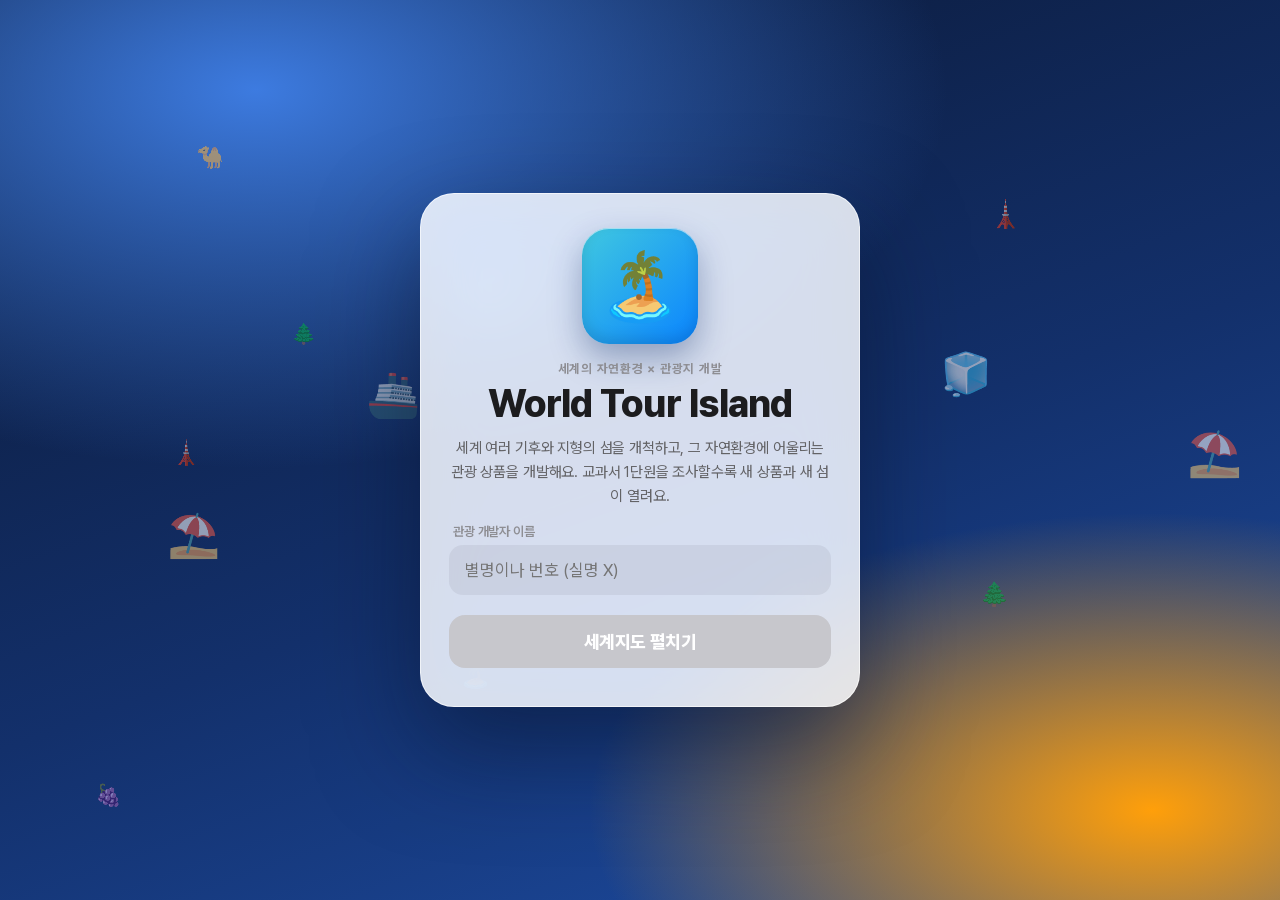
<file: world/index.html>
<!DOCTYPE html>
<html lang="ko">
<head>
<meta charset="utf-8">
<meta http-equiv="Content-Security-Policy" content="default-src 'none'; script-src 'self' 'unsafe-inline'; style-src 'self' 'unsafe-inline'; img-src 'self' data: blob:; font-src 'self'; connect-src 'none'; form-action 'none'; base-uri 'none'">
<meta name="referrer" content="no-referrer">
<meta name="robots" content="noindex, nofollow">
<meta name="viewport" content="width=device-width, initial-scale=1, viewport-fit=cover">
<title>World Tour Island</title>
<link href="../lib/fonts/pretendard.css" rel="stylesheet">
<style>

:root{
  --ink:#16233A; --muted:#5A6B84; --paper:#EAF1F8; --card:#FFFFFF; --line:rgba(22,35,58,.1);
  --bp:#1C57A5; --bp-deep:#0F3B78; --bp-grid:rgba(255,255,255,.12);
  --gold:#FFC83D; --gold-deep:#E0A300; --gold-ink:#3A2A00;
  --mint:#2FBF83; --coral:#F0555B; --sky:#5CB8FF;
  --game-bg:#1B2B4A; --game-panel:#22375C; --game-panel-2:#2A4470; --game-ink:#EAF2FF;
  --display:"Do Hyeon","Apple SD Gothic Neo","Malgun Gothic",sans-serif;
  --body:"Noto Sans KR","Apple SD Gothic Neo","Malgun Gothic",sans-serif;
  --emoji:"Apple Color Emoji","Segoe UI Emoji","Noto Color Emoji","Segoe UI Symbol",sans-serif;
  box-sizing:border-box;
  padding-top:env(safe-area-inset-top,0px);
  padding-bottom:env(safe-area-inset-bottom,0px);
}
@media (prefers-color-scheme:dark){
  :root:not([data-theme="light"]){--ink:#E4ECF7;--muted:#9AABC2;--paper:#0E1522;--card:#172234;--line:rgba(255,255,255,.1);--bp:#174985;--bp-deep:#0D2F5E}
}
:root[data-theme="dark"]{--ink:#E4ECF7;--muted:#9AABC2;--paper:#0E1522;--card:#172234;--line:rgba(255,255,255,.1);--bp:#174985;--bp-deep:#0D2F5E}
*,*::before,*::after{box-sizing:inherit}
html{scroll-padding-top:env(safe-area-inset-top,0px)}
html,body{height:100%;margin:0}
body{background:var(--game-bg);color:var(--ink);font-family:var(--body);-webkit-tap-highlight-color:transparent;overscroll-behavior:none}
button{font-family:inherit;cursor:pointer;color:inherit}
button:focus-visible,input:focus-visible{outline:3px solid var(--gold);outline-offset:2px}
.hidden{display:none!important}

/* ===== 시작 화면 ===== */
#intro{position:fixed;inset:0;overflow:auto;display:grid;place-items:center;padding:24px;z-index:80;
  background:radial-gradient(120% 80% at 50% 110%,#FFB48A 0%,#7E8BE0 45%,#1B2B4A 100%)}
#introSky{position:absolute;inset:0;width:100%;height:100%;pointer-events:none}
.intro-card{position:relative;width:min(480px,100%);background:rgba(255,255,255,.96);color:#16233A;border-radius:24px;padding:30px 26px;box-shadow:0 30px 80px rgba(8,16,40,.45)}
.logo{font-family:var(--display);font-size:54px;line-height:.95;margin:0;color:#1C57A5;letter-spacing:-.01em}
.logo span{display:block;font-size:20px;color:#E07A2E;margin-bottom:6px;letter-spacing:.02em}
.intro-card p{margin:12px 0 4px;color:#5A6B84;line-height:1.6;font-size:15px}
.intro-card label{display:block;font-weight:700;font-size:14px;margin:16px 0 6px}
.intro-card input{width:100%;font:inherit;font-size:18px;padding:12px 14px;border-radius:12px;border:2px solid #C9D6E6;background:#fff;color:#16233A}
.cta{width:100%;margin-top:22px;padding:16px;border:0;border-radius:16px;background:linear-gradient(#FFD25A,#FFB800);color:#3A2A00;font-family:var(--display);font-size:26px;box-shadow:0 5px 0 #D08F00}
.cta:active{transform:translateY(3px);box-shadow:0 2px 0 #D08F00}
.cta:disabled{filter:grayscale(.7);opacity:.6}
.continue{margin-top:12px;font-size:14px;color:#5A6B84;text-align:center}

/* ===== 게임 레이아웃 ===== */
#app{display:none;height:100%;min-height:0}
#app.on{display:grid;grid-template-columns:minmax(0,1fr) minmax(430px,480px)}
.zone-game{position:relative;display:flex;flex-direction:column;min-height:0;background:var(--game-bg);color:var(--game-ink)}
.zone-puzzle{display:flex;flex-direction:column;min-height:0;background:var(--bp);color:#fff;border-left:4px solid #0B2A55}

/* 상단 HUD */
.hud{display:flex;align-items:center;gap:8px;padding:10px 12px;background:linear-gradient(#22375C,#1F3254);border-bottom:1px solid rgba(255,255,255,.06);flex-wrap:wrap;position:relative;z-index:3}
.cityblock{display:flex;align-items:center;gap:10px;margin-right:auto;min-width:0}
.rank-badge{width:44px;height:44px;border-radius:14px;display:grid;place-items:center;font-size:26px;background:linear-gradient(#3B5A92,#2A4470);box-shadow:inset 0 -3px 0 rgba(0,0,0,.25);font-family:var(--emoji)}
.cityname{font-family:var(--display);font-size:24px;line-height:1.05;white-space:nowrap;overflow:hidden;text-overflow:ellipsis;max-width:220px}
.cityname small{display:block;font-family:var(--body);font-size:12px;opacity:.75}
.chip{display:flex;align-items:center;gap:6px;padding:5px 10px 5px 8px;border-radius:12px;background:rgba(255,255,255,.08);white-space:nowrap}
.chip .ic{font-family:var(--emoji);font-size:18px}
.chip b{font-family:var(--display);font-weight:400;font-size:20px;line-height:1}
.chip small{display:block;font-size:10px;opacity:.7;line-height:1}
.chip.coin{background:linear-gradient(#FFD25A,#FFB800);color:#3A2A00;box-shadow:0 3px 0 #C98A00}
.chip.coin.bump{animation:bump .5s}
.chip.coin.shake{animation:shake .45s}
@keyframes bump{30%{transform:scale(1.18)}}
.meter{width:54px;height:6px;border-radius:3px;background:rgba(255,255,255,.15);overflow:hidden;margin-top:3px}
.meter i{display:block;height:100%;background:var(--mint);border-radius:3px;transition:width .4s}
.iconbtn{width:40px;height:40px;border-radius:12px;border:0;background:rgba(255,255,255,.1);font-size:18px;font-family:var(--emoji)}

/* 지도 */
.map{position:relative;flex:1;min-height:0;overflow:hidden;touch-action:none}
#city{position:absolute;inset:0;width:100%;height:100%;display:block}
.advisor{position:absolute;left:12px;top:12px;display:flex;align-items:flex-start;gap:8px;max-width:min(420px,70%);pointer-events:none;z-index:2}
.advisor .face{font-size:30px;font-family:var(--emoji);filter:drop-shadow(0 2px 2px rgba(0,0,0,.3))}
.advisor .bubble{background:rgba(255,255,255,.95);color:#16233A;padding:9px 13px;border-radius:14px 14px 14px 4px;font-size:14px;font-weight:700;line-height:1.45;box-shadow:0 6px 16px rgba(0,0,0,.2)}
.maptools{position:absolute;right:12px;top:12px;display:flex;flex-direction:column;gap:6px;z-index:2}
.maptools button{width:42px;height:42px;border-radius:12px;border:0;background:rgba(255,255,255,.92);color:#16233A;font-size:20px;font-weight:900;box-shadow:0 3px 8px rgba(0,0,0,.2);font-family:var(--emoji)}
.modehint{position:absolute;left:50%;bottom:12px;transform:translateX(-50%);background:rgba(16,26,48,.88);color:#fff;padding:8px 14px;border-radius:999px;font-size:14px;font-weight:700;white-space:nowrap;pointer-events:none;z-index:2;max-width:92%;overflow:hidden;text-overflow:ellipsis}
.modehint:empty{display:none}
.floaty{position:absolute;pointer-events:none;font-family:var(--display);font-size:22px;color:#FFE27A;text-shadow:0 2px 0 rgba(0,0,0,.4);animation:floaty 1s forwards;z-index:3}
@keyframes floaty{to{transform:translateY(-46px);opacity:0}}

/* 건설 메뉴 */
.buildbar{background:linear-gradient(#22375C,#1B2E50);border-top:1px solid rgba(255,255,255,.06);padding:8px 10px 10px;position:relative;z-index:3}
.bb-top{display:flex;gap:6px;align-items:center;overflow-x:auto;scrollbar-width:none;padding-bottom:6px}
.bb-top::-webkit-scrollbar{display:none}
.tool{border:0;border-radius:12px;padding:8px 11px;background:rgba(255,255,255,.08);color:var(--game-ink);font-size:14px;font-weight:700;white-space:nowrap}
.tool.on{background:#fff;color:#16233A}
.tool.danger.on{background:var(--coral);color:#fff}
.sep{width:1px;align-self:stretch;background:rgba(255,255,255,.12);margin:2px 4px}
.cat{border:0;border-radius:12px;padding:8px 12px;background:transparent;color:rgba(234,242,255,.7);font-size:14px;font-weight:700;white-space:nowrap;position:relative}
.cat.on{background:var(--game-panel-2);color:#fff}
.cat .new{position:absolute;top:2px;right:2px;width:8px;height:8px;border-radius:50%;background:var(--coral)}
.cards{display:flex;gap:8px;overflow-x:auto;padding:2px 2px 4px;scroll-snap-type:x proximity;scrollbar-width:thin}
.card{flex:0 0 96px;scroll-snap-align:start;border:2px solid transparent;border-radius:14px;background:var(--game-panel-2);color:var(--game-ink);padding:6px 6px 7px;text-align:center;position:relative}
.card canvas{width:84px;height:66px;display:block;margin:0 auto}
.card .nm{font-size:12.5px;font-weight:700;line-height:1.2;margin-top:2px;white-space:nowrap;overflow:hidden;text-overflow:ellipsis}
.card .cost{font-family:var(--display);font-size:16px;color:#FFD25A;line-height:1.1}
.card .eff{font-size:10.5px;opacity:.75;white-space:nowrap}
.card.on{border-color:var(--gold);background:#35558A;box-shadow:0 0 0 3px rgba(255,200,61,.25)}
.card.poor .cost{color:#FF9A9E}
.card.locked{background:rgba(255,255,255,.04);color:rgba(234,242,255,.45)}
.card.locked canvas{filter:grayscale(1) brightness(.6);opacity:.5}
.card.locked .lock{position:absolute;inset:6px 6px auto;height:66px;display:grid;place-items:center;font-size:12px;font-weight:900;color:#fff;text-shadow:0 1px 2px #000}
.card .newtag{position:absolute;top:-6px;right:-6px;background:var(--coral);color:#fff;font-size:10px;font-weight:900;padding:2px 6px;border-radius:999px}

/* ===== 퍼즐 존 ===== */
.pz-head{padding:12px 16px 10px;background:linear-gradient(rgba(0,0,0,.18),rgba(0,0,0,.08));border-bottom:1px solid rgba(255,255,255,.08)}
.pz-top{display:flex;align-items:center;justify-content:space-between;gap:10px}
.pz-top h2{margin:0;font-family:var(--display);font-weight:400;font-size:28px;line-height:1}
.pz-top .zone{font-size:12px;opacity:.8;text-align:right;line-height:1.35}
.track{display:grid;grid-template-columns:repeat(32,1fr);gap:2px;margin-top:10px}
.track i{height:8px;border-radius:2px;background:rgba(255,255,255,.15)}
.track i.e{--c:#8EE3B5}.track i.m{--c:#FFD25A}.track i.h{--c:#FF8C8C}
.track i.done{background:var(--c)}
.track i.now{background:#fff;box-shadow:0 0 0 2px rgba(255,255,255,.4)}
.track i.gap{margin-left:6px}

.pz-body{padding:12px 16px;background-image:linear-gradient(var(--bp-grid) 1px,transparent 1px),linear-gradient(90deg,var(--bp-grid) 1px,transparent 1px);background-size:22px 22px}
.pz-main{display:flex;gap:14px;align-items:center;justify-content:center}
.board{--cs:44px;display:grid;justify-content:center;user-select:none}
.board .c{width:var(--cs);height:var(--cs);display:grid;place-items:center}
.board .clue{all:unset;width:var(--cs);height:var(--cs);display:grid;place-items:center;font-family:var(--display);font-size:calc(var(--cs)*.52);color:#FFE39A;cursor:pointer;border-radius:50%}
.board .clue.on{background:rgba(255,227,154,.28)}
.board .cell{border:1.5px solid rgba(255,255,255,.6);background:rgba(255,255,255,.08);margin:-0.75px;padding:0}
.board .cell button{all:unset;width:100%;height:100%;display:grid;place-items:center;cursor:pointer;font-family:var(--display);font-size:calc(var(--cs)*.58);color:#fff}
.board .cell.given{background:rgba(255,255,255,.3)}
.board .cell.given span{font-family:var(--display);font-size:calc(var(--cs)*.58);display:grid;place-items:center;width:100%;height:100%}
.board .cell.line{background:rgba(255,227,154,.2)}
.board .cell.sel{background:var(--gold)}
.board .cell.sel button{color:var(--gold-ink)}
.board .cell.hint button{color:#B9F5D6}
.board.shake{animation:shake .45s}
@keyframes shake{20%{transform:translateX(-10px)}40%{transform:translateX(9px)}60%{transform:translateX(-6px)}80%{transform:translateX(4px)}}
.pad{display:grid;grid-template-columns:repeat(2,52px);gap:7px}
.pad button{height:48px;border-radius:13px;border:0;background:#fff;color:var(--bp-deep);font-family:var(--display);font-size:26px;box-shadow:0 3px 0 rgba(0,0,0,.2)}
.pad button.erase{background:rgba(255,255,255,.18);color:#fff;font-size:18px;box-shadow:none}
.pad button:disabled{opacity:.35}
.pz-actions{display:flex;gap:8px;margin-top:12px;align-items:stretch}
.submit{flex:1;padding:12px;border:0;border-radius:14px;background:linear-gradient(#FFD25A,#FFB800);color:var(--gold-ink);font-family:var(--display);font-size:24px;box-shadow:0 4px 0 #C98A00}
.submit:active{transform:translateY(3px);box-shadow:0 1px 0 #C98A00}
.submit:disabled{filter:grayscale(.8);opacity:.5;box-shadow:none}
.hint-btn{padding:0 12px;border-radius:14px;border:2px solid rgba(255,255,255,.35);background:transparent;color:#fff;font-size:13px;font-weight:700;line-height:1.3}
.hint-btn:disabled{opacity:.35}
.pz-status{display:flex;align-items:center;justify-content:space-between;gap:10px;margin-top:8px;min-height:24px}
.tries{display:flex;gap:5px;align-items:center;font-size:12px;opacity:.9;white-space:nowrap}
.tries i{width:11px;height:11px;border-radius:50%;background:#fff;display:inline-block}
.tries i.used{background:transparent;border:2px solid rgba(255,255,255,.5)}
.msg{font-weight:700;font-size:14px;text-align:right}
.msg.bad{color:#FFD0D2}.msg.ok{color:#B9F5D6}
.stop{display:none;margin-top:8px;padding:10px;border-radius:14px;text-align:center;color:#2A1F00;font-weight:700;
  background:repeating-linear-gradient(-45deg,var(--gold) 0 16px,#23201a 16px 32px)}
.stop.on{display:block}
.stop div{background:var(--gold);display:inline-block;padding:6px 14px;border-radius:10px;font-size:14px}
.stop b{font-family:var(--display);font-weight:400;font-size:26px;display:block}

/* 3D 쌓기나무 */
.lab{flex:1;min-height:220px;display:flex;flex-direction:column;background:#EEF3F9;color:#16233A;border-top:4px solid #0B2A55}
.lab-bar{display:flex;align-items:center;gap:6px;padding:7px 10px;flex-wrap:wrap}
.lab-bar .title{font-family:var(--display);font-size:19px;margin-right:2px}
.seg{display:inline-flex;background:rgba(28,87,165,.1);border-radius:10px;padding:3px;gap:2px}
.seg button{border:0;background:transparent;color:#16233A;padding:6px 10px;border-radius:8px;font-size:13px;font-weight:700}
.seg button.on{background:#fff;color:#1C57A5;box-shadow:0 1px 3px rgba(0,0,0,.12)}
.seg.mode button.on[data-m="add"]{color:#1F8A55}.seg.mode button.on[data-m="del"]{color:#C83E44}
.lab-bar .spacer{flex:1}
#cube{flex:1;position:relative;min-height:0;touch-action:none;cursor:grab}
#cube canvas{display:block;width:100%;height:100%}
.cap{position:absolute;left:50%;top:8px;transform:translateX(-50%);background:rgba(22,35,58,.86);color:#fff;padding:6px 12px;border-radius:10px;font-size:13px;font-weight:700;pointer-events:none;white-space:nowrap;max-width:94%;overflow:hidden;text-overflow:ellipsis}
.cap:empty{display:none}
.lab-tip{position:absolute;left:8px;bottom:6px;font-size:11px;color:#5A6B84;pointer-events:none}
.nogl{position:absolute;inset:0;display:grid;place-items:center;color:#5A6B84;font-size:14px;text-align:center;padding:20px}
.pz-foot{display:flex;justify-content:space-between;align-items:center;padding:6px 12px;background:#0F3B78;font-size:12px}
.pz-foot button{background:none;border:0;color:rgba(255,255,255,.6);text-decoration:underline;font-size:12px;padding:4px}

/* ===== 모달 ===== */
.modal{position:fixed;inset:0;display:none;place-items:center;padding:20px;background:rgba(6,12,30,.6);z-index:70;backdrop-filter:blur(2px)}
.modal.on{display:grid}
.sheet{width:min(440px,100%);background:#fff;color:#16233A;border-radius:24px;padding:24px 22px 20px;text-align:center;box-shadow:0 30px 80px rgba(0,0,0,.4);animation:pop .35s cubic-bezier(.2,1.4,.4,1)}
@keyframes pop{from{transform:scale(.8);opacity:0}}
.sheet .big{font-size:52px;line-height:1;font-family:var(--emoji)}
.sheet h3{font-family:var(--display);font-weight:400;font-size:34px;margin:8px 0 2px;color:#1C57A5}
.sheet .sub{color:#5A6B84;font-size:14px;margin-bottom:14px}
.rows{text-align:left;border-radius:14px;background:#F4F7FB;padding:6px 14px;margin-bottom:12px}
.rows div{display:flex;justify-content:space-between;padding:8px 0;border-bottom:1px dashed #D4DDE9;font-size:15px}
.rows div:last-child{border:0}
.rows b{font-family:var(--display);font-weight:400;font-size:20px}
.rows .total b{color:#D98E00;font-size:24px}
.unlocks{display:flex;flex-wrap:wrap;gap:6px;justify-content:center;margin:4px 0 14px}
.unlocks span{background:#FFF4D1;border:1.5px solid #FFD25A;border-radius:999px;padding:5px 10px;font-size:13px;font-weight:700}
.unlocks .land{background:#DDF6E8;border-color:#7AD6A4}
.sheet .go{width:100%;padding:14px;border:0;border-radius:14px;background:linear-gradient(#FFD25A,#FFB800);color:#3A2A00;font-family:var(--display);font-size:24px;box-shadow:0 4px 0 #C98A00}
.steps{text-align:left;display:grid;gap:10px;margin:6px 0 16px}
.steps div{display:flex;gap:12px;align-items:center;background:#F4F7FB;border-radius:14px;padding:10px 12px;font-size:14.5px;line-height:1.45}
.steps .n{font-size:28px;font-family:var(--emoji)}
.cert-img{width:100%;border-radius:14px;margin:4px 0 10px;display:block;background:#1B2B4A}
.cert-code{font-family:var(--display);font-size:30px;letter-spacing:.06em;background:#FFF4D1;border-radius:12px;padding:8px;margin-bottom:6px}

.toast{position:fixed;left:50%;bottom:calc(env(safe-area-inset-bottom,0px) + 22px);transform:translate(-50%,20px);opacity:0;background:#16233A;color:#fff;padding:12px 18px;border-radius:14px;font-weight:700;font-size:15px;transition:.25s;z-index:90;pointer-events:none;max-width:90vw;text-align:center;box-shadow:0 8px 24px rgba(0,0,0,.3)}
.toast.on{opacity:1;transform:translate(-50%,0)}

/* ===== 좁은 화면 ===== */
@media (max-width:999px){
  #app.on{display:flex;flex-direction:column;height:auto;min-height:100%}
  .zone-game{height:min(78vh,640px)}
  .zone-puzzle{border-left:0;border-top:4px solid #0B2A55}
  .lab{height:420px;flex:none}
  .cityname{max-width:140px}
}
@media (prefers-reduced-motion:reduce){*{animation:none!important;transition:none!important}}

/* ===== 월드 투어 전용 ===== */
#intro{background:radial-gradient(120% 80% at 50% 110%,#FFD08A 0%,#5BB7E8 50%,#12406B 100%)}
.logo{color:#0F6FA8}.logo span{color:#E07A2E}
.isl-badge{display:flex;align-items:center;gap:10px;margin-right:auto;min-width:0;border:0;background:transparent;padding:0;text-align:left;color:inherit}
.isl-badge .ic{width:46px;height:46px;border-radius:14px;display:grid;place-items:center;font-size:28px;background:linear-gradient(#3B8AC2,#2A6A9E);box-shadow:inset 0 -3px 0 rgba(0,0,0,.25);font-family:var(--emoji)}
.isl-badge b{font-family:var(--display);font-weight:400;font-size:23px;line-height:1.05;display:block;white-space:nowrap}
.isl-badge small{font-size:12px;opacity:.8;white-space:nowrap}
.hudbtn{height:40px;border-radius:12px;border:0;background:rgba(255,255,255,.12);color:#fff;font-size:14px;font-weight:700;padding:0 12px;white-space:nowrap;position:relative}
.hudbtn .dot{position:absolute;top:-3px;right:-3px;width:12px;height:12px;border-radius:50%;background:var(--coral);box-shadow:0 0 0 2px #22375C;animation:bump 1s infinite}
.hudbtn.poster{background:linear-gradient(#FF8A6B,#F0555B)}
.meter i.env-good{background:#2FBF83}.meter i.env-mid{background:#FFC83D}.meter i.env-bad{background:#F0555B}
.card .tag{position:absolute;top:4px;left:4px;font-size:10px;font-weight:900;background:#3E9BD1;color:#fff;border-radius:6px;padding:1px 5px}

/* 연구소(퀴즈) */
.zone-quiz{display:flex;flex-direction:column;min-height:0;background:#0F4C7A;color:#fff;border-left:4px solid #0A3558}
.qz-head{padding:12px 16px 10px;background:linear-gradient(rgba(0,0,0,.2),rgba(0,0,0,.08))}
.qz-head .row{display:flex;align-items:baseline;justify-content:space-between;gap:10px}
.qz-head h2{margin:0;font-family:var(--display);font-weight:400;font-size:28px}
.qz-head .cnt{font-size:13px;opacity:.9}
.qz-head .cnt b{font-family:var(--display);font-weight:400;font-size:22px;color:#FFD25A}
.pbar{height:8px;border-radius:4px;background:rgba(255,255,255,.15);margin-top:8px;overflow:hidden}
.pbar i{display:block;height:100%;background:linear-gradient(90deg,#8EE3B5,#FFD25A);border-radius:4px;transition:width .5s}
.sets{display:grid;grid-template-columns:repeat(5,1fr);gap:6px;padding:10px 12px}
.set{border:0;border-radius:12px;background:rgba(255,255,255,.08);color:#fff;padding:6px 2px 5px;text-align:center;position:relative;line-height:1.15}
.set .e{font-size:20px;font-family:var(--emoji);display:block}
.set .n{font-size:11px;font-weight:700;display:block;white-space:nowrap;overflow:hidden;text-overflow:ellipsis;padding:0 2px}
.set .k{font-size:11px;opacity:.75}
.set.on{background:#fff;color:#0F4C7A}
.set.full::after{content:'✔';position:absolute;top:2px;right:5px;font-size:11px;color:#2FBF83;font-weight:900}
.qbody{flex:1;min-height:0;overflow-y:auto;padding:4px 14px 14px}
.qcard{background:#fff;color:#16233A;border-radius:18px;padding:16px 16px 14px;box-shadow:0 8px 20px rgba(0,0,0,.2)}
.qmeta{display:flex;justify-content:space-between;align-items:center;font-size:12.5px;color:#5A6B84;margin-bottom:8px}
.qmeta .pg{background:#EAF3FB;color:#0F6FA8;border-radius:999px;padding:3px 9px;font-weight:700}
.qtext{font-size:19px;font-weight:900;line-height:1.45;margin:2px 0 14px;word-break:keep-all}
.opts{display:grid;gap:8px}
.opt{display:flex;gap:10px;align-items:center;width:100%;text-align:left;border:2px solid #DCE5F0;background:#F7FAFD;border-radius:14px;padding:11px 12px;font-size:16px;font-weight:700;color:#16233A;line-height:1.35;word-break:keep-all}
.opt .l{flex:0 0 28px;height:28px;border-radius:50%;display:grid;place-items:center;background:#E3ECF7;color:#0F6FA8;font-family:var(--display);font-size:17px}
.opt:disabled{cursor:default}
.opt.wrong{border-color:#F0555B;background:#FFF0F0;color:#B3363C}
.opt.wrong .l{background:#F0555B;color:#fff}
.opt.right{border-color:#2FBF83;background:#E8FAF1;color:#137A4F}
.opt.right .l{background:#2FBF83;color:#fff}
.qcard.shake{animation:shake .45s}
.fb{margin-top:12px;border-radius:14px;padding:12px 14px;font-size:15px;line-height:1.55;word-break:keep-all}
.fb.ok{background:#E8FAF1;color:#115C3C}
.fb.no{background:#FFF4E5;color:#7A4A00}
.fb b.big{font-family:var(--display);font-weight:400;font-size:22px;display:block;margin-bottom:2px}
.fb .unl{display:flex;flex-wrap:wrap;gap:5px;margin-top:8px}
.fb .unl span{background:#FFF4D1;border:1.5px solid #FFD25A;border-radius:999px;padding:3px 9px;font-size:12.5px;font-weight:700;color:#5A4200}
.fb .unl span.isl{background:#DDF1FF;border-color:#7CC4F2;color:#0F4C7A}
.next{width:100%;margin-top:12px;padding:13px;border:0;border-radius:14px;background:linear-gradient(#FFD25A,#FFB800);color:#3A2A00;font-family:var(--display);font-size:22px;box-shadow:0 4px 0 #C98A00}
.preview{margin-top:14px;background:rgba(255,255,255,.08);border-radius:14px;padding:10px 12px}
.preview h4{margin:0 0 8px;font-size:13px;font-weight:700;opacity:.85}
.preview .list{display:flex;flex-wrap:wrap;gap:6px}
.preview .list span{font-size:12.5px;background:rgba(255,255,255,.1);border-radius:999px;padding:4px 10px}
.preview .list span.got{background:#2FBF83}
.qz-foot{display:flex;justify-content:space-between;align-items:center;padding:6px 12px;background:#0A3558;font-size:12px}
.qz-foot button{background:none;border:0;color:rgba(255,255,255,.6);text-decoration:underline;font-size:12px;padding:4px}

/* 세계지도 */
.worldsheet{width:min(980px,100%);max-height:calc(100vh - 30px);overflow:auto;background:linear-gradient(#EAF6FF,#FFFFFF);border-radius:24px;padding:20px;color:#16233A;animation:pop .35s cubic-bezier(.2,1.4,.4,1)}
.worldsheet h3{font-family:var(--display);font-weight:400;font-size:32px;margin:0;color:#0F6FA8}
.worldsheet .sub{color:#5A6B84;font-size:14px;margin:2px 0 14px}
.isles{display:grid;grid-template-columns:repeat(3,1fr);gap:12px}
.isle{border:3px solid transparent;border-radius:18px;background:#fff;padding:12px;text-align:left;box-shadow:0 4px 14px rgba(20,60,110,.12);display:flex;flex-direction:column;gap:6px;color:#16233A}
.isle .top{display:flex;align-items:center;gap:10px}
.isle .em{font-size:40px;font-family:var(--emoji)}
.isle b{font-family:var(--display);font-weight:400;font-size:22px;display:block;line-height:1.1}
.isle .tags{display:flex;gap:5px;flex-wrap:wrap}
.isle .tags span{font-size:11.5px;font-weight:700;border-radius:999px;padding:2px 8px;background:#EAF3FB;color:#0F6FA8}
.isle .tags span.t2{background:#FFF1DE;color:#A35A00}
.isle p{margin:0;font-size:13px;color:#5A6B84;line-height:1.45}
.isle .st{margin-top:auto;font-size:13px;font-weight:900;padding-top:4px}
.isle.cur{border-color:#FFB800}
.isle.lock{opacity:.55;filter:grayscale(.6)}
.isle.new .st{color:#E0542E}
@media (max-width:760px){.isles{grid-template-columns:1fr 1fr}}

/* 포스터 */
.postersheet{width:min(1000px,100%);max-height:calc(100vh - 30px);overflow:auto;background:#fff;border-radius:24px;padding:20px;color:#16233A;display:grid;grid-template-columns:1fr 1fr;gap:18px;animation:pop .35s cubic-bezier(.2,1.4,.4,1)}
.postersheet h3{font-family:var(--display);font-weight:400;font-size:30px;margin:0 0 4px;color:#E0542E}
.postersheet label{display:block;font-weight:700;font-size:13.5px;margin:12px 0 5px}
.postersheet input,.postersheet select{width:100%;font:inherit;font-size:16px;padding:10px 12px;border-radius:12px;border:2px solid #D6E0EC;background:#fff;color:#16233A}
.picks{display:flex;flex-wrap:wrap;gap:6px}
.picks button{border:2px solid #D6E0EC;background:#F7FAFD;border-radius:999px;padding:6px 11px;font-size:13.5px;font-weight:700;color:#16233A}
.picks button.on{border-color:#FFB800;background:#FFF4D1}
.two{display:grid;grid-template-columns:1fr 1fr;gap:8px}
.pv{display:flex;flex-direction:column;align-items:center;gap:8px}
.pv img{width:100%;border-radius:12px;box-shadow:0 8px 24px rgba(0,0,0,.18);background:#EEE}
.pv .note{font-size:13px;color:#5A6B84;text-align:center}
.pbtns{display:flex;gap:8px;margin-top:14px}
.pbtns button{flex:1;padding:12px;border:0;border-radius:12px;font-weight:900;font-size:15px}
.pbtns .mk{background:linear-gradient(#FFD25A,#FFB800);color:#3A2A00}
.pbtns .cl{background:#EEF2F7;color:#16233A}
.empty{background:#F4F7FB;border-radius:12px;padding:12px;font-size:13.5px;color:#5A6B84;line-height:1.5}
@media (max-width:760px){.postersheet{grid-template-columns:1fr}}

#app.on{grid-template-columns:minmax(0,1fr) minmax(420px,470px)}
.card{width:96px;min-width:0}
#mWorld{z-index:90}
.hud .chip small{white-space:nowrap}
@media (max-width:999px){ .zone-quiz{border-left:0;border-top:4px solid #0A3558} .qbody{overflow:visible} }
/* ===================== App Store 디자인 레이어 ===================== */
:root{
  --display:"Pretendard Variable",Pretendard,-apple-system,BlinkMacSystemFont,"Apple SD Gothic Neo","Noto Sans KR","Noto Sans CJK KR",system-ui,sans-serif;
  --body:var(--display);
  --ios-blue:#0A84FF; --ios-indigo:#5E5CE6; --ios-orange:#FF9F0A; --ios-yellow:#FFD60A; --ios-green:#30D158; --ios-red:#FF453A; --ios-pink:#FF375F; --ios-teal:#40C8E0;
  --glass:rgba(28,34,56,.72); --glass-line:rgba(255,255,255,.09);
  --gold:#FFD60A; --gold-ink:#3A2600;
}
body{font-family:var(--body);-webkit-font-smoothing:antialiased;-moz-osx-font-smoothing:grayscale;letter-spacing:-.01em;background:#0B1020}
h1,h2,h3,.logo,.cityname,.isl-badge b,.chip b,.pz-top h2,.qz-head h2,.submit,.go,.cta,.next,.card .cost,.sheet h3,.worldsheet h3,.postersheet h3,.lab-bar .title,.rtabs button,.permit-head h2,.cert h3,.cert-code,.qtext{font-weight:800!important;letter-spacing:-.025em}
.board .clue,.board .cell button,.board .cell.given span,.pad button,.stop b,.opt .l,.isle b,.qz-head .cnt b{font-weight:800!important}
button{-webkit-tap-highlight-color:transparent;transition:transform .12s ease, background-color .2s ease, box-shadow .2s ease}
button:active:not(:disabled){transform:scale(.97)}

/* ---------- 시작 화면 ---------- */
#intro{background:radial-gradient(90% 70% at 20% 10%,#3D7BE0 0%,transparent 60%),radial-gradient(80% 60% at 90% 90%,#FF9F0A 0%,transparent 55%),linear-gradient(160deg,#0A1630 0%,#13306B 55%,#1E4FA8 100%)}
.intro-card{background:rgba(255,255,255,.84);-webkit-backdrop-filter:blur(30px) saturate(180%);backdrop-filter:blur(30px) saturate(180%);border:1px solid rgba(255,255,255,.65);border-radius:34px;padding:34px 28px 26px;box-shadow:0 40px 100px rgba(5,15,40,.5);text-align:center;width:min(440px,100%)}
.appicon{width:116px;height:116px;margin:0 auto 18px;border-radius:27px;display:grid;place-items:center;font-size:66px;font-family:var(--emoji);box-shadow:0 14px 32px rgba(10,40,100,.35),inset 0 1px 0 rgba(255,255,255,.55),inset 0 -6px 14px rgba(0,0,0,.12);animation:iconIn .7s cubic-bezier(.2,1.4,.4,1)}
@keyframes iconIn{from{transform:scale(.6) rotate(-8deg);opacity:0}}
.logo{font-size:38px!important;color:#1C1C1E!important;line-height:1.05!important}
.logo span{display:block;font-size:12.5px!important;font-weight:700!important;letter-spacing:.06em!important;color:#8E8E93!important;margin-bottom:8px!important;text-transform:uppercase}
.intro-card p{color:#636366;font-size:15px;line-height:1.6;margin:12px 0 6px}
.intro-card label{text-align:left;font-size:13px;color:#8E8E93;font-weight:600;margin:16px 4px 6px}
.intro-card input{background:rgba(118,118,128,.12);border:0;border-radius:14px;font-size:17px;padding:15px 16px;color:#1C1C1E}
.intro-card input:focus{outline:none;box-shadow:0 0 0 3px rgba(10,132,255,.35);background:#fff}
.cta{background:var(--ios-blue)!important;color:#fff!important;border-radius:16px!important;font-size:18px!important;padding:16px!important;box-shadow:0 10px 24px rgba(10,132,255,.38)!important;margin-top:20px!important}
.cta:disabled{background:#C7C7CC!important;box-shadow:none!important;filter:none!important;opacity:1!important}
.rules{text-align:left;background:rgba(118,118,128,.1);border-radius:16px;color:#3A3A3C}
.rules b{color:var(--ios-blue)}
.continue{color:#8E8E93}

/* ---------- 게임 존 ---------- */
.zone-game{background:radial-gradient(120% 90% at 20% 0%,#1C2D5E 0%,#0B1020 62%)}
.hud{margin:10px 10px 0;border-radius:22px;background:var(--glass);-webkit-backdrop-filter:blur(24px) saturate(180%);backdrop-filter:blur(24px) saturate(180%);border:1px solid var(--glass-line);box-shadow:0 12px 30px rgba(0,0,0,.25);padding:8px 10px;gap:8px}
.rank-badge,.isl-badge .ic{border-radius:15px;background:linear-gradient(135deg,var(--ios-indigo),var(--ios-blue));box-shadow:0 6px 16px rgba(10,132,255,.35),inset 0 1px 0 rgba(255,255,255,.35)}
.cityname,.isl-badge b{font-size:21px!important}
.cityname small,.isl-badge small{font-size:12px;opacity:.6;font-weight:600}
.chip{background:rgba(255,255,255,.07);border-radius:14px;padding:6px 12px 6px 9px;border:1px solid rgba(255,255,255,.05)}
.chip b{font-size:18px!important}
.chip small{font-size:10.5px;opacity:.55;font-weight:600}
.chip.coin{background:linear-gradient(180deg,#FFE04A,#FF9F0A);color:var(--gold-ink);box-shadow:0 8px 18px rgba(255,159,10,.35),inset 0 1px 0 rgba(255,255,255,.65);border:0}
.meter{background:rgba(255,255,255,.12);height:5px}
.iconbtn,.hudbtn{border-radius:14px;background:rgba(255,255,255,.1);border:1px solid rgba(255,255,255,.06)}
.hudbtn{font-weight:700}
.hudbtn.poster{background:linear-gradient(180deg,#FF6482,var(--ios-pink));border:0;box-shadow:0 8px 18px rgba(255,55,95,.35)}
.map{margin:10px;border-radius:26px;box-shadow:0 24px 60px rgba(0,0,0,.4),inset 0 0 0 1px rgba(255,255,255,.06)}
.advisor{left:14px;top:14px}
.advisor .bubble{border-radius:18px 18px 18px 6px;background:rgba(255,255,255,.88);-webkit-backdrop-filter:blur(18px);backdrop-filter:blur(18px);font-weight:600;font-size:13.5px;box-shadow:0 10px 24px rgba(0,0,0,.18)}
.maptools{right:14px;top:14px}
.maptools button{border-radius:14px;background:rgba(255,255,255,.86);-webkit-backdrop-filter:blur(14px);backdrop-filter:blur(14px);box-shadow:0 8px 18px rgba(0,0,0,.18);font-size:18px}
.modehint{background:rgba(20,20,24,.78);-webkit-backdrop-filter:blur(14px);backdrop-filter:blur(14px);border-radius:999px;font-weight:600;padding:9px 16px;bottom:14px}
.buildbar{margin:0 10px 10px;border-radius:24px;background:var(--glass);-webkit-backdrop-filter:blur(24px) saturate(180%);backdrop-filter:blur(24px) saturate(180%);border:1px solid var(--glass-line);padding:12px 10px 12px;position:relative}
.buildbar::before{content:'';position:absolute;top:5px;left:50%;width:36px;height:4px;margin-left:-18px;border-radius:2px;background:rgba(255,255,255,.22)}
.bb-top{padding-top:4px}
.tool,.cat{border-radius:999px;padding:8px 14px;font-weight:700;font-size:13.5px}
.tool{background:rgba(255,255,255,.08)}
.tool.on{background:#fff;color:#1C1C1E}
.tool.danger.on{background:var(--ios-red);color:#fff}
.cat{color:rgba(235,240,255,.66)}
.cat.on{background:var(--ios-blue);color:#fff;box-shadow:0 6px 14px rgba(10,132,255,.35)}
.cat .new{background:var(--ios-red)}
.card{flex:0 0 104px;width:104px;min-width:0;border-radius:20px;background:rgba(255,255,255,.06);border:1.5px solid rgba(255,255,255,.06);padding:7px 6px 8px}
.card:hover{background:rgba(255,255,255,.1)}
.card.on{border-color:var(--ios-blue);background:rgba(10,132,255,.2);box-shadow:0 0 0 3px rgba(10,132,255,.22)}
.card .nm{font-weight:700}
.card .cost{color:var(--ios-yellow);font-size:15px!important}
.card.poor .cost{color:#FF8A84}
.card .eff{opacity:.6}
.card .tag{background:var(--ios-blue);border-radius:8px;top:6px;left:6px}
.card .newtag{background:var(--ios-red);top:-5px;right:-5px}
.card.locked{background:rgba(255,255,255,.03)}
.floaty{font-weight:900;color:var(--ios-yellow)}

/* ---------- 퍼즐 · 연구소 존 ---------- */
.zone-puzzle,.zone-quiz{background:linear-gradient(180deg,#0F2F6E 0%,#0A2150 100%)!important;border-left:0!important;padding-bottom:0}
.pz-head,.qz-head{background:transparent!important;border-bottom:0!important;padding:14px 18px 8px}
.pz-top h2,.qz-head h2{font-size:26px!important}
.pz-top .zone{opacity:.65;font-weight:600}
.track{gap:3px}.track i{height:7px;border-radius:4px}
.track i.e{--c:#30D158}.track i.m{--c:#FFD60A}.track i.h{--c:#FF6B6B}
.pz-body{margin:4px 10px 0;border-radius:24px;background-color:rgba(255,255,255,.05);border:1px solid rgba(255,255,255,.07);padding:14px 14px 12px}
.board .cell{border-color:rgba(255,255,255,.5)}
.board .cell.sel{background:var(--ios-yellow)}
.board .clue{color:#FFE27A}
.pad button{border-radius:14px;box-shadow:0 4px 10px rgba(0,0,0,.18);color:#0A2150}
.pad button.erase{background:rgba(255,255,255,.14);box-shadow:none}
.submit{background:linear-gradient(180deg,#FFE04A,#FF9F0A)!important;color:var(--gold-ink)!important;border-radius:16px!important;box-shadow:0 10px 22px rgba(255,159,10,.35)!important;font-size:21px!important}
.submit:disabled{background:rgba(255,255,255,.14)!important;color:rgba(255,255,255,.45)!important;box-shadow:none!important;filter:none!important;opacity:1!important}
.hint-btn{border-radius:16px;border:1.5px solid rgba(255,255,255,.22);font-weight:700}
.stop{border-radius:18px}
.lab{margin:10px;border-radius:24px;overflow:hidden;border-top:0!important;background:#F2F2F7!important;box-shadow:0 10px 30px rgba(0,0,0,.25)}
.lab-bar .title{font-size:17px!important}
.seg{background:rgba(118,118,128,.16);border-radius:11px}
.seg button{border-radius:8px;font-weight:600}
.seg button.on{box-shadow:0 2px 6px rgba(0,0,0,.12),0 0 0 .5px rgba(0,0,0,.04);color:#1C1C1E}
.gest span{border-radius:12px;font-weight:600;box-shadow:0 2px 8px rgba(0,0,0,.1)}
.pz-foot,.qz-foot{background:transparent!important;opacity:.85;padding:4px 16px 10px}
.pz-done{color:#fff}

/* 탭 (합친 버전) → iOS 세그먼트 */
.rtabs{margin:10px 10px 0;padding:3px!important;gap:3px!important;border-radius:13px;background:rgba(118,118,128,.28)!important}
.rtabs button{border-radius:10px!important;background:transparent!important;color:rgba(255,255,255,.7)!important;font-size:17px!important;padding:7px 4px!important}
.rtabs button.on{background:#fff!important;color:#1C1C1E!important;box-shadow:0 3px 8px rgba(0,0,0,.2)}
.rtabs button small{font-weight:600!important;opacity:.6}
#panelPuzzle{background:transparent!important}

/* 연구소 */
.pbar{height:6px;background:rgba(255,255,255,.12)}
.pbar i{background:linear-gradient(90deg,var(--ios-green),var(--ios-yellow))}
.qz-head .cnt b{color:var(--ios-yellow)}
.sets{gap:7px;padding:8px 12px}
.set{border-radius:14px;background:rgba(255,255,255,.07);border:1px solid rgba(255,255,255,.06)}
.set.on{background:#fff;color:#0A2150;box-shadow:0 6px 14px rgba(0,0,0,.25)}
.set.full::after{color:var(--ios-green)}
.qcard{border-radius:24px;box-shadow:0 14px 34px rgba(0,0,0,.28)}
.qmeta .pg{background:rgba(10,132,255,.12);color:var(--ios-blue)}
.qtext{font-size:19px!important}
.opt{border-radius:16px;border:1.5px solid #E5E5EA;background:#F7F7FA}
.opt .l{background:#E9E9EF;color:var(--ios-blue)}
.opt.right{border-color:var(--ios-green);background:#E9FBEF;color:#1B7A3D}.opt.right .l{background:var(--ios-green)}
.opt.wrong{border-color:var(--ios-red);background:#FFF0EF;color:#B3261E}.opt.wrong .l{background:var(--ios-red)}
.fb{border-radius:18px}
.next{background:linear-gradient(180deg,#FFE04A,#FF9F0A)!important;border-radius:16px!important;box-shadow:0 10px 22px rgba(255,159,10,.3)!important;font-size:19px!important}
.preview{border-radius:18px;background:rgba(255,255,255,.06);border:1px solid rgba(255,255,255,.06)}
.preview .list span.got{background:var(--ios-green)}

/* ---------- 모달 ---------- */
.modal{background:rgba(0,0,0,.42);-webkit-backdrop-filter:blur(10px);backdrop-filter:blur(10px)}
.sheet,.worldsheet,.postersheet{border-radius:30px!important;box-shadow:0 40px 100px rgba(0,0,0,.45)!important}
.sheet h3,.worldsheet h3,.postersheet h3{color:#1C1C1E!important}
.sheet .sub{color:#8E8E93}
.rows{background:#F2F2F7;border-radius:18px}
.rows .total b{color:#FF9F0A}
.unlocks span{background:#FFF8DB;border-color:#FFD60A;border-radius:999px}
.steps div{background:#F2F2F7;border-radius:18px}
.sheet .go,.go{background:var(--ios-blue)!important;color:#fff!important;border-radius:16px!important;box-shadow:0 10px 24px rgba(10,132,255,.35)!important;font-size:19px!important}
.worldsheet{background:#F2F2F7!important}
.isle{border-radius:22px;box-shadow:0 6px 18px rgba(0,0,0,.08);border-width:2.5px}
.isle.cur{border-color:var(--ios-blue)}
.isle .tags span{background:rgba(10,132,255,.1);color:var(--ios-blue)}
.isle .tags span.t2{background:rgba(255,159,10,.14);color:#C46A00}
.isle.new .st{color:var(--ios-pink)}
.postersheet input,.postersheet select{background:#F2F2F7;border:0;border-radius:12px}
.picks button{border-radius:999px;border:1.5px solid #E5E5EA;background:#fff}
.picks button.on{border-color:var(--ios-blue);background:rgba(10,132,255,.1);color:var(--ios-blue)}
.pbtns .mk{background:var(--ios-blue);color:#fff;border-radius:14px}
.pbtns .cl{border-radius:14px;background:#E5E5EA}
.cert{border-radius:30px;border:0;box-shadow:0 40px 100px rgba(0,0,0,.45)}
.cert-code{background:#FFF8DB;border-radius:14px}
.toast{background:rgba(28,28,30,.9);-webkit-backdrop-filter:blur(16px);backdrop-filter:blur(16px);border-radius:18px;font-weight:600;font-size:14.5px;padding:12px 18px}
@media (max-width:999px){ .map{margin:8px} .pz-body{margin:4px 8px 0} }


.mission{position:absolute;left:14px;bottom:14px;z-index:2;width:min(270px,44%);background:rgba(255,255,255,.9);-webkit-backdrop-filter:blur(18px);backdrop-filter:blur(18px);border-radius:18px;padding:10px 13px 11px;color:#1C1C1E;box-shadow:0 10px 26px rgba(0,0,0,.2);border:0;text-align:left;font-family:var(--body)}
.mission small{display:block;font-size:11px;font-weight:700;color:#8E8E93;letter-spacing:.02em}
.mission b{display:block;font-size:15px;font-weight:800;margin:1px 0 6px;line-height:1.3}
.mission .mbar{height:6px;border-radius:3px;background:rgba(118,118,128,.2);overflow:hidden}
.mission .mbar i{display:block;height:100%;border-radius:3px;background:linear-gradient(90deg,#30D158,#0A84FF);transition:width .5s}
.mission span{display:block;font-size:11.5px;color:#636366;margin-top:5px;font-weight:600}
.mission.done-anim{animation:mpop .6s cubic-bezier(.2,1.4,.4,1)}
@keyframes mpop{30%{transform:scale(1.08)}}
.modehint{left:auto!important;right:14px!important;transform:none!important;max-width:calc(56% - 28px)}
@media (max-width:640px){.mission{width:52%;padding:8px 10px}.mission b{font-size:13.5px}}
.set.review{grid-column:1/-1;display:flex;align-items:center;justify-content:center;gap:8px;padding:8px}
.set.review .e{display:inline;font-size:18px}.set.review .n{display:inline;font-size:13px}.set.review .k{opacity:.8}
#liteBtn.on{background:#0A84FF!important;color:#fff!important}
/* 🃏 카드 */
.hudbtn.tcgbtn{background:linear-gradient(135deg,#8E5CF7,#0A84FF);border:0;box-shadow:0 8px 18px rgba(94,92,230,.35);position:relative}
.hudbtn.tcgbtn.new::after{content:'NEW';position:absolute;top:-7px;right:-7px;background:#FF375F;color:#fff;font-size:10px;font-weight:900;padding:2px 6px;border-radius:999px;animation:bump 1s infinite}
#mCard .cardwrap{display:flex;flex-direction:column;align-items:center;gap:14px;width:min(420px,92vw)}
#cardStage{perspective:1100px;width:100%;touch-action:none}
#card3d{--rx:0deg;--ry:0deg;--hx:50%;--hy:50%;position:relative;width:100%;aspect-ratio:630/880;transform-style:preserve-3d;transform:rotateX(var(--rx)) rotateY(var(--ry));transition:transform .12s ease-out;border-radius:7%/5%}
#card3d.flip{animation:cardIn 1.1s cubic-bezier(.2,.9,.3,1.15)}
@keyframes cardIn{0%{transform:rotateY(180deg) scale(.6)}60%{transform:rotateY(-12deg) scale(1.06)}100%{transform:rotateY(0) scale(1)}}
.cface{position:absolute;inset:0;border-radius:7%/5%;overflow:hidden;backface-visibility:hidden;-webkit-backface-visibility:hidden;box-shadow:0 30px 70px rgba(0,0,0,.5)}
.cface img{width:100%;height:100%;display:block;-webkit-touch-callout:default}
.cface.back{transform:rotateY(180deg);display:grid;place-items:center;background:radial-gradient(circle at 50% 40%,#3D7BE0,#0A1630);color:#fff;text-align:center;font-weight:900;letter-spacing:.08em}
.cface.back div{font-size:64px;line-height:1.2}.cface.back b{display:block;font-size:18px}
.holo{position:absolute;inset:0;pointer-events:none;mix-blend-mode:color-dodge;opacity:.0;background:linear-gradient(115deg,transparent 20%,rgba(255,80,200,.55) 36%,rgba(255,240,120,.55) 46%,rgba(80,255,200,.55) 56%,rgba(80,160,255,.55) 66%,transparent 80%);background-size:220% 220%;background-position:var(--hx) var(--hy)}
#card3d[data-tier="RARE"] .holo{opacity:.18}
#card3d[data-tier="EPIC"] .holo{opacity:.32}
#card3d[data-tier="LEGENDARY"] .holo{opacity:.5}
#card3d[data-tier="SECRET"] .holo{opacity:.7}
.cardnote{color:#fff;font-size:15px;font-weight:600;text-align:center;text-shadow:0 2px 8px rgba(0,0,0,.4)}
.cardnote b{color:#FFD60A}
.cardtip{color:rgba(255,255,255,.7);font-size:12.5px;text-align:center}
.cardbtns button{border:0;border-radius:999px;padding:11px 28px;background:rgba(255,255,255,.92);color:#1C1C1E;font-weight:800;font-size:15px}
/* 🎁 럭키 상자 */
.lucky{position:fixed;left:50%;top:42%;transform:translate(-50%,-50%) scale(.6);opacity:0;z-index:95;pointer-events:none;text-align:center;color:#fff;text-shadow:0 4px 14px rgba(0,0,0,.45)}
.lucky.on{animation:lucky 2.2s ease forwards}
@keyframes lucky{0%{opacity:0;transform:translate(-50%,-50%) scale(.4)}15%{opacity:1;transform:translate(-50%,-50%) scale(1.15)}25%{transform:translate(-50%,-50%) scale(1)}80%{opacity:1}100%{opacity:0;transform:translate(-50%,-60%) scale(1)}}
.lk-box{font-size:96px;font-family:"Apple Color Emoji","Segoe UI Emoji","Noto Color Emoji",sans-serif;animation:wob .5s ease 2}
@keyframes wob{25%{transform:rotate(-10deg)}75%{transform:rotate(10deg)}}
.lk-t{font-size:26px;font-weight:900}.lk-c{font-size:34px;font-weight:900;color:#FFD60A}
.streak{display:inline-block;margin-left:6px;font-size:15px;background:linear-gradient(180deg,#FF9F0A,#FF375F);color:#fff;border-radius:999px;padding:2px 10px;vertical-align:middle}

</style>
</head>
<body>

<section id="intro">
  <canvas id="introSky"></canvas>
  <div class="intro-card">
    <div class="appicon" style="background:linear-gradient(135deg,#40C8E0,#0A84FF)">🏝️</div>
    <h1 class="logo"><span>세계의 자연환경 × 관광지 개발</span>World Tour Island</h1>
    <p>세계 여러 기후와 지형의 섬을 개척하고, 그 자연환경에 어울리는 관광 상품을 개발해요. 교과서 1단원을 조사할수록 새 상품과 새 섬이 열려요.</p>
    <label for="nm">관광 개발자 이름</label>
    <input id="nm" maxlength="10" autocomplete="off" placeholder="별명이나 번호 (실명 X)">
    <button class="cta" id="startBtn" disabled>세계지도 펼치기</button>
    <div class="continue" id="continueNote"></div>
  </div>
</section>

<div id="app">
  <section class="zone-game">
    <div class="hud">
      <button class="isl-badge" id="islBtn" aria-label="세계지도 열기"><span class="ic" id="islIcon">🏝️</span><span><b id="islName"></b><small id="islSub"></small></span></button>
      <div class="chip"><span class="ic">🧳</span><div><b id="sVis">0</b><small>관광객</small></div></div>
      <div class="chip"><span class="ic">💼</span><div><b id="sJob">0</b><small>주민 일자리</small></div></div>
      <div class="chip"><span class="ic">🌿</span><div><b id="sEnv">0</b><small>환경</small><div class="meter"><i id="envBar"></i></div></div></div>
      <div class="chip coin" id="coinChip"><span class="ic">💰</span><b id="sCoin">0</b></div>
      <button class="hudbtn" id="mapBtn">🗺️ 지도</button>
      <button class="hudbtn poster" id="posterBtn">📣 포스터</button>
      <button class="hudbtn tcgbtn" id="cardBtn" aria-label="내 카드">🃏</button>
    </div>
    <div class="map" id="map">
      <canvas id="city"></canvas>
      <div class="advisor"><div class="face">🧑‍✈️</div><div class="bubble" id="advisor"></div></div>
      <div class="maptools">
        <button id="zin" aria-label="확대">＋</button>
        <button id="zout" aria-label="축소">－</button>
        <button id="zfit" aria-label="전체 보기">🧭</button>
        <button id="liteBtn" aria-label="가벼운 모드 켜고 끄기" title="가벼운 모드">🪶</button>
        <button id="nightBtn" aria-label="낮과 밤 바꾸기">🌙</button>
        <button id="soundBtn" aria-label="소리 켜고 끄기">🔊</button>
      </div>
      <div class="mission" id="missionCard" aria-live="polite"></div>
      <div class="modehint" id="modeHint"></div>
    </div>
    <div class="buildbar">
      <div class="bb-top" id="bbTop"></div>
      <div class="cards" id="cards"></div>
    </div>
  </section>

  <section class="zone-quiz">
    <div class="qz-head">
      <div class="row"><h2>🔎 관광 연구소</h2><div class="cnt">정답 <b id="qTotal">0</b> / <span id="qMax"></span></div></div>
      <div class="pbar"><i id="qBar"></i></div>
    </div>
    <div class="sets" id="sets"></div>
    <div class="qbody" id="qbody"></div>
    <div class="qz-foot"><span id="devName"></span><button id="resetBtn">처음부터 다시 하기</button></div>
  </section>
</div>

<div class="modal" id="mWorld"><div class="worldsheet">
  <h3>🗺️ 세계 관광지 지도</h3>
  <div class="sub" id="worldSub"></div>
  <div class="isles" id="isles"></div>
</div></div>

<div class="modal" id="mTutorial"><div class="sheet">
  <div class="big">🧳</div>
  <h3>관광 개발자님, 환영해요!</h3>
  <div class="sub">이렇게 관광지를 키워요</div>
  <div class="steps">
    <div><span class="n">🔎</span><span>오른쪽 <b>관광 연구소</b>에서 교과서 내용을 조사하면(정답) 💰 개발 자금을 받아요.</span></div>
    <div><span class="n">⭐</span><span>조사할수록 이 섬의 기후·지형에 어울리는 <b>특산 체험</b>이 열려요. 물 위 시설은 바다·강 칸에 지어요.</span></div>
    <div><span class="n">🌿</span><span>관광객이 늘면 환경이 나빠져요. ♻️ 쓰레기 처리장과 나무로 환경을 지키면 수입이 늘어요.</span></div>
    <div><span class="n">🗺️</span><span>정답 8개마다 새 섬을 개척할 수 있어요. 📣 포스터로 관광 상품을 홍보해요!</span></div>
  </div>
  <button class="go" id="tutGo">시작!</button>
</div></div>

<div class="modal" id="mPoster"><div class="postersheet">
  <div>
    <h3>📣 관광 상품 포스터</h3>
    <div class="sub" id="pSub" style="color:#5A6B84;font-size:13.5px"></div>
    <label for="pName">관광 상품 이름</label>
    <input id="pName" maxlength="24" placeholder="예) 산호초 바닷속 탐험 여행">
    <label for="pIntro">소개 한 줄</label>
    <input id="pIntro" maxlength="40" placeholder="예) 일 년 내내 따뜻한 바다로 놀러 오세요!">
    <label>대표 체험 (최대 4개)</label>
    <div class="picks" id="pPicks"></div>
    <div class="two">
      <div><label for="pWhen">여행 추천 시기</label>
        <select id="pWhen"><option>일 년 내내</option><option>봄 (3~5월)</option><option>여름 (6~8월)</option><option>가을 (9~11월)</option><option>겨울 (12~2월)</option></select></div>
      <div><label for="pBag1">준비물</label><input id="pBag1" maxlength="10" placeholder="예) 선크림"></div>
    </div>
    <label for="pBag2">준비물 하나 더</label><input id="pBag2" maxlength="10" placeholder="예) 얇은 옷">
    <div class="pbtns"><button class="mk" id="pMake">포스터 만들기</button><button class="cl" id="pClose">닫기</button></div>
  </div>
  <div class="pv">
    <img id="pImg" alt="관광 상품 포스터 미리보기">
    <div class="note" id="pNote">왼쪽을 채우고 <b>포스터 만들기</b>를 눌러요.<br>완성된 포스터를 <b>길게 눌러 저장</b>한 뒤 학급 게시판에 올려요.</div>
  </div>
</div></div>

<div class="modal" id="mCard"><div class="cardwrap">
  <div id="cardStage"><div id="card3d"><div class="cface front"><img id="cardImg" alt="내 수집 카드"><div class="holo"></div></div><div class="cface back"><div>🃏<b>CLASS ARCADE</b></div></div></div></div>
  <div class="cardnote" id="cardNote"></div>
  <div class="cardtip">카드를 기울이면 반짝여요 · 길게 눌러 저장할 수 있어요</div>
  <div class="cardbtns"><button id="cardClose">닫기</button></div>
</div></div>

<div class="toast" id="toast"></div>
<script>
const MAP = 14;
const KEY = 'world-tour-island-v1';
const $ = id => document.getElementById(id);
const clamp = (v,a,b) => Math.max(a, Math.min(b, v));
function rng(seed){ let s = seed >>> 0; return () => { s = (s*1664525 + 1013904223) >>> 0; return s / 4294967296; }; }

/* ================= 관광지 섬 (교과서 1단원 기후·지형) ================= */
const ISLANDS = [
  {id:'tropic', emoji:'🏝️', name:'열대 산호섬', climate:'열대 기후', terrain:'해안', region:'몰디브 · 말레이시아 · 탄자니아', open:0,
   desc:'일 년 내내 덥고, 얕은 바다에 산호초가 펼쳐진 섬', page:'22~24, 30~31쪽',
   pal:{a:'#8BD66F', b:'#82CF67', la:'#AFCFA3', lb:'#A7C89B', shore:'#F6E7B8', top:'#5DAE5A', s1:'#C9A26B', s2:'#A9844F', sky:['#7FD4FF','#E4FBFF'], sea:'#2FB5D8'},
   boats:['⛵','🚤'], cars:['🛺','🚙','🛵'], weather:'rain', deco:'palm'},
  {id:'desert', emoji:'🏜️', name:'사막 오아시스', climate:'건조 기후', terrain:'하천 (나일강)', region:'이집트 · 몽골', open:8,
   desc:'비가 거의 내리지 않고 낮과 밤의 기온 차가 큰 사막과 초원', page:'18~21, 32~33쪽',
   pal:{a:'#F0CF8A', b:'#EAC77E', la:'#E6D3A8', lb:'#DFCB9F', shore:'#9CCB6E', top:'#E8B96A', s1:'#D39A55', s2:'#B37C3E', sky:['#9AD2F5','#FFF1D6'], sea:'#3AA6D9'},
   boats:['⛵'], cars:['🐪','🚙'], weather:'sand', deco:'cactus'},
  {id:'temperate', emoji:'🍇', name:'지중해 항구 마을', climate:'온대 기후', terrain:'해안 · 하천', region:'이탈리아 · 프랑스 · 영국', open:16,
   desc:'사계절이 뚜렷하고 기후가 온화해 다양한 작물이 자라는 곳', page:'20, 34~35, 39쪽',
   pal:{a:'#86CF74', b:'#7CC66B', la:'#A7C79D', lb:'#9FC095', shore:'#F1DDA8', top:'#5DAE5A', s1:'#9C6B43', s2:'#7E5534', sky:['#8ED3FF','#E6F6FF'], sea:'#2E9BD6'},
   boats:['⛵','🛥️'], cars:['🚗','🚌','🚲'], weather:null, deco:'tree'},
  {id:'boreal', emoji:'🌲', name:'침엽수림 피오르', climate:'냉대 기후', terrain:'해안 (피오르)', region:'캐나다 · 핀란드 · 노르웨이', open:24,
   desc:'여름이 짧고 겨울이 길어 침엽수 숲이 넓게 펼쳐진 곳', page:'22, 36~37, 39쪽',
   pal:{a:'#6FB070', b:'#66A867', la:'#9DB89A', lb:'#95B092', shore:'#C9C2A6', top:'#4E9A56', s1:'#7A5A3E', s2:'#60462F', sky:['#9CC8E8','#EAF4FA'], sea:'#2D7FB8'},
   boats:['🚢','⛵'], cars:['🚙','🛻'], weather:'snow-light', deco:'pine'},
  {id:'polar', emoji:'🧊', name:'북극 툰드라', climate:'한대 기후', terrain:'해안 (북극해)', region:'북극해 주변', open:32,
   desc:'기온이 매우 낮아 거의 일 년 내내 눈과 얼음으로 덮인 곳', page:'26~27, 36~37쪽',
   pal:{a:'#EEF6FA', b:'#E4EFF6', la:'#D6E2EA', lb:'#CEDBE4', shore:'#FFFFFF', top:'#FFFFFF', s1:'#A9C4D6', s2:'#8FAFC4', sky:['#A9C9E8','#F2F8FC'], sea:'#3C8DC4'},
   boats:['🧊'], cars:['🛷','🚙'], weather:'snow', deco:'none'},
  {id:'alpine', emoji:'⛰️', name:'안데스 고산 도시', climate:'고산 기후', terrain:'산지', region:'페루 · 볼리비아 · 알프스 · 히말라야', open:40,
   desc:'적도 가까이 있어도 해발 고도가 높아 선선한 산지', page:'14~17, 38~41쪽',
   pal:{a:'#9CC47A', b:'#93BC71', la:'#B5C4A2', lb:'#ADBC9A', shore:'#C9D9B0', top:'#7FAF5E', s1:'#8C7A66', s2:'#72624F', sky:['#8FC6F0','#EEF7FF'], sea:'#3E9BD1'},
   boats:['🛶'], cars:['🦙','🚌'], weather:null, deco:'pine'},
];
const ISL = Object.fromEntries(ISLANDS.map(x => [x.id, x]));

/* 섬마다 다른 지형 (0: 땅, 's': 바다, 'r': 강·호수, 'k': 바위산) */
function makeTerrain(id){
  const t = new Array(MAP*MAP).fill(0), R = rng(id.length*977 + id.charCodeAt(0)*31);
  const set = (r,c,v) => { if(r>=0&&c>=0&&r<MAP&&c<MAP) t[r*MAP+c] = v; };
  const d = (r,c) => Math.max(Math.abs(r-6.5), Math.abs(c-6.5));
  for(let r=0;r<MAP;r++) for(let c=0;c<MAP;c++){
    if(id === 'tropic'){ if(c <= 1 || d(r,c) >= 6.5 || (c<=4 && r>=5 && r<=8) || (c===5 && r>=6 && r<=7)) set(r,c,'s'); }
    if(id === 'desert'){ if(c === 8 || (c===9 && r>=11)) set(r,c,'r'); }
    if(id === 'temperate'){ if(r >= 11 || (r===10 && c<=3)) set(r,c,'s'); else if(c === 6) set(r,c,'r'); }
    if(id === 'boreal'){ if(r <= 1 || ((c===7||c===8) && r<=5)) set(r,c,'s'); if(r>=9 && r<=10 && c>=3 && c<=5) set(r,c,'r'); }
    if(id === 'polar'){ if(d(r,c) >= 5.5 && R() < .85) set(r,c,'s'); if(r>=4 && r<=5 && c>=9 && c<=10) set(r,c,'s'); }
    if(id === 'alpine'){ if(d(r,c) >= 5.5 && R() < .55) set(r,c,'k'); if((r===4&&c===9)||(r===9&&c===3)||(r===3&&c===4)) set(r,c,'k'); if(r===8 && c>=8 && c<=10) set(r,c,'r'); if(r===9 && c===9) set(r,c,'r'); }
  }
  return t;
}
const TERR = Object.fromEntries(ISLANDS.map(x => [x.id, makeTerrain(x.id)]));
const isWater = v => v === 's' || v === 'r';

/* ================= 조사(퀴즈) — 교과서 1단원 ================= */
const SETS = [
  {id:'map', emoji:'🗺️', name:'지형 분포', page:'12~13쪽', q:[
    ['세계에서 가장 높은 산은 어디일까요?', ['에베레스트산','킬리만자로산','몽블랑산','백두산'], 0, '에베레스트산(약 8,848 m)은 아시아의 히말라야산맥에 있어요.', '12~13'],
    ['세계에서 가장 긴 강은 무엇일까요?', ['나일강','아마존강','미시시피강','압록강'], 0, '나일강(약 6,695 km)은 아프리카 대륙을 흐르는 세계에서 가장 긴 강이에요.', '13'],
    ['에베레스트산이 있는 산맥은?', ['히말라야산맥','알프스산맥','안데스산맥','로키산맥'], 0, '히말라야산맥에는 세계에서 가장 높고 험한 산들이 모여 있어 ‘세계의 지붕’이라고 불려요.', '15, 17'],
    ['아프리카 대륙에서 가장 높은 산은?', ['킬리만자로산','아콩카과산','디날리산','몽블랑산'], 0, '킬리만자로산은 아프리카에서 가장 높은 산으로, 봉우리가 만년설로 덮여 있어요.', '13~14'],
  ]},
  {id:'mount', emoji:'⛰️', name:'산지 지형', page:'14~17쪽', q:[
    ['오스트레일리아 중앙부에 있는, 하나의 거대한 암석으로 이루어진 지형은?', ['울루루','마터호른','호라이마산','킬라우에아산'], 0, '울루루는 오스트레일리아 중앙부에 있는 하나의 거대한 암석이에요.', '14'],
    ['평균 해발 고도가 약 4,500 m 이상인 아시아의 높고 평평한 지대는?', ['시짱고원(티베트고원)','기아나 고지','나일강 평야','그레이트배리어리프'], 0, '시짱고원(티베트고원)은 아시아 대륙에 있는 높고 평평한 지대예요.', '14'],
    ['산지 주민들이 가파른 땅에서 농사를 짓기 위해 밭을 만드는 모양은?', ['계단 모양','동그란 모양','물 위에 띄운 모양','모래로 덮은 모양'], 0, '산지는 경사가 가팔라 밭을 계단 모양으로 만들어 농사를 지어요.', '16'],
    ['알프스 산지 주민들이 하는 일로 알맞은 것은?', ['소를 키워 우유와 치즈를 만든다','순록을 기르며 이동한다','오아시스에서 대추야자를 기른다','산호초 바닷속을 안내한다'], 0, '알프스 산지 주민들은 소를 키우고 우유나 치즈를 만들어 팔거나, 관광객을 안내해요.', '16'],
    ['히말라야에서 세계 최고봉을 오르는 사람들의 길잡이 역할을 해 온 사람들은?', ['셰르파족','초원의 유목민','순록 유목민','오아시스 농부'], 0, '셰르파족은 500여 년 전부터 히말라야의 험준한 환경에 적응해 살아왔어요.', '17'],
  ]},
  {id:'river', emoji:'🏞️', name:'하천 지형', page:'18~21쪽', q:[
    ['중류에 세계 3대 폭포인 빅토리아 폭포가 있는 강은?', ['잠베지강','나일강','황허강','라인강'], 0, '잠베지강은 아프리카에서 인도양으로 흐르며, 중류에 빅토리아 폭포가 있어요.', '18'],
    ['세계에서 가장 많은 양의 물이 흐르는 강은?', ['아마존강','나일강','미시시피강','콜로라도강'], 0, '아마존강은 안데스산맥에서 시작해 대서양으로 흘러드는, 물의 양이 가장 많은 강이에요.', '19'],
    ['상류에 유명한 관광지인 그랜드캐니언이 있는 강은?', ['콜로라도강','미시시피강','메콩강','도나우강'], 0, '콜로라도강은 미국 로키산맥에서 시작하며, 상류에 그랜드캐니언이 있어요.', '19'],
    ['메콩강 하류 지역에서 농산물을 편리하게 팔기 위해 발달한 것은?', ['수상 시장','스키장','계단식 밭','과학 기지'], 0, '메콩강 하류에는 풍부한 농산물을 운송하고 판매하는 수상 시장이 발달했어요.', '20'],
    ['하천이 사람들에게 주는 것이 아닌 것은?', ['일 년 내내 덮인 눈과 얼음','풍부한 물','비옥한 땅','편리한 교통로'], 0, '하천은 풍부한 물, 비옥한 땅, 편리한 교통로를 줘서 주변에 도시가 발달한 곳이 많아요.', '20'],
  ]},
  {id:'coast', emoji:'🏖️', name:'해안 지형 · 관광', page:'22~24쪽', q:[
    ['오스트레일리아 동쪽 해안에 펼쳐진 세계 최대의 산호초 지대는?', ['그레이트배리어리프','송네 피오르','펀디만','칸쿤 해안'], 0, '그레이트배리어리프는 오스트레일리아 동쪽 해안선을 따라 펼쳐진 세계 최대의 산호초 지대예요.', '22'],
    ['빙하가 깎아 만든 U자 모양 골짜기에 바닷물이 들어와 생긴 좁고 긴 만은?', ['피오르','갯벌','산호초','오아시스'], 0, '노르웨이의 송네 피오르가 대표적이에요.', '22'],
    ['해안선이 복잡하고 바다 흐름이 잔잔해 양식업이 발달한 일본의 해안은?', ['이세시마 해안','칸쿤 해안','에트르타 절벽','펀디만'], 0, '이세시마 해안은 일본 중남부에 있으며 양식업이 발달했어요.', '23'],
    ['해안 지역 주민들이 주로 하는 일은?', ['어업과 양식업','유목','화전 농업','순록 기르기'], 0, '해안 주민들은 주로 어업과 양식업을 하며, 요즘은 관광업 등 직업이 다양해졌어요.', '23'],
    ['해안을 관광지로 개발할 때 생길 수 있는 문제는?', ['쓰레기가 늘고 생태계가 파괴된다','주민 일자리가 늘어난다','주민 소득이 늘어난다','멋진 지형을 직접 볼 수 있다'], 0, '몰디브처럼 관광객이 몰리면 쓰레기, 생태계 파괴, 생활용수 부족 같은 문제가 생겨요.', '24'],
  ]},
  {id:'climate', emoji:'🌍', name:'기후 분포', page:'28~29쪽', q:[
    ['세계의 기후가 다양하게 나타나는 기준 두 가지는?', ['기온과 강수량','인구와 면적','산과 강의 개수','시간과 요일'], 0, '세계의 기후는 기온과 강수량에 따라 다양하게 나타나요.', '28'],
    ['적도 부근의 기온이 높은 까닭은?', ['일 년 내내 햇빛을 많이 받아서','바다가 없어서','산이 높아서','바람이 불지 않아서'], 0, '지구는 둥글어서 위도에 따라 햇빛의 양이 달라요. 적도 부근은 햇빛을 많이 받아요.', '28'],
    ['적도에서 극지방으로 갈 때 나타나는 기후의 순서는?', ['열대→건조→온대→냉대→한대','한대→냉대→온대→건조→열대','온대→열대→건조→한대→냉대','건조→열대→냉대→온대→한대'], 0, '일반적으로 열대, 건조, 온대, 냉대, 한대 기후가 차례로 나타나요.', '29'],
    ['해발 고도가 높은 산지 지역에서 나타나는 기후는?', ['고산 기후','열대 기후','건조 기후','온대 기후'], 0, '고산 기후 지역은 같은 위도의 낮은 지역보다 기온이 낮아요.', '29'],
  ]},
  {id:'tropic', emoji:'🌴', name:'열대 기후', page:'30~31쪽', q:[
    ['연중 강수량이 풍부해 나무가 빽빽한 밀림이 발달한 기후는?', ['열대 우림 기후','열대 사바나 기후','건조 기후','한대 기후'], 0, '열대 우림 기후 지역에는 나무가 빽빽하게 우거진 밀림이 발달해 있어요.', '30'],
    ['건기와 우기가 뚜렷해 키 큰 풀이 자라는 초원이 펼쳐진 기후는?', ['열대 사바나 기후','열대 우림 기후','서안 해양성 기후','고산 기후'], 0, '열대 사바나 기후 지역에는 키가 큰 풀이 자라는 초원이 넓게 펼쳐져 있어요.', '30'],
    ['열대 우림 주민들이 높은 나무나 기둥 위에 집을 짓는 까닭은?', ['열기와 습기, 벌레를 피하려고','눈이 많이 와서','언 땅이 녹아서','모래바람을 막으려고'], 0, '열기와 습기, 벌레를 피해 높은 나무나 기둥 위에 집을 지어요.', '31'],
    ['숲을 태운 뒤 남은 재를 거름 삼아 농작물을 기르는 농업은?', ['화전 농업','관개 농업','오아시스 농업','양식업'], 0, '열대 우림 주민들은 이동식 화전 농업으로 카사바, 타로, 옥수수 등을 재배해 왔어요.', '31'],
    ['열대 사바나 기후 지역에서 동물이 많은 생태환경을 활용해 발달한 산업은?', ['생태 관광(사파리)','스키 관광','눈 축제','빙하 유람선'], 0, '다양한 동물들이 사는 생태환경을 활용한 관광 산업이 발달했어요.', '31'],
  ]},
  {id:'dry', emoji:'🐪', name:'건조 기후', page:'32~33쪽', q:[
    ['건조 기후의 특징으로 알맞은 것은?', ['강수량이 매우 적고 낮과 밤 기온 차가 크다','일 년 내내 비가 많이 온다','거의 일 년 내내 눈과 얼음으로 덮여 있다','사계절이 뚜렷하고 온화하다'], 0, '강수량이 매우 적어 식물이 자라기 어렵고, 낮과 밤의 기온 차가 커요.', '32'],
    ['사막 사람들이 온몸을 감싸는 긴 옷을 입는 까닭은?', ['뜨거운 햇볕으로부터 몸을 보호하려고','비를 막으려고','추운 겨울을 견디려고','벌레를 피하려고'], 0, '뜨거운 햇볕으로부터 몸을 보호할 수 있는 긴 옷을 입어요.', '32'],
    ['사막 사람들이 주로 모여 사는 곳은?', ['오아시스나 강가 주변','높은 산 정상','빙하 위','밀림 속'], 0, '물을 구하기 어려워 오아시스나 강가 주변에 모여 살아요.', '32'],
    ['사막의 집이 벽은 두껍고 창문은 작은 까닭은?', ['낮과 밤의 큰 기온 차를 견디려고','눈이 많이 쌓여서','습기와 벌레를 피하려고','홍수에 대비하려고'], 0, '지붕은 평평하게, 벽은 두껍게, 창문은 작게 만들어요.', '33'],
    ['몽골 초원 유목민이 사는 이동식 천막집의 이름은?', ['게르','춤','통나무집','수상 가옥'], 0, '게르는 나무 뼈대에 동물 털로 짠 천이나 가죽을 덮은 이동식 천막집이에요.', '33'],
  ]},
  {id:'temp', emoji:'🍇', name:'온대 기후', page:'34~35쪽', q:[
    ['여름에는 덥고 건조하며 겨울에 강수량이 많은 기후는?', ['지중해성 기후','서안 해양성 기후','열대 우림 기후','냉대 기후'], 0, '지중해 주변에서 나타나는 지중해성 기후예요. (메시나, 이탈리아)', '34'],
    ['여름이 비교적 서늘하고 일 년 내내 강수량이 고른 기후는?', ['서안 해양성 기후','지중해성 기후','열대 사바나 기후','고산 기후'], 0, '영국 런던처럼 일 년 내내 강수량이 고른 기후예요.', '34'],
    ['지중해 주변 지역에서 많이 재배하는 작물은?', ['올리브, 포도, 오렌지','카사바, 타로','대추야자','감자, 옥수수'], 0, '그래서 지중해 주민들은 올리브기름을 요리에 많이 써요.', '35'],
    ['서부 유럽 사람들이 자주 먹는, 빵에 소고기를 곁들인 요리는?', ['로스트비프','쌀밥','샐러드','치즈'], 0, '서부 유럽은 밀·보리를 재배하며 소·양을 함께 기르는 농업이 발달했어요.', '35'],
    ['온대 기후가 나타나는 아시아 지역에서 널리 재배하는 작물은?', ['벼','카카오','대추야자','올리브'], 0, '벼를 널리 재배해 쌀밥에 반찬을 곁들여 먹는 문화가 발달했어요.', '35'],
  ]},
  {id:'cold', emoji:'🌲', name:'냉대 · 한대 기후', page:'36~37쪽', q:[
    ['사계절이 있지만 여름이 짧고 겨울이 긴 기후는?', ['냉대 기후','한대 기후','온대 기후','열대 기후'], 0, '추운 겨울의 영향으로 잎이 뾰족한 침엽수 숲이 넓게 발달했어요.', '36'],
    ['가장 따뜻한 달의 평균 기온이 10 ℃ 미만인 기후는?', ['한대 기후','냉대 기후','온대 기후','고산 기후'], 0, '한대 기후 지역은 거의 일 년 내내 눈과 얼음으로 덮여 있는 곳이 많아요.', '36'],
    ['침엽수 숲이 넓은 냉대 지역에서 발달한 산업은?', ['목재 및 펄프 산업','화전 농업','오아시스 농업','산호초 관광'], 0, '핀란드처럼 목재·펄프 산업이 발달하고, 통나무집을 짓고 살아요.', '37'],
    ['한대 기후 지역 주민들이 기르며 유목 생활을 하는 동물은?', ['순록','낙타','알파카','소'], 0, '순록의 털과 가죽으로 이동식 천막집(춤)을 짓기도 해요.', '37'],
    ['한대 지역에서 땅에 기둥을 세워 집을 짓는 까닭은?', ['여름에 언 땅이 녹아 집이 무너질 수 있어서','벌레를 피하려고','홍수를 막으려고','모래바람을 막으려고'], 0, '여름에 기온이 높아지면 얼어 있던 땅이 녹아 집이 무너질 수 있어요.', '37'],
  ]},
  {id:'alpine', emoji:'🦙', name:'고산 기후', page:'38~41쪽', q:[
    ['적도 가까운 페루 쿠스코가 일 년 내내 선선한 까닭은?', ['해발 고도가 높아서','바다와 가까워서','사막이라서','극지방에 가까워서'], 0, '고산 기후는 해발 고도가 높아 주변보다 기온이 낮게 나타나요.', '38, 41'],
    ['안데스 산지 주민들이 털을 얻으려고 기르는 가축은?', ['라마와 알파카','순록','낙타','북극여우'], 0, '라마와 알파카의 털로 옷을 만들어 입어요.', '41'],
    ['서늘한 안데스 산지에서도 잘 자라 주로 재배하는 작물은?', ['감자와 옥수수','카카오와 바나나','올리브와 포도','대추야자'], 0, '서늘한 기후에서도 잘 자라는 감자와 옥수수를 주로 재배해요.', '41'],
    ['안데스 주민들이 모자와 망토를 쓰는 까닭은?', ['낮과 밤의 큰 기온 차에 대비하려고','모래바람을 막으려고','벌레를 피하려고','비를 막으려고'], 0, '낮과 밤의 큰 기온 차에 대비해 모자와 망토를 착용해요.', '41'],
    ['볼리비아 라파스에서 교통수단으로 이용하는 것은?', ['케이블카','곤돌라','낙타','개썰매'], 0, '높은 산지 도시 라파스에서는 케이블카가 교통수단이에요.', '40'],
  ]},
];
const SET = Object.fromEntries(SETS.map(s => [s.id, s]));
const TOTAL_Q = SETS.reduce((a,s) => a + s.q.length, 0);

/* ================= 시설 카탈로그 =================
   isl: 지을 수 있는 섬(없으면 모든 섬)  need: [조사 id, 정답 수] 또는 ['total', 수]
   on: 'water'면 바다·강 칸에만  vis 관광객 · job 주민 일자리 · env 환경 영향  fact: 교과서 한 줄 */
const CATS = [
  {id:'special', name:'⭐ 특산 체험'}, {id:'base', name:'🏨 관광 시설'}, {id:'green', name:'🌿 자연·환경'}, {id:'road', name:'🛣️ 길'},
];
const I = [];
const add = (cat, id, name, cost, need, eff, kind, spec, isl, fact) => I.push({cat, id, name, cost, need, vis:eff.vis||0, job:eff.job||0, env:eff.env||0, kind, isl, fact, ...spec});
// ── 공통 관광 시설
add('base','guest','게스트하우스',60,null,{vis:40,job:5,env:-2},'box',{h:20,c:'#FFF2DE',roof:'gable',rc:'#E08A4A',win:'grid',wc:2,door:1});
add('base','food','현지 식당',60,null,{vis:30,job:10,env:-2},'box',{h:16,c:'#FFE3C8',roof:'flat',win:'shop',awn:'#E2574C',sign:'🍽️'});
add('base','gift','기념품 가게',50,null,{vis:25,job:8,env:-1},'box',{h:15,c:'#FFFFFF',roof:'flat',win:'shop',awn:'#7A6FF0',sign:'🎁'});
add('base','info','관광 안내소',70,['map',1],{vis:30,job:6},'box',{h:18,c:'#E6F2FF',roof:'pyramid',rc:'#3F7BD9',win:'grid',wc:2,sign:'🗺️'});
add('base','hotel','호텔',180,['total',5],{vis:150,job:30,env:-8},'box',{h:62,c:'#F2E2C4',roof:'flat',win:'grid',wc:3,sign:'🏨'});
add('base','resort','대형 리조트',350,['total',15],{vis:300,job:60,env:-15},'box',{h:88,c:'#FFD0B5',roof:'garden',win:'glass',wc:3});
add('base','port','여객 항구',260,['coast',2],{vis:180,job:40,env:-6},'emoji',{e:'⚓',es:30,on:'water',plate:'dock'});
add('base','airport','국제공항',600,['total',25],{vis:520,job:90,env:-22},'emoji',{e:'✈️',es:46,plate:'plaza'});
// ── 자연·환경
add('green','palm','야자수',10,null,{vis:3,env:3},'emoji',{e:'🌴',es:30},['tropic','desert']);
add('green','cactus','선인장',8,null,{vis:2,env:2},'emoji',{e:'🌵',es:26},['desert']);
add('green','tree','나무',10,null,{vis:2,env:3},'tree',{style:'round',tc:'#4FA66A'},['temperate','alpine','tropic']);
add('green','pine','침엽수',10,null,{vis:2,env:3},'tree',{style:'pine',tc:'#2F7A4E'},['boreal','alpine']);
add('green','flowers','꽃밭',12,null,{vis:4,env:2},'ground',{g:'flowers'},['tropic','temperate','alpine']);
add('green','moss','이끼 초원',8,['cold',2],{vis:2,env:3},'ground',{g:'moss'},['polar','boreal'],'짧은 여름 동안 얼음이 녹아 이끼 등 일부 식물이 자라요.');
add('green','trash','쓰레기 처리장',80,null,{job:6,env:14},'box',{h:14,c:'#DDEBDD',roof:'flat',win:'none',sign:'♻️'},null,'관광객이 늘면 쓰레기 문제가 생겨요. 깨끗한 환경을 지키는 대책이 필요해요. (24쪽)');
add('green','eco','생태 보호구역',120,['coast',5],{vis:20,env:24},'emoji',{e:'🦋',es:26,plate:'eco'},null,'해안 지형을 보호하고 깨끗한 자연환경을 지키는 대책이에요. (24쪽)');
add('road','road','도로',5,null,{},'ground',{g:'road'});
add('road','plaza','광장',5,null,{vis:1},'ground',{g:'plaza'});
// ── 🏝️ 열대
add('special','stilt','고상 가옥 숙소',80,['tropic',1],{vis:60,job:10,env:-2},'box',{h:16,c:'#D9B27C',roof:'gable',rc:'#8A6A3A',win:'grid',wc:2,stilt:10},['tropic'],'열기와 습기, 벌레를 피해 높은 나무나 기둥 위에 집을 지어요. (31쪽)');
add('special','beach','하얀 모래 해변',60,['coast',1],{vis:70,job:8,env:-3},'emoji',{e:'⛱️',es:30,plate:'sand'},['tropic'],'칸쿤처럼 곱고 흰 모래 해안은 관광지로 유명해요. (23쪽)');
add('special','snorkel','산호초 스노클링',120,['coast',2],{vis:130,job:15,env:-6},'emoji',{e:'🤿',es:28,on:'water'},['tropic'],'더운 지역의 얕은 바다에는 산호초 해안이 나타나요. (22쪽)');
add('special','jungle','열대 우림 탐험',150,['tropic',2],{vis:130,job:12,env:-3},'emoji',{e:'🦜',es:30,plate:'jungle'},['tropic'],'연중 비가 많아 나무가 빽빽한 밀림이 발달해요. (30쪽)');
add('special','cacao','카카오·바나나 농장',100,['tropic',3],{vis:60,job:30,env:-2},'emoji',{e:'🍌',es:28,plate:'farm'},['tropic'],'카카오, 바나나, 천연고무를 대규모로 생산해 수출해요. (31쪽)');
add('special','safari','사바나 사파리',220,['tropic',5],{vis:210,job:20,env:-5},'emoji',{e:'🦒',es:40,plate:'savanna'},['tropic'],'다양한 동물이 사는 생태환경을 활용한 관광 산업이 발달했어요. (31쪽)');
add('special','villa','수상 방갈로',260,['coast',4],{vis:230,job:30,env:-9},'box',{h:14,c:'#F4E3C1',roof:'gable',rc:'#B98B4E',win:'grid',wc:2,stilt:9,on:'water'},['tropic'],'몰디브는 1,192개의 산호섬으로 이루어진 세계적인 관광지예요. (24쪽)');
// ── 🏜️ 건조
add('special','mud','흙벽돌 숙소',70,['dry',1],{vis:50,job:8,env:-2},'box',{h:18,c:'#D9A86C',roof:'flat',win:'small',wc:2},['desert'],'지붕은 평평, 벽은 두껍게, 창문은 작게 지어 큰 기온 차를 견뎌요. (33쪽)');
add('special','camel','낙타 트레킹',120,['dry',2],{vis:120,job:15,env:-2},'emoji',{e:'🐪',es:34,plate:'sand'},['desert'],'사막에서는 주로 낙타를 이용해 이동해요. (32쪽)');
add('special','robe','사막 의상 체험관',80,['dry',2],{vis:60,job:10,env:-1},'box',{h:16,c:'#F2E6D0',roof:'flat',win:'shop',awn:'#C98A3C',sign:'🧣'},['desert'],'뜨거운 햇볕을 막으려고 온몸을 감싸는 긴 옷을 입어요. (32~33쪽)');
add('special','oasis','오아시스 대추야자 농장',150,['dry',3],{vis:100,job:25,env:3},'emoji',{e:'🌴',es:34,plate:'oasis'},['desert'],'물을 구하기 어려워 오아시스 주변에서 대추야자를 재배해요. (33쪽)');
add('special','ger','게르 캠프',130,['dry',5],{vis:110,job:12,env:-1},'ger',{},['desert'],'초원 유목민은 나무 뼈대에 동물 털 천을 덮은 이동식 천막집에서 살아요. (33쪽)');
add('special','nile','나일강 크루즈',250,['river',2],{vis:220,job:25,env:-6},'emoji',{e:'🛳️',es:38,on:'water'},['desert'],'이집트에서는 나일강을 따라 고대 건축물을 구경하는 크루즈 관광이 운영돼요. (21쪽)');
add('special','ruinsE','고대 건축물 탐방',300,['river',4],{vis:260,job:20,env:-4},'box',{h:30,c:'#E3C48A',roof:'pyramid',rc:'#D6B474',win:'none',fp:.9},['desert'],'나일강 하류의 비옥한 평야를 중심으로 고대 문명이 발달했어요. (18, 21쪽)');
// ── 🍇 온대
add('special','olive','올리브 농장',90,['temp',1],{vis:60,job:20,env:1},'emoji',{e:'🫒',es:26,plate:'farm'},['temperate'],'지중해 주변에서는 올리브, 포도, 오렌지를 많이 재배해요. (35쪽)');
add('special','vine','포도밭 체험',90,['temp',2],{vis:70,job:20,env:1},'ground',{g:'vine'},['temperate'],'여름이 덥고 건조한 지중해성 기후에서 포도가 잘 자라요. (34~35쪽)');
add('special','rhine','라인강 유람선',200,['river',1],{vis:180,job:20,env:-5},'emoji',{e:'⛴️',es:36,on:'water'},['temperate'],'라인강에는 유럽 여러 나라를 오가는 화물선과 유람선이 다녀요. (20쪽)');
add('special','beef','로스트비프 식당',90,['temp',4],{vis:60,job:12,env:-2},'box',{h:18,c:'#EFD9C4',roof:'gable',rc:'#7B4B35',win:'shop',awn:'#7B4B35',sign:'🍖'},['temperate'],'서부 유럽은 밀·보리를 재배하고 소·양을 길러 로스트비프를 즐겨 먹어요. (35쪽)');
add('special','paddy','논 · 쌀밥 체험',60,['temp',5],{vis:40,job:10,env:2},'ground',{g:'paddy'},['temperate'],'아시아의 온대 지역은 벼를 널리 재배해 쌀밥 문화가 발달했어요. (35쪽)');
add('special','gondola','곤돌라 체험',160,['river',3],{vis:150,job:15,env:-3},'emoji',{e:'🛶',es:30,on:'water'},['temperate'],'120여 개 섬으로 이루어진 베네치아에서는 주로 배를 타고 이동해요. (46쪽)');
add('special','lemon','레몬 축제',220,['temp',3],{vis:200,job:15,env:-4},'emoji',{e:'🍋',es:34,plate:'plaza'},['temperate'],'프랑스 망통은 2월에 레몬과 오렌지로 조형물을 만들어 축제를 즐겨요. (39쪽)');
// ── 🌲 냉대
add('special','log','통나무집 숙소',80,['cold',1],{vis:60,job:8,env:-2},'box',{h:16,c:'#B07A4F',roof:'gable',rc:'#5E4630',win:'grid',wc:2,door:1,log:1},['boreal'],'침엽수 숲 지역 주민들은 풍부한 나무로 통나무집을 짓고 살아요. (37쪽)');
add('special','forest','침엽수림 트레킹',100,['cold',1],{vis:80,job:8,env:5},'emoji',{e:'🥾',es:24,plate:'forest'},['boreal'],'추운 겨울의 영향으로 잎이 뾰족한 침엽수 숲이 넓게 발달했어요. (36쪽)');
add('special','wheat','밀밭 체험',70,['cold',2],{vis:40,job:15,env:1},'ground',{g:'wheat'},['boreal'],'비교적 온화한 곳에서는 여름에 밀, 감자, 옥수수를 재배해요. (37쪽)');
add('special','lumber','목재 공방',120,['cold',3],{vis:60,job:40,env:-4},'box',{h:22,c:'#C79A6B',roof:'gable',rc:'#6B4A2E',win:'garage',sign:'🪵'},['boreal'],'침엽수 숲이 넓은 지역은 목재 및 펄프 산업이 발달했어요. (37쪽)');
add('special','fjord','피오르 유람선',250,['coast',2],{vis:230,job:25,env:-6},'emoji',{e:'🚢',es:38,on:'water'},['boreal'],'송네 피오르는 빙하가 깎은 U자 골짜기에 바닷물이 들어와 생겼어요. (22쪽)');
add('special','snowfest','눈 축제',220,['cold',4],{vis:220,job:15,env:-4},'emoji',{e:'☃️',es:36,plate:'snow'},['boreal'],'겨울이 길고 눈이 많은 삿포로는 2월에 눈 축제를 열어요. (39쪽)');
add('special','ski','스키장 · 하키장',300,['cold',5],{vis:280,job:30,env:-8},'emoji',{e:'⛷️',es:40,plate:'snow'},['boreal'],'겨울이 긴 자연환경을 활용해 스키, 하키 같은 여가를 즐겨요. (37쪽)');
// ── 🧊 한대
add('special','fish','얼음 고기잡이',80,['cold',1],{vis:50,job:15,env:-1},'emoji',{e:'🎣',es:28,on:'water'},['polar'],'한대 기후 주민들은 고기잡이 등을 하며 생활해요. (37쪽)');
add('special','reindeer','순록 썰매',140,['cold',2],{vis:120,job:15,env:-1},'emoji',{e:'🦌',es:34,plate:'snow'},['polar'],'한대 주민들은 순록을 기르는 유목 생활을 해요. (37쪽)');
add('special','chum','춤(천막집) 체험',110,['cold',4],{vis:90,job:10,env:-1},'chum',{},['polar'],'순록의 털과 가죽으로 이동식 천막집(춤)을 지어요. (37쪽)');
add('special','pillar','기둥 위 숙소',120,['cold',5],{vis:90,job:10,env:-3},'box',{h:18,c:'#E7EEF4',roof:'flat',win:'grid',wc:2,stilt:11},['polar'],'여름에 언 땅이 녹아 무너지지 않도록 땅에 기둥을 세워 집을 지어요. (37쪽)');
add('special','fox','북극여우 관찰대',180,['climate',3],{vis:160,job:10,env:-2},'emoji',{e:'🦊',es:30,plate:'snow'},['polar'],'북극여우는 추위를 견디려고 털이 두껍고 귀가 작아요. (27쪽)');
add('special','station','과학 기지 견학',250,['cold',5],{vis:180,job:35,env:-5},'box',{h:26,c:'#F0553F',roof:'antenna',win:'band',sign:'🔬'},['polar'],'한대 지역에는 과학 기지를 세운 곳도 있어요. (37쪽)');
// ── ⛰️ 고산
add('special','alpaca','알파카 목장',120,['alpine',2],{vis:110,job:15,env:-1},'emoji',{e:'🦙',es:34,plate:'grass2'},['alpine'],'라마와 알파카를 길러 얻은 털로 옷을 만들어 입어요. (41쪽)');
add('special','terrace','계단식 밭 체험',60,['mount',3],{vis:50,job:15,env:1},'ground',{g:'terrace'},['alpine'],'산지는 경사가 가팔라 밭을 계단 모양으로 만들어 감자·옥수수를 길러요. (16, 41쪽)');
add('special','stone','돌집 숙소',90,['alpine',1],{vis:60,job:8,env:-2},'box',{h:17,c:'#A9A39A',roof:'gable',rc:'#8B6A4A',win:'small',wc:2,stone:1},['alpine'],'안데스 산지에서는 돌과 나무를 이용해 집을 짓고 살아요. (41쪽)');
add('special','poncho','망토·모자 체험관',80,['alpine',4],{vis:60,job:10,env:-1},'box',{h:16,c:'#F7D9B0',roof:'flat',win:'shop',awn:'#D2462F',sign:'🧣'},['alpine'],'낮과 밤의 큰 기온 차에 대비해 모자와 망토를 착용해요. (41쪽)');
add('special','cable','라파스 케이블카',200,['alpine',5],{vis:190,job:20,env:-3},'emoji',{e:'🚡',es:40,plate:'plaza'},['alpine'],'볼리비아 라파스에서는 케이블카가 교통수단이에요. (40쪽)');
add('special','machu','마추픽추 탐방',320,['mount',2],{vis:300,job:25,env:-5},'ruins',{},['alpine'],'안데스 산지의 고대 도시 마추픽추를 보러 관광객이 찾아와요. (16, 39쪽)');
add('special','cheese','알프스 치즈 공방',100,['mount',4],{vis:70,job:15,env:-1},'box',{h:18,c:'#FFF6DE',roof:'gable',rc:'#B8412F',win:'grid',wc:2,door:1,sign:'🧀'},['alpine'],'알프스 산지 주민들은 소를 키워 우유와 치즈를 만들어 팔아요. (16쪽)');
add('special','sherpa','셰르파 등반 안내소',150,['mount',5],{vis:140,job:20,env:-3},'box',{h:20,c:'#FFE0A8',roof:'pyramid',rc:'#C0503F',win:'grid',wc:2,sign:'🧗'},['alpine'],'셰르파족은 세계 최고봉을 오르는 사람들의 길잡이 역할을 해요. (17쪽)');
const ITEM = Object.fromEntries(I.map(it => [it.id, it]));

/* ================= 상태 도우미 ================= */
let S = null;
function load(){ try{ const v = localStorage.getItem(KEY); return v ? JSON.parse(v) : null; }catch(e){ return null; } }
function save(){ try{ localStorage.setItem(KEY, JSON.stringify(S)); }catch(e){} }
function fresh(name){ return {name, coins:120, done:{}, miss:{}, islands:{}, cur:null, night:false, sound:false, tut:false, qset:'map', start:Date.now(), poster:{}, spent:0}; }
function newIsland(id){
  const tiles = new Array(MAP*MAP).fill(null), T = TERR[id], R = rng(id.charCodeAt(1)*131 + 7), deco = ISL[id].deco;
  const d = (r,c) => Math.max(Math.abs(r-6.5), Math.abs(c-6.5));
  if(deco !== 'none') for(let r=0;r<MAP;r++) for(let c=0;c<MAP;c++){
    if(T[r*MAP+c] || d(r,c) < 4.6 || R() > .28) continue;
    tiles[r*MAP+c] = deco;
  }
  return {tiles};
}
const totalCorrect = () => Object.values(S.done).reduce((a,v) => a + v.length, 0);
const setCount = id => (S.done[id] || []).length;
const needMet = it => !it.need || (it.need[0] === 'total' ? totalCorrect() >= it.need[1] : setCount(it.need[0]) >= it.need[1]);
function needText(it){ if(!it.need) return ''; const [k,n] = it.need; return k === 'total' ? `정답 ${n}개` : `${SET[k].emoji} ${SET[k].name} ${n}개`; }
const islandOpen = id => ISL[id].open <= totalCorrect();
const landSize = total => Math.min(MAP, 8 + 2*Math.floor(total/12));
function buildable(r,c){ const s = landSize(totalCorrect()), o = (MAP - s)/2; return r>=o && r<o+s && c>=o && c<o+s; }
const curT = () => S.islands[S.cur].tiles;
const curTerr = () => TERR[S.cur];
const avail = it => !it.isl || it.isl.includes(S.cur);
function islandStats(id){
  const tiles = (S.islands[id]||{}).tiles || [];
  let vis=0, job=0, env=0, roads=0, specials=0;
  tiles.forEach((x,i) => { if(!x) return; if(!buildable(Math.floor(i/MAP), i%MAP)) return; const it = ITEM[x]; vis += it.vis; job += it.job; env += it.env; if(x === 'road') roads++; if(it.cat === 'special') specials++; });
  const e = clamp(Math.round(75 + env), 0, 100);
  const mult = e >= 70 ? 1.3 : e >= 40 ? 1 : 0.6;
  return {vis: Math.round(vis * (e < 40 ? .7 : 1)), rawVis: vis, job, env:e, mult, roads, specials};
}
function income(){
  let inc = 0;
  for(const id of Object.keys(S.islands)){ const st = islandStats(id); inc += (st.vis*0.02 + st.job*0.05) * st.mult; }
  return Math.round(inc);
}

/* ================= 효과음 ================= */
const Sfx = (() => {
  let ctx = null;
  const ac = () => { if(!ctx){ try{ ctx = new (window.AudioContext||window.webkitAudioContext)(); }catch(e){} } if(ctx && ctx.state==='suspended') ctx.resume(); return ctx; };
  function tone(f, t0, dur, type='sine', vol=.08){
    const c = ac(); if(!c || !S || !S.sound) return;
    const o = c.createOscillator(), g = c.createGain();
    o.type = type; o.frequency.setValueAtTime(f, c.currentTime + t0);
    g.gain.setValueAtTime(0.0001, c.currentTime + t0);
    g.gain.exponentialRampToValueAtTime(vol, c.currentTime + t0 + .015);
    g.gain.exponentialRampToValueAtTime(0.0001, c.currentTime + t0 + dur);
    o.connect(g).connect(c.destination); o.start(c.currentTime + t0); o.stop(c.currentTime + t0 + dur + .05);
  }
  return {
    tap(){ tone(660,0,.06,'triangle',.05); },
    place(){ tone(392,0,.08,'triangle'); tone(587,.06,.12,'triangle'); },
    remove(){ tone(300,0,.1,'sawtooth',.04); tone(200,.07,.12,'sawtooth',.03); },
    coin(){ [988,1319].forEach((f,i)=>tone(f,i*.07,.14,'square',.035)); },
    wrong(){ tone(180,0,.18,'sawtooth',.06); tone(140,.12,.22,'sawtooth',.05); },
    right(){ [659,880].forEach((f,i)=>tone(f,i*.08,.16,'triangle',.08)); },
    win(){ [523,659,784,1047].forEach((f,i)=>tone(f,i*.09,.22,'triangle',.08)); },
  };
})();

/* ================= 그리기: 공통 도우미 ================= */
function shade(hex, amt){
  let r, g, b;
  if(hex[0] === '#'){ const n = parseInt(hex.slice(1),16); r = n>>16; g = (n>>8)&255; b = n&255; }
  else { [r,g,b] = hex.match(/\d+/g).map(Number); }
  const f = amt < 0 ? (v => Math.round(v*(1+amt))) : (v => Math.round(v + (255-v)*amt));
  return `rgb(${f(r)},${f(g)},${f(b)})`;
}
function poly(g, pts, fill, stroke){ g.beginPath(); g.moveTo(pts[0][0],pts[0][1]); for(let i=1;i<pts.length;i++) g.lineTo(pts[i][0],pts[i][1]); g.closePath(); if(fill){ g.fillStyle = fill; g.fill(); } if(stroke){ g.strokeStyle = stroke; g.stroke(); } }
const EMO = {};
function emo(e){
  if(EMO[e]) return EMO[e];
  const px = 128, cv = document.createElement('canvas'); cv.width = cv.height = px;
  const g = cv.getContext('2d'); g.textAlign = 'center'; g.textBaseline = 'middle';
  g.font = `${px*0.82}px ${getComputedStyle(document.documentElement).getPropertyValue('--emoji')}`;
  g.fillText(e, px/2, px/2 + px*0.04);
  return EMO[e] = cv;
}
const tileTop = (r,c) => [(c-r)*32, (c+r)*16];
const tileCenter = (r,c) => [(c-r)*32, (c+r)*16 + 16];
function diamond(r,c,k=1){ const [x,y] = tileCenter(r,c); return [[x, y-16*k],[x+32*k, y],[x, y+16*k],[x-32*k, y]]; }

function facePt(A,B,u,v){ return [A[0] + (B[0]-A[0])*u, A[1] + (B[1]-A[1])*u - v]; }
function quad(A,B,u0,u1,v0,v1){ return [facePt(A,B,u0,v0), facePt(A,B,u1,v0), facePt(A,B,u1,v1), facePt(A,B,u0,v1)]; }
function drawBox(g, cx, cy, it, o){
  const k = it.fp || .74, hw = 32*k, hh = 16*k, H = it.h;
  const W = [cx-hw, cy], Sx = [cx, cy+hh], E = [cx+hw, cy], N = [cx, cy-hh];
  const up = (p,h=H) => [p[0], p[1]-h];
  const night = o.night, lights = o.lights;
  // 그림자
  if(!o.noShadow){ g.fillStyle = 'rgba(20,40,30,.18)'; poly(g, [Sx, E, [E[0]+H*.38, E[1]+H*.1], [Sx[0]+H*.38, Sx[1]+H*.1]], 'rgba(20,40,30,.16)'); }
  const wallL = shade(it.c, -.06), wallR = shade(it.c, -.22);
  poly(g, [W, Sx, up(Sx), up(W)], wallL);
  poly(g, [Sx, E, up(E), up(Sx)], wallR);
  if(it.rainbow){
    const cols = ['#FF8A8A','#FFC26B','#FFE66B','#8EE39A','#7EC8FF','#B39CFF'];
    const fl = Math.floor(H/10);
    for(let i=0;i<fl;i++){ const col = cols[i%cols.length];
      poly(g, quad(W,Sx,0,1,i*10,(i+1)*10), shade(col,-.04)); poly(g, quad(Sx,E,0,1,i*10,(i+1)*10), shade(col,-.2)); }
  }
  if(it.log){ g.strokeStyle = 'rgba(60,35,15,.45)'; g.lineWidth = .8; for(let v=3; v<H; v+=3.5){ const a = facePt(W,Sx,0,v), b = facePt(W,Sx,1,v), c2 = facePt(Sx,E,1,v); g.beginPath(); g.moveTo(a[0],a[1]); g.lineTo(b[0],b[1]); g.lineTo(c2[0],c2[1]); g.stroke(); } }
  if(it.stripe){ poly(g, quad(W,Sx,.0,.12,0,H), it.stripe); poly(g, quad(Sx,E,.88,1,0,H), shade(it.stripe,-.2)); }
  // 창문
  const winDay = night ? '#3A4A6A' : (it.gold ? '#FFF1B8' : '#CFE8FF');
  const lit = night ? '#FFD86B' : null;
  const addWin = (q, prob=.8, seed=0) => { poly(g, q, winDay); if(night && lights && ((seed*9301 + 49297) % 233280)/233280 < prob) lights.push(q); };
  let seed = Math.round(cx*7 + cy*13);
  const faces = [[W,Sx],[Sx,E]];
  if(it.stone){ const R = rng(Math.round(cx*3+cy*7)); for(const [A,B] of faces) for(let i=0;i<Math.floor(H*1.4);i++){ const q = quad(A,B,R()*.9,0,0,0)[0]; const v = R()*(H-2); g.fillStyle = 'rgba(60,55,50,.18)'; g.fillRect(q[0]-1.5 + (B[0]-A[0])*.05, q[1]-v, 3, 1.6); } }
  if(it.win === 'grid' || it.win === 'lattice' || it.win === 'small'){
    const small = it.win === 'small';
    const rows = Math.max(1, Math.floor((H - 6)/11)), wc = it.wc || 2;
    for(const [A,B] of faces) for(let rr=0; rr<rows; rr++) for(let cc=0; cc<wc; cc++){
      let u0 = .12 + cc*(.76/wc) + .04, u1 = u0 + .76/wc - .08, v0 = 5 + rr*11, v1 = v0 + 6.5;
      if(small){ const m = (u0+u1)/2; u0 = m - .06; u1 = m + .06; v0 += 1.5; v1 = v0 + 3.5; }
      if(it.door && A===W && rr===0 && wc>=2 && cc===Math.floor(wc/2)) continue;
      const q = quad(A,B,u0,u1,v0,v1); addWin(q, .75, seed++);
      if(it.win === 'lattice'){ g.strokeStyle = 'rgba(90,60,30,.6)'; g.lineWidth=.6; const m1 = facePt(A,B,(u0+u1)/2,v0), m2 = facePt(A,B,(u0+u1)/2,v1); g.beginPath(); g.moveTo(m1[0],m1[1]); g.lineTo(m2[0],m2[1]); g.stroke(); }
    }
  } else if(it.win === 'glass'){
    const wc = (it.wc||3)*2;
    for(const [A,B] of faces){
      for(let cc=0; cc<wc; cc++){ const u0 = .06 + cc*(.88/wc) + .015, u1 = u0 + .88/wc - .03;
        for(let v=4; v < H-6; v+=9){ addWin(quad(A,B,u0,u1,v,Math.min(v+7,H-4)), .6, seed++); } }
    }
  } else if(it.win === 'band'){
    for(const [A,B] of faces) for(let v=5; v<H-5; v+=11) addWin(quad(A,B,.06,.94,v,v+5.5), .8, seed++);
  } else if(it.win === 'shop'){
    for(const [A,B] of faces){ addWin(quad(A,B,.1,.9,2,9), .95, seed++); }
  } else if(it.win === 'garage'){
    const q = quad(Sx,E,.12,.88,0,H*.62); poly(g, q, '#C23A33');
    g.strokeStyle = 'rgba(255,255,255,.7)'; g.lineWidth = .7;
    for(let v=2; v<H*.62; v+=3){ const a = facePt(Sx,E,.12,v), b = facePt(Sx,E,.88,v); g.beginPath(); g.moveTo(a[0],a[1]); g.lineTo(b[0],b[1]); g.stroke(); }
    for(let cc=0; cc<3; cc++) addWin(quad(W,Sx,.12+cc*.26,.3+cc*.26,H*.45,H*.75), .8, seed++);
  } else if(it.win === 'col'){
    for(const [A,B] of faces) for(let cc=0; cc<5; cc++){ const u = .1 + cc*.2; poly(g, quad(A,B,u,u+.07,0,H-5), A===W ? '#FFFFFF' : '#E4E4E4'); }
  }
  if(it.awn){
    for(const [A,B] of faces){ for(let s=0; s<6; s++){ const q = quad(A,B,s/6,(s+1)/6,9,13); poly(g, q, s%2 ? '#FFFFFF' : (A===W ? it.awn : shade(it.awn,-.18))); } }
  }
  if(it.neon){ for(const [A,B] of faces){ const q = quad(A,B,.05,.95,H-9,H-6); poly(g, q, it.neon); if(night && lights) lights.push(q); } }
  if(it.door){ poly(g, quad(W,Sx,.42,.58,0,9), '#6B4A2E'); }
  if(it.cross){ const m = facePt(W,Sx,.5,H-12); g.fillStyle = '#F0555B'; g.fillRect(m[0]-2, m[1]-6, 4, 12); g.fillRect(m[0]-6, m[1]-2, 12, 4); }
  // 지붕
  const T = up(N), TE = up(E), TS = up(Sx), TW = up(W);
  const topC = shade(it.c, .12);
  let peak = 0;
  const r = it.roof;
  if(r === 'gable' || r === 'hanok'){
    const ov = r === 'hanok' ? 1.22 : 1.1, R = r === 'hanok' ? 12 : 11;
    const sc = p => [cx + (p[0]-cx)*ov, (cy-H) + (p[1]-(cy-H))*ov];
    const a = sc(TW), b = sc(TS), c2 = sc(TE), d = sc(T);
    const A = [(a[0]+d[0])/2, (a[1]+d[1])/2 - R], B = [(b[0]+c2[0])/2, (b[1]+c2[1])/2 - R];
    poly(g, [d, c2, B, A], shade(it.rc, -.25));
    poly(g, [TS, TE, [(TS[0]+TE[0])/2, (TS[1]+TE[1])/2 - R + 2]], wallR);
    poly(g, [a, b, B, A], it.rc);
    if(r === 'hanok'){ g.strokeStyle = '#F4EDE0'; g.lineWidth = 1.6; g.beginPath(); g.moveTo(A[0],A[1]); g.lineTo(B[0],B[1]); g.stroke();
      g.strokeStyle = 'rgba(255,255,255,.25)'; g.lineWidth=.6; for(let t=.2;t<1;t+=.2){ const p = [a[0]+(A[0]-a[0])*0+ (b[0]-a[0])*t, a[1]+(b[1]-a[1])*t], q = [A[0]+(B[0]-A[0])*t, A[1]+(B[1]-A[1])*t]; g.beginPath(); g.moveTo(p[0],p[1]); g.lineTo(q[0],q[1]); g.stroke(); } }
    peak = R;
  } else if(r === 'pyramid'){
    const R = 15, P = [cx, cy - H - hh*0 - R];
    poly(g, [T, TE, P], shade(it.rc,-.3)); poly(g, [TW, T, P], shade(it.rc,-.1));
    poly(g, [TW, TS, P], it.rc); poly(g, [TS, TE, P], shade(it.rc,-.2));
    peak = R;
  } else {
    poly(g, [T, TE, TS, TW], topC);
    if(r !== 'garden' && r !== 'helipad'){ const k2 = .8; poly(g, [[cx, cy-H-hh*k2],[cx+hw*k2, cy-H],[cx, cy-H+hh*k2],[cx-hw*k2, cy-H]], shade(it.c, -.02)); }
    if(r === 'garden'){ poly(g, [[cx, cy-H-hh*.8],[cx+hw*.8, cy-H],[cx, cy-H+hh*.8],[cx-hw*.8, cy-H]], '#6CC070');
      for(const [dx,dy] of [[-7,-1],[6,1],[0,-4]]){ g.fillStyle = '#3F9A55'; g.beginPath(); g.arc(cx+dx, cy-H+dy-3, 3.2, 0, Math.PI*2); g.fill(); } peak = 6; }
    if(r === 'helipad'){ poly(g, [[cx, cy-H-hh*.8],[cx+hw*.8, cy-H],[cx, cy-H+hh*.8],[cx-hw*.8, cy-H]], '#5A6272');
      g.strokeStyle = '#FFFFFF'; g.lineWidth = 1; g.beginPath(); g.ellipse(cx, cy-H, hw*.5, hh*.5, 0, 0, Math.PI*2); g.stroke();
      g.fillStyle = '#FFD24D'; g.font = 'bold 8px sans-serif'; g.textAlign='center'; g.textBaseline='middle'; g.save(); g.translate(cx, cy-H); g.scale(1,.55); g.fillText('H',0,0); g.restore(); }
    if(r === 'antenna'){ g.fillStyle = '#4A5670'; g.fillRect(cx-1, cy-H-22, 2, 22); g.fillStyle = '#FF4D4D'; g.beginPath(); g.arc(cx, cy-H-23, 2.4, 0, Math.PI*2); g.fill(); peak = 24; if(night && lights) lights.push({dot:[cx, cy-H-23, 3, '#FF4D4D']}); }
    if(r === 'spire'){ const P = [cx, cy-H-44]; poly(g, [[cx-hw*.35, cy-H],[cx, cy-H+hh*.35],P], shade(it.c,-.1)); poly(g, [[cx, cy-H+hh*.35],[cx+hw*.35, cy-H],P], shade(it.c,-.3)); peak = 44; }
    if(r === 'dome'){ const rr = hw*.55; const grd = g.createRadialGradient(cx-rr*.3, cy-H-rr*.6, 1, cx, cy-H, rr*1.2); grd.addColorStop(0, shade(it.rc,.4)); grd.addColorStop(1, it.rc);
      g.fillStyle = grd; g.beginPath(); g.ellipse(cx, cy-H, rr, rr*.5, 0, 0, Math.PI); g.arc(cx, cy-H, rr, 0, Math.PI, true); g.fill(); peak = rr; }
    if(r === 'clock'){ const s = {h:12, c:it.c, fp:.26, win:'none', roof:'pyramid', rc:'#C0503F'}; drawBox(g, cx, cy-H, s, {...o, noShadow:true}); const m = facePt([cx-8.3, cy-H],[cx, cy-H+4.2], .5, 7); g.fillStyle='#FFFFFF'; g.beginPath(); g.arc(m[0], m[1], 2.6, 0, Math.PI*2); g.fill(); peak = 27; }
    if(r === 'crown'){
      drawBox(g, cx, cy-H, {h:26, c:it.c, fp:.5, win:'glass', wc:2, roof:'flat', gold:1}, {...o, noShadow:true});
      drawBox(g, cx, cy-H-26, {h:18, c:it.c, fp:.3, win:'none', roof:'flat'}, {...o, noShadow:true});
      const P = [cx, cy-H-26-18-40]; poly(g, [[cx-6, cy-H-44],[cx, cy-H-41],P], '#FFE27A'); poly(g, [[cx, cy-H-41],[cx+6, cy-H-44],P], '#D9A520');
      g.drawImage(emo('⭐'), cx-9, P[1]-16, 18, 18); peak = 26+18+40+14;
      if(night && lights) lights.push({dot:[cx, P[1]-7, 10, '#FFE27A']});
    }
  }
  if(it.flag){ g.fillStyle = '#6B7280'; g.fillRect(cx-.6, cy-H-hw*.55-16, 1.2, 16); g.fillStyle = '#F0555B'; g.fillRect(cx+.6, cy-H-hw*.55-16, 8, 5); }
  if(it.sign){ const y = cy - H - peak - 11; g.fillStyle = '#FFFFFF'; g.beginPath(); g.arc(cx, y, 8.5, 0, Math.PI*2); g.fill(); g.strokeStyle = 'rgba(0,0,0,.15)'; g.lineWidth=.8; g.stroke(); g.drawImage(emo(it.sign), cx-7, y-7, 14, 14); }
}
function drawTree(g, cx, cy, it){
  g.fillStyle = 'rgba(20,40,30,.2)'; g.beginPath(); g.ellipse(cx+4, cy+2, 11, 4.5, 0, 0, Math.PI*2); g.fill();
  g.fillStyle = '#7A5230'; g.fillRect(cx-1.6, cy-10, 3.2, 11);
  if(it.style === 'pine'){
    for(let i=0;i<3;i++){ const y = cy - 8 - i*7, w = 11 - i*2.5; poly(g, [[cx-w, y],[cx, y-12],[cx+w, y]], i%2 ? shade(it.tc,.08) : it.tc); poly(g, [[cx, y-12],[cx+w, y],[cx, y]], shade(it.tc,-.2)); }
  } else {
    const blobs = [[0,-18,9],[-6,-13,7],[6,-13,7],[0,-10,7]];
    for(const [dx,dy,rr] of blobs){ g.fillStyle = it.tc; g.beginPath(); g.arc(cx+dx, cy+dy, rr, 0, Math.PI*2); g.fill(); }
    g.fillStyle = shade(it.tc,-.18); g.beginPath(); g.arc(cx+4, cy-11, 6, 0, Math.PI*2); g.fill();
    g.fillStyle = shade(it.tc,.3); g.beginPath(); g.arc(cx-3, cy-21, 3.2, 0, Math.PI*2); g.fill();
  }
}
function drawEmojiItem(g, cx, cy, it){
  const s = it.es || 30;
  g.fillStyle = 'rgba(20,40,30,.2)'; g.beginPath(); g.ellipse(cx+3, cy+3, s*.36, s*.13, 0, 0, Math.PI*2); g.fill();
  g.drawImage(emo(it.e), cx - s/2, cy + 6 - s, s, s);
}


/* ---------- 바닥 ---------- */
const PLATE = {plaza:'#E6DED0', sand:'#F3E2B0', grass2:'#5DB36A', jungle:'#2F8A4A', farm:'#B98A58', savanna:'#D9C56E', oasis:'#EBD69C', snow:'#FFFFFF', forest:'#3E7F4E', eco:'#7FD67A', dock:'#B58B5C'};
function drawGround(g, r, c, id, pal, tv, ok, tiles, terr){
  const [cx,cy] = tileCenter(r,c), d = diamond(r,c), odd = (r+c)%2;
  const it = id ? ITEM[id] : null, R = rng(r*131 + c*17 + 3);
  const nb = (dr,dc) => { const rr = r+dr, cc = c+dc; return (rr<0||cc<0||rr>=MAP||cc>=MAP) ? null : terr[rr*MAP+cc]; };
  const [tx,ty] = tileTop(r,c);
  if(isWater(tv)){
    const base = tv === 'r' ? shade(pal.sea, .12) : pal.sea;
    poly(g, d, ok ? base : shade(base, -.12));
    g.strokeStyle = 'rgba(255,255,255,.35)'; g.lineWidth = 1;
    for(let i=0;i<2;i++){ const u = R()*30-15, v = R()*10-5; g.beginPath(); g.moveTo(cx+u-6, cy+v); g.quadraticCurveTo(cx+u, cy+v-2.5, cx+u+6, cy+v); g.stroke(); }
    if(it && it.plate === 'dock'){ poly(g, diamond(r,c,.62), PLATE.dock); g.strokeStyle='rgba(80,50,20,.4)'; g.lineWidth=.8; for(let k=-2;k<=2;k++){ g.beginPath(); g.moveTo(cx-12+k*5, cy-6+k*2.5+0); g.lineTo(cx+8+k*5, cy+4+k*2.5); g.stroke(); } }
    return;
  }
  let base = ok ? (odd ? pal.a : pal.b) : (odd ? pal.la : pal.lb);
  const nearWater = [[0,1],[1,0],[0,-1],[-1,0]].some(([a,b]) => isWater(nb(a,b)));
  if(nearWater && (tv === 0)) base = ok ? pal.shore : shade(pal.shore, -.08);
  if(tv === 'k') base = ok ? '#A7A195' : '#9C968A';
  const gt = it && it.kind === 'ground' ? it.g : (it && it.plate && PLATE[it.plate] ? it.plate : null);
  if(gt === 'road') base = '#5E6573';
  else if(gt && PLATE[gt]) base = PLATE[gt];
  else if(gt === 'moss') base = '#9DB27A';
  else if(gt === 'vine') base = '#8CC266';
  else if(gt === 'paddy') base = '#7ACFB0';
  else if(gt === 'wheat') base = '#E8C766';
  else if(gt === 'terrace') base = '#8CBF62';
  poly(g, d, base);
  g.lineWidth = .6; poly(g, d, null, 'rgba(0,0,0,.06)');
  if(gt === 'road'){
    poly(g, diamond(r,c,.86), '#666E7D');
    const nbs = [[r,c+1,16,24],[r+1,c,-16,24],[r,c-1,-16,8],[r-1,c,16,8]];
    g.strokeStyle = '#F4F4F4'; g.lineWidth = 1.4; g.setLineDash([4,3]); let any = false;
    for(const [nr,nc,dx,dy] of nbs){ if(nr<0||nc<0||nr>=MAP||nc>=MAP||tiles[nr*MAP+nc] !== 'road') continue; any = true; g.beginPath(); g.moveTo(cx,cy); g.lineTo(tx+dx, ty+dy); g.stroke(); }
    g.setLineDash([]); if(!any){ g.fillStyle = '#F4F4F4'; g.fillRect(cx-2, cy-1, 4, 2); }
  } else if(gt === 'plaza'){
    g.strokeStyle = '#D3C9B7'; g.lineWidth = .8; g.beginPath(); g.moveTo(tx-16,ty+8); g.lineTo(tx+16,ty+24); g.moveTo(tx+16,ty+8); g.lineTo(tx-16,ty+24); g.stroke();
  } else if(gt === 'flowers'){
    const cols = ['#FF6B9A','#FFD24D','#FFFFFF','#B17BFF','#FF8A3D'];
    for(let i=0;i<14;i++){ const u = R()*2-1, v = R()*2-1; if(Math.abs(u)+Math.abs(v) > .9) continue; g.fillStyle = cols[Math.floor(R()*cols.length)]; g.beginPath(); g.arc(cx + u*26, cy + v*13, 1.9, 0, Math.PI*2); g.fill(); }
  } else if(gt === 'vine' || gt === 'wheat' || gt === 'paddy' || gt === 'farm'){
    const col = gt === 'vine' ? '#6B3FA0' : gt === 'wheat' ? '#C99A2E' : gt === 'paddy' ? '#3E9A5A' : '#8A5E34';
    g.strokeStyle = col; g.lineWidth = gt === 'vine' ? 2.2 : 1.4;
    for(let k=-2;k<=2;k++){ g.beginPath(); g.moveTo(cx - 20 + k*6, cy - 6 + k*3 - 2); g.lineTo(cx + 4 + k*6, cy + 6 + k*3 - 2); g.stroke(); }
    if(gt === 'vine'){ g.fillStyle = '#7E4BC0'; for(let i=0;i<8;i++){ const u = R()*1.4-.7, v = R()*1.4-.7; g.beginPath(); g.arc(cx+u*24, cy+v*12, 1.8, 0, 7); g.fill(); } }
  } else if(gt === 'terrace'){
    for(let k=0;k<4;k++){ const q = diamond(r,c,1 - k*.22); g.strokeStyle = k%2 ? '#7B5A3A' : '#6FA84E'; g.lineWidth = 2; poly(g, q, null, g.strokeStyle); }
  } else if(gt === 'moss'){
    for(let i=0;i<10;i++){ const u = R()*1.6-.8, v = R()*1.6-.8; if(Math.abs(u)+Math.abs(v)>.85) continue; g.fillStyle = i%2 ? '#7E9A56' : '#B8C98A'; g.beginPath(); g.ellipse(cx+u*26, cy+v*13, 4, 2, 0, 0, 7); g.fill(); }
  } else if(gt === 'oasis'){
    g.fillStyle = '#4FB2E8'; g.beginPath(); g.ellipse(cx+8, cy+3, 10, 5, 0, 0, 7); g.fill();
  } else if(gt === 'jungle' || gt === 'forest'){
    for(let i=0;i<5;i++){ const u = R()*1.4-.7, v = R()*1.4-.7; g.fillStyle = gt==='forest' ? '#2A6A3E' : '#247A3F'; g.beginPath(); g.arc(cx+u*24, cy+v*12-3, 5, 0, 7); g.fill(); }
  } else if(!it && ok && tv === 0 && R() < .22){
    g.fillStyle = 'rgba(40,90,40,.25)'; for(let i=0;i<3;i++){ const u = R()*1.4-.7, v = R()*1.4-.7; g.fillRect(cx+u*26, cy+v*13, 1.2, 3); }
  }
}
/* ---------- 섬 옆면 ---------- */
function drawIsland(g, pal, terr){
  const D = 26;
  for(let i=0;i<MAP;i++){
    // 왼쪽 앞면 (r = MAP-1)
    { const [tx,ty] = tileTop(MAP-1,i), W = [tx-32,ty+16], Sx = [tx,ty+32], w = isWater(terr[(MAP-1)*MAP+i]);
      poly(g, [W,Sx,[Sx[0],Sx[1]+D],[W[0],W[1]+D]], w ? shade(pal.sea,-.3) : pal.s1);
      poly(g, [W,Sx,[Sx[0],Sx[1]+5],[W[0],W[1]+5]], w ? shade(pal.sea,-.1) : pal.top); }
    // 오른쪽 앞면 (c = MAP-1)
    { const [tx,ty] = tileTop(i,MAP-1), Sx = [tx,ty+32], E = [tx+32,ty+16], w = isWater(terr[i*MAP+MAP-1]);
      poly(g, [Sx,E,[E[0],E[1]+D],[Sx[0],Sx[1]+D]], w ? shade(pal.sea,-.42) : pal.s2);
      poly(g, [Sx,E,[E[0],E[1]+5],[Sx[0],Sx[1]+5]], w ? shade(pal.sea,-.2) : shade(pal.top,-.1)); }
  }
}
/* ---------- 특수 모양 ---------- */
function drawPeak(g, cx, cy, seed){
  const R = rng(seed), h = 34 + R()*18, w = 26;
  g.fillStyle = 'rgba(20,30,20,.18)'; g.beginPath(); g.ellipse(cx+6, cy+3, 24, 8, 0, 0, 7); g.fill();
  poly(g, [[cx-w, cy+4],[cx, cy-h],[cx+2, cy+10]], '#8E877B'); poly(g, [[cx+2, cy+10],[cx, cy-h],[cx+w, cy+4]], '#6F695F');
  poly(g, [[cx-w*.34, cy-h*.62],[cx, cy-h],[cx+1, cy-h*.55]], '#FFFFFF'); poly(g, [[cx+1, cy-h*.55],[cx, cy-h],[cx+w*.34, cy-h*.6]], '#DDE6EE');
}
function drawGer(g, cx, cy){
  g.fillStyle = 'rgba(20,40,30,.2)'; g.beginPath(); g.ellipse(cx+4, cy+3, 18, 7, 0, 0, 7); g.fill();
  g.fillStyle = '#EDE7DA'; g.fillRect(cx-15, cy-12, 30, 12); g.beginPath(); g.ellipse(cx, cy, 15, 6, 0, 0, Math.PI); g.fill();
  g.fillStyle = '#D9CFBC'; g.fillRect(cx+2, cy-12, 13, 12); g.beginPath(); g.ellipse(cx, cy, 15, 6, 0, 0, Math.PI*.5); g.fill();
  g.fillStyle = '#C0463B'; g.fillRect(cx-15, cy-9, 30, 2.2);
  poly(g, [[cx-16, cy-12],[cx, cy-24],[cx+16, cy-12]], '#F7F2E8'); poly(g, [[cx, cy-24],[cx+16, cy-12],[cx, cy-10]], '#E2D8C6');
  g.fillStyle = '#E08A2E'; g.fillRect(cx-4, cy-7, 6, 8);
}
function drawChum(g, cx, cy){
  g.fillStyle = 'rgba(20,40,30,.2)'; g.beginPath(); g.ellipse(cx+4, cy+3, 16, 6, 0, 0, 7); g.fill();
  g.strokeStyle = '#5E4630'; g.lineWidth = 1.4; g.beginPath(); g.moveTo(cx-4, cy-34); g.lineTo(cx+2, cy-26); g.moveTo(cx+5, cy-35); g.lineTo(cx, cy-26); g.stroke();
  poly(g, [[cx-15, cy+3],[cx, cy-28],[cx+1, cy+6]], '#A7825A'); poly(g, [[cx+1, cy+6],[cx, cy-28],[cx+15, cy+2]], '#86653F');
  g.fillStyle = '#4A3624'; poly(g, [[cx-5, cy+4],[cx-2, cy-6],[cx+1, cy+5]], '#4A3624');
}
function drawRuins(g, cx, cy, o){
  drawBox(g, cx, cy, {h:6, c:'#A9A396', fp:.95, roof:'flat', win:'none'}, o);
  drawBox(g, cx, cy-6, {h:6, c:'#B3AD9F', fp:.72, roof:'flat', win:'none'}, {...o, noShadow:true});
  poly(g, [[cx, cy-12-11.5*.72*.72],[cx+23*.72*.72, cy-12],[cx, cy-12+11.5*.72*.72],[cx-23*.72*.72, cy-12]], '#7FB35A');
  drawBox(g, cx-8, cy-12, {h:8, c:'#BDB6A8', fp:.2, roof:'gable', rc:'#8B7A5E', win:'none', stone:1}, {...o, noShadow:true});
  drawBox(g, cx+7, cy-10, {h:7, c:'#BDB6A8', fp:.2, roof:'gable', rc:'#8B7A5E', win:'none', stone:1}, {...o, noShadow:true});
}
function drawItem(g, cx, cy, it, o){
  if(it.stilt){
    const k = it.fp || .74, hw = 32*k*.8, hh = 16*k*.8;
    g.fillStyle = 'rgba(20,40,30,.18)'; g.beginPath(); g.ellipse(cx+5, cy+2, hw+4, hh+2, 0, 0, 7); g.fill();
    g.strokeStyle = '#6B4A2E'; g.lineWidth = 2;
    for(const [dx,dy] of [[-hw,0],[0,hh],[hw,0],[0,-hh]]){ g.beginPath(); g.moveTo(cx+dx, cy+dy); g.lineTo(cx+dx, cy+dy-it.stilt); g.stroke(); }
    if(it.on === 'water'){ g.strokeStyle = 'rgba(255,255,255,.6)'; g.lineWidth = 1; g.beginPath(); g.ellipse(cx, cy+1, hw+3, hh+1.5, 0, 0, 7); g.stroke(); }
    drawBox(g, cx, cy - it.stilt, it, {...o, noShadow:true});
    return;
  }
  if(it.kind === 'box') drawBox(g, cx, cy, it, o);
  else if(it.kind === 'tree') drawTree(g, cx, cy, it);
  else if(it.kind === 'ger') drawGer(g, cx, cy);
  else if(it.kind === 'chum') drawChum(g, cx, cy);
  else if(it.kind === 'ruins') drawRuins(g, cx, cy, o);
  else if(it.kind === 'emoji'){
    if(it.on === 'water'){ g.strokeStyle = 'rgba(255,255,255,.7)'; g.lineWidth = 1.2; g.beginPath(); g.ellipse(cx, cy+4, (it.es||30)*.42, (it.es||30)*.14, 0, 0, 7); g.stroke(); const s = it.es||30; g.drawImage(emo(it.e), cx - s/2, cy + 6 - s, s, s); }
    else drawEmojiItem(g, cx, cy, it);
  }
}

/* ================= 섬 화면 ================= */
const City = (() => {
  const cv = $('city'), map = $('map'), g = cv.getContext('2d');
  let dpr = 1, cw = 0, ch = 0, z = 1, ox = 0, oy = 0;
  const cache = document.createElement('canvas'), cg = cache.getContext('2d');
  const WX0 = -MAP*32 - 60, WY0 = -330, WW = MAP*64 + 120, WH = MAP*32 + 400;
  let cs = 1, dirty = true, anim = null, hover = null;
  let cars = [], boats = [], clouds = [], parts = [], wx = [];
  let tool = 'look', selId = null;
  const pal = () => ISL[S.cur].pal;

  function resize(){ const r = map.getBoundingClientRect(); dpr = Math.min(window.devicePixelRatio || 1, (S && S.lite) ? 1 : 2); cw = r.width; ch = r.height; cv.width = Math.round(cw*dpr); cv.height = Math.round(ch*dpr); dirty = true; }
  function fit(){ z = clamp(Math.min(cw/(MAP*64 + 30), ch/(MAP*32 + 200)), .35, 2.2); ox = cw/2; oy = (ch - (MAP*32 + 26)*z)/2 + 70*z; dirty = true; }
  function zoomAt(f, sx, sy){ kickUntil = performance.now() + 400; const nz = clamp(z*f, .35, 2.6); ox = sx - (sx-ox)*(nz/z); oy = sy - (sy-oy)*(nz/z); z = nz; dirty = true; }

  function renderStatic(tg, exclude, islandId){
    const id = islandId || S.cur, P = ISL[id].pal, T = S.islands[id].tiles, terr = TERR[id], night = S.night, lights = night ? [] : null;
    drawIsland(tg, P, terr);
    for(let r=0;r<MAP;r++) for(let c=0;c<MAP;c++) drawGround(tg, r, c, T[r*MAP+c], P, terr[r*MAP+c], buildable(r,c), T, terr);
    const s = landSize(totalCorrect()), o = (MAP-s)/2;
    if(s < MAP){
      const a = tileTop(o,o), b = tileTop(o,o+s), c2 = tileTop(o+s,o+s), d = tileTop(o+s,o);
      tg.save(); tg.setLineDash([6,4]); tg.lineWidth = 2; tg.strokeStyle = 'rgba(255,255,255,.85)';
      tg.beginPath(); tg.moveTo(a[0],a[1]); tg.lineTo(b[0],b[1]); tg.lineTo(c2[0],c2[1]); tg.lineTo(d[0],d[1]); tg.closePath(); tg.stroke(); tg.restore();
    }
    const order = [];
    for(let r=0;r<MAP;r++) for(let c=0;c<MAP;c++){
      const idx = r*MAP+c, x = T[idx];
      if(terr[idx] === 'k') order.push([r,c,'#peak']);
      else if(x && ITEM[x].kind !== 'ground' && idx !== exclude) order.push([r,c,x]);
    }
    order.sort((p,q) => (p[0]+p[1]) - (q[0]+q[1]) || p[0]-q[0]);
    for(const [r,c,x] of order){ const [cx,cy] = tileCenter(r,c); if(x === '#peak') drawPeak(tg, cx, cy, r*31+c); else drawItem(tg, cx, cy, ITEM[x], {night, lights}); }
    if(night){
      tg.save(); tg.globalCompositeOperation = 'source-atop'; tg.fillStyle = 'rgba(16,24,70,.58)'; tg.fillRect(WX0-2000, WY0-2000, WW+4000, WH+4000); tg.restore();
      tg.save(); tg.globalCompositeOperation = 'lighter';
      for(let r=0;r<MAP;r++) for(let c=0;c<MAP;c++) if(T[r*MAP+c] === 'road' && (r+c)%2===0){ const [cx,cy] = tileCenter(r,c); const grd = tg.createRadialGradient(cx,cy,0,cx,cy,26); grd.addColorStop(0,'rgba(255,210,120,.35)'); grd.addColorStop(1,'rgba(255,210,120,0)'); tg.fillStyle = grd; tg.beginPath(); tg.ellipse(cx,cy,30,16,0,0,Math.PI*2); tg.fill(); }
      tg.restore();
      tg.save(); tg.shadowColor = 'rgba(255,200,90,.9)'; tg.shadowBlur = 6;
      for(const q of lights){ if(q.dot){ tg.fillStyle = q.dot[3]; tg.beginPath(); tg.arc(q.dot[0], q.dot[1], q.dot[2], 0, Math.PI*2); tg.fill(); } else poly(tg, q, '#FFD86B'); }
      tg.restore();
    }
  }
  function rebuild(){ cs = Math.min(z*dpr, 2.4); cache.width = Math.ceil(WW*cs); cache.height = Math.ceil(WH*cs); cg.setTransform(cs,0,0,cs,-WX0*cs,-WY0*cs); cg.clearRect(WX0, WY0, WW, WH); renderStatic(cg, anim ? anim.idx : -1); dirty = false; }
  let rbT = null;
  function requestRebuild(delay){ clearTimeout(rbT); rbT = setTimeout(() => { dirty = true; }, delay); }

  /* --- 움직이는 것들 --- */
  const inMap = (r,c) => r>=0 && c>=0 && r<MAP && c<MAP;
  const isRoad = (r,c) => inMap(r,c) && curT()[r*MAP+c] === 'road';
  const isW = (r,c) => inMap(r,c) && isWater(curTerr()[r*MAP+c]) && !curT()[r*MAP+c];
  function spawn(list, n, pred, pool){
    const cells = []; for(let r=0;r<MAP;r++) for(let c=0;c<MAP;c++) if(pred(r,c)) cells.push([r,c]);
    list = list.filter(k => pred(k.r,k.c) && pred(k.nr,k.nc)).slice(0, Math.min(n, Math.floor(cells.length/2)));
    while(cells.length >= 2 && list.length < Math.min(n, Math.floor(cells.length/2))){ const [r,c] = cells[Math.floor(Math.random()*cells.length)]; list.push({r,c,nr:r,nc:c,pr:-1,pc:-1,t:1,e:pool[Math.floor(Math.random()*pool.length)],sp:.35+Math.random()*.5}); }
    return list;
  }
  function resetMovers(){
    cars = spawn(cars, 14, isRoad, ISL[S.cur].cars);
    boats = spawn(boats, 6, isW, ISL[S.cur].boats);
  }
  function stepMover(k, dt, pred){
    k.t += dt*k.sp; if(k.t < 1) return;
    k.pr = k.r; k.pc = k.c; k.r = k.nr; k.c = k.nc; k.t = 0;
    const nb = [[k.r,k.c+1],[k.r+1,k.c],[k.r,k.c-1],[k.r-1,k.c]].filter(([r,c]) => pred(r,c));
    let opts = nb.filter(([r,c]) => !(r===k.pr && c===k.pc)); if(!opts.length) opts = nb;
    if(!opts.length){ k.nr = k.r; k.nc = k.c; return; }
    [k.nr, k.nc] = opts[Math.floor(Math.random()*opts.length)];
  }
  function initClouds(){ clouds = []; for(let i=0;i<5;i++) clouds.push({x: -MAP*32 + Math.random()*MAP*64, y: -220 + Math.random()*260, s: .7 + Math.random()*.8, v: 5 + Math.random()*6}); }
  function drawCloud(x,y,s){ g.fillStyle = S.night ? 'rgba(180,190,230,.18)' : 'rgba(255,255,255,.85)'; for(const [dx,dy,r] of [[0,0,16],[16,4,13],[-16,5,12],[6,-8,12],[-6,6,14]]){ g.beginPath(); g.arc(x+dx*s, y+dy*s, r*s, 0, Math.PI*2); g.fill(); } }
  function burst(wx0, wy0, n=26, cols=['#FFD24D','#FF6B9A','#6BD5FF','#8EE39A','#FFFFFF']){ for(let i=0;i<n;i++){ const a = Math.random()*Math.PI*2, v = 40 + Math.random()*90; parts.push({x:wx0, y:wy0, vx:Math.cos(a)*v, vy:Math.sin(a)*v - 30, life:1, col:cols[i%cols.length], s:2 + Math.random()*2}); } }
  function puff(wx0, wy0){ for(let i=0;i<14;i++){ const a = Math.random()*Math.PI*2, v = 20 + Math.random()*35; parts.push({x:wx0, y:wy0, vx:Math.cos(a)*v, vy:Math.sin(a)*v*.5 - 10, life:.8, col:'rgba(235,225,205,.9)', s:3 + Math.random()*3, dust:1}); } }
  function fireworks(){ for(let i=0;i<5;i++) setTimeout(() => burst((Math.random()-.5)*MAP*40, -120 - Math.random()*120, 30), i*240); }
  // 날씨
  let rainOn = false, rainT = 8;
  function weather(dt){
    const w = ISL[S.cur].weather; if(!w) { wx = []; return; }
    const want = w === 'snow' ? 70 : w === 'snow-light' ? 26 : w === 'sand' ? 22 : (rainOn ? 90 : 0);
    if(w === 'rain'){ rainT -= dt; if(rainT < 0){ rainOn = !rainOn; rainT = rainOn ? 5 : 16 + Math.random()*10; } }
    while(wx.length < want) wx.push({x:Math.random()*cw, y:Math.random()*ch, v:.5 + Math.random()});
    if(wx.length > want) wx.length = want;
    for(const p of wx){
      if(w.startsWith('snow')){ p.y += 30*p.v*dt; p.x += Math.sin(p.y/30)*.3; g.fillStyle = 'rgba(255,255,255,.9)'; g.beginPath(); g.arc(p.x, p.y, 1.4 + p.v, 0, 7); g.fill(); }
      else if(w === 'rain'){ p.y += 420*p.v*dt; p.x -= 60*dt; g.strokeStyle = 'rgba(210,235,255,.6)'; g.lineWidth = 1; g.beginPath(); g.moveTo(p.x, p.y); g.lineTo(p.x-3, p.y+11); g.stroke(); }
      else { p.x += 70*p.v*dt; p.y += Math.sin(p.x/40)*.4; g.fillStyle = 'rgba(214,170,100,.55)'; g.fillRect(p.x, p.y, 2.2, 1.4); }
      if(p.y > ch) { p.y = -10; p.x = Math.random()*cw; } if(p.x > cw + 10) { p.x = -10; p.y = Math.random()*ch; } if(p.x < -10) p.x = cw + 5;
    }
  }

  let last = performance.now(), lastDraw = 0, kickUntil = 0;
  function frame(now){
    const dt = Math.min(.05, (now - last)/1000); last = now;
    if(S && S.lite && !dirty && !anim && !parts.length && ptrs.size === 0 && now > kickUntil && now - lastDraw < 700){ requestAnimationFrame(frame); return; }
    lastDraw = now;
    if(!document.hidden && cw > 0 && S && S.cur){
      if(dirty) rebuild();
      g.setTransform(dpr,0,0,dpr,0,0);
      const sky = g.createLinearGradient(0,0,0,ch), sp = pal().sky;
      if(S.night){ sky.addColorStop(0,'#0B1233'); sky.addColorStop(1,'#2B2F6B'); } else { sky.addColorStop(0,sp[0]); sky.addColorStop(1,sp[1]); }
      g.fillStyle = sky; g.fillRect(0,0,cw,ch);
      if(S.night){ const R = rng(3); g.fillStyle = '#fff'; for(let i=0;i<70;i++){ g.globalAlpha = .3 + .7*Math.abs(Math.sin(now/900 + i)); g.fillRect(R()*cw, R()*ch*.6, 1.6, 1.6); } g.globalAlpha = 1;
        if(S.cur === 'polar' || S.cur === 'boreal'){ const t = now/4000; for(let i=0;i<3;i++){ const grd = g.createLinearGradient(0, ch*.08, 0, ch*.4); grd.addColorStop(0,'rgba(80,255,170,0)'); grd.addColorStop(.5,`rgba(80,255,170,${.18+.08*Math.sin(t+i)})`); grd.addColorStop(1,'rgba(120,120,255,0)'); g.fillStyle = grd; g.beginPath(); g.moveTo(0, ch*.12 + i*20); for(let x=0;x<=cw;x+=40) g.lineTo(x, ch*.12 + i*20 + Math.sin(x/120 + t*2 + i)*24); g.lineTo(cw, ch*.42); g.lineTo(0, ch*.42); g.fill(); } } }
      g.drawImage(cache, ox + WX0*z, oy + WY0*z, cache.width/cs*z, cache.height/cs*z);
      g.setTransform(dpr*z,0,0,dpr*z,dpr*ox,dpr*oy);
      if(anim){
        const p = Math.min(1, (now - anim.t0)/520), [cx,cy] = tileCenter(anim.r, anim.c);
        const sc = p < .7 ? p/.7*1.08 : 1.08 - (p-.7)/.3*.08;
        g.save(); g.translate(cx, cy); g.scale(1, Math.max(.02, sc)); g.translate(-cx, -cy);
        drawItem(g, cx, cy, ITEM[anim.id], {night:S.night, lights:null}); g.restore();
        if(p >= 1){ anim = null; dirty = true; }
      }
      for(const k of (S.lite ? [] : boats)){ stepMover(k, dt*.6, isW); const [ax,ay] = tileCenter(k.r,k.c), [bx,by] = tileCenter(k.nr,k.nc); const x = ax + (bx-ax)*k.t, y = ay + (by-ay)*k.t + Math.sin(now/400 + k.r)*1.2; g.save(); g.translate(x, y - 4); if(bx > ax) g.scale(-1,1); g.drawImage(emo(k.e), -9, -12, 18, 18); g.restore(); }
      for(const k of (S.lite ? [] : cars)){ stepMover(k, dt, isRoad); const [ax,ay] = tileCenter(k.r,k.c), [bx,by] = tileCenter(k.nr,k.nc); const x = ax + (bx-ax)*k.t, y = ay + (by-ay)*k.t; g.save(); g.translate(x, y - 4); if(bx > ax) g.scale(-1,1); g.drawImage(emo(k.e), -8, -10, 16, 16); g.restore(); }
      for(const cl of (S.lite ? [] : clouds)){ cl.x += cl.v*dt; if(cl.x > MAP*32 + 120) cl.x = -MAP*32 - 120; drawCloud(cl.x, cl.y, cl.s); }
      parts = parts.filter(p => (p.life -= dt*(p.dust?1.6:.9)) > 0);
      for(const p of parts){ p.x += p.vx*dt; p.y += p.vy*dt; p.vy += (p.dust?20:60)*dt; g.globalAlpha = Math.max(0,p.life); g.fillStyle = p.col; g.beginPath(); g.arc(p.x, p.y, p.s, 0, Math.PI*2); g.fill(); }
      g.globalAlpha = 1;
      if(hover && tool !== 'look'){
        const {r,c} = hover, idx = r*MAP+c;
        const good = tool === 'build' && selId ? canPlace(r,c,ITEM[selId]) === true : tool === 'bulldoze' ? (buildable(r,c) && !!curT()[idx]) : false;
        poly(g, diamond(r,c), good ? 'rgba(80,230,140,.35)' : 'rgba(255,90,90,.35)');
        g.lineWidth = 1.5; poly(g, diamond(r,c), null, good ? '#3BE08A' : '#FF5A5A');
        if(tool === 'build' && selId && good && ITEM[selId].kind !== 'ground'){ const [cx,cy] = tileCenter(r,c); g.globalAlpha = .6; drawItem(g, cx, cy, ITEM[selId], {night:false, lights:null, noShadow:true}); g.globalAlpha = 1; }
      }
      g.setTransform(dpr,0,0,dpr,0,0);
      if(!S.lite) weather(dt);
    }
    requestAnimationFrame(frame);
  }

  /* --- 조작 --- */
  const toWorld = (sx,sy) => [(sx-ox)/z, (sy-oy)/z];
  function toTile(sx,sy){ const [wx0,wy0] = toWorld(sx,sy), X = wx0/32, Y = wy0/16; const c = Math.floor((X+Y)/2), r = Math.floor((Y-X)/2); return inMap(r,c) ? {r,c} : null; }
  function screenOf(r,c){ const [x,y] = tileCenter(r,c); return [ox + x*z, oy + y*z]; }
  const ptrs = new Map(); let pan = null, pinch = null, moved = false, paint = null;
  const isPaintTool = () => tool === 'build' && selId && ITEM[selId].kind === 'ground';
  cv.addEventListener('pointerdown', e => {
    cv.setPointerCapture(e.pointerId); ptrs.set(e.pointerId, {x:e.offsetX, y:e.offsetY});
    if(ptrs.size === 1){ pan = {x:e.offsetX, y:e.offsetY, ox, oy, th: e.pointerType === 'mouse' ? 6 : 14}; moved = false; paint = isPaintTool() ? {last:null, n:0, spent:0} : null; }
    if(ptrs.size === 2){ const [a,b] = [...ptrs.values()]; pinch = {d:Math.hypot(a.x-b.x, a.y-b.y), z, mx:(a.x+b.x)/2, my:(a.y+b.y)/2}; moved = true; paint = null; }
  });
  cv.addEventListener('pointermove', e => {
    if(e.pointerType === 'mouse' && !ptrs.size){ hover = toTile(e.offsetX, e.offsetY); return; }
    if(!ptrs.has(e.pointerId)) return;
    ptrs.set(e.pointerId, {x:e.offsetX, y:e.offsetY});
    if(ptrs.size === 2 && pinch){ const [a,b] = [...ptrs.values()], d = Math.hypot(a.x-b.x, a.y-b.y), mx = (a.x+b.x)/2, my = (a.y+b.y)/2; zoomAt((pinch.z*d/pinch.d)/z, mx, my); ox += mx - pinch.mx; oy += my - pinch.my; pinch.mx = mx; pinch.my = my; clampPan(); dirty = false; requestRebuild(160); return; }
    if(pan){ const dx = e.offsetX - pan.x, dy = e.offsetY - pan.y;
      if(!moved && Math.hypot(dx,dy) > pan.th) moved = true;
      if(moved){
        if(paint){ const t = toTile(e.offsetX, e.offsetY), t0 = paint.n === 0 && !paint.last ? toTile(pan.x, pan.y) : null;
          for(const tt of [t0, t]) if(tt && (!paint.last || paint.last.r !== tt.r || paint.last.c !== tt.c)){ paint.last = tt; const res = tryPlace(tt.r, tt.c, true); if(res >= 0){ paint.n++; paint.spent += res; } } }
        else { ox = pan.ox + dx; oy = pan.oy + dy; clampPan(); } } }
    if(e.pointerType === 'mouse') hover = toTile(e.offsetX, e.offsetY);
  });
  const endPtr = e => {
    const was = ptrs.has(e.pointerId); ptrs.delete(e.pointerId); if(ptrs.size < 2) pinch = null;
    if(was && ptrs.size === 0){ if(!moved) tap(e.offsetX, e.offsetY); else if(paint && paint.n){ afterChange(true); toast(`${ITEM[selId].name} ${paint.n}칸 · 💰-${paint.spent}`); } pan = null; paint = null; }
    if(e.pointerType !== 'mouse') hover = null;
  };
  cv.addEventListener('pointerup', endPtr); cv.addEventListener('pointercancel', e => { ptrs.delete(e.pointerId); pan = null; pinch = null; paint = null; });
  cv.addEventListener('pointerleave', e => { if(e.pointerType === 'mouse') hover = null; });
  cv.addEventListener('contextmenu', e => e.preventDefault());
  cv.addEventListener('wheel', e => { e.preventDefault(); zoomAt(e.deltaY < 0 ? 1.12 : 1/1.12, e.offsetX, e.offsetY); dirty = false; requestRebuild(140); }, {passive:false});
  function clampPan(){ const m = 200; ox = clamp(ox, -MAP*32*z + m, cw + MAP*32*z - m); oy = clamp(oy, -MAP*32*z + m - 100*z, ch + 200*z - m); }
  function floaty(r, c, text, color){ const [sx,sy] = screenOf(r,c), el = document.createElement('div'); el.className = 'floaty'; el.textContent = text; if(color) el.style.color = color; el.style.left = (sx - 30) + 'px'; el.style.top = (sy - 60*z) + 'px'; map.appendChild(el); setTimeout(() => el.remove(), 1000); }

  function roofExtra(it){ return ({gable:12,hanok:12,pyramid:15,spire:44,antenna:24,clock:27,crown:98,garden:6})[it.roof] || 0; }
  function pickObject(sx, sy){
    const [wx0,wy0] = toWorld(sx,sy), T = curT(), list = [];
    for(let r=0;r<MAP;r++) for(let c=0;c<MAP;c++){ const x = T[r*MAP+c]; if(x && ITEM[x].kind !== 'ground') list.push([r,c,x]); }
    list.sort((p,q) => (q[0]+q[1]) - (p[0]+p[1]) || q[0]-p[0]);
    for(const [r,c,x] of list){
      const it = ITEM[x], [cx,cy] = tileCenter(r,c), lift = it.stilt || 0; let b;
      if(it.kind === 'box'){ const hw = 32*(it.fp||.74); b = [cx-hw, cy - lift - it.h - roofExtra(it) - (it.sign ? 20 : 0), cx+hw, cy + 12]; }
      else if(it.kind === 'tree') b = [cx-12, cy-30, cx+12, cy+4];
      else if(it.kind === 'ruins') b = [cx-24, cy-34, cx+24, cy+12];
      else if(it.kind === 'ger' || it.kind === 'chum') b = [cx-17, cy-36, cx+17, cy+6];
      else { const s2 = it.es || 30; b = [cx - s2*.42, cy + 6 - s2, cx + s2*.42, cy + 8]; }
      if(wx0 >= b[0] && wx0 <= b[2] && wy0 >= b[1] && wy0 <= b[3]) return {r,c};
    }
    return null;
  }
  // 이 칸에 지을 수 있으면 true, 아니면 이유
  function canPlace(r, c, it){
    const idx = r*MAP+c, tv = curTerr()[idx];
    if(!buildable(r,c)) return `🔒 아직 개발할 수 없는 땅이에요. 조사를 더 하면 넓어져요`;
    if(tv === 'k') return '⛰️ 바위산에는 지을 수 없어요';
    if(it.on === 'water' && !isWater(tv)) return `🌊 ${it.name}은(는) 바다나 강 칸에 지어요`;
    if(it.on !== 'water' && isWater(tv)) return `🌊 물 위에는 지을 수 없어요. 땅을 골라요`;
    if(curT()[idx]) return '이미 무언가 있어요. 🧹 철거로 먼저 치워요';
    return true;
  }
  function tryPlace(r, c, quiet){
    const it = ITEM[selId], idx = r*MAP+c;
    if(!needMet(it)){ if(!quiet){ Sfx.wrong(); toast(`🔒 ${needText(it)} 조사하면 열려요`); } return -1; }
    const why = canPlace(r, c, it);
    if(why !== true){ if(!quiet){ Sfx.wrong(); toast(why); } return -1; }
    if(S.coins < it.cost){ if(!quiet || !paint || !paint.warned){ Sfx.wrong(); UI.coinShake(); toast(`💰 ${it.cost - S.coins}이 부족해요. 오른쪽에서 조사해서 모아요!`); if(paint) paint.warned = true; } return -1; }
    S.coins -= it.cost; S.spent += it.cost; curT()[idx] = it.id; pushUndo({isl:S.cur, idx, prev:null, now:it.id, coins:it.cost});
    Sfx.place();
    const [cx,cy] = tileCenter(r,c);
    if(it.kind !== 'ground') anim = {idx, r, c, id:it.id, t0:performance.now()};
    puff(cx, cy + 4); if(it.cost) floaty(r, c, `-${it.cost}`);
    if(quiet){ dirty = true; UI.hud(); } else { afterChange(it.id === 'road'); if(it.fact) toast(`🏗️ ${it.name} 완공! 📖 ${it.fact}`, 4200); }
    return it.cost;
  }
  function tap(sx, sy){
    const obj = (tool === 'look' || tool === 'bulldoze') ? pickObject(sx, sy) : null;
    const t = obj || toTile(sx, sy); if(!t) return;
    const {r,c} = t, idx = r*MAP+c, x = curT()[idx], tv = curTerr()[idx];
    if(tool === 'look'){
      if(x){ const it = ITEM[x]; toast(it.fact ? `${it.name} · 📖 ${it.fact}` : `${it.name} · 🧳${it.vis} 💼${it.job} 🌿${it.env>0?'+':''}${it.env}`, it.fact ? 4200 : 2300); }
      else if(tv === 'k') toast('⛰️ 험준한 바위산이에요');
      else if(isWater(tv)) toast(tv === 's' ? '🌊 바다 · 물 위 시설을 지을 수 있어요' : '🏞️ 강·호수 · 물 위 시설을 지을 수 있어요');
      else if(!buildable(r,c)) toast('🔒 조사를 더 하면 이 땅이 열려요');
      else toast('아래에서 시설을 고르고 이 땅을 눌러 지어요');
      return;
    }
    if(tool === 'bulldoze'){
      if(!buildable(r,c)){ Sfx.wrong(); toast('🔒 아직 개발할 수 없는 땅이에요'); return; }
      if(!x){ toast('여기는 빈 땅이에요'); return; }
      const it = ITEM[x], back = Math.floor(it.cost/2);
      curT()[idx] = null; S.coins += back; pushUndo({isl:S.cur, idx, prev:x, now:null, coins:-back});
      Sfx.remove(); const [cx,cy] = tileCenter(r,c); puff(cx, cy); if(back) floaty(r, c, `+${back}`, '#8EF0B8');
      afterChange(x === 'road'); return;
    }
    if(tool === 'build' && selId) tryPlace(r, c, false);
  }
  const undoStack = [];
  function pushUndo(u){ undoStack.push(u); if(undoStack.length > 30) undoStack.shift(); }
  function undo(){
    const u = undoStack[undoStack.length-1]; if(!u){ toast('되돌릴 게 없어요'); return; }
    if(u.isl !== S.cur){ toast('다른 섬에서 한 일이에요'); return; }
    if(S.coins + u.coins < 0){ toast('💰가 모자라서 되돌릴 수 없어요'); return; }
    if(curT()[u.idx] !== u.now){ undoStack.pop(); toast('이미 바뀐 칸이라 되돌릴 수 없어요'); return; }
    undoStack.pop(); curT()[u.idx] = u.prev; S.coins += u.coins; if(u.coins > 0) S.spent -= u.coins;
    Sfx.remove(); toast('↩️ 되돌렸어요'); afterChange(true);
  }
  function afterChange(movers){ save(); dirty = true; if(movers) resetMovers(); UI.hud(); UI.cards(); UI.advisor(true); }
  function setTool(t, id){ tool = t; selId = id || null; UI.modeHint(tool, selId); }
  function snapshot(islandId, sc=1.1){
    const cvs = document.createElement('canvas'); cvs.width = Math.ceil((MAP*64 + 80)*sc); cvs.height = Math.ceil((MAP*32 + 300)*sc);
    const t = cvs.getContext('2d'), P = ISL[islandId || S.cur].pal;
    const sky = t.createLinearGradient(0,0,0,cvs.height); sky.addColorStop(0, S.night ? '#0B1233' : P.sky[0]); sky.addColorStop(1, S.night ? '#2B2F6B' : P.sky[1]);
    t.fillStyle = sky; t.fillRect(0,0,cvs.width,cvs.height);
    t.setTransform(sc,0,0,sc,(MAP*32+40)*sc, 240*sc); renderStatic(t, -1, islandId);
    return cvs;
  }
  return {
    lite(){ resize(); dirty = true; kickUntil = performance.now() + 400; },
    init(){ resize(); fit(); resetMovers(); initClouds(); new ResizeObserver(() => { const pw = cw, ph = ch; resize(); if(!pw) fit(); else { ox += (cw-pw)/2; oy += (ch-ph)/2; } }).observe(map); requestAnimationFrame(frame); },
    switchIsland(){ anim = null; parts = []; wx = []; cars = []; boats = []; fit(); resetMovers(); dirty = true; },
    zoom(f){ zoomAt(f, cw/2, ch/2); }, fit, setTool, undo, rebuild(){ dirty = true; }, fireworks, snapshot, canPlace,
    get tool(){ return tool; }, get sel(){ return selId; }, screenOf,
  };
})();

let tt = null;
function toast(t, ms=2300){ const el = $('toast'); el.textContent = t; el.classList.add('on'); clearTimeout(tt); tt = setTimeout(()=>el.classList.remove('on'), ms); }
const allowance = () => Math.min(ISLANDS.length, 1 + Math.floor(totalCorrect()/8));
const canOpenNew = () => Object.keys(S.islands).length < allowance();

/* ================= 섬 화면 UI ================= */
const UI = (() => {
  let cat = 'special', advTimer = null, advIdx = 0;
  const thumbs = {};
  function thumb(it){
    const key = it.id + '|' + S.cur;
    if(thumbs[key]) return thumbs[key];
    const cv = document.createElement('canvas'), W = 84, H = 66, k = 2; cv.width = W*k; cv.height = H*k;
    const g = cv.getContext('2d'), P = ISL[S.cur].pal;
    let sc = 1.05;
    if(it.kind === 'box') sc = Math.min(1.1, 52/(it.h + (it.stilt||0) + (it.sign?30:14) + (it.roof==='antenna'?24:12)));
    if(it.kind === 'emoji') sc = Math.min(1.1, 50/((it.es||30) + 8));
    g.setTransform(k*sc,0,0,k*sc, W*k/2, (H - 4)*k - 16*sc*k);
    const fake = new Array(MAP*MAP).fill(null), terr = new Array(MAP*MAP).fill(it.on === 'water' ? 's' : 0);
    fake[0] = it.kind === 'ground' || it.plate ? it.id : null;
    g.translate(0, -16); // tileCenter(0,0) = (0,16)
    drawGround(g, 0, 0, fake[0], P, terr[0], true, fake, terr);
    if(it.kind !== 'ground') drawItem(g, 0, 16, it, {night:false, lights:null});
    return thumbs[key] = cv;
  }
  function coinShake(){ const c = $('coinChip'); c.classList.remove('shake'); void c.offsetWidth; c.classList.add('shake'); }
  function coinBump(){ const c = $('coinChip'); c.classList.remove('bump'); void c.offsetWidth; c.classList.add('bump'); }
  function hud(){
    const isl = ISL[S.cur], st = islandStats(S.cur);
    $('islIcon').textContent = isl.emoji; $('islName').textContent = isl.name; const stN = Math.max(1, starOf(st.vis)); $('islSub').textContent = `${'★'.repeat(stN)}${'☆'.repeat(5-stN)} · ${isl.climate} · ${isl.terrain}`;
    $('sVis').textContent = st.vis.toLocaleString('ko-KR'); $('sJob').textContent = st.job.toLocaleString('ko-KR');
    $('sEnv').textContent = st.env; const bar = $('envBar'); bar.style.width = st.env + '%'; bar.className = st.env >= 70 ? 'env-good' : st.env >= 40 ? 'env-mid' : 'env-bad';
    $('sCoin').textContent = S.coins.toLocaleString('ko-KR');
    $('nightBtn').textContent = S.night ? '☀️' : '🌙'; $('soundBtn').textContent = S.sound ? '🔊' : '🔇';
    $('mapBtn').innerHTML = '🗺️ 지도' + (canOpenNew() ? '<i class="dot"></i>' : '');
    $('devName').textContent = `${S.name} 개발자 · 개척한 섬 ${Object.keys(S.islands).length}개`;
  }
  function advice(){
    const st = islandStats(S.cur), out = [];
    if(st.env < 40) out.push('🌿 환경이 나빠졌어요! 몰디브처럼 쓰레기가 늘고 생태계가 망가지면 관광객이 줄어요. ♻️ 쓰레기 처리장이나 나무를 지어요.');
    if(canOpenNew()) out.push('🗺️ 새 관광지를 개척할 수 있어요! 위의 세계지도를 눌러요.');
    if(!st.specials) out.push('⭐ 특산 체험을 지으면 관광객이 몰려와요. 오른쪽 연구소에서 조사하면 열려요!');
    const water = I.find(it => avail(it) && it.on === 'water' && needMet(it) && !curT().includes(it.id));
    if(water) out.push(`🌊 「${water.name}」은(는) 바다나 강 칸에 지어요.`);
    if(st.env >= 40 && st.env < 70 && st.rawVis > 0) out.push('🌿 환경을 70 이상으로 지키면 관광 수입이 ×1.3이에요!');
    const lockedHere = I.filter(it => it.cat === 'special' && avail(it) && !needMet(it) && it.need[0] !== 'total');
    if(lockedHere.length){ const it = lockedHere.sort((a,b) => (a.need[1]-setCount(a.need[0])) - (b.need[1]-setCount(b.need[0])))[0];
      out.push(`「${it.name}」까지 ${SET[it.need[0]].emoji} ${SET[it.need[0]].name} 정답 ${it.need[1]-setCount(it.need[0])}개 남았어요!`); }
    if(st.specials >= 3) out.push('📣 특산 체험이 3개 넘었어요! 관광 상품 포스터를 만들어 홍보해 봐요.');
    if(st.roads < 3) out.push('🛣️ 도로를 끌어서 쭉 깔면 교통수단이 다녀요.');
    if(!out.length) out.push(`멋진 ${ISL[S.cur].name}이에요! 밤 🌙 풍경도 구경해 봐요.`);
    return out;
  }
  function advisor(reset){ const list = advice(); if(reset) advIdx = 0; $('advisor').textContent = list[advIdx % list.length]; advIdx++; }
  function startAdvisor(){ clearInterval(advTimer); advisor(true); advTimer = setInterval(() => advisor(false), 8000); }
  function modeHint(tool, id){
    let t = '';
    if(tool === 'build' && id){ const it = ITEM[id]; t = it.kind === 'ground' ? `🛣️ ${it.name} · 💰${it.cost} — 누르거나 끌어서 쭉 깔아요` : `🏗️ ${it.name} · 💰${it.cost} — ${it.on === 'water' ? '바다·강 칸을' : '빈 땅을'} 눌러 지어요`; }
    else if(tool === 'bulldoze') t = '🧹 철거할 시설을 눌러요 · 반값을 돌려받아요';
    $('modeHint').textContent = t;
    cards(); topbar();
  }
  function topbar(){
    let h = `<button class="tool" data-t="look">✋ 보기</button><button class="tool danger" data-t="bulldoze">🧹 철거</button><button class="tool" data-t="undo">↩️ 취소</button><span class="sep"></span>`;
    for(const c of CATS) h += `<button class="cat${c.id===cat?' on':''}" data-c="${c.id}">${c.name}</button>`;
    $('bbTop').innerHTML = h;
    $('bbTop').querySelectorAll('.tool').forEach(b => { b.classList.toggle('on', b.dataset.t === City.tool && City.tool !== 'build'); b.onclick = () => {
      Sfx.tap(); if(b.dataset.t === 'undo'){ City.undo(); return; }
      City.setTool(City.tool === b.dataset.t ? 'look' : b.dataset.t); }; });
    $('bbTop').querySelectorAll('.cat').forEach(b => b.onclick = () => { Sfx.tap(); cat = b.dataset.c; topbar(); cards(); $('cards').scrollLeft = 0; });
  }
  function cards(){
    const list = I.filter(it => it.cat === cat && avail(it));
    const box = $('cards'); box.innerHTML = '';
    for(const it of list){
      const locked = !needMet(it), poor = !locked && S.coins < it.cost;
      const b = document.createElement('button');
      b.className = 'card' + (locked ? ' locked' : '') + (poor ? ' poor' : '') + (City.tool==='build' && City.sel===it.id ? ' on' : '');
      const cv = document.createElement('canvas'); cv.width = 168; cv.height = 132; cv.getContext('2d').drawImage(thumb(it), 0, 0); b.appendChild(cv);
      const eff = [it.vis?`🧳${it.vis}`:'', it.job?`💼${it.job}`:'', it.env?`🌿${it.env>0?'+':''}${it.env}`:''].filter(Boolean).join(' ');
      b.insertAdjacentHTML('beforeend', `<div class="nm">${it.name}</div><div class="cost">💰${it.cost}</div><div class="eff">${eff}</div>` + (it.on === 'water' ? '<span class="tag">🌊 물 위</span>' : '') + (locked ? `<div class="lock">🔒 ${needText(it)}</div>` : ''));
      b.onclick = () => {
        Sfx.tap();
        if(locked){ toast(`🔒 연구소에서 ${needText(it)}를 맞히면 열려요`); if(it.need[0] !== 'total') Quiz.open(it.need[0]); return; }
        if(City.tool === 'build' && City.sel === it.id) City.setTool('look'); else City.setTool('build', it.id);
      };
      box.appendChild(b);
    }
  }
  return {hud, cards, topbar, modeHint, advisor, startAdvisor, coinShake, coinBump};
})();

/* ================= 관광 연구소 (교과서 퀴즈) ================= */
const Quiz = (() => {
  let phase = 'ask', picked = [], lastGain = null, pin = null;
  const pending = id => { const s = SET[id], d = S.done[id] || []; S.order = S.order || {}; let o = S.order[id]; if(!o) o = S.order[id] = s.q.map((_,i)=>i); return o.filter(i => !d.includes(i)); };
  function shuffled(id, qi){ const R = rng(id.length*97 + qi*131 + S.name.length*7), a = [0,1,2,3]; for(let i=3;i>0;i--){ const j = Math.floor(R()*(i+1)); [a[i],a[j]] = [a[j],a[i]]; } return a; }
  function renderSets(){
    let h = '';
    for(const s of SETS){ const n = setCount(s.id), full = n >= s.q.length;
      h += `<button class="set${s.id===S.qset?' on':''}${full?' full':''}" data-s="${s.id}"><span class="e">${s.emoji}</span><span class="n">${s.name}</span><span class="k">${n}/${s.q.length}</span></button>`; }
    const rvn = reviewKeys().length;
    h += `<button class="set review${S.qset==='review'?' on':''}" data-s="review"><span class="e">📒</span><span class="n">오답 노트</span><span class="k">${rvn ? `복습할 문제 ${rvn}개` : '복습 끝!'}</span></button>`;
    $('sets').innerHTML = h;
    $('sets').querySelectorAll('.set').forEach(b => b.onclick = () => { Sfx.tap(); open(b.dataset.s); });
    const tot = totalCorrect(); $('qTotal').textContent = tot; $('qMax').textContent = TOTAL_Q; $('qBar').style.width = (tot/TOTAL_Q*100) + '%';
  }
  function preview(id){
    const list = I.filter(it => it.need && it.need[0] === id);
    if(!list.length) return '';
    return `<div class="preview"><h4>이 조사로 열리는 관광 시설</h4><div class="list">${list.map(it => `<span class="${needMet(it)?'got':''}">${needMet(it)?'✔':'🔒'} ${it.name} · ${it.isl ? ISL[it.isl[0]].emoji : '🌐'} (${it.need[1]}개)</span>`).join('')}</div></div>`;
  }

  /* ---------- 📒 오답 노트 ---------- */
  let rv = {phase:'ask', key:null, picked:[]};
  function reviewKeys(){
    S.rev = S.rev || {}; S.rvAt = S.rvAt || {};
    return Object.keys(S.miss || {}).filter(k => {
      if(!(S.miss[k] > 0) || S.rev[k]) return false;
      const [id, qi] = k.split(':'); return SET[id] && (S.done[id] || []).includes(+qi);
    }).sort((a,b) => (S.rvAt[a]||0) - (S.rvAt[b]||0));
  }
  function renderReview(){
    const body = $('qbody'), keys = reviewKeys();
    if(rv.key === null && !keys.length){
      const total = Object.keys(S.rev || {}).length;
      body.innerHTML = `<div class="qcard" style="text-align:center"><div style="font-size:52px;font-family:var(--emoji)">📒</div><div class="qtext">복습할 문제가 없어요!</div><p style="color:#636366;line-height:1.6">조사하다 틀린 문제는 맞힌 뒤에 여기로 모여요.<br>${total ? `지금까지 ${total}문제를 복습했어요 👏` : '틀린 문제가 생기면 다시 와 봐요.'}</p></div>`;
      return;
    }
    const k = rv.key !== null ? rv.key : keys[0], [id, qs] = k.split(':'), qi = +qs, s = SET[id], q = s.q[qi], ord = shuffled(id, qi + 17);
    let h = `<div class="qcard" id="qcard"><div class="qmeta"><span>📒 오답 노트 · ${s.emoji} ${s.name} · 남은 복습 ${keys.length}개</span><span class="pg">📖 교과서 ${q[4]}쪽</span></div><div class="qtext">${q[0]}</div><div class="opts">`;
    ord.forEach((oi, n) => {
      let cls = '';
      if(rv.phase !== 'ask' && oi === q[2]) cls = ' right';
      if(rv.picked.includes(oi) && oi !== q[2]) cls = ' wrong';
      const dis = rv.phase !== 'ask';
      h += `<button class="opt${cls}" data-o="${oi}"${dis?' disabled':''}><span class="l">${'ABCD'[n]}</span><span>${q[1][oi]}</span></button>`;
    });
    h += `</div>`;
    if(rv.phase === 'right') h += `<div class="fb ok"><b class="big">복습 완료! 💰 +5</b>📖 ${q[3]}</div><button class="next" id="rvNext">다음 복습 ▶</button>`;
    if(rv.phase === 'wrong') h += `<div class="fb no"><b class="big">정답은 「${q[1][q[2]]}」</b>📖 ${q[3]}<br><small>조금 뒤에 다시 나와요.</small></div><button class="next" id="rvNext">다음 복습 ▶</button>`;
    h += `</div>`;
    body.innerHTML = h;
    body.querySelectorAll('.opt').forEach(b => b.onclick = () => {
      if(rv.phase !== 'ask') return;
      const oi = +b.dataset.o; rv.key = k; rv.picked.push(oi);
      if(oi === q[2]){ rv.phase = 'right'; S.rev[k] = Date.now(); S.coins += 5; Sfx.right(); UI.coinBump(); UI.hud(); }
      else { rv.phase = 'wrong'; S.rvAt[k] = Date.now(); S.miss[k]++; Sfx.wrong(); const c = $('qcard'); if(c){ c.classList.remove('shake'); void c.offsetWidth; c.classList.add('shake'); } }
      save(); renderReview(); renderSets();
    });
    const nb = $('rvNext'); if(nb) nb.onclick = () => { Sfx.tap(); rv = {phase:'ask', key:null, picked:[]}; renderReview(); renderSets(); body.scrollTop = 0; };
  }
  function render(){
    renderSets();
    if(S.qset === 'review'){ renderReview(); return; }
    const id = S.qset, s = SET[id], p = pending(id), body = $('qbody');
    if(pin === null && totalCorrect() >= TOTAL_Q){
      body.innerHTML = `<div class="qcard" style="text-align:center"><div style="font-size:54px;font-family:var(--emoji)">🏆</div><div class="qtext">교과서 1단원 조사를 모두 마쳤어요!</div><p style="color:#5A6B84;line-height:1.6">이제 섬을 마음껏 꾸미고, 📣 관광 상품 포스터를 만들어 홍보해 봐요.</p><button class="next" id="goPoster">📣 포스터 만들기</button></div>` + preview(id);
      $('goPoster').onclick = () => Poster.open(); return;
    }
    if(pin === null && !p.length){
      const nx = SETS.find(x => pending(x.id).length);
      body.innerHTML = `<div class="qcard" style="text-align:center"><div style="font-size:48px;font-family:var(--emoji)">${s.emoji}</div><div class="qtext">「${s.name}」 조사 완료!</div><p style="color:#5A6B84">교과서 ${s.page} 내용을 모두 맞혔어요.</p>${nx ? `<button class="next" id="goNext">${nx.emoji} ${nx.name} 조사하러 가기 ▶</button>` : ''}</div>` + preview(id);
      if(nx) $('goNext').onclick = () => open(nx.id); return;
    }
    const qi = pin !== null ? pin : p[0], q = s.q[qi], ord = shuffled(id, qi);
    let h = `<div class="qcard" id="qcard"><div class="qmeta"><span>${s.emoji} ${s.name} · ${Math.min(s.q.length, setCount(id) + (phase==='right'?0:1))}번째</span><span class="pg">📖 교과서 ${q[4]}쪽</span></div><div class="qtext">${q[0]}</div><div class="opts">`;
    ord.forEach((oi, k) => {
      let cls = '';
      if(phase !== 'ask' && phase !== 'wrong1' && oi === q[2]) cls = ' right';
      if(picked.includes(oi) && oi !== q[2]) cls = ' wrong';
      const dis = phase === 'right' || phase === 'reveal' || picked.includes(oi);
      h += `<button class="opt${cls}" data-o="${oi}"${dis?' disabled':''}><span class="l">${'ABCD'[k]}</span><span>${q[1][oi]}</span></button>`;
    });
    h += `</div>`;
    if(phase === 'wrong1') h += `<div class="fb no"><b class="big">앗, 다시 생각해 봐요!</b>교과서 ${q[4]}쪽을 살펴보고 다른 답을 골라요.</div>`;
    if(phase === 'reveal') h += `<div class="fb no"><b class="big">정답은 「${q[1][q[2]]}」</b>📖 ${q[3]}<br><small>이 문제는 조금 뒤에 다시 나와요.</small></div><button class="next" id="qNext">다음 문제 ▶</button>`;
    if(phase === 'right'){
      const g = lastGain || {};
      h += `<div class="fb ok"><b class="big">정답! 💰 +${g.total}${g.mult > 1 ? `<span class="streak">🔥 ${g.streak}연속 ×${g.mult}</span>` : ""}</b>📖 ${q[3]}${g.inc ? `<br><small>조사 보상 +${g.reward} · 관광 수입 +${g.inc}</small>` : ''}`;
      if(g.unl && g.unl.length) h += `<div class="unl">${g.unl.map(x => `<span class="${x.isl?'isl':''}">${x.t}</span>`).join('')}</div>`;
      h += `</div><button class="next" id="qNext">다음 문제 ▶</button>`;
    }
    h += `</div>` + preview(id);
    body.innerHTML = h;
    body.querySelectorAll('.opt').forEach(b => b.onclick = () => answer(+b.dataset.o));
    const nb = $('qNext'); if(nb) nb.onclick = () => { Sfx.tap(); phase = 'ask'; picked = []; lastGain = null; pin = null; render(); body.scrollTop = 0; };
  }
  function answer(oi){
    if(phase === 'right' || phase === 'reveal') return;
    const id = S.qset, s = SET[id], qi = pin !== null ? pin : pending(id)[0], q = s.q[qi], key = id + ':' + qi;
    pin = qi;
    if(oi === q[2]){
      const beforeItems = new Set(I.filter(needMet).map(x => x.id)), beforeLand = landSize(totalCorrect()), beforeAllow = allowance();
      S.done[id] = S.done[id] || []; S.done[id].push(qi);
      const first = !S.miss[key]; S.streak = first ? (S.streak||0) + 1 : 0; S.bestStreak = Math.max(S.bestStreak||0, S.streak); const mult = S.streak >= 5 ? 2 : S.streak >= 3 ? 1.5 : 1; const reward = Math.round((first ? 40 : 20) * mult), inc = income(), total = reward + inc;
      S.coins += total;
      const unl = I.filter(x => needMet(x) && !beforeItems.has(x.id)).map(x => ({t:`🔓 ${x.name}${x.isl ? ' ' + x.isl.map(i => ISL[i].emoji).join('') : ''}`}));
      if(landSize(totalCorrect()) > beforeLand){ unl.push({t:'🗺️ 모든 섬의 땅이 넓어졌어요!', isl:1}); City.rebuild(); }
      if(allowance() > beforeAllow) unl.push({t:'🧭 새 섬을 개척할 수 있어요!', isl:1});
      lastGain = {reward, inc, total, unl, mult, streak:S.streak}; setTimeout(() => Lucky.maybe(), 700);
      phase = 'right'; Sfx.right(); setTimeout(() => Sfx.coin(), 250); UI.coinBump();
      if(unl.length) City.fireworks();
      save(); UI.hud(); UI.cards(); UI.advisor(true);
    } else {
      picked.push(oi); S.miss[key] = (S.miss[key]||0) + 1; S.streak = 0; Sfx.wrong();
      const c = $('qcard'); if(c){ c.classList.remove('shake'); void c.offsetWidth; c.classList.add('shake'); }
      if(phase === 'wrong1' || picked.length >= 2){
        phase = 'reveal';
        const o = S.order[id]; const at = o.indexOf(qi); o.splice(at,1); o.push(qi);
      } else phase = 'wrong1';
      save();
    }
    render();
  }
  function open(id){ if(S.qset !== id){ S.qset = id; phase = 'ask'; picked = []; lastGain = null; pin = null; rv = {phase:'ask', key:null, picked:[]}; save(); } render(); }
  return {render, open};
})();

/* ================= 세계지도 ================= */
const World = (() => {
  function render(first){
    const tot = totalCorrect(), n = Object.keys(S.islands).length, allow = allowance();
    $('worldSub').textContent = first ? '처음 개발할 관광지를 하나 골라요. 나머지 섬은 조사 정답 8개마다 하나씩 개척할 수 있어요.'
      : `개척한 섬 ${n}개 · ${n < allow ? '지금 새 섬을 개척할 수 있어요!' : n < ISLANDS.length ? `정답 ${allow*8 - tot}개를 더 맞히면 새 섬을 개척해요` : '모든 섬을 개척했어요!'}`;
    let h = '';
    for(const isl of ISLANDS){
      const have = !!S.islands[isl.id], can = !have && n < allow, cur = S.cur === isl.id;
      const st = have ? islandStats(isl.id) : null;
      const status = cur ? '📍 지금 여기' : have ? `✈️ 방문하기 · 🧳${st.vis} 🌿${st.env}` : can ? (first ? '✨ 여기서 시작하기' : '✨ 새로 개척하기!') : `🔒 정답 ${Math.max(0, n*8 - tot)}개 더`;
      h += `<button class="isle${cur?' cur':''}${!have && !can ? ' lock' : ''}${can ? ' new' : ''}" data-i="${isl.id}"${!have && !can ? ' disabled' : ''}>
        <div class="top"><span class="em">${isl.emoji}</span><div><b>${isl.name}</b><div class="tags"><span>${isl.climate}</span><span class="t2">${isl.terrain}</span></div></div></div>
        <p>${isl.desc}<br>📍 ${isl.region}</p><div class="st">${status}</div></button>`;
    }
    $('isles').innerHTML = h;
    $('isles').querySelectorAll('.isle').forEach(b => b.onclick = () => go(b.dataset.i, first));
  }
  function go(id, first){
    Sfx.tap();
    const isNew = !S.islands[id];
    if(isNew){ if(!canOpenNew()) return; S.islands[id] = newIsland(id); }
    S.cur = id; save();
    $('mWorld').classList.remove('on');
    if(first){ enterGame(); return; }
    City.setTool('look'); City.switchIsland(); UI.hud(); UI.topbar(); UI.cards(); UI.startAdvisor();
    if(isNew){ Sfx.win(); City.fireworks(); toast(`${ISL[id].emoji} ${ISL[id].name} 개척! ${ISL[id].climate}에 어울리는 관광 상품을 개발해요`, 3500); }
    else toast(`✈️ ${ISL[id].name}(으)로 이동했어요`);
  }
  return { open(first){ render(first); $('mWorld').classList.add('on'); } };
})();

/* ================= 관광 상품 포스터 (교과서 46~47쪽) ================= */
const Poster = (() => {
  let picks = [];
  function placed(){ const set = new Set(curT().filter(x => x && ITEM[x].cat === 'special')); return [...set].map(x => ITEM[x]); }
  function open(){
    const isl = ISL[S.cur], list = placed(), P = S.poster[S.cur] || {};
    picks = (P.picks || list.slice(0,4).map(x => x.id)).filter(x => list.some(y => y.id === x));
    $('pSub').textContent = `${isl.emoji} ${isl.name} · ${isl.climate} · ${isl.terrain}`;
    $('pName').value = P.name || ''; $('pIntro').value = P.intro || ''; $('pWhen').value = P.when || '일 년 내내';
    $('pBag1').value = P.bag1 || ''; $('pBag2').value = P.bag2 || '';
    renderPicks(list);
    $('pImg').removeAttribute('src');
    $('pNote').innerHTML = '왼쪽을 채우고 <b>포스터 만들기</b>를 눌러요.<br>완성된 포스터를 <b>길게 눌러 저장</b>한 뒤 학급 게시판에 올려요.';
    $('mPoster').classList.add('on');
  }
  function renderPicks(list){
    const box = $('pPicks');
    if(!list.length){ box.innerHTML = `<div class="empty">이 섬에 아직 ⭐ 특산 체험이 없어요. 연구소에서 조사하고 특산 체험을 먼저 지어요!</div>`; return; }
    box.innerHTML = list.map(it => `<button class="${picks.includes(it.id)?'on':''}" data-p="${it.id}">${picks.includes(it.id)?'✔ ':''}${it.name}</button>`).join('');
    box.querySelectorAll('button').forEach(b => b.onclick = () => { const id = b.dataset.p; if(picks.includes(id)) picks = picks.filter(x => x !== id); else if(picks.length < 4) picks.push(id); else toast('대표 체험은 4개까지 골라요'); renderPicks(list); });
  }
  function wrap(g, text, x, y, maxW, lh, maxLines){
    const words = [...text]; let line = '', lines = 0;
    for(const ch of words){ const t = line + ch; if(g.measureText(t).width > maxW && line){ g.fillText(line, x, y); y += lh; line = ch; if(++lines >= maxLines - 1){ /* 마지막 줄 */ } if(lines >= maxLines) return y; } else line = t; }
    if(line) g.fillText(line, x, y); return y + lh;
  }
  function round(g, x, y, w, h, r){ g.beginPath(); g.moveTo(x+r,y); g.arcTo(x+w,y,x+w,y+h,r); g.arcTo(x+w,y+h,x,y+h,r); g.arcTo(x,y+h,x,y,r); g.arcTo(x,y,x+w,y,r); g.closePath(); }
  async function make(){
    const list = placed();
    if(!list.length){ toast('⭐ 특산 체험을 먼저 지어요'); return; }
    const name = $('pName').value.trim(); if(!name){ toast('관광 상품 이름을 써요'); $('pName').focus(); return; }
    if(!picks.length){ toast('대표 체험을 하나 이상 골라요'); return; }
    const P = {name, intro:$('pIntro').value.trim(), when:$('pWhen').value, bag1:$('pBag1').value.trim(), bag2:$('pBag2').value.trim(), picks:[...picks]};
    S.poster[S.cur] = P; save();
    try{ await document.fonts.ready; }catch(e){}
    const isl = ISL[S.cur], pal = isl.pal, W = 900, H = 1300, cv = document.createElement('canvas'); cv.width = W; cv.height = H;
    const g = cv.getContext('2d'), F = '"Pretendard Variable",Pretendard,"Apple SD Gothic Neo","Noto Sans KR",sans-serif', B = '"Noto Sans KR","Apple SD Gothic Neo",sans-serif';
    const bg = g.createLinearGradient(0,0,0,H); bg.addColorStop(0, pal.sky[0]); bg.addColorStop(.55, pal.sky[1]); bg.addColorStop(1, '#FFFFFF'); g.fillStyle = bg; g.fillRect(0,0,W,H);
    // 머리띠
    g.fillStyle = '#16233A'; round(g, 40, 36, 250, 44, 22); g.fill();
    g.fillStyle = '#FFD25A'; g.font = `800 26px ${F}`; g.textBaseline = 'middle'; g.fillText(`${isl.emoji} 관광 상품 추천`, 62, 59);
    g.textAlign = 'right'; g.fillStyle = '#16233A'; g.font = `700 22px ${B}`; g.fillText(isl.region, W-44, 59); g.textAlign = 'left';
    g.textBaseline = 'alphabetic'; g.fillStyle = '#0F2A4A'; g.font = `800 64px ${F}`;
    let y = wrap(g, P.name, 44, 160, W-88, 70, 2);
    if(P.intro){ g.font = `700 28px ${B}`; g.fillStyle = '#2B4466'; y = wrap(g, P.intro, 46, y + 2, W-92, 38, 2); }
    // 태그
    let tx = 44; y += 6;
    for(const [t,c] of [[isl.climate,'#0F6FA8'],[isl.terrain,'#C9611A'],[`추천 시기 · ${P.when}`,'#1F8A55']]){ g.font = `700 22px ${B}`; const w = g.measureText(t).width + 30; g.fillStyle = c; round(g, tx, y, w, 40, 20); g.fill(); g.fillStyle = '#fff'; g.fillText(t, tx+15, y+28); tx += w + 10; }
    y += 58;
    // 섬 사진
    const snap = City.snapshot(S.cur, 1), ih = 420, iw = W - 88, sw = snap.width, shh = snap.height, cropH = sw * ih/iw;
    g.save(); round(g, 44, y, iw, ih, 26); g.clip(); g.drawImage(snap, 0, Math.max(0, shh - cropH - 40*1), sw, cropH, 44, y, iw, ih); g.restore();
    g.strokeStyle = '#FFFFFF'; g.lineWidth = 6; round(g, 44, y, iw, ih, 26); g.stroke();
    y += ih + 24;
    // 체험 카드
    const cw2 = (W - 88 - 16)/2, chh = 170;
    P.picks.slice(0,4).forEach((id, i) => {
      const it = ITEM[id], x = 44 + (i%2)*(cw2+16), yy = y + Math.floor(i/2)*(chh+16);
      g.fillStyle = '#FFFFFF'; round(g, x, yy, cw2, chh, 22); g.fill(); g.strokeStyle = 'rgba(15,42,74,.12)'; g.lineWidth = 2; g.stroke();
      const th = document.createElement('canvas'); th.width = 168; th.height = 132; const tg = th.getContext('2d'); tg.setTransform(2*1.05,0,0,2*1.05,84,124-33.6); tg.translate(0,-16);
      const fake = [it.kind==='ground'||it.plate ? it.id : null], terr = [it.on === 'water' ? 's' : 0];
      drawGround(tg, 0, 0, fake[0], pal, terr[0], true, fake.concat(new Array(MAP*MAP)), terr.concat(new Array(MAP*MAP).fill(0))); if(it.kind !== 'ground') drawItem(tg, 0, 16, it, {night:false, lights:null});
      g.drawImage(th, x + 10, yy + 18, 126, 99);
      g.fillStyle = '#0F2A4A'; g.font = `800 32px ${F}`; wrap(g, it.name, x + 146, yy + 52, cw2 - 160, 36, 2);
      g.fillStyle = '#4A5B74'; g.font = `500 19px ${B}`; wrap(g, (it.fact||'').replace(/\s*\(.*?쪽\)\s*$/,''), x + 18, yy + 136, cw2 - 36, 25, 2);
    });
    y += 2*(chh+16) + 6;
    // 준비물
    g.fillStyle = '#16233A'; round(g, 44, y, W-88, 76, 22); g.fill();
    g.fillStyle = '#FFD25A'; g.font = `800 30px ${F}`; g.fillText('준비물', 70, y + 49);
    g.fillStyle = '#FFFFFF'; g.font = `700 24px ${B}`;
    const bags = ['여권','항공권', P.bag1, P.bag2].filter(Boolean); let bx = 190;
    for(const b of bags){ g.strokeStyle = '#FFFFFF'; g.lineWidth = 2.5; g.strokeRect(bx, y + 27, 22, 22); g.fillText(b, bx + 32, y + 47); bx += 42 + g.measureText(b).width + 26; }
    g.fillStyle = 'rgba(15,42,74,.55)'; g.font = `600 18px ${B}`; g.fillText(`${S.name} · World Tour Island · 교과서 6-2 사회 1단원`, 44, H - 26);
    const url = cv.toDataURL('image/png');
    $('pImg').src = url;
    $('pNote').innerHTML = '✅ 완성! 포스터를 <b>길게 눌러 저장</b>하거나 캡처해서 학급 게시판에 올려요.';
    Sfx.win();
  }
  $('pMake').onclick = make; $('pClose').onclick = () => $('mPoster').classList.remove('on');
  return {open};
})();

/* ================= 시작 ================= */
function introSky(){
  const cv = $('introSky'), g = cv.getContext('2d');
  const fit = () => { cv.width = innerWidth; cv.height = innerHeight; }; fit(); addEventListener('resize', fit);
  const em = ['🏝️','🐪','🍇','🌲','🧊','🦙','⛱️','🗼','🚢','🎈'], R = rng(5), fl = [];
  for(let i=0;i<18;i++) fl.push({x:R()*2000, y:R()*900, s:24 + R()*30, v:.2 + R()*.5, e:em[i%em.length]});
  (function loop(){
    if($('intro').classList.contains('hidden')) return;
    g.clearRect(0,0,cv.width,cv.height); g.globalAlpha = .55;
    for(const f of fl){ f.x -= f.v; if(f.x < -60) f.x = cv.width + 40; g.drawImage(emo(f.e), f.x, (f.y % cv.height), f.s, f.s); }
    g.globalAlpha = 1; requestAnimationFrame(loop);
  })();
}
let started = false;
function enterGame(){
  $('intro').classList.add('hidden'); $('app').classList.add('on');
  if(!started){ City.init(); started = true; } else City.switchIsland();
  UI.hud(); UI.topbar(); UI.cards(); UI.startAdvisor(); Quiz.render();
  if(!S.tut) $('mTutorial').classList.add('on');
}
$('tutGo').onclick = () => { S.tut = true; save(); $('mTutorial').classList.remove('on'); Sfx.tap(); };
$('islBtn').onclick = $('mapBtn').onclick = () => { Sfx.tap(); World.open(false); };
$('mWorld').onclick = e => { if(e.target.id === 'mWorld' && S.cur) $('mWorld').classList.remove('on'); };
$('posterBtn').onclick = () => { Sfx.tap(); Poster.open(); };
$('nightBtn').onclick = () => { S.night = !S.night; save(); City.rebuild(); UI.hud(); Sfx.tap(); };
$('soundBtn').onclick = () => { S.sound = !S.sound; save(); UI.hud(); Sfx.tap(); };
$('zin').onclick = () => City.zoom(1.2); $('zout').onclick = () => City.zoom(1/1.2); $('zfit').onclick = () => City.fit();
$('resetBtn').onclick = () => { if(!confirm('섬과 조사 기록이 모두 사라지고 처음부터 시작해요. 정말 할까요?')) return; try{ localStorage.removeItem(KEY); }catch(e){} location.reload(); };
document.addEventListener('keydown', e => { if(e.key === 'Escape'){ document.querySelectorAll('.modal.on').forEach(m => { if(m.id !== 'mTutorial' && !(m.id === 'mWorld' && !S.cur)) m.classList.remove('on'); }); if(S && S.cur) City.setTool('look'); } });
const nm = $('nm');
nm.oninput = () => $('startBtn').disabled = !nm.value.trim();
$('startBtn').onclick = () => { S = fresh(nm.value.trim()); save(); Sfx.win(); World.open(true); };
const allTiles = () => Object.values(S.islands).flatMap(x => x.tiles);
const anyTile = f => Object.entries(S.islands).some(([id,x]) => x.tiles.some((t,i) => t && f(ITEM[t], id, i)));
const cntAll = f => allTiles().filter(t => t && f(ITEM[t])).length;
const bestIsl = f => Math.max(0, ...Object.keys(S.islands).map(id => f(islandStats(id))));
const STAR_AT = [0, 200, 600, 1200, 2500, 4000];
const starOf = v => STAR_AT.filter(x => v >= x).length;
const MISSION_LIST = [
  ['🔎 연구소에서 첫 정답', () => totalCorrect(), 1, 20],
  ['⭐ 특산 체험 짓기', () => cntAll(it => it.cat === 'special'), 1, 40],
  ['🛣️ 도로 4칸 깔기', () => cntAll(it => it.id === 'road'), 4, 20],
  ['♻️ 쓰레기 처리장 짓기', () => cntAll(it => it.id === 'trash'), 1, 40],
  ['📚 조사 주제 하나 끝내기', () => SETS.filter(s => setCount(s.id) >= s.q.length).length, 1, 60],
  ['🌊 물 위 시설 짓기', () => cntAll(it => it.on === 'water'), 1, 60],
  ['🧳 한 섬에 관광객 500명', () => bestIsl(s => s.vis), 500, 80],
  ['🗺️ 두 번째 섬 개척', () => Object.keys(S.islands).length, 2, 80],
  ['🌿 환경 70 + 관광객 800', () => Object.keys(S.islands).some(id => { const s = islandStats(id); return s.env >= 70 && s.vis >= 800; }) ? 1 : 0, 1, 100],
  ['📣 관광 포스터 만들기', () => Object.keys(S.poster || {}).length, 1, 100],
  ['🗺️ 섬 3개 개척', () => Object.keys(S.islands).length, 3, 150],
  ['🔎 조사 30개 정답', () => totalCorrect(), 30, 150],
  ['🌟 ★★★★ 관광지 만들기', () => bestIsl(s => starOf(s.vis)), 4, 200],
  ['🌏 섬 6개 모두 개척', () => Object.keys(S.islands).length, 6, 300],
];
/* ================= 🎯 미션 (레벨 가이드) ================= */
const Missions = (() => {
  const L = MISSION_LIST;
  const cur = () => { S.mi = S.mi || 0; return L[S.mi]; };
  let lastKey = '';
  function render(pop){
    const el = $('missionCard'); if(!el) return;
    const m = cur();
    if(!m){ el.innerHTML = `<small>🎯 미션 ${L.length}/${L.length}</small><b>🏅 모든 미션 완료!</b><span>최고의 개발자예요</span>`; return; }
    const v = Math.max(0, Math.min(m[2], m[1]()));
    const key = S.mi + ':' + v; if(key === lastKey && !pop) return; lastKey = key;
    el.innerHTML = `<small>🎯 미션 ${S.mi+1} / ${L.length}</small><b>${m[0]}</b><div class="mbar"><i style="width:${Math.round(v/m[2]*100)}%"></i></div><span>${v.toLocaleString('ko-KR')} / ${m[2].toLocaleString('ko-KR')} · 보상 💰${m[3]}</span>`;
    if(pop){ el.classList.remove('done-anim'); void el.offsetWidth; el.classList.add('done-anim'); }
  }
  function check(){
    let m = cur(), n = 0, got = false;
    while(m && m[1]() >= m[2] && n < 4){
      S.coins += m[3]; got = true;
      toast(`🏅 미션 완료! 「${m[0]}」 💰+${m[3]}`, 3200);
      S.mi++; m = cur(); n++;
    }
    if(got){ save(); try{ Sfx.win(); City.fireworks(); }catch(e){} UI.hud(); if(UI.cards) UI.cards(); }
    S.stars = S.stars || {};
    for(const id of Object.keys(S.islands)){ const st = starOf(islandStats(id).vis); if(st > (S.stars[id]||1)){ S.stars[id] = st; save(); if(id === S.cur){ toast(`🌟 ${ISL[id].name} 관광지 등급 UP! ${'★'.repeat(st)}`, 3000); try{ City.fireworks(); Sfx.win(); }catch(e){} UI.hud(); } } else if(!S.stars[id]) S.stars[id] = st; }
    render(got);
  }
  return {check, render};
})();
setInterval(() => { try{ if(S && document.getElementById('app').classList.contains('on')) Missions.check(); }catch(e){} }, 800);

const syncLite = () => { const b = $('liteBtn'); if(b){ b.classList.toggle('on', !!(S && S.lite)); } };
$('liteBtn').onclick = () => { S.lite = !S.lite; save(); City.lite(); syncLite(); Sfx.tap(); toast(S.lite ? '🪶 가벼운 모드 켜짐 · 자동차·구름·날씨를 끄고 화면을 덜 그려요' : '✨ 가벼운 모드 꺼짐'); };
setInterval(syncLite, 1500);

const CARD_ART = () => City.snapshot(S.cur, 1);
const CARD_INFO = () => { const ids = Object.keys(S.islands), first = ISL[ids[0]] || ISL[S.cur], vis = ids.reduce((a,id) => a + islandStats(id).vis, 0), n = ids.length, tc = totalCorrect();
  return {game:'World Tour Island', prefix:'WTI', name:S.name, sub:`${ISL[S.cur].emoji} ${ISL[S.cur].name}`, type:`${first.emoji} ${first.climate.replace(' 기후','')} 개발자`, lv:(S.mi||0)+1, no:tc, p: tc/TOTAL_Q*.7 + n/6*.3,
  stats:[['🔎','교과서 조사',`${tc}/${TOTAL_Q}`],['🌏','개척한 섬',`${n}/6`],['🧳','관광객',vis.toLocaleString('ko-KR')]],
  foot:[`🎯 미션 ${S.mi||0}/14`,`🔥 최고 ${S.bestStreak||0}연속`,`📒 복습 ${Object.keys(S.rev||{}).length}`], nums:[tc, Object.values(S.miss||{}).reduce((a,b) => a+b, 0)]}; };
/* ================= 🎁 럭키 상자 ================= */
const Lucky = (() => {
  function show(amount){
    let el = document.getElementById('luckyFx');
    if(!el){ el = document.createElement('div'); el.id = 'luckyFx'; el.className = 'lucky'; document.body.appendChild(el); }
    el.innerHTML = `<div class="lk-box">🎁</div><div class="lk-t">럭키 상자!</div><div class="lk-c">💰 +${amount}</div>`;
    el.classList.remove('on'); void el.offsetWidth; el.classList.add('on');
    clearTimeout(el._t); el._t = setTimeout(() => el.classList.remove('on'), 2200);
  }
  return {
    maybe(){
      if(!S || Math.random() > 0.12) return;
      const pool = [30,30,40,50,50,80,80,120,200], amount = pool[Math.floor(Math.random()*pool.length)];
      S.coins += amount; S.lucky = (S.lucky||0) + 1; save();
      show(amount); try{ Sfx.coin(); City.fireworks(); }catch(e){} UI.hud(); if(UI.cards) UI.cards();
    }
  };
})();

/* ================= 🃏 내 카드 (진화하는 수집 카드) ================= */
const TCG = (() => {
  const TIERS = [
    {k:'COMMON',    ko:'커먼',      sym:'●', a:'#DCE1E8', b:'#A9B2BF', ink:'#3A4250'},
    {k:'RARE',      ko:'레어',      sym:'◆', a:'#6CC4FF', b:'#0A6FE0', ink:'#063B7A'},
    {k:'EPIC',      ko:'에픽',      sym:'✦', a:'#C59BFF', b:'#6A3FE0', ink:'#3B1C86'},
    {k:'LEGENDARY', ko:'레전더리',  sym:'★', a:'#FFE680', b:'#FF9F0A', ink:'#6B3B00'},
    {k:'SECRET',    ko:'시크릿',    sym:'✶', a:'#FF8AD8', b:'#5AC8FA', ink:'#3A1060'},
  ];
  const tierOf = p => p >= 1 ? 4 : p >= .8 ? 3 : p >= .5 ? 2 : p >= .25 ? 1 : 0;
  function code(info){
    let h = 2166136261; const src = [S.name, info.prefix, ...info.nums].join('|');
    for(const ch of src){ h ^= ch.charCodeAt(0); h = Math.imul(h, 16777619) >>> 0; }
    const A = 'ABCDEFGHJKLMNPQRSTUVWXYZ23456789'; let s = '';
    for(let i=0;i<4;i++){ s += A[h % A.length]; h = Math.floor(h / A.length) || (h*7+13); }
    return `${info.prefix}-${info.nums.join('-')}-${s}`;
  }
  function rr(g, x, y, w, h, r){ g.beginPath(); g.moveTo(x+r,y); g.arcTo(x+w,y,x+w,y+h,r); g.arcTo(x+w,y+h,x,y+h,r); g.arcTo(x,y+h,x,y,r); g.arcTo(x,y,x+w,y,r); g.closePath(); }
  async function art(){
    const a = CARD_ART();
    if(typeof a === 'string'){ const im = new Image(); im.src = a; try{ await im.decode(); }catch(e){} return im; }
    return a;
  }
  async function render(){
    const info = CARD_INFO(), t = TIERS[tierOf(info.p)], W = 630, H = 880;
    const cv = document.createElement('canvas'); cv.width = W; cv.height = H; const g = cv.getContext('2d');
    const F = '"Pretendard Variable",Pretendard,-apple-system,"Apple SD Gothic Neo","Noto Sans KR",sans-serif';
    try{ await document.fonts.ready; }catch(e){}
    // 바깥 테두리
    const fr = g.createLinearGradient(0,0,W,H); fr.addColorStop(0,t.a); fr.addColorStop(1,t.b);
    if(t.k === 'SECRET'){ fr.addColorStop(.33,'#FFE680'); fr.addColorStop(.66,'#8EF0B8'); }
    rr(g,0,0,W,H,40); g.fillStyle = fr; g.fill();
    // 안쪽 판
    rr(g,20,20,W-40,H-40,28); const pn = g.createLinearGradient(0,20,0,H); pn.addColorStop(0,'#FFFFFF'); pn.addColorStop(1,'#F2F4F8'); g.fillStyle = pn; g.fill();
    // 이름 · 레벨
    g.fillStyle = '#16233A'; g.font = `900 44px ${F}`; g.textBaseline = 'alphabetic';
    let nm = info.name; while(g.measureText(nm).width > 360 && nm.length > 1) nm = nm.slice(0,-1);
    g.fillText(nm, 48, 92);
    g.textAlign = 'right'; g.fillStyle = t.ink; g.font = `800 22px ${F}`; g.fillText('Lv.', W-118, 92);
    g.font = `900 52px ${F}`; g.fillText(String(info.lv), W-46, 94); g.textAlign = 'left';
    // 타입 뱃지
    g.font = `800 20px ${F}`; const tw = g.measureText(info.type).width + 28;
    rr(g, 46, 108, tw, 34, 17); g.fillStyle = t.b; g.fill(); g.fillStyle = '#fff'; g.fillText(info.type, 60, 132);
    g.fillStyle = '#8E8E93'; g.font = `700 18px ${F}`; g.fillText(info.sub, 46 + tw + 12, 132);
    // 그림 창
    const ax = 46, ay = 158, aw = W - 92, ah = 330;
    rr(g, ax-6, ay-6, aw+12, ah+12, 22); g.fillStyle = fr; g.fill();
    g.save(); rr(g, ax, ay, aw, ah, 18); g.clip();
    const im = await art();
    try{ const iw = im.naturalWidth || im.width, ih = im.naturalHeight || im.height, sc = Math.max(aw/iw, ah/ih) * 1.18, dw = iw*sc, dh = ih*sc; g.drawImage(im, ax + (aw-dw)/2, ay + (ah-dh)/2 + dh*.06, dw, dh); }catch(e){ g.fillStyle = '#DDE6F0'; g.fillRect(ax,ay,aw,ah); }
    if(t.k === 'LEGENDARY' || t.k === 'SECRET'){
      g.globalCompositeOperation = 'overlay'; for(let i=-8;i<14;i++){ const x = ax + i*60; const lg = g.createLinearGradient(x,ay,x+120,ay+ah); lg.addColorStop(0,'rgba(255,0,150,.0)'); lg.addColorStop(.5,'rgba(255,255,255,.35)'); lg.addColorStop(1,'rgba(0,200,255,0)'); g.fillStyle = lg; g.fillRect(x, ay, 60, ah); }
      g.globalCompositeOperation = 'source-over';
    }
    g.restore();
    // 설명 띠
    rr(g, 46, ay + ah + 16, aw, 36, 12); g.fillStyle = 'rgba(22,35,58,.06)'; g.fill();
    g.fillStyle = '#5A6B84'; g.font = `600 17px ${F}`; g.textAlign = 'center';
    g.fillText(`No.${String(info.no).padStart(3,'0')} · ${info.game} · ${new Date().toLocaleDateString('ko-KR')}`, W/2, ay + ah + 40); g.textAlign = 'left';
    // 능력치
    let y = ay + ah + 74;
    info.stats.forEach(([e, label, val]) => {
      g.beginPath(); g.arc(70, y + 22, 22, 0, Math.PI*2); g.fillStyle = t.a; g.fill();
      g.font = `26px "Apple Color Emoji","Segoe UI Emoji","Noto Color Emoji",sans-serif`; g.textAlign = 'center'; g.fillText(e, 70, y + 31); g.textAlign = 'left';
      g.fillStyle = '#16233A'; g.font = `800 25px ${F}`; g.fillText(label, 104, y + 31);
      g.textAlign = 'right'; g.font = `900 34px ${F}`; g.fillStyle = t.ink; g.fillText(val, W - 48, y + 34); g.textAlign = 'left';
      y += 58;
    });
    g.strokeStyle = 'rgba(22,35,58,.12)'; g.lineWidth = 2; g.beginPath(); g.moveTo(46, y + 4); g.lineTo(W-46, y + 4); g.stroke();
    // 아래 작은 정보
    g.font = `700 16px ${F}`; g.fillStyle = '#5A6B84';
    const cw = (W - 92) / info.foot.length;
    info.foot.forEach((f, i) => { g.textAlign = 'center'; g.fillText(f, 46 + cw*i + cw/2, y + 34); }); g.textAlign = 'left';
    // 희귀도 · 코드
    g.fillStyle = t.ink; g.font = `900 20px ${F}`; g.fillText(`${t.sym} ${t.k}`, 48, H - 44);
    g.textAlign = 'right'; g.fillStyle = '#8E8E93'; g.font = `700 15px ui-monospace,Menlo,monospace`; g.fillText(code(info), W - 48, H - 44); g.textAlign = 'left';
    return {url: cv.toDataURL('image/png'), tier: tierOf(info.p), t};
  }
  async function open(){
    $('mCard').classList.add('on');
    const c3 = $('card3d'), img = $('cardImg');
    const r = await render(), isNew = (S.cardSeen ?? -1) < r.tier;
    img.src = r.url;
    c3.dataset.tier = r.t.k;
    const info = CARD_INFO(), next = [.25,.5,.8,1].find(x => x > info.p);
    $('cardNote').innerHTML = next ? `다음 단계 <b>${TIERS[tierOf(next)].k}</b>까지 <b>${Math.ceil((next - info.p)*100)}%</b> 남았어요` : '✨ 최고 단계 시크릿 카드예요!';
    c3.classList.remove('flip'); void c3.offsetWidth;
    if(isNew){ c3.classList.add('flip'); setTimeout(() => { try{ Sfx.win(); City.fireworks(); }catch(e){} }, 650); S.cardSeen = r.tier; save(); syncBtn(); }
  }
  function syncBtn(){ const b = $('cardBtn'); if(!b || !S) return; const info = CARD_INFO(); b.classList.toggle('new', (S.cardSeen ?? -1) < tierOf(info.p)); }
  function check(){
    if(!S) return; const tr = tierOf(CARD_INFO().p);
    if(S.cardTier === undefined) S.cardTier = tr;
    if(tr > S.cardTier){ S.cardTier = tr; save(); toast(`🃏 내 카드가 ${TIERS[tr].k}로 진화했어요! 카드를 열어 보세요`, 3500); }
    syncBtn();
  }
  // 기울이기 (손가락·마우스 따라 반짝)
  const wrap = $('cardStage');
  const tilt = e => { const r = wrap.getBoundingClientRect(), x = (e.clientX - r.left)/r.width, y = (e.clientY - r.top)/r.height;
    $('card3d').style.setProperty('--rx', `${(0.5 - y)*22}deg`); $('card3d').style.setProperty('--ry', `${(x - 0.5)*26}deg`);
    $('card3d').style.setProperty('--hx', `${x*100}%`); $('card3d').style.setProperty('--hy', `${y*100}%`); };
  wrap.addEventListener('pointermove', tilt); wrap.addEventListener('pointerdown', tilt);
  wrap.addEventListener('pointerleave', () => { $('card3d').style.setProperty('--rx','0deg'); $('card3d').style.setProperty('--ry','0deg'); });
  $('cardBtn').onclick = () => { Sfx.tap(); open(); };
  $('cardClose').onclick = () => $('mCard').classList.remove('on');
  setInterval(() => { try{ if(S && document.getElementById('app').classList.contains('on')) check(); }catch(e){} }, 1000);
  return {open, render, tierOf};
})();

S = load();
if(S && S.name){
  $('continueNote').textContent = `${S.name} 개발자님의 기록이 있어요. 이어서 해요!`;
  nm.value = S.name; nm.disabled = true; $('startBtn').disabled = false; $('startBtn').textContent = '이어하기';
  $('startBtn').onclick = () => { Sfx.tap(); if(S.cur) enterGame(); else World.open(true); };
} else S = null;
introSky();

</script>
</body>
</html>
</file>
<file: lib/fonts/pretendard.css>
/* Pretendard Variable — SIL Open Font License 1.1 (OFL-LICENSE.txt) */
@font-face{font-family:'Pretendard Variable';font-style:normal;font-display:swap;font-weight:45 920;src:url(./PretendardVariable.woff2) format('woff2-variations'),url(./PretendardVariable.woff2) format('woff2');}
</file>
